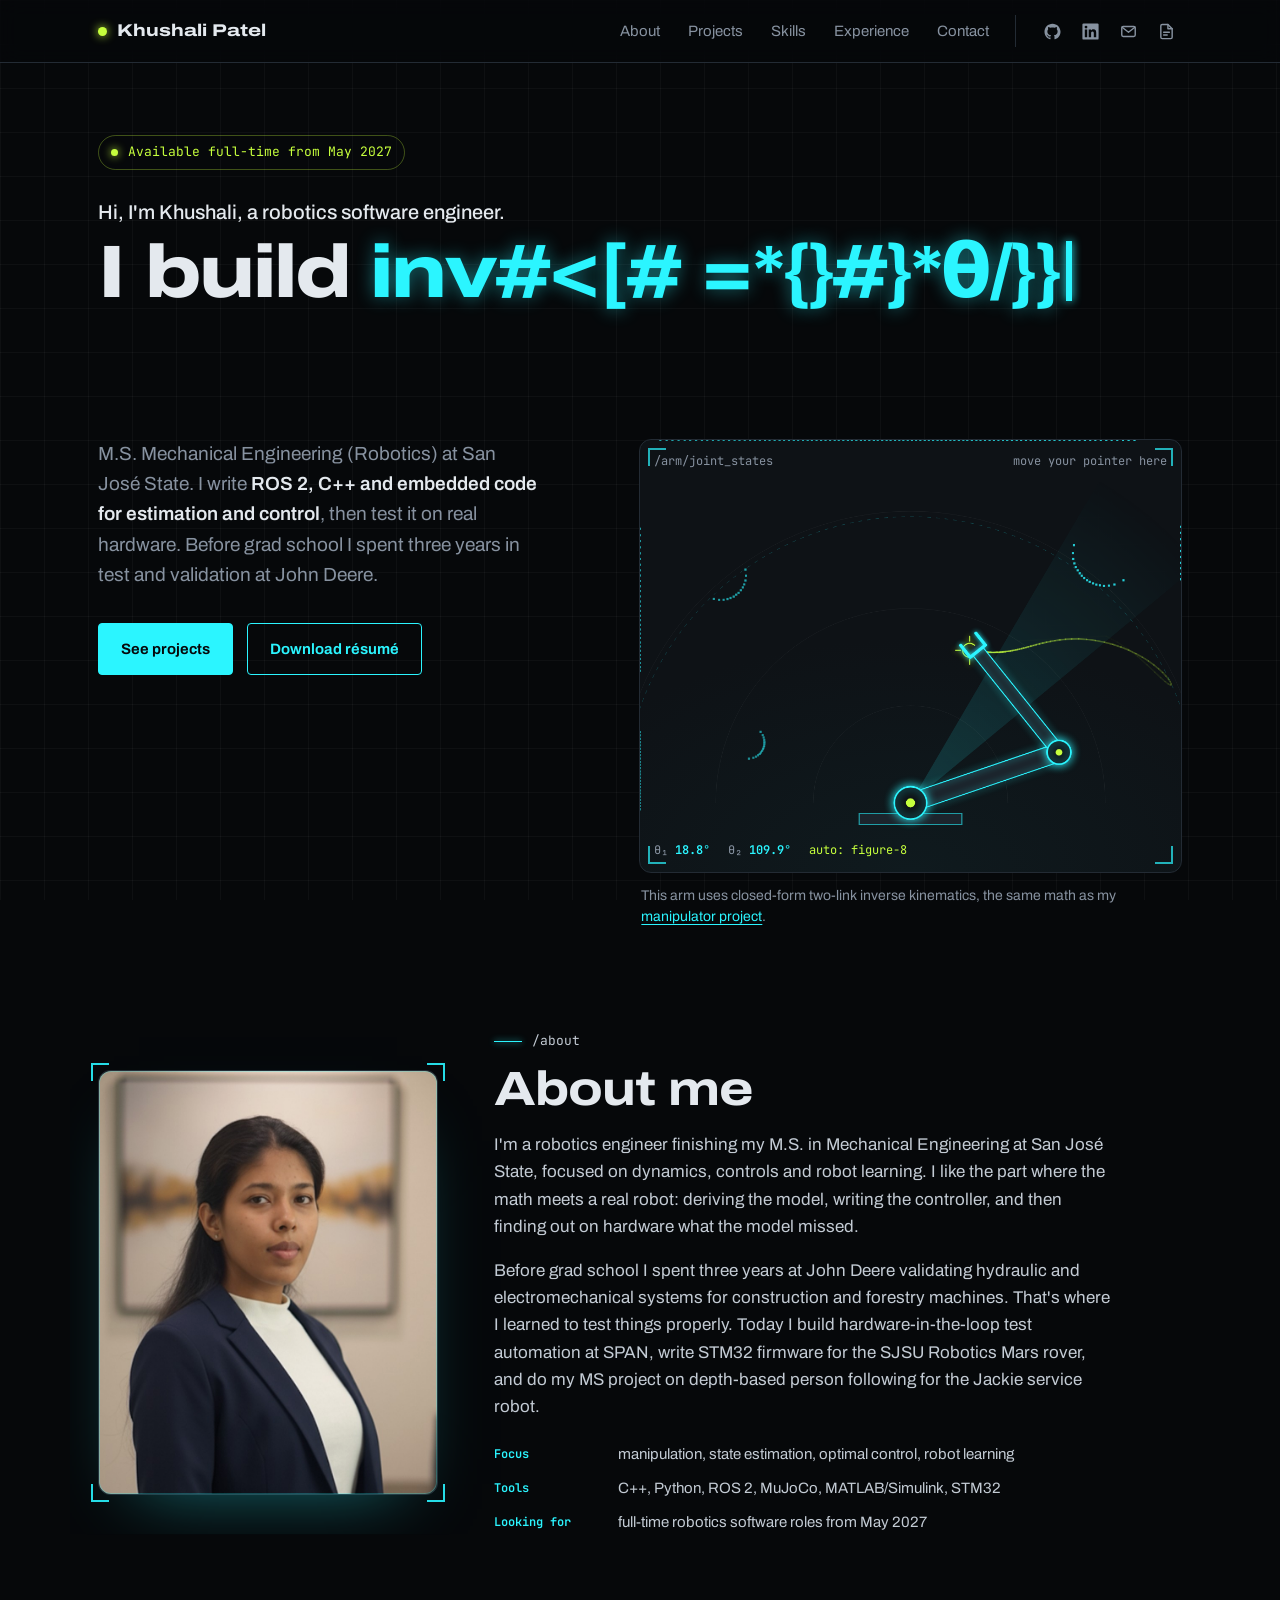
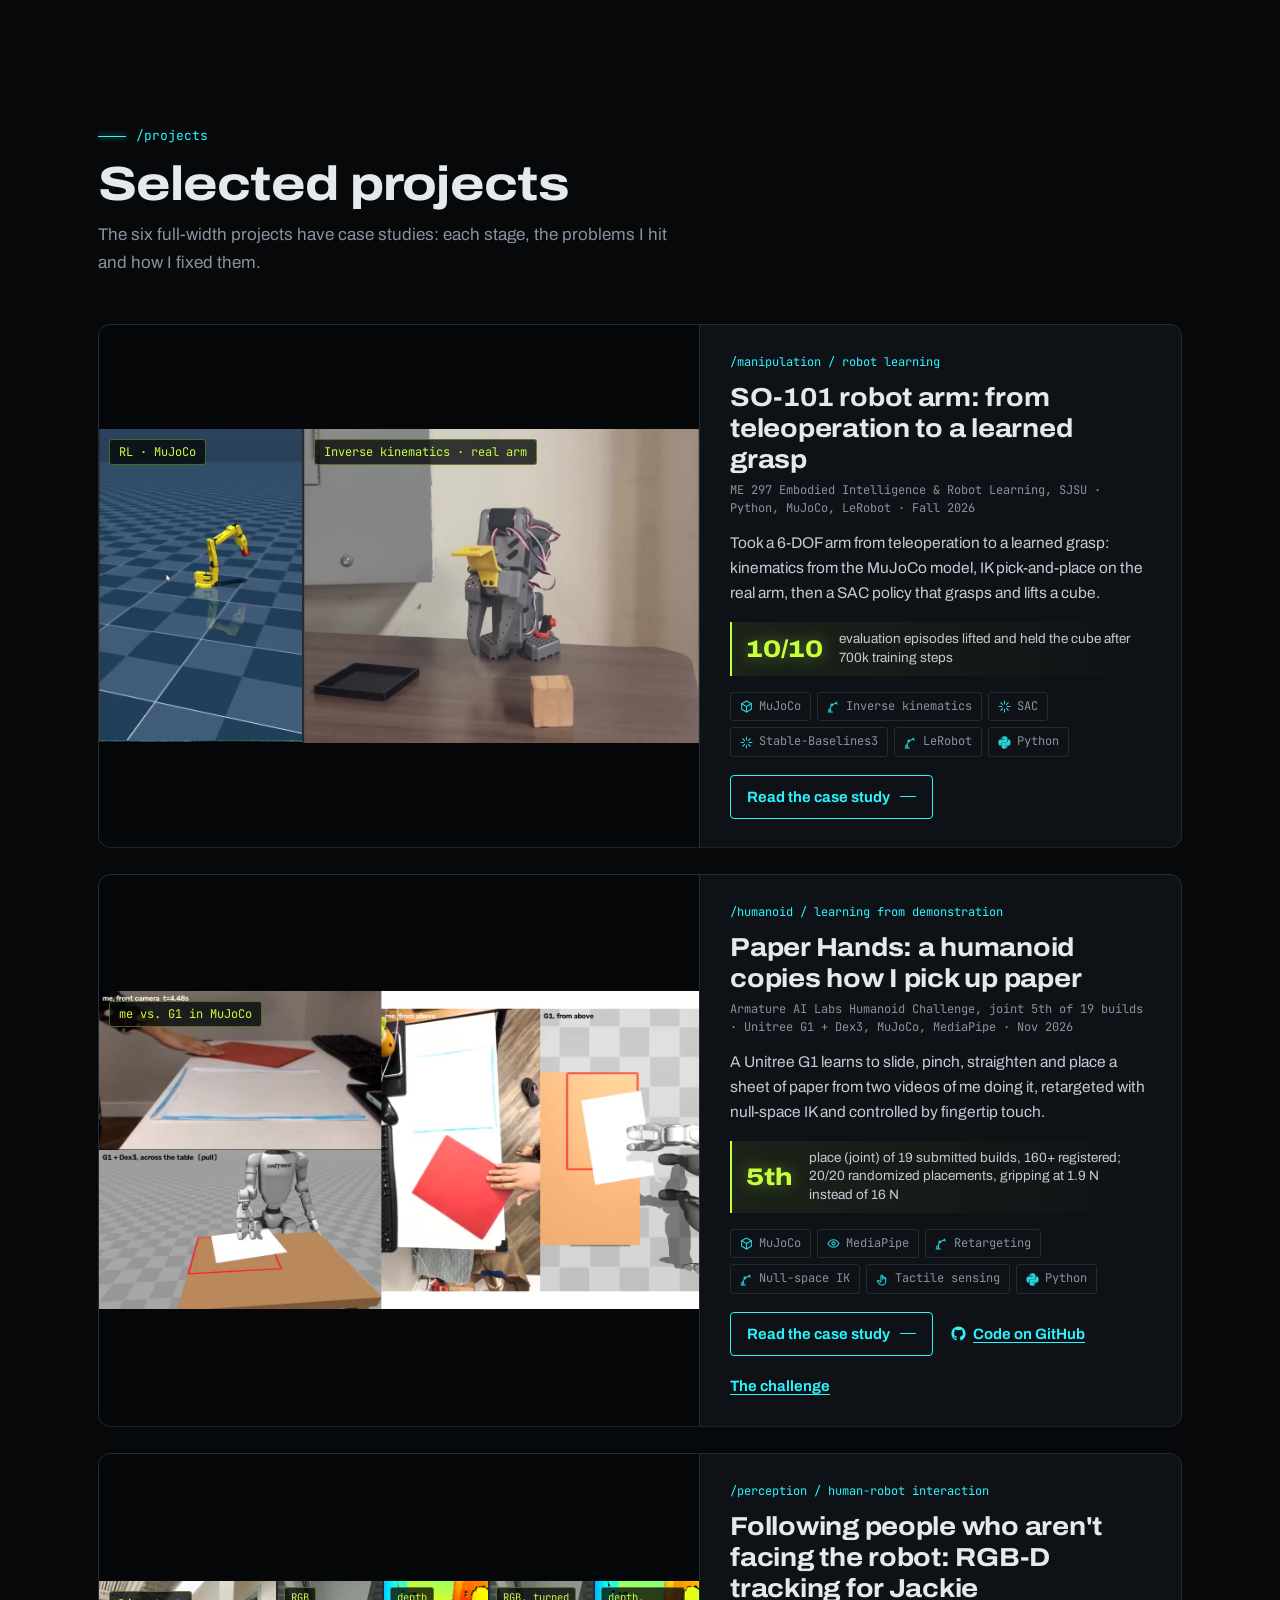
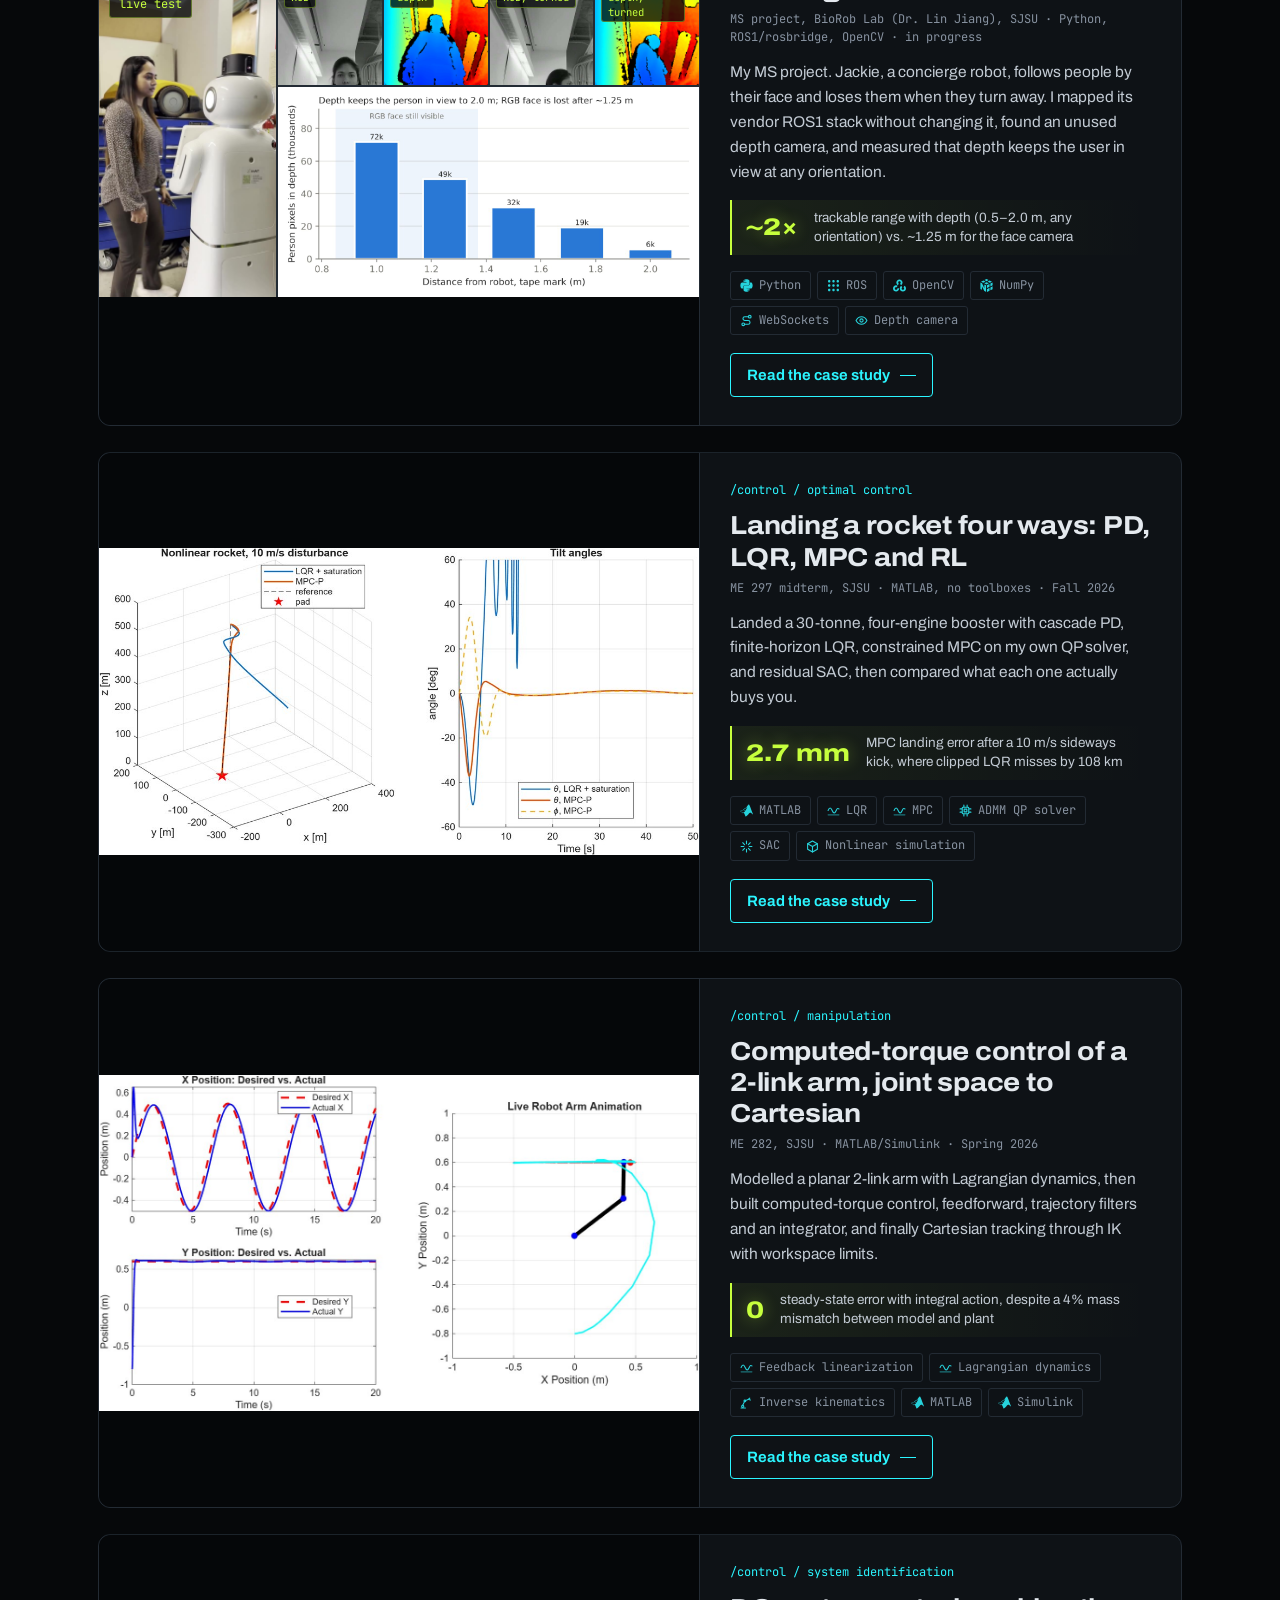
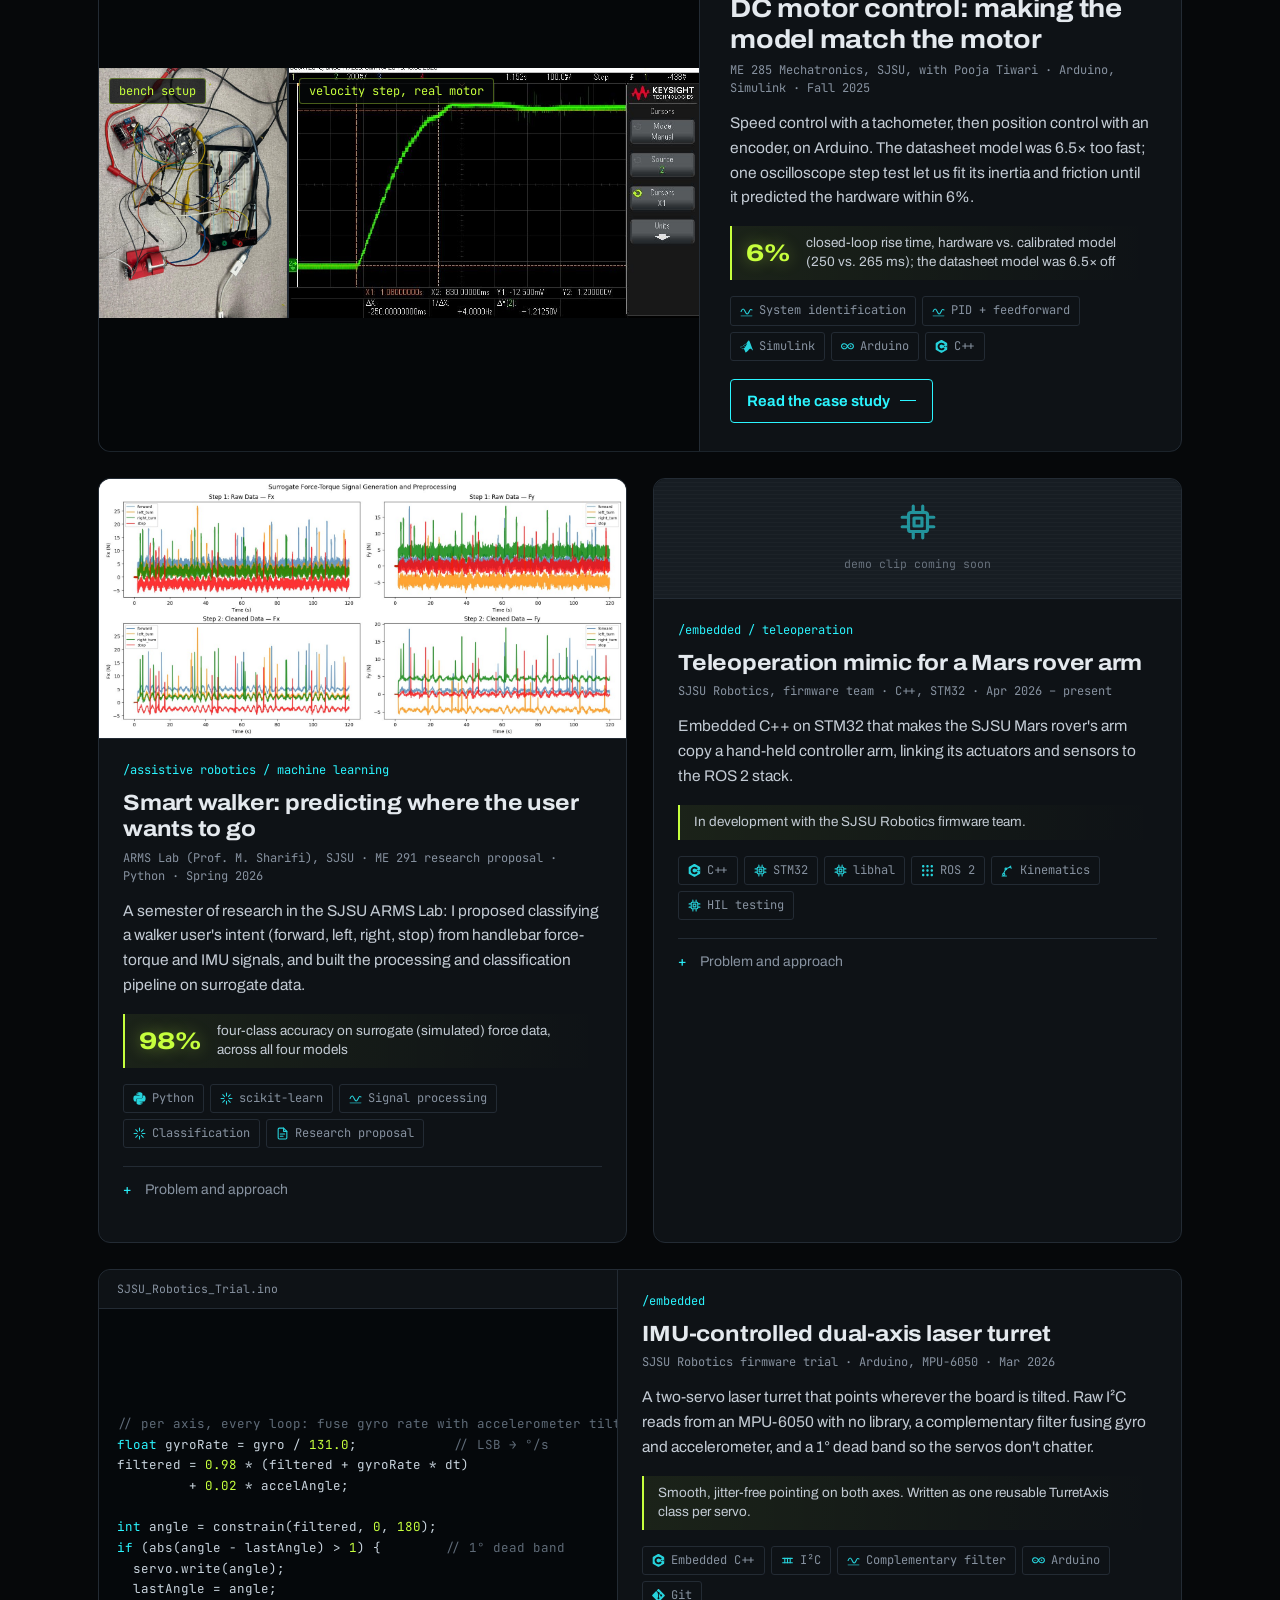
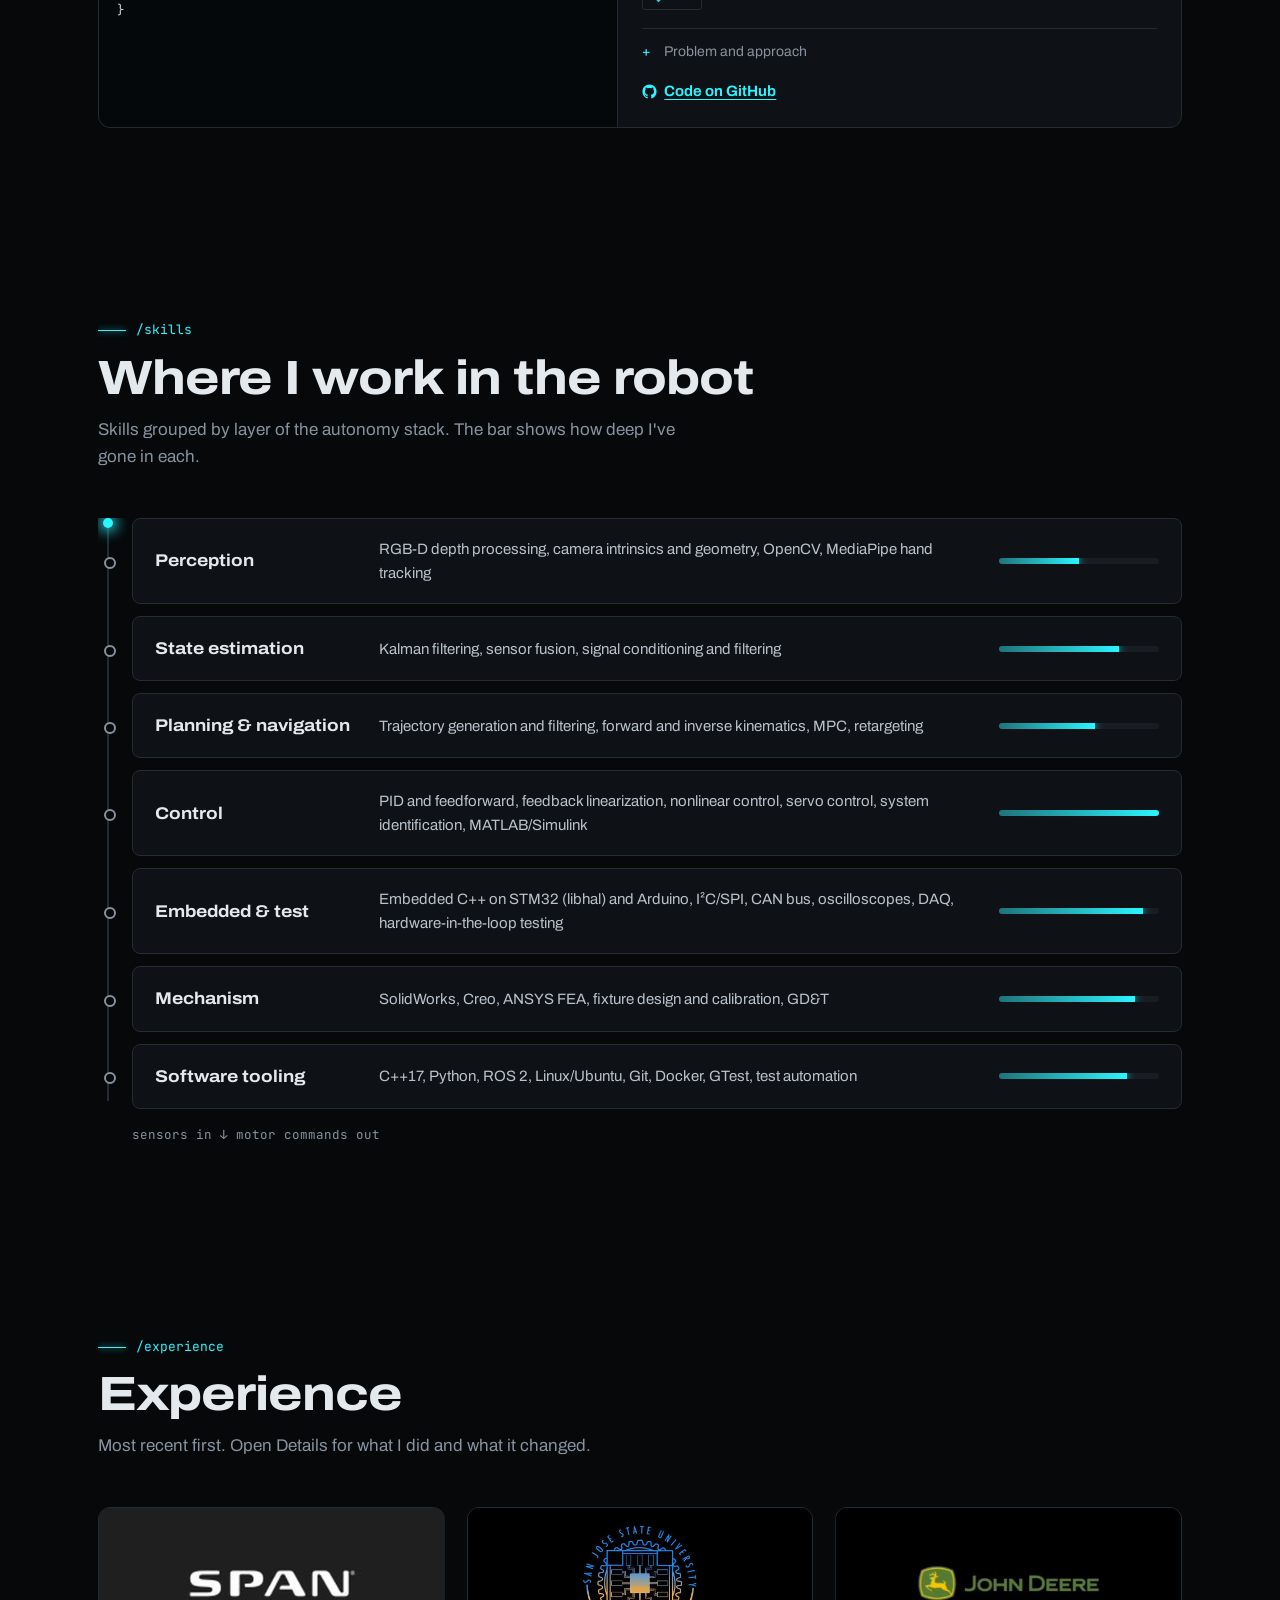
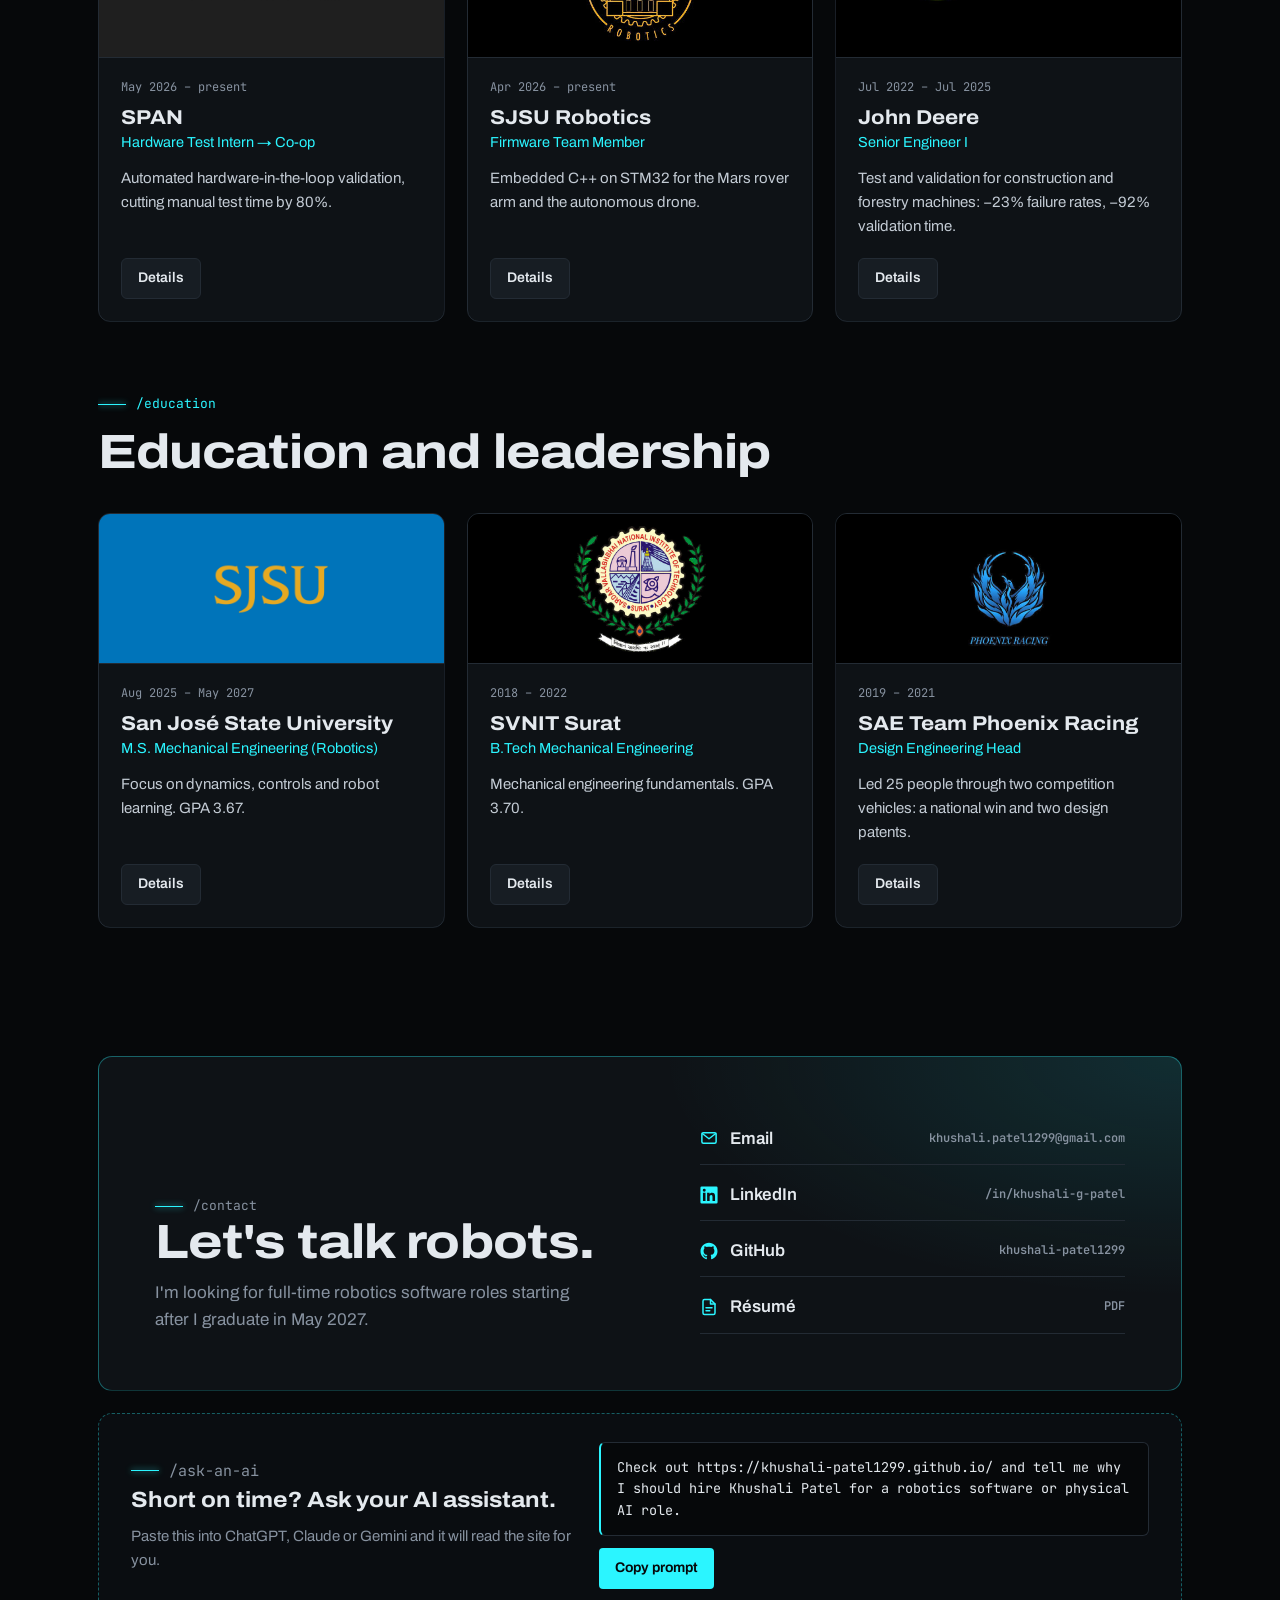
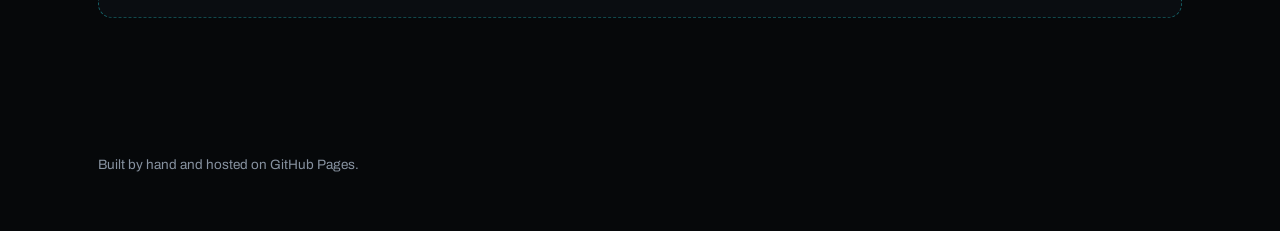
<file: index.html>
<!DOCTYPE html>
<html lang="en">
<head>
<meta charset="utf-8">
<meta name="viewport" content="width=device-width, initial-scale=1">
<title>Khushali Patel — Robotics Software Engineer</title>
<meta name="description" content="Robotics software engineer: ROS 2, C++, state estimation, control and embedded systems.">
<meta property="og:type" content="website">
<meta property="og:url" content="https://khushali-patel1299.github.io/">
<meta property="og:title" content="Khushali Patel — Robotics Software Engineer">
<meta property="og:description" content="Manipulation, control and robot learning, tested on real hardware.">
<meta property="og:image" content="https://khushali-patel1299.github.io/assets/og-image.png">
<meta property="og:image:width" content="1200">
<meta property="og:image:height" content="627">
<meta name="twitter:card" content="summary_large_image">
<meta name="twitter:image" content="https://khushali-patel1299.github.io/assets/og-image.png">
<link rel="preconnect" href="https://fonts.googleapis.com">
<link rel="preconnect" href="https://fonts.gstatic.com" crossorigin>
<link href="https://fonts.googleapis.com/css2?family=Archivo:wdth,wght@62..125,300..800&family=JetBrains+Mono:wght@400;600&display=swap" rel="stylesheet">
<link rel="stylesheet" href="css/site.css">
<link rel="stylesheet" href="css/icons.css">
</head>
<body>
<div class="grid-bg" aria-hidden="true"></div>
<div class="grid-glow" aria-hidden="true"></div>

<ul class="social-rail" aria-label="Contact links"><li><a href="https://github.com/khushali-patel1299" aria-label="GitHub" title="GitHub"><i class="ic ic-github" aria-hidden="true"></i></a></li><li><a href="https://www.linkedin.com/in/khushali-g-patel" aria-label="LinkedIn" title="LinkedIn"><i class="ic ic-linkedin" aria-hidden="true"></i></a></li><li><a href="mailto:khushali.patel1299@gmail.com" aria-label="Email" title="Email"><i class="ic ic-mail" aria-hidden="true"></i></a></li><li><a href="resume.pdf" aria-label="Résumé (PDF)" title="Résumé (PDF)"><i class="ic ic-doc" aria-hidden="true"></i></a></li></ul>
<div class="page">
<header class="nav">
  <div class="wrap">
    <a class="mark" href="#top"><i aria-hidden="true"></i>Khushali Patel</a>
    <div class="nav-right">
    <nav aria-label="Main">
      <ul>
        <li class="hide-sm"><a href="#about">About</a></li>
        <li><a href="#projects">Projects</a></li>
        <li class="hide-sm"><a href="#stack">Skills</a></li>
        <li class="hide-sm"><a href="#experience">Experience</a></li>
        <li><a href="#contact">Contact</a></li>
      </ul>
    </nav>
    <ul class="nav-social"><li class=""><a href="https://github.com/khushali-patel1299" aria-label="GitHub" title="GitHub"><i class="ic ic-github" aria-hidden="true"></i></a></li><li class=""><a href="https://www.linkedin.com/in/khushali-g-patel" aria-label="LinkedIn" title="LinkedIn"><i class="ic ic-linkedin" aria-hidden="true"></i></a></li><li class=""><a href="mailto:khushali.patel1299@gmail.com" aria-label="Email" title="Email"><i class="ic ic-mail" aria-hidden="true"></i></a></li><li class="opt"><a href="resume.pdf" aria-label="Résumé (PDF)" title="Résumé (PDF)"><i class="ic ic-doc" aria-hidden="true"></i></a></li></ul>
    </div>
  </div>
  <div class="progress" id="progress"></div>
</header>

<main id="top">
  <section class="hero">
    <div class="wrap">
      <div class="hero-head">
        <div class="status"><i></i>Available full-time from May 2027</div>
        <p class="hello">Hi, I'm Khushali, a robotics software engineer.</p>
        <h1>I build <span class="rot" id="roles" data-roles="depth perception.|inverse kinematics.|robot learning pipelines.|embedded firmware.|touch-driven grasps.|controllers for real hardware.">depth perception.</span></h1>
      </div>
      <div>
        <p class="lede">M.S. Mechanical Engineering (Robotics) at San José State. I write <strong>ROS 2, C++ and embedded code for estimation and control</strong>, then test it on real hardware. Before grad school I spent three years in test and validation at John Deere.</p>
        <div class="ctas">
          <a class="btn primary" href="#projects">See projects</a>
          <a class="btn ghost" href="resume.pdf">Download résumé</a>
        </div>
      </div>
      <div class="rig-wrap">
      <figure class="rig">
        <canvas id="arm" width="1000" height="800" aria-label="Interactive two-link robot arm. Its gripper follows your pointer using inverse kinematics."></canvas>
        <div class="hud" aria-hidden="true">
          <span class="brk a"></span><span class="brk b"></span><span class="brk c"></span><span class="brk d"></span>
          <div class="tl">/arm/joint_states</div>
          <div class="tr" id="hint">move your pointer here</div>
          <div class="bl"><span>θ₁ <b id="t1">0.0°</b></span><span>θ₂ <b id="t2">0.0°</b></span><span class="live" id="mode">auto: figure-8</span></div>
        </div>
      </figure>
      <p class="rig-note">This arm uses closed-form two-link inverse kinematics, the same math as my <a href="projects/twolink.html">manipulator project</a>.</p>
      </div>
    </div>
  </section>

  <section id="about" style="padding-top:40px">
    <div class="wrap about reveal">
      <figure class="portrait" id="portrait">
        <span class="brk a"></span><span class="brk b"></span><span class="brk c"></span><span class="brk d"></span>
        <!-- YOUR PHOTO: save it as assets/me.jpg (portrait, about 4:5, at least 800 px wide). -->
        <img src="assets/me.jpg" alt="Khushali Patel" width="800" height="1000" onerror="this.closest('.portrait').classList.add('empty');this.remove()">
        <div class="portrait-empty" aria-hidden="true"><i class="ic ic-arm"></i><span>your photo here<br>assets/me.jpg</span></div>
      </figure>
      <div>
        <p class="topic">/about</p>
        <h2>About me</h2>
        <p>I'm a robotics engineer finishing my M.S. in Mechanical Engineering at San José State, focused on dynamics, controls and robot learning. I like the part where the math meets a real robot: deriving the model, writing the controller, and then finding out on hardware what the model missed.</p>
        <p>Before grad school I spent three years at John Deere validating hydraulic and electromechanical systems for construction and forestry machines. That's where I learned to test things properly. Today I build hardware-in-the-loop test automation at SPAN, write STM32 firmware for the SJSU Robotics Mars rover, and do my MS project on depth-based person following for the Jackie service robot.</p>
        <ul class="about-facts">
          <li><b>Focus</b><span>manipulation, state estimation, optimal control, robot learning</span></li>
          <li><b>Tools</b><span>C++, Python, ROS 2, MuJoCo, MATLAB/Simulink, STM32</span></li>
          <li><b>Looking for</b><span>full-time robotics software roles from May 2027</span></li>
        </ul>
      </div>
    </div>
  </section>

  <section id="projects">
    <div class="wrap">
      <div class="reveal">
        <p class="topic">/projects</p>
        <h2>Selected projects</h2>
        <p class="sub">The six full-width projects have case studies: each stage, the problems I hit and how I fixed them.</p>
      </div>
      <div class="projects grid" id="project-list"><article class="card reveal feature"><span class="brk a"></span><span class="brk b"></span><span class="brk c"></span><span class="brk d"></span>
    <a class="media-link" href="projects/so101.html" aria-label="SO-101 robot arm: from teleoperation to a learned grasp: case study"><div class="media-row" ><figure class="" data-ar="468/724"><video src="assets/so101/rl_lift.mp4" poster="assets/so101/rl_lift.jpg" width="468" height="724" data-autoplay="" preload="none" muted="" loop="" playsinline=""></video><figcaption>RL · MuJoCo</figcaption></figure><figure class="" data-ar="1360/1080"><video src="assets/so101/ik_hw.mp4" poster="assets/so101/ik_hw.jpg" width="1360" height="1080" data-autoplay="" preload="none" muted="" loop="" playsinline=""></video><figcaption>Inverse kinematics · real arm</figcaption></figure></div></a>
    <div class="card-body">
      <p class="cat">/manipulation / robot learning</p>
      <h3>SO-101 robot arm: from teleoperation to a learned grasp</h3>
      <p class="ctx">ME 297 Embodied Intelligence &amp; Robot Learning, SJSU · Python, MuJoCo, LeRobot · Fall 2026</p>
      <p class="summary">Took a 6-DOF arm from teleoperation to a learned grasp: kinematics from the MuJoCo model, IK pick-and-place on the real arm, then a SAC policy that grasps and lifts a cube.</p>
      <div class="result"><span class="num" data-count="10/10">10/10</span><span class="what">evaluation episodes lifted and held the cube after 700k training steps</span></div>
      <ul class="tags"><li><i class="ic ic-cube" aria-hidden="true"></i>MuJoCo</li><li><i class="ic ic-arm" aria-hidden="true"></i>Inverse kinematics</li><li><i class="ic ic-spark" aria-hidden="true"></i>SAC</li><li><i class="ic ic-spark" aria-hidden="true"></i>Stable-Baselines3</li><li><i class="ic ic-arm" aria-hidden="true"></i>LeRobot</li><li><i class="ic ic-python" aria-hidden="true"></i>Python</li></ul>
      
      <div class="links"><a class="case-link" href="projects/so101.html">Read the case study</a></div>
    </div>
  </article><article class="card reveal feature"><span class="brk a"></span><span class="brk b"></span><span class="brk c"></span><span class="brk d"></span>
    <a class="media-link" href="projects/humanoid.html" aria-label="Paper Hands: a humanoid copies how I pick up paper: case study"><div class="media-row" ><figure class="" data-ar="1360/720"><video src="assets/humanoid/side_by_side.mp4" poster="assets/humanoid/side_by_side.jpg" width="1360" height="720" data-autoplay="" preload="none" muted="" loop="" playsinline=""></video><figcaption>me vs. G1 in MuJoCo</figcaption></figure></div></a>
    <div class="card-body">
      <p class="cat">/humanoid / learning from demonstration</p>
      <h3>Paper Hands: a humanoid copies how I pick up paper</h3>
      <p class="ctx">Armature AI Labs Humanoid Challenge, joint 5th of 19 builds · Unitree G1 + Dex3, MuJoCo, MediaPipe · Nov 2026</p>
      <p class="summary">A Unitree G1 learns to slide, pinch, straighten and place a sheet of paper from two videos of me doing it, retargeted with null-space IK and controlled by fingertip touch.</p>
      <div class="result"><span class="num" data-count="5th">5th</span><span class="what">place (joint) of 19 submitted builds, 160+ registered; 20/20 randomized placements, gripping at 1.9 N instead of 16 N</span></div>
      <ul class="tags"><li><i class="ic ic-cube" aria-hidden="true"></i>MuJoCo</li><li><i class="ic ic-eye" aria-hidden="true"></i>MediaPipe</li><li><i class="ic ic-arm" aria-hidden="true"></i>Retargeting</li><li><i class="ic ic-arm" aria-hidden="true"></i>Null-space IK</li><li><i class="ic ic-touch" aria-hidden="true"></i>Tactile sensing</li><li><i class="ic ic-python" aria-hidden="true"></i>Python</li></ul>
      
      <div class="links"><a class="case-link" href="projects/humanoid.html">Read the case study</a><a href="https://github.com/khushali-patel1299/Humanoid-Challenge"><i class="ic ic-github" aria-hidden="true"></i> Code on GitHub</a><a href="https://luma.com/784lh668">The challenge</a></div>
    </div>
  </article><article class="card reveal feature"><span class="brk a"></span><span class="brk b"></span><span class="brk c"></span><span class="brk d"></span>
    <a class="media-link" href="projects/jackie.html" aria-label="Following people who aren't facing the robot: RGB-D tracking for Jackie: case study"><div class="media-split" ><div class="media-row" ><figure class="" data-ar="720/1280"><video src="assets/jackie/jackie_live.mp4" poster="assets/jackie/jackie_live.jpg" width="720" height="1280" data-autoplay="" preload="none" muted="" loop="" playsinline=""></video><figcaption>live test</figcaption></figure></div><div class="media-stack"><div class="media-row" ><figure class="" data-ar="480/480"><img src="assets/jackie/rgb_facing.jpg" width="480" height="480" alt="Following people who aren't facing the robot: RGB-D tracking for Jackie" loading="lazy"><figcaption>RGB</figcaption></figure><figure class="" data-ar="480/480"><img src="assets/jackie/depth_facing.jpg" width="480" height="480" alt="Following people who aren't facing the robot: RGB-D tracking for Jackie" loading="lazy"><figcaption>depth</figcaption></figure><figure class="" data-ar="480/480"><img src="assets/jackie/rgb_away.jpg" width="480" height="480" alt="Following people who aren't facing the robot: RGB-D tracking for Jackie" loading="lazy"><figcaption>RGB, turned</figcaption></figure><figure class="" data-ar="480/480"><img src="assets/jackie/depth_away.jpg" width="480" height="480" alt="Following people who aren't facing the robot: RGB-D tracking for Jackie" loading="lazy"><figcaption>depth, turned</figcaption></figure></div><div class="media-row" ><figure class="white" data-ar="1280/640"><img src="assets/jackie/range_chart.jpg" width="1280" height="640" alt="Following people who aren't facing the robot: RGB-D tracking for Jackie" loading="lazy"></figure></div></div></div></a>
    <div class="card-body">
      <p class="cat">/perception / human-robot interaction</p>
      <h3>Following people who aren't facing the robot: RGB-D tracking for Jackie</h3>
      <p class="ctx">MS project, BioRob Lab (Dr. Lin Jiang), SJSU · Python, ROS1/rosbridge, OpenCV · in progress</p>
      <p class="summary">My MS project. Jackie, a concierge robot, follows people by their face and loses them when they turn away. I mapped its vendor ROS1 stack without changing it, found an unused depth camera, and measured that depth keeps the user in view at any orientation.</p>
      <div class="result"><span class="num" data-count="~2×">~2×</span><span class="what">trackable range with depth (0.5–2.0 m, any orientation) vs. ~1.25 m for the face camera</span></div>
      <ul class="tags"><li><i class="ic ic-python" aria-hidden="true"></i>Python</li><li><i class="ic ic-ros" aria-hidden="true"></i>ROS</li><li><i class="ic ic-opencv" aria-hidden="true"></i>OpenCV</li><li><i class="ic ic-numpy" aria-hidden="true"></i>NumPy</li><li><i class="ic ic-route" aria-hidden="true"></i>WebSockets</li><li><i class="ic ic-eye" aria-hidden="true"></i>Depth camera</li></ul>
      
      <div class="links"><a class="case-link" href="projects/jackie.html">Read the case study</a></div>
    </div>
  </article><article class="card reveal feature"><span class="brk a"></span><span class="brk b"></span><span class="brk c"></span><span class="brk d"></span>
    <a class="media-link" href="projects/rocket.html" aria-label="Landing a rocket four ways: PD, LQR, MPC and RL: case study"><div class="media-row" ><figure class="white" data-ar="1100/563"><img src="assets/rocket/mpc_hard_case.jpg" width="1100" height="563" alt="Landing a rocket four ways: PD, LQR, MPC and RL" loading="lazy"></figure></div></a>
    <div class="card-body">
      <p class="cat">/control / optimal control</p>
      <h3>Landing a rocket four ways: PD, LQR, MPC and RL</h3>
      <p class="ctx">ME 297 midterm, SJSU · MATLAB, no toolboxes · Fall 2026</p>
      <p class="summary">Landed a 30-tonne, four-engine booster with cascade PD, finite-horizon LQR, constrained MPC on my own QP solver, and residual SAC, then compared what each one actually buys you.</p>
      <div class="result"><span class="num" data-count="2.7 mm">2.7 mm</span><span class="what">MPC landing error after a 10 m/s sideways kick, where clipped LQR misses by 108 km</span></div>
      <ul class="tags"><li><i class="ic ic-matlab" aria-hidden="true"></i>MATLAB</li><li><i class="ic ic-wave" aria-hidden="true"></i>LQR</li><li><i class="ic ic-wave" aria-hidden="true"></i>MPC</li><li><i class="ic ic-chip" aria-hidden="true"></i>ADMM QP solver</li><li><i class="ic ic-spark" aria-hidden="true"></i>SAC</li><li><i class="ic ic-cube" aria-hidden="true"></i>Nonlinear simulation</li></ul>
      
      <div class="links"><a class="case-link" href="projects/rocket.html">Read the case study</a></div>
    </div>
  </article><article class="card reveal feature"><span class="brk a"></span><span class="brk b"></span><span class="brk c"></span><span class="brk d"></span>
    <a class="media-link" href="projects/twolink.html" aria-label="Computed-torque control of a 2-link arm, joint space to Cartesian: case study"><div class="media-row" ><figure class="white" data-ar="1288/720"><img src="assets/twolink/line_sigma10.jpg" width="1288" height="720" alt="Computed-torque control of a 2-link arm, joint space to Cartesian" loading="lazy"></figure></div></a>
    <div class="card-body">
      <p class="cat">/control / manipulation</p>
      <h3>Computed-torque control of a 2-link arm, joint space to Cartesian</h3>
      <p class="ctx">ME 282, SJSU · MATLAB/Simulink · Spring 2026</p>
      <p class="summary">Modelled a planar 2-link arm with Lagrangian dynamics, then built computed-torque control, feedforward, trajectory filters and an integrator, and finally Cartesian tracking through IK with workspace limits.</p>
      <div class="result"><span class="num" data-count="0">0</span><span class="what">steady-state error with integral action, despite a 4% mass mismatch between model and plant</span></div>
      <ul class="tags"><li><i class="ic ic-wave" aria-hidden="true"></i>Feedback linearization</li><li><i class="ic ic-wave" aria-hidden="true"></i>Lagrangian dynamics</li><li><i class="ic ic-arm" aria-hidden="true"></i>Inverse kinematics</li><li><i class="ic ic-matlab" aria-hidden="true"></i>MATLAB</li><li><i class="ic ic-matlab" aria-hidden="true"></i>Simulink</li></ul>
      
      <div class="links"><a class="case-link" href="projects/twolink.html">Read the case study</a></div>
    </div>
  </article><article class="card reveal feature"><span class="brk a"></span><span class="brk b"></span><span class="brk c"></span><span class="brk d"></span>
    <a class="media-link" href="projects/dcmotor.html" aria-label="DC motor control: making the model match the motor: case study"><div class="media-row" ><figure class="" data-ar="1200/1600"><img src="assets/dcmotor/setup_position.jpg" width="1200" height="1600" alt="DC motor control: making the model match the motor" loading="lazy"><figcaption>bench setup</figcaption></figure><figure class="" data-ar="800/489"><img src="assets/dcmotor/scope_closed_loop.jpg" width="800" height="489" alt="DC motor control: making the model match the motor" loading="lazy"><figcaption>velocity step, real motor</figcaption></figure></div></a>
    <div class="card-body">
      <p class="cat">/control / system identification</p>
      <h3>DC motor control: making the model match the motor</h3>
      <p class="ctx">ME 285 Mechatronics, SJSU, with Pooja Tiwari · Arduino, Simulink · Fall 2025</p>
      <p class="summary">Speed control with a tachometer, then position control with an encoder, on Arduino. The datasheet model was 6.5× too fast; one oscilloscope step test let us fit its inertia and friction until it predicted the hardware within 6%.</p>
      <div class="result"><span class="num" data-count="6%">6%</span><span class="what">closed-loop rise time, hardware vs. calibrated model (250 vs. 265 ms); the datasheet model was 6.5× off</span></div>
      <ul class="tags"><li><i class="ic ic-wave" aria-hidden="true"></i>System identification</li><li><i class="ic ic-wave" aria-hidden="true"></i>PID + feedforward</li><li><i class="ic ic-matlab" aria-hidden="true"></i>Simulink</li><li><i class="ic ic-arduino" aria-hidden="true"></i>Arduino</li><li><i class="ic ic-cplusplus" aria-hidden="true"></i>C++</li></ul>
      
      <div class="links"><a class="case-link" href="projects/dcmotor.html">Read the case study</a></div>
    </div>
  </article><article class="card reveal"><span class="brk a"></span><span class="brk b"></span><span class="brk c"></span><span class="brk d"></span>
    <div class="media-row" ><figure class="white" data-ar="1536/754"><img src="assets/walker/preprocessing.jpg" width="1536" height="754" alt="Smart walker: predicting where the user wants to go" loading="lazy"></figure></div>
    <div class="card-body">
      <p class="cat">/assistive robotics / machine learning</p>
      <h3>Smart walker: predicting where the user wants to go</h3>
      <p class="ctx">ARMS Lab (Prof. M. Sharifi), SJSU · ME 291 research proposal · Python · Spring 2026</p>
      <p class="summary">A semester of research in the SJSU ARMS Lab: I proposed classifying a walker user's intent (forward, left, right, stop) from handlebar force-torque and IMU signals, and built the processing and classification pipeline on surrogate data.</p>
      <div class="result"><span class="num" data-count="98%">98%</span><span class="what">four-class accuracy on surrogate (simulated) force data, across all four models</span></div>
      <ul class="tags"><li><i class="ic ic-python" aria-hidden="true"></i>Python</li><li><i class="ic ic-spark" aria-hidden="true"></i>scikit-learn</li><li><i class="ic ic-wave" aria-hidden="true"></i>Signal processing</li><li><i class="ic ic-spark" aria-hidden="true"></i>Classification</li><li><i class="ic ic-doc" aria-hidden="true"></i>Research proposal</li></ul>
      <details><summary>Problem and approach</summary><dl class="pa"><dt>Problem</dt><dd>The walker reads user intent with hand-tuned force rules that break across users and conditions.</dd><dt>Approach</dt><dd>Wrote the research proposal and built the full pipeline on surrogate 100 Hz force data: Butterworth filtering, offset correction, dead-zone thresholding, 0.5 s sliding-window features, and four classifiers compared per class. The proposal planned real-participant data and a ROS 2 shared-control node as follow-on work.</dd></dl></details>
      
    </div>
  </article><article class="card reveal"><span class="brk a"></span><span class="brk b"></span><span class="brk c"></span><span class="brk d"></span>
    <div class="media empty band"><i class="ic ic-chip" aria-hidden="true"></i><span>demo clip coming soon</span></div>
    <div class="card-body">
      <p class="cat">/embedded / teleoperation</p>
      <h3>Teleoperation mimic for a Mars rover arm</h3>
      <p class="ctx">SJSU Robotics, firmware team · C++, STM32 · Apr 2026 – present</p>
      <p class="summary">Embedded C++ on STM32 that makes the SJSU Mars rover's arm copy a hand-held controller arm, linking its actuators and sensors to the ROS 2 stack.</p>
      <div class="result"><span class="what">In development with the SJSU Robotics firmware team.</span></div>
      <ul class="tags"><li><i class="ic ic-cplusplus" aria-hidden="true"></i>C++</li><li><i class="ic ic-chip" aria-hidden="true"></i>STM32</li><li><i class="ic ic-chip" aria-hidden="true"></i>libhal</li><li><i class="ic ic-ros" aria-hidden="true"></i>ROS 2</li><li><i class="ic ic-arm" aria-hidden="true"></i>Kinematics</li><li><i class="ic ic-chip" aria-hidden="true"></i>HIL testing</li></ul>
      <details><summary>Problem and approach</summary><dl class="pa"><dt>Problem</dt><dd>Operators need the rover's arm to copy a hand-held controller arm smoothly and accurately.</dd><dt>Approach</dt><dd>Writing embedded C++ with libhal on STM32 that connects the arm's actuators and sensors to the ROS 2 stack. Tuning servo control and feedback linearization using forward and inverse kinematics, and checking board bring-up with hardware-in-the-loop tests.</dd></dl></details>
      
    </div>
  </article><article class="card reveal"><span class="brk a"></span><span class="brk b"></span><span class="brk c"></span><span class="brk d"></span>
    <div class="media code-media"><span class="code-file">SJSU_Robotics_Trial.ino</span><pre><span class="c">// per axis, every loop: fuse gyro rate with accelerometer tilt</span>
<span class="k">float</span> gyroRate = gyro / <span class="n">131.0</span>;            <span class="c">// LSB → °/s</span>
filtered = <span class="n">0.98</span> * (filtered + gyroRate * dt)
         + <span class="n">0.02</span> * accelAngle;

<span class="k">int</span> angle = constrain(filtered, <span class="n">0</span>, <span class="n">180</span>);
<span class="k">if</span> (abs(angle - lastAngle) &gt; <span class="n">1</span>) {        <span class="c">// 1° dead band</span>
  servo.write(angle);
  lastAngle = angle;
}</pre></div>
    <div class="card-body">
      <p class="cat">/embedded</p>
      <h3>IMU-controlled dual-axis laser turret</h3>
      <p class="ctx">SJSU Robotics firmware trial · Arduino, MPU-6050 · Mar 2026</p>
      <p class="summary">A two-servo laser turret that points wherever the board is tilted. Raw I²C reads from an MPU-6050 with no library, a complementary filter fusing gyro and accelerometer, and a 1° dead band so the servos don't chatter.</p>
      <div class="result"><span class="what">Smooth, jitter-free pointing on both axes. Written as one reusable TurretAxis class per servo.</span></div>
      <ul class="tags"><li><i class="ic ic-cplusplus" aria-hidden="true"></i>Embedded C++</li><li><i class="ic ic-bus" aria-hidden="true"></i>I²C</li><li><i class="ic ic-wave" aria-hidden="true"></i>Complementary filter</li><li><i class="ic ic-arduino" aria-hidden="true"></i>Arduino</li><li><i class="ic ic-git" aria-hidden="true"></i>Git</li></ul>
      <details><summary>Problem and approach</summary><dl class="pa"><dt>Problem</dt><dd>Point a two-servo laser turret wherever the breadboard is tilted, in real time and without jitter.</dd><dt>Approach</dt><dd>Read all 14 bytes of accelerometer and gyro data in one 400 kHz I²C burst. Each axis fuses gyro rate and accelerometer tilt with a 0.98/0.02 complementary filter, and only writes to the servo when the angle changes by more than 1°. A 100-sample circular buffer tracks a running mean and standard deviation for noise monitoring, and the loop rate and stats print to serial every 400 ms on a millis() timer.</dd></dl></details>
      <div class="links"><a href="https://github.com/khushali-patel1299/SJSU-Robotics-Turret-Trial"><i class="ic ic-github" aria-hidden="true"></i> Code on GitHub</a></div>
    </div>
  </article></div>
    </div>
  </section>

  <section id="stack">
    <div class="wrap">
      <div class="reveal">
        <p class="topic">/skills</p>
        <h2>Where I work in the robot</h2>
        <p class="sub">Skills grouped by layer of the autonomy stack. The bar shows how deep I've gone in each.</p>
      </div>
      <div class="pipe reveal" id="stack-list"><span class="pulse" aria-hidden="true"></span><div class="layer"><h4>Perception</h4><p>RGB-D depth processing, camera intrinsics and geometry, OpenCV, MediaPipe hand tracking</p>
   <div class="meter" role="img" aria-label="50% depth"><i style="--w:50%"></i></div></div><div class="layer"><h4>State estimation</h4><p>Kalman filtering, sensor fusion, signal conditioning and filtering</p>
   <div class="meter" role="img" aria-label="75% depth"><i style="--w:75%"></i></div></div><div class="layer"><h4>Planning &amp; navigation</h4><p>Trajectory generation and filtering, forward and inverse kinematics, MPC, retargeting</p>
   <div class="meter" role="img" aria-label="60% depth"><i style="--w:60%"></i></div></div><div class="layer"><h4>Control</h4><p>PID and feedforward, feedback linearization, nonlinear control, servo control, system identification, MATLAB/Simulink</p>
   <div class="meter" role="img" aria-label="100% depth"><i style="--w:100%"></i></div></div><div class="layer"><h4>Embedded &amp; test</h4><p>Embedded C++ on STM32 (libhal) and Arduino, I²C/SPI, CAN bus, oscilloscopes, DAQ, hardware-in-the-loop testing</p>
   <div class="meter" role="img" aria-label="90% depth"><i style="--w:90%"></i></div></div><div class="layer"><h4>Mechanism</h4><p>SolidWorks, Creo, ANSYS FEA, fixture design and calibration, GD&amp;T</p>
   <div class="meter" role="img" aria-label="85% depth"><i style="--w:85%"></i></div></div><div class="layer"><h4>Software tooling</h4><p>C++17, Python, ROS 2, Linux/Ubuntu, Git, Docker, GTest, test automation</p>
   <div class="meter" role="img" aria-label="80% depth"><i style="--w:80%"></i></div></div></div>
      <p class="flow-note">sensors in ↓ motor commands out</p>
    </div>
  </section>

  <section id="experience">
    <div class="wrap">
      <div class="reveal">
        <p class="topic">/experience</p>
        <h2>Experience</h2>
        <p class="sub">Most recent first. Open Details for what I did and what it changed.</p>
      </div>
      <div class="orgs" id="work-cards"><article class="org reveal">
  <div class="org-logo has-img" style="background:#1f1f1f"><img src="assets/logos/span.png" alt="SPAN logo" style="width:52%"></div>
  <div class="org-body">
    <p class="when">May 2026 – present</p>
    <h3>SPAN</h3>
    <p class="role">Hardware Test Intern → Co-op</p>
    <p class="blurb">Automated hardware-in-the-loop validation, cutting manual test time by 80%.</p>
    <button class="org-btn" data-kind="work" data-i="0">Details</button>
  </div></article><article class="org reveal">
  <div class="org-logo has-img" style="background:#000"><img src="assets/logos/sjsu_robotics.png" alt="SJSU Robotics logo"></div>
  <div class="org-body">
    <p class="when">Apr 2026 – present</p>
    <h3>SJSU Robotics</h3>
    <p class="role">Firmware Team Member</p>
    <p class="blurb">Embedded C++ on STM32 for the Mars rover arm and the autonomous drone.</p>
    <button class="org-btn" data-kind="work" data-i="1">Details</button>
  </div></article><article class="org reveal">
  <div class="org-logo has-img" style="background:#000"><img src="assets/logos/johndeere.png" alt="John Deere logo"></div>
  <div class="org-body">
    <p class="when">Jul 2022 – Jul 2025</p>
    <h3>John Deere</h3>
    <p class="role">Senior Engineer I</p>
    <p class="blurb">Test and validation for construction and forestry machines: −23% failure rates, −92% validation time.</p>
    <button class="org-btn" data-kind="work" data-i="2">Details</button>
  </div></article></div>
      <div class="reveal" style="margin-top:72px">
        <p class="topic">/education</p>
        <h2>Education and leadership</h2>
      </div>
      <div class="orgs" id="edu-cards" style="margin-top:36px"><article class="org reveal">
  <div class="org-logo has-img" style="background:#0074ba"><img src="assets/logos/sjsu.png" alt="San José State University logo"></div>
  <div class="org-body">
    <p class="when">Aug 2025 – May 2027</p>
    <h3>San José State University</h3>
    <p class="role">M.S. Mechanical Engineering (Robotics)</p>
    <p class="blurb">Focus on dynamics, controls and robot learning. GPA 3.67.</p>
    <button class="org-btn" data-kind="edu" data-i="0">Details</button>
  </div></article><article class="org reveal">
  <div class="org-logo has-img" style="background:#000"><img src="assets/logos/svnit.png" alt="SVNIT Surat logo"></div>
  <div class="org-body">
    <p class="when">2018 – 2022</p>
    <h3>SVNIT Surat</h3>
    <p class="role">B.Tech Mechanical Engineering</p>
    <p class="blurb">Mechanical engineering fundamentals. GPA 3.70.</p>
    <button class="org-btn" data-kind="edu" data-i="1">Details</button>
  </div></article><article class="org reveal">
  <div class="org-logo has-img" style="background:#000"><img src="assets/logos/phoenix.png" alt="SAE Team Phoenix Racing logo"></div>
  <div class="org-body">
    <p class="when">2019 – 2021</p>
    <h3>SAE Team Phoenix Racing</h3>
    <p class="role">Design Engineering Head</p>
    <p class="blurb">Led 25 people through two competition vehicles: a national win and two design patents.</p>
    <button class="org-btn" data-kind="edu" data-i="2">Details</button>
  </div></article></div>
    </div>
  </section>

  <dialog class="org-dialog" id="org-dialog" aria-labelledby="org-dialog-title">
    <div class="od-head"><div class="od-logo" id="org-dialog-logo"></div><div><h3 id="org-dialog-title"></h3><p class="od-meta" id="org-dialog-meta"></p></div></div>
    <ul id="org-dialog-points"></ul>
    <button class="btn ghost od-close" id="org-dialog-close">Close</button>
  </dialog>

  <section id="contact" style="padding-top:32px">
    <div class="wrap">
      <div class="contact reveal">
        <div>
          <p class="topic">/contact</p>
          <h2>Let's talk robots.</h2>
          <p>I'm looking for full-time robotics software roles starting after I graduate in May 2027.</p>
        </div>
        <ul>
          <li><a href="mailto:khushali.patel1299@gmail.com"><span class="lbl"><i class="ic ic-mail" aria-hidden="true"></i>Email</span> <span>khushali.patel1299@gmail.com</span></a></li>
          <li><a href="https://www.linkedin.com/in/khushali-g-patel"><span class="lbl"><i class="ic ic-linkedin" aria-hidden="true"></i>LinkedIn</span> <span>/in/khushali-g-patel</span></a></li>
          <li><a href="https://github.com/khushali-patel1299"><span class="lbl"><i class="ic ic-github" aria-hidden="true"></i>GitHub</span> <span>khushali-patel1299</span></a></li>
          <li><a href="resume.pdf"><span class="lbl"><i class="ic ic-doc" aria-hidden="true"></i>Résumé</span> <span>PDF</span></a></li>
        </ul>
      </div>
      <div class="ask-ai reveal">
        <div>
          <p class="topic">/ask-an-ai</p>
          <h3>Short on time? Ask your AI assistant.</h3>
          <p>Paste this into ChatGPT, Claude or Gemini and it will read the site for you.</p>
        </div>
        <div class="ask-box">
          <code id="ai-prompt">Check out https://khushali-patel1299.github.io/ and tell me why I should hire Khushali Patel for a robotics software or physical AI role.</code>
          <button class="ask-copy" id="ai-copy" type="button">Copy prompt</button>
        </div>
      </div>
    </div>
  </section>
</main>

<footer>
  <div class="wrap">Built by hand and hosted on GitHub Pages.</div>
</footer>
</div>

<script>
/* =====================================================================
   EDIT YOUR CONTENT HERE. Everything below the content block renders it.
   For media, put files in an /assets folder and set e.g. media:"assets/turret.gif"
   (or .mp4). Leave media empty to show a placeholder box.
   ===================================================================== */
const PROJECTS = [
  {
    title: "SO-101 robot arm: from teleoperation to a learned grasp",
    category: "manipulation / robot learning",
    summary: "Took a 6-DOF arm from teleoperation to a learned grasp: kinematics from the MuJoCo model, IK pick-and-place on the real arm, then a SAC policy that grasps and lifts a cube.",
    context: "ME 297 Embodied Intelligence & Robot Learning, SJSU · Python, MuJoCo, LeRobot · Fall 2026",
    problem: "Take a low-cost 6-DOF arm from first teleoperation to picking up a cube on its own, in simulation and on the real robot.",
    approach: "Built forward kinematics from the MuJoCo model, solved closed-form inverse kinematics and ran IK pick-and-place on hardware. Then trained a SAC policy to grasp and lift a cube in simulation.",
    resultNum: "10/10",
    resultText: "evaluation episodes lifted and held the cube after 700k training steps",
    tags: ["MuJoCo", "Inverse kinematics", "SAC", "Stable-Baselines3", "LeRobot", "Python"],
    feature: true,
    media: [{src:"assets/so101/rl_lift.mp4", w:468, h:724, label:"RL · MuJoCo"}, {src:"assets/so101/ik_hw.mp4", w:1360, h:1080, label:"Inverse kinematics · real arm"}],
    caseStudy: "projects/so101.html",
    links: []
  },
  {
    title: "Paper Hands: a humanoid copies how I pick up paper",
    category: "humanoid / learning from demonstration",
    summary: "A Unitree G1 learns to slide, pinch, straighten and place a sheet of paper from two videos of me doing it, retargeted with null-space IK and controlled by fingertip touch.",
    context: "Armature AI Labs Humanoid Challenge, joint 5th of 19 builds · Unitree G1 + Dex3, MuJoCo, MediaPipe · Nov 2026",
    problem: "Teach a humanoid to slide a sheet of paper to the table edge, pinch it, lift it, straighten it and lay it inside a target, using only videos of me doing it.",
    approach: "Measured my hand and the sheet from two cameras with MediaPipe and a colour tracker, retargeted the motion to the G1 arm with damped least-squares IK, and closed the loop with fingertip touch sensors.",
    resultNum: "5th",
    resultText: "place (joint) of 19 submitted builds, 160+ registered; 20/20 randomized placements, gripping at 1.9 N instead of 16 N",
    tags: ["MuJoCo", "MediaPipe", "Retargeting", "Null-space IK", "Tactile sensing", "Python"],
    feature: true,
    media: [{src:"assets/humanoid/side_by_side.mp4", w:1360, h:720, label:"me vs. G1 in MuJoCo"}],
    caseStudy: "projects/humanoid.html",
    links: [{label:"Code on GitHub", href:"https://github.com/khushali-patel1299/Humanoid-Challenge"}, {label:"The challenge", href:"https://luma.com/784lh668"}]
  },
  {
    title: "Following people who aren't facing the robot: RGB-D tracking for Jackie",
    category: "perception / human-robot interaction",
    summary: "My MS project. Jackie, a concierge robot, follows people by their face and loses them when they turn away. I mapped its vendor ROS1 stack without changing it, found an unused depth camera, and measured that depth keeps the user in view at any orientation.",
    context: "MS project, BioRob Lab (Dr. Lin Jiang), SJSU · Python, ROS1/rosbridge, OpenCV · in progress",
    problem: "Face-based following fails when the user turns away or steps back.",
    approach: "Non-invasive probes, depth camera characterization, range and orientation datasets; Kalman tracker next.",
    resultNum: "~2×",
    resultText: "trackable range with depth (0.5–2.0 m, any orientation) vs. ~1.25 m for the face camera",
    tags: ["Python", "ROS", "OpenCV", "NumPy", "WebSockets", "Depth camera"],
    feature: true,
    mediaSide: {src:"assets/jackie/jackie_live.mp4", w:720, h:1280, label:"live test"},
    mediaRows: [
      [{src:"assets/jackie/rgb_facing.jpg", w:480, h:480, label:"RGB"}, {src:"assets/jackie/depth_facing.jpg", w:480, h:480, label:"depth"},
       {src:"assets/jackie/rgb_away.jpg", w:480, h:480, label:"RGB, turned"}, {src:"assets/jackie/depth_away.jpg", w:480, h:480, label:"depth, turned"}],
      [{src:"assets/jackie/range_chart.jpg", w:1280, h:640, white:true}]
    ],
    caseStudy: "projects/jackie.html",
    links: []
  },
  {
    title: "Landing a rocket four ways: PD, LQR, MPC and RL",
    category: "control / optimal control",
    summary: "Landed a 30-tonne, four-engine booster with cascade PD, finite-horizon LQR, constrained MPC on my own QP solver, and residual SAC, then compared what each one actually buys you.",
    context: "ME 297 midterm, SJSU · MATLAB, no toolboxes · Fall 2026",
    problem: "Land a falling rocket upright on a pad in 50 s using four throttleable engines that can't go negative.",
    approach: "Derived and verified a linear model, then built PD, LQR, MPC and residual RL controllers on top of each other.",
    resultNum: "2.7 mm",
    resultText: "MPC landing error after a 10 m/s sideways kick, where clipped LQR misses by 108 km",
    tags: ["MATLAB", "LQR", "MPC", "ADMM QP solver", "SAC", "Nonlinear simulation"],
    feature: true,
    media: [{src:"assets/rocket/mpc_hard_case.jpg", w:1100, h:563, white:true}],
    caseStudy: "projects/rocket.html",
    links: []
  },
  {
    title: "Computed-torque control of a 2-link arm, joint space to Cartesian",
    category: "control / manipulation",
    summary: "Modelled a planar 2-link arm with Lagrangian dynamics, then built computed-torque control, feedforward, trajectory filters and an integrator, and finally Cartesian tracking through IK with workspace limits.",
    context: "ME 282, SJSU · MATLAB/Simulink · Spring 2026",
    problem: "Track joint and Cartesian trajectories on a coupled, nonlinear 2-link arm with weak motors and an imperfect model.",
    approach: "Lagrangian model, computed-torque control, inverse-dynamics feedforward, trajectory filters, integral action, analytical IK with workspace projection.",
    resultNum: "0",
    resultText: "steady-state error with integral action, despite a 4% mass mismatch between model and plant",
    tags: ["Feedback linearization", "Lagrangian dynamics", "Inverse kinematics", "MATLAB", "Simulink"],
    feature: true,
    media: [{src:"assets/twolink/line_sigma10.jpg", w:1288, h:720, white:true}],
    caseStudy: "projects/twolink.html",
    links: []
  },
  {
    title: "DC motor control: making the model match the motor",
    category: "control / system identification",
    summary: "Speed control with a tachometer, then position control with an encoder, on Arduino. The datasheet model was 6.5× too fast; one oscilloscope step test let us fit its inertia and friction until it predicted the hardware within 6%.",
    context: "ME 285 Mechatronics, SJSU, with Pooja Tiwari · Arduino, Simulink · Fall 2025",
    problem: "Design PID speed and position controllers for a real DC motor from a model.",
    approach: "Simulink model from the datasheet, open-loop step test, system identification of J and b, retune, then encoder position control.",
    resultNum: "6%",
    resultText: "closed-loop rise time, hardware vs. calibrated model (250 vs. 265 ms); the datasheet model was 6.5× off",
    tags: ["System identification", "PID + feedforward", "Simulink", "Arduino", "C++"],
    feature: true,
    media: [{src:"assets/dcmotor/setup_position.jpg", w:1200, h:1600, label:"bench setup"}, {src:"assets/dcmotor/scope_closed_loop.jpg", w:800, h:489, label:"velocity step, real motor"}],
    caseStudy: "projects/dcmotor.html",
    links: []
  },
  {
    title: "Smart walker: predicting where the user wants to go",
    category: "assistive robotics / machine learning",
    summary: "A semester of research in the SJSU ARMS Lab: I proposed classifying a walker user's intent (forward, left, right, stop) from handlebar force-torque and IMU signals, and built the processing and classification pipeline on surrogate data.",
    context: "ARMS Lab (Prof. M. Sharifi), SJSU · ME 291 research proposal · Python · Spring 2026",
    problem: "The walker reads user intent with hand-tuned force rules that break across users and conditions.",
    approach: "Wrote the research proposal and built the full pipeline on surrogate 100 Hz force data: Butterworth filtering, offset correction, dead-zone thresholding, 0.5 s sliding-window features, and four classifiers compared per class. The proposal planned real-participant data and a ROS 2 shared-control node as follow-on work.",
    resultNum: "98%",
    resultText: "four-class accuracy on surrogate (simulated) force data, across all four models",
    tags: ["Python", "scikit-learn", "Signal processing", "Classification", "Research proposal"],
    media: [{src:"assets/walker/preprocessing.jpg", w:1536, h:754, white:true}],
    links: []
  },
  {
    title: "Teleoperation mimic for a Mars rover arm",
    category: "embedded / teleoperation",
    summary: "Embedded C++ on STM32 that makes the SJSU Mars rover's arm copy a hand-held controller arm, linking its actuators and sensors to the ROS 2 stack.",
    cardResult: "In development with the SJSU Robotics firmware team.",
    context: "SJSU Robotics, firmware team · C++, STM32 · Apr 2026 – present",
    problem: "Operators need the rover's arm to copy a hand-held controller arm smoothly and accurately.",
    approach: "Writing embedded C++ with libhal on STM32 that connects the arm's actuators and sensors to the ROS 2 stack. Tuning servo control and feedback linearization using forward and inverse kinematics, and checking board bring-up with hardware-in-the-loop tests.",
    resultNum: "",
    resultText: "Built with the electrical and autonomy subteams. I also write telemetry streaming for the team's autonomous drone.",
    tags: ["C++", "STM32", "libhal", "ROS 2", "Kinematics", "HIL testing"],
    media: "",
    links: []
  },
  {
    title: "IMU-controlled dual-axis laser turret",
    category: "embedded",
    summary: "A two-servo laser turret that points wherever the board is tilted. Raw I²C reads from an MPU-6050 with no library, a complementary filter fusing gyro and accelerometer, and a 1° dead band so the servos don't chatter.",
    context: "SJSU Robotics firmware trial · Arduino, MPU-6050 · Mar 2026",
    problem: "Point a two-servo laser turret wherever the breadboard is tilted, in real time and without jitter.",
    approach: "Read all 14 bytes of accelerometer and gyro data in one 400 kHz I²C burst. Each axis fuses gyro rate and accelerometer tilt with a 0.98/0.02 complementary filter, and only writes to the servo when the angle changes by more than 1°. A 100-sample circular buffer tracks a running mean and standard deviation for noise monitoring, and the loop rate and stats print to serial every 400 ms on a millis() timer.",
    resultNum: "",
    resultText: "Smooth, jitter-free pointing on both axes. Written as one reusable TurretAxis class per servo.",
    tags: ["Embedded C++", "I²C", "Complementary filter", "Arduino", "Git"],
    code: `<span class="c">// per axis, every loop: fuse gyro rate with accelerometer tilt</span>
<span class="k">float</span> gyroRate = gyro / <span class="n">131.0</span>;            <span class="c">// LSB → °/s</span>
filtered = <span class="n">0.98</span> * (filtered + gyroRate * dt)
         + <span class="n">0.02</span> * accelAngle;

<span class="k">int</span> angle = constrain(filtered, <span class="n">0</span>, <span class="n">180</span>);
<span class="k">if</span> (abs(angle - lastAngle) &gt; <span class="n">1</span>) {        <span class="c">// 1° dead band</span>
  servo.write(angle);
  lastAngle = angle;
}`,
    links: [{label:"Code on GitHub", href:"https://github.com/khushali-patel1299/SJSU-Robotics-Turret-Trial"}]
  }
];

// strength: 0.3 (familiar) to 1 (strongest). Adjust these to match how you see yourself.
const STACK = [
  { layer:"Perception",          strength:.5,  skills:"RGB-D depth processing, camera intrinsics and geometry, OpenCV, MediaPipe hand tracking" },
  { layer:"State estimation",    strength:.75, skills:"Kalman filtering, sensor fusion, signal conditioning and filtering" },
  { layer:"Planning & navigation", strength:.6, skills:"Trajectory generation and filtering, forward and inverse kinematics, MPC, retargeting" },
  { layer:"Control",             strength:1,   skills:"PID and feedforward, feedback linearization, nonlinear control, servo control, system identification, MATLAB/Simulink" },
  { layer:"Embedded & test",     strength:.9,  skills:"Embedded C++ on STM32 (libhal) and Arduino, I²C/SPI, CAN bus, oscilloscopes, DAQ, hardware-in-the-loop testing" },
  { layer:"Mechanism",           strength:.85, skills:"SolidWorks, Creo, ANSYS FEA, fixture design and calibration, GD&T" },
  { layer:"Software tooling",    strength:.8,  skills:"C++17, Python, ROS 2, Linux/Ubuntu, Git, Docker, GTest, test automation" }
];

// Experience and education cards. logo: put a PNG/SVG in assets/logos/ and set e.g. logo:"assets/logos/sjsu.png".
// Without a logo the card shows the monogram.
const WORK = [
  { org:"SPAN", mono:"SPAN", logo:"assets/logos/span.png", logoBg:"#1f1f1f", logoW:"52%", role:"Hardware Test Intern → Co-op", when:"May 2026 – present",
    blurb:"Automated hardware-in-the-loop validation, cutting manual test time by 80%.",
    points:["Built modular Python/C++ frameworks for continuous hardware-in-the-loop (HIL) validation, cutting manual test execution time by 80%.",
            "Debug hardware/software integration by matching CAN bus telemetry against oscilloscope captures for root-cause analysis.",
            "Turn compliance requirements into automated test procedures, cutting validation cycle time by 40%."] },
  { org:"SJSU Robotics", mono:"SJSU ROBOTICS", logo:"assets/logos/sjsu_robotics.png", logoBg:"#000", role:"Firmware Team Member", when:"Apr 2026 – present",
    blurb:"Embedded C++ on STM32 for the Mars rover arm and the autonomous drone.",
    points:["Write embedded C++ with libhal on STM32 that links the rover's actuators and sensors to the ROS 2 stack.",
            "Tune servo control and feedback linearization with forward and inverse kinematics for the arm's teleoperation mimic.",
            "Write telemetry streaming for the team's autonomous drone, working with the electrical and autonomy subteams."] },
  { org:"John Deere", mono:"JD", logo:"assets/logos/johndeere.png", logoBg:"#000", role:"Senior Engineer I", when:"Jul 2022 – Jul 2025",
    blurb:"Test and validation for construction and forestry machines: −23% failure rates, −92% validation time.",
    points:["Hydraulic and electromechanical systems for construction and forestry machines, in India.",
            "Component-to-system test plans that cut failure rates by 23%.",
            "Python test automation that cut validation time by 92%.",
            "Received an Outstanding Team Award and 4 monthly recognition awards."] }
];
const EDU = [
  { org:"San José State University", mono:"SJSU", logo:"assets/logos/sjsu.png", logoBg:"#0074ba", role:"M.S. Mechanical Engineering (Robotics)", when:"Aug 2025 – May 2027",
    blurb:"Focus on dynamics, controls and robot learning. GPA 3.67.",
    points:["Concentration in controls, mechatronics and robotics. GPA 3.67.",
            "Coursework and projects: ME 297 Embodied Intelligence & Robot Learning (SO-101 arm), ME 285 Mechatronics (DC motor control), ME 282 (2-link arm control).",
            "MS project in the BioRob Lab (Dr. Lin Jiang): orientation-independent RGB-D person tracking for the Jackie service robot."] },
  { org:"SVNIT Surat", mono:"SVNIT", logo:"assets/logos/svnit.png", logoBg:"#000", role:"B.Tech Mechanical Engineering", when:"2018 – 2022",
    blurb:"Mechanical engineering fundamentals. GPA 3.70.",
    points:["Bachelor of Technology in Mechanical Engineering, GPA 3.70.",
            "Led vehicle design for SAE Team Phoenix Racing alongside coursework."] },
  { org:"SAE Team Phoenix Racing", mono:"SAE", logo:"assets/logos/phoenix.png", logoBg:"#000", role:"Design Engineering Head", when:"2019 – 2021",
    blurb:"Led 25 people through two competition vehicles: a national win and two design patents.",
    points:["Led a 25-person team through the design of two competition vehicles.",
            "Electric go-kart: 1st of 50+ teams at e-GKDC 2020.",
            "Formula Student car: national top 10 at Formula Bharat 2021.",
            "Both vehicle designs were granted design patents."] }
];


/* ======================== rendering ======================== */
const esc = s => String(s).replace(/[&<>"]/g, c => ({"&":"&amp;","<":"&lt;",">":"&gt;",'"':"&quot;"}[c]));
const reduce = matchMedia("(prefers-reduced-motion: reduce)").matches;
const brk = '<span class="brk a"></span><span class="brk b"></span><span class="brk c"></span><span class="brk d"></span>';

// tag name -> icon (css/icons.css). Unlisted tags show a small dot.
const ICONS = {"python":"python","c++":"cplusplus","c++17":"cplusplus","embedded c++":"cplusplus","ros 2":"ros","matlab":"matlab","simulink":"matlab",
  "linux":"linux","git":"git","docker":"docker","opencv":"opencv","pytorch":"pytorch","arduino":"arduino","numpy":"numpy",
  "mujoco":"cube","gazebo":"cube","stm32":"chip","libhal":"chip","i²c":"bus","can":"bus","hil testing":"chip","mediapipe":"eye",
  "sac":"spark","stable-baselines3":"spark","lerobot":"arm","inverse kinematics":"arm","kinematics":"arm","retargeting":"arm",
  "null-space ik":"arm","feedback linearization":"wave","lagrangian dynamics":"wave","pid + feedforward":"wave","system identification":"wave",
  "ekf":"wave","lqr":"wave","mpc":"wave","cascade pd":"wave","admm qp solver":"chip","nonlinear simulation":"cube","filtering":"wave","nav2":"route","tf2":"axes","tactile sensing":"touch","complementary filter":"wave","ros":"ros","websockets":"route","depth camera":"eye","scikit-learn":"spark","signal processing":"wave","shared control":"route","classification":"spark","research proposal":"doc"};
const tagHTML = t => `<li><i class="ic ic-${ICONS[t.toLowerCase()]||"dot"}" aria-hidden="true"></i>${esc(t)}</li>`;

const mediaHTML = p => {
  // mediaRows: several rows stacked (e.g. small squares on top, a wide chart below)
  // mediaSide: one tall clip beside the stacked rows, sized so both columns end at the same height
  if (p.mediaSide){
    const sd = p.mediaSide, ar = r => r.reduce((a,m) => a + m.w/m.h, 0);
    const stackH = p.mediaRows.reduce((a,r) => a + 1/ar(r), 0);   // stack height per unit width
    const ratio = (stackH * sd.w / sd.h).toFixed(3);                // side width / stack width
    return `<div class="media-split" style="grid-template-columns:minmax(0,${ratio}fr) minmax(0,1fr)">${mediaHTML({...p, mediaSide:null, mediaRows:null, media:[sd]})}${mediaHTML({...p, mediaSide:null})}</div>`;
  }
  if (p.mediaRows) return `<div class="media-stack">${p.mediaRows.map(r => mediaHTML({...p, mediaRows:null, media:r})).join("")}</div>`;
  const items = Array.isArray(p.media) ? p.media : (p.media ? [{src:p.media, w:16, h:9}] : []);
  if (!items.length && p.code) return `<div class="media code-media"><span class="code-file">SJSU_Robotics_Trial.ino</span><pre>${p.code}</pre></div>`;
  if (!items.length) return `<div class="media empty band"><i class="ic ic-${({control:"wave",embedded:"chip",perception:"eye"})[(p.category||"").split(" ")[0]]||"cube"}" aria-hidden="true"></i><span>demo clip coming soon</span></div>`;
  return `<div class="media-row" >${items.map(m => {
    const isVid = /\.(mp4|webm)$/i.test(m.src);
    const el = isVid
      ? `<video src="${esc(m.src)}" poster="${esc(m.src.replace(/\.\w+$/, ".jpg"))}" width="${m.w}" height="${m.h}" data-autoplay preload="none" muted loop playsinline></video>`
      : `<img src="${esc(m.src)}" width="${m.w}" height="${m.h}" alt="${esc(p.title)}" loading="lazy">`;
    return `<figure class="${m.white?"white":""}" data-ar="${m.w}/${m.h}">${el}${m.label?`<figcaption>${esc(m.label)}</figcaption>`:""}</figure>`;
  }).join("")}</div>`;
};
document.getElementById("project-list").innerHTML = PROJECTS.map(p => {
  const media = mediaHTML(p);
  const resultText = p.cardResult || p.resultText;
  const details = p.caseStudy ? "" :
    `<details><summary>Problem and approach</summary><dl class="pa"><dt>Problem</dt><dd>${esc(p.problem)}</dd><dt>Approach</dt><dd>${esc(p.approach)}</dd></dl></details>`;
  const links = [
    p.caseStudy ? `<a class="case-link" href="${esc(p.caseStudy)}">Read the case study</a>` : "",
    ...p.links.map(l => `<a href="${esc(l.href)}">${/github\.com/.test(l.href)?'<i class="ic ic-github" aria-hidden="true"></i> ':""}${esc(l.label)}</a>`)
  ].join("");
  return `<article class="card reveal${p.feature?" feature":""}">${brk}
    ${p.caseStudy?`<a class="media-link" href="${esc(p.caseStudy)}" aria-label="${esc(p.title)}: case study">${media}</a>`:media}
    <div class="card-body">
      <p class="cat">/${esc(p.category||"")}</p>
      <h3>${esc(p.title)}</h3>
      <p class="ctx">${esc(p.context)}</p>
      <p class="summary">${esc(p.summary||p.problem)}</p>
      <div class="result">${p.resultNum?`<span class="num" data-count="${esc(p.resultNum)}">${esc(p.resultNum)}</span>`:""}<span class="what">${esc(resultText)}</span></div>
      <ul class="tags">${p.tags.slice(0,6).map(tagHTML).join("")}</ul>
      ${details}
      ${links?`<div class="links">${links}</div>`:""}
    </div>
  </article>`;
}).join("");

document.getElementById("stack-list").innerHTML = '<span class="pulse" aria-hidden="true"></span>' + (STACK.map(s =>
  `<div class="layer"><h4>${esc(s.layer)}</h4><p>${esc(s.skills)}</p>
   <div class="meter" role="img" aria-label="${Math.round(s.strength*100)}% depth"><i style="--w:${Math.round(s.strength*100)}%"></i></div></div>`
).join(""));

const orgCard = (o, i, kind) => `<article class="org reveal">
  <div class="org-logo${o.logo?" has-img":""}"${o.logoBg?` style="background:${o.logoBg}"`:""}>${o.logo?`<img src="${esc(o.logo)}" alt="${esc(o.org)} logo"${o.logoW?` style="width:${o.logoW}"`:""}>`:`<span>${esc(o.mono)}</span>`}</div>
  <div class="org-body">
    <p class="when">${esc(o.when)}</p>
    <h3>${esc(o.org)}</h3>
    <p class="role">${esc(o.role)}</p>
    <p class="blurb">${esc(o.blurb)}</p>
    <button class="org-btn" data-kind="${kind}" data-i="${i}">Details</button>
  </div></article>`;
document.getElementById("work-cards").innerHTML = WORK.map((o,i) => orgCard(o,i,"work")).join("");
document.getElementById("edu-cards").innerHTML = EDU.map((o,i) => orgCard(o,i,"edu")).join("");
(() => {
  const dlg = document.getElementById("org-dialog");
  document.addEventListener("click", e => {
    const b = e.target.closest(".org-btn"); if (!b) return;
    const o = (b.dataset.kind==="work"?WORK:EDU)[+b.dataset.i];
    document.getElementById("org-dialog-title").textContent = o.org;
    document.getElementById("org-dialog-meta").textContent = o.role + " · " + o.when;
    document.getElementById("org-dialog-logo").innerHTML = b.closest(".org").querySelector(".org-logo").innerHTML;
    document.getElementById("org-dialog-logo").className = "od-logo" + (o.logo?" has-img":"");
    document.getElementById("org-dialog-logo").style.background = o.logoBg || "";
    document.getElementById("org-dialog-points").innerHTML = o.points.map(p => `<li>${esc(p)}</li>`).join("");
    if (dlg.showModal) dlg.showModal(); else dlg.setAttribute("open","");
  });
  document.getElementById("org-dialog-close").addEventListener("click", () => dlg.close ? dlg.close() : dlg.removeAttribute("open"));
  dlg.addEventListener("click", e => { if (e.target === dlg) dlg.close(); });
})();


/* ---------- copy the "ask an AI" prompt ---------- */
document.getElementById("ai-copy").addEventListener("click", async e => {
  const b = e.currentTarget, t = document.getElementById("ai-prompt").textContent;
  try { await navigator.clipboard.writeText(t); b.textContent = "Copied"; }
  catch { const r = document.createRange(); r.selectNodeContents(document.getElementById("ai-prompt"));
          const sel = getSelection(); sel.removeAllRanges(); sel.addRange(r); b.textContent = "Selected: press Ctrl+C"; }
  setTimeout(() => b.textContent = "Copy prompt", 2200);
});
/* ================= hero: 2-link inverse kinematics + LiDAR sweep ================= */
(() => {
  const cv = document.getElementById("arm"), ctx = cv.getContext("2d");
  const W = cv.width, H = cv.height, base = {x:W*0.5, y:H*0.84}, L1 = 290, L2 = 240;
  const NEON = "#2BF5FF", LIME = "#C6FF3D";
  let target = {x:base.x+200, y:base.y-300}, tip = {...target}, th = [-1.2, 1.0];
  let pointer = null, lastMove = 0, t = 0, sweep = 0;
  const trail = [], pts = [];
  // fake environment for the LiDAR to "see": a few obstacles
  const obstacles = [{x:150,y:250,r:46},{x:860,y:210,r:60},{x:790,y:560,r:38},{x:200,y:560,r:30}];

  function ik(px, py){
    let dx = px-base.x, dy = py-base.y, d = Math.hypot(dx,dy);
    const maxR = L1+L2-1, minR = Math.abs(L1-L2)+1;
    if (d > maxR){dx*=maxR/d;dy*=maxR/d;d=maxR;} if (d < minR){dx*=minR/d;dy*=minR/d;d=minR;}
    const c2 = (d*d-L1*L1-L2*L2)/(2*L1*L2), q2 = -Math.acos(Math.max(-1,Math.min(1,c2)));
    return [Math.atan2(dy,dx) - Math.atan2(L2*Math.sin(q2), L1+L2*Math.cos(q2)), q2];
  }
  const wrapA = a => Math.atan2(Math.sin(a), Math.cos(a));
  const toCanvas = e => { const r = cv.getBoundingClientRect(); return {x:(e.clientX-r.left)*W/r.width, y:(e.clientY-r.top)*H/r.height}; };
  cv.addEventListener("pointermove", e => { pointer = toCanvas(e); lastMove = performance.now(); document.getElementById("hint").style.opacity = 0; });
  cv.addEventListener("pointerleave", () => pointer = null);

  function castRay(a){ // returns hit distance against obstacles or walls
    const dx = Math.cos(a), dy = Math.sin(a); let best = 2000;
    for (const o of obstacles){ const fx = base.x-o.x, fy = base.y-o.y, b = fx*dx+fy*dy, c = fx*fx+fy*fy-o.r*o.r, disc = b*b-c;
      if (disc > 0){ const s = -b-Math.sqrt(disc); if (s > 0 && s < best) best = s; } }
    const tx = dx>0 ? (W-base.x)/dx : dx<0 ? -base.x/dx : 1e9, ty = dy<0 ? -base.y/dy : 1e9;
    return Math.min(best, tx, ty);
  }

  function draw(){
    ctx.clearRect(0,0,W,H);
    // LiDAR sweep wedge
    const g = ctx.createRadialGradient(base.x,base.y,0,base.x,base.y,700);
    g.addColorStop(0,"rgba(43,245,255,.16)"); g.addColorStop(1,"rgba(43,245,255,0)");
    ctx.fillStyle = g; ctx.beginPath(); ctx.moveTo(base.x,base.y); ctx.arc(base.x,base.y,700,sweep-.35,sweep); ctx.closePath(); ctx.fill();
    // point cloud
    for (let i = pts.length-1; i >= 0; i--){ const p = pts[i]; p.life -= .006;
      if (p.life <= 0){ pts.splice(i,1); continue; }
      ctx.fillStyle = `rgba(43,245,255,${p.life*.85})`; ctx.fillRect(p.x-2,p.y-2,4,4); }
    // range rings
    ctx.strokeStyle = "rgba(255,255,255,.06)"; ctx.lineWidth = 1;
    for (const r of [180,360,540]){ ctx.beginPath(); ctx.arc(base.x,base.y,r,Math.PI,2*Math.PI); ctx.stroke(); }
    // reach envelope
    ctx.setLineDash([6,10]); ctx.strokeStyle = "rgba(43,245,255,.25)";
    ctx.beginPath(); ctx.arc(base.x,base.y,L1+L2,Math.PI,2*Math.PI); ctx.stroke(); ctx.setLineDash([]);
    // trail
    ctx.lineCap = "round";
    for (let i = 1; i < trail.length; i++){ ctx.strokeStyle = `rgba(198,255,61,${i/trail.length*.8})`; ctx.lineWidth = 3;
      ctx.beginPath(); ctx.moveTo(trail[i-1].x,trail[i-1].y); ctx.lineTo(trail[i].x,trail[i].y); ctx.stroke(); }
    // target reticle
    ctx.strokeStyle = LIME; ctx.lineWidth = 2; ctx.shadowColor = LIME; ctx.shadowBlur = 12;
    ctx.beginPath(); ctx.arc(target.x,target.y,13,0,7);
    ctx.moveTo(target.x-26,target.y); ctx.lineTo(target.x-17,target.y); ctx.moveTo(target.x+17,target.y); ctx.lineTo(target.x+26,target.y);
    ctx.moveTo(target.x,target.y-26); ctx.lineTo(target.x,target.y-17); ctx.moveTo(target.x,target.y+17); ctx.lineTo(target.x,target.y+26); ctx.stroke();
    // arm
    const j1 = {x:base.x+L1*Math.cos(th[0]), y:base.y+L1*Math.sin(th[0])};
    tip = {x:j1.x+L2*Math.cos(th[0]+th[1]), y:j1.y+L2*Math.sin(th[0]+th[1])};
    const link = (a,b,w) => { ctx.shadowBlur = 0; ctx.strokeStyle = "#1C242C"; ctx.lineWidth = w;
      ctx.beginPath(); ctx.moveTo(a.x,a.y); ctx.lineTo(b.x,b.y); ctx.stroke();
      ctx.shadowColor = NEON; ctx.shadowBlur = 14; ctx.strokeStyle = NEON; ctx.lineWidth = 2;
      const ang = Math.atan2(b.y-a.y,b.x-a.x), nx = -Math.sin(ang)*w/2, ny = Math.cos(ang)*w/2;
      ctx.beginPath(); ctx.moveTo(a.x+nx,a.y+ny); ctx.lineTo(b.x+nx,b.y+ny); ctx.moveTo(a.x-nx,a.y-ny); ctx.lineTo(b.x-nx,b.y-ny); ctx.stroke(); };
    link(base,j1,34); link(j1,tip,24);
    ctx.shadowBlur = 0; ctx.fillStyle = "#1C242C"; ctx.fillRect(base.x-95,base.y+20,190,20);
    ctx.strokeStyle = "rgba(43,245,255,.6)"; ctx.lineWidth = 2; ctx.strokeRect(base.x-95,base.y+20,190,20);
    const joint = (p,r) => { ctx.fillStyle = "#0E1216"; ctx.shadowColor = NEON; ctx.shadowBlur = 18;
      ctx.beginPath(); ctx.arc(p.x,p.y,r,0,7); ctx.fill(); ctx.strokeStyle = NEON; ctx.lineWidth = 3; ctx.stroke();
      ctx.shadowBlur = 0; ctx.fillStyle = LIME; ctx.beginPath(); ctx.arc(p.x,p.y,r*.28,0,7); ctx.fill(); };
    joint(base,30); joint(j1,22);
    const a = th[0]+th[1], ux = Math.cos(a), uy = Math.sin(a), nx = -uy, ny = ux;
    ctx.strokeStyle = NEON; ctx.lineWidth = 6; ctx.shadowColor = NEON; ctx.shadowBlur = 10;
    ctx.beginPath();
    ctx.moveTo(tip.x+nx*18,tip.y+ny*18); ctx.lineTo(tip.x+nx*18+ux*28,tip.y+ny*18+uy*28);
    ctx.moveTo(tip.x-nx*18,tip.y-ny*18); ctx.lineTo(tip.x-nx*18+ux*28,tip.y-ny*18+uy*28);
    ctx.moveTo(tip.x+nx*18,tip.y+ny*18); ctx.lineTo(tip.x-nx*18,tip.y-ny*18); ctx.stroke();
    ctx.shadowBlur = 0;
  }

  const t1 = document.getElementById("t1"), t2 = document.getElementById("t2"), mode = document.getElementById("mode");
  const show = () => { t1.textContent = (-th[0]*180/Math.PI).toFixed(1)+"°"; t2.textContent = (-th[1]*180/Math.PI).toFixed(1)+"°"; };
  function step(){
    const following = pointer && performance.now()-lastMove < 2500;
    if (following) target = pointer;
    else { t += .012; const s = Math.sin(t), c = Math.cos(t), k = 1+s*s; target = {x:base.x+260*c/k, y:base.y-330+150*s*c/k}; }
    const goal = ik(target.x,target.y);
    for (let i = 0; i < 2; i++) th[i] += Math.max(-.08, Math.min(.08, wrapA(goal[i]-th[i])*.14));
    trail.push({...tip}); if (trail.length > 80) trail.shift();
    // LiDAR: sweep across the upper half, drop points where rays hit
    sweep += .035; if (sweep > 2*Math.PI) sweep = Math.PI;
    if (sweep < Math.PI) sweep = Math.PI;
    for (let k = 0; k < 3; k++){ const ang = sweep - k*.012, d = castRay(ang);
      if (d < 1500) pts.push({x:base.x+Math.cos(ang)*d, y:base.y+Math.sin(ang)*d, life:1}); }
    draw(); show();
    mode.textContent = following ? "tracking: pointer" : "auto: figure-8";
    requestAnimationFrame(step);
  }
  if (reduce){ th = ik(target.x,target.y); draw(); show(); mode.textContent = "static";
    cv.addEventListener("pointermove", e => { target = toCanvas(e); th = ik(target.x,target.y); draw(); show(); }); }
  else requestAnimationFrame(step);
})();
</script>
<script src="js/site.js"></script>
</body>
</html>
</file>
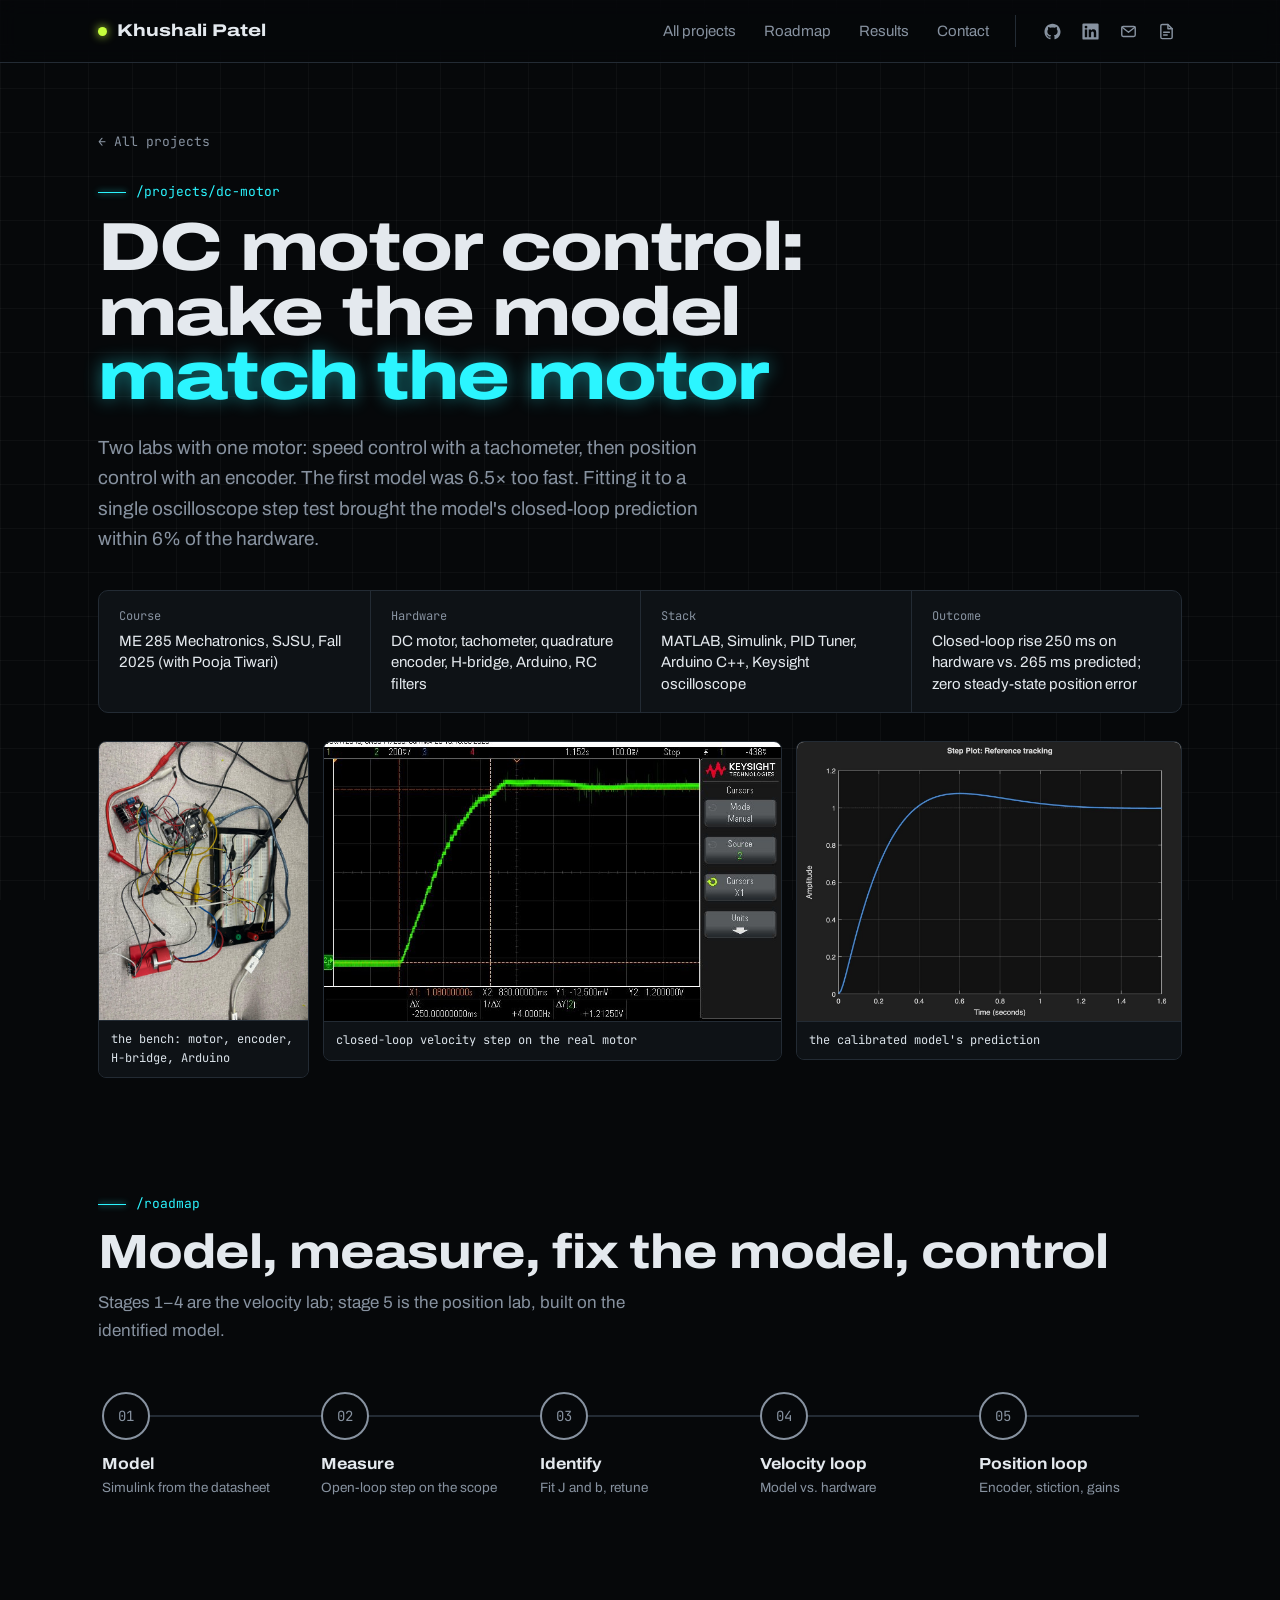
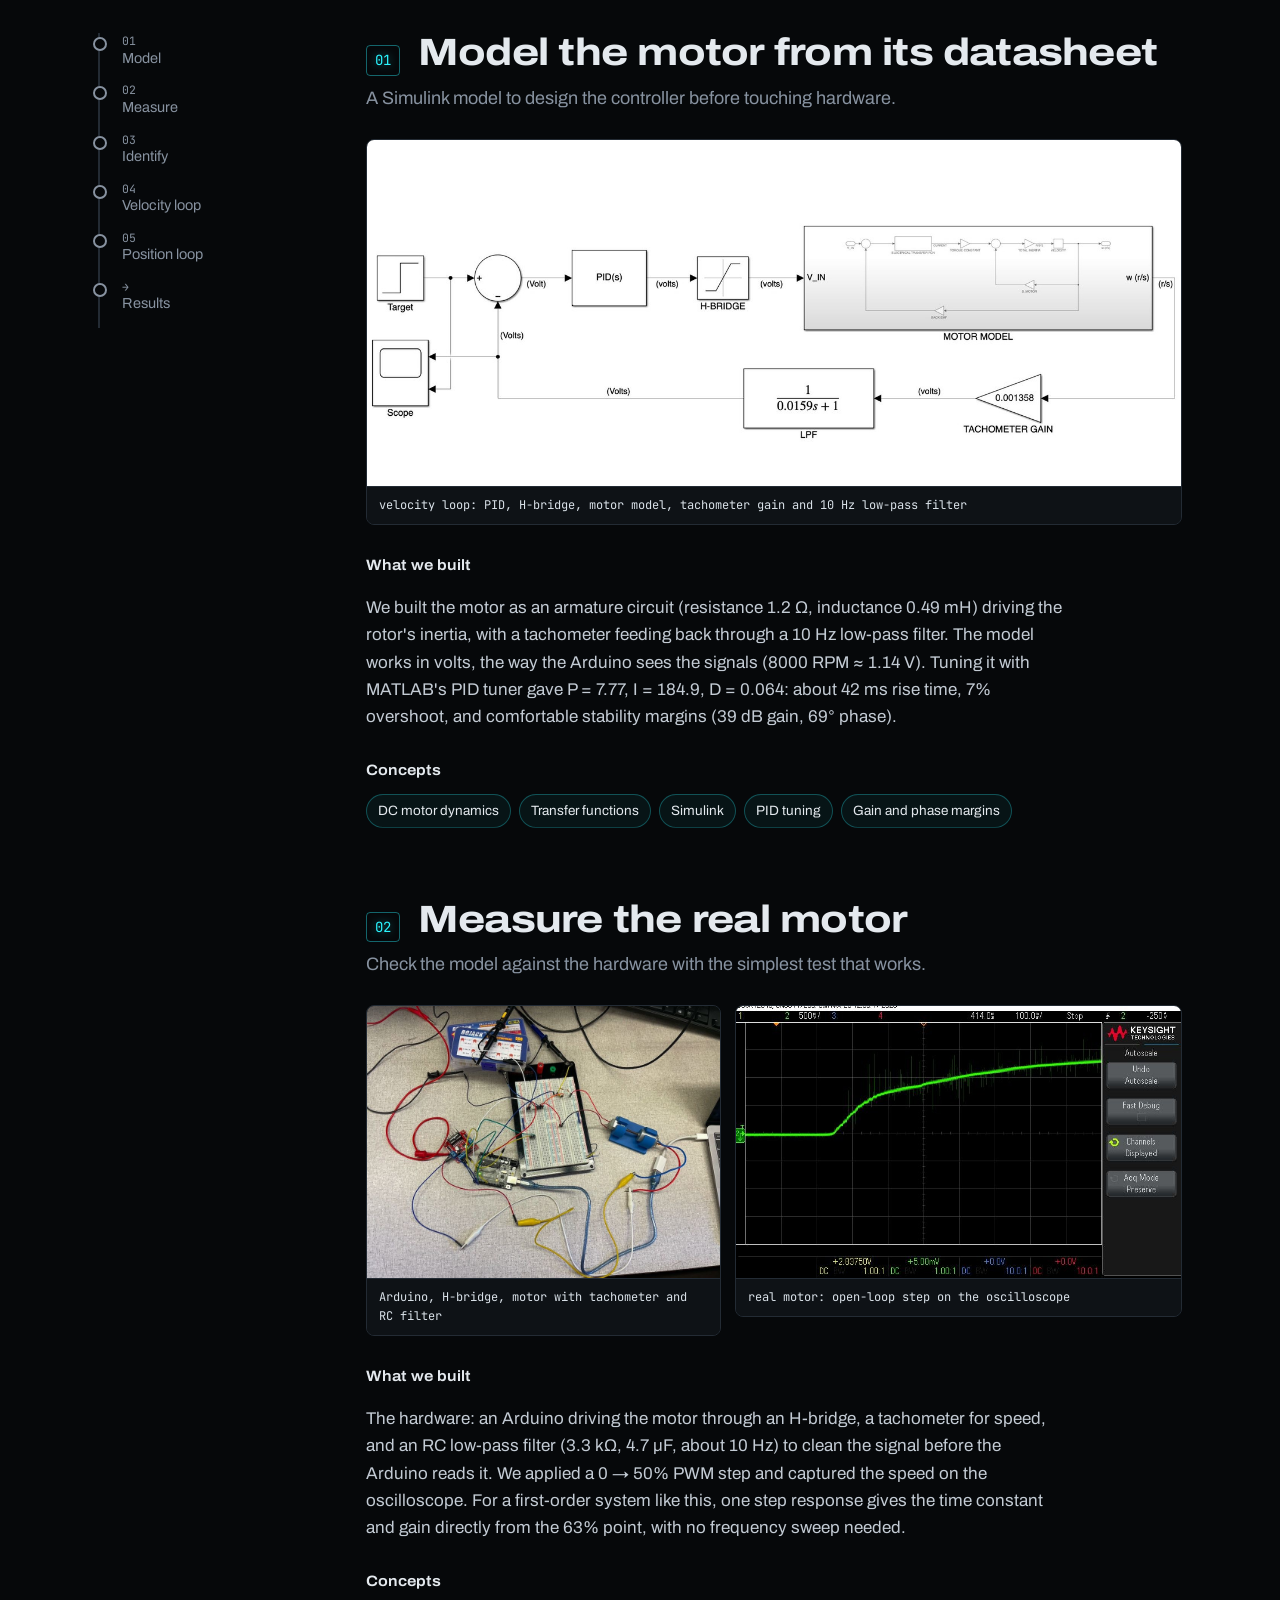
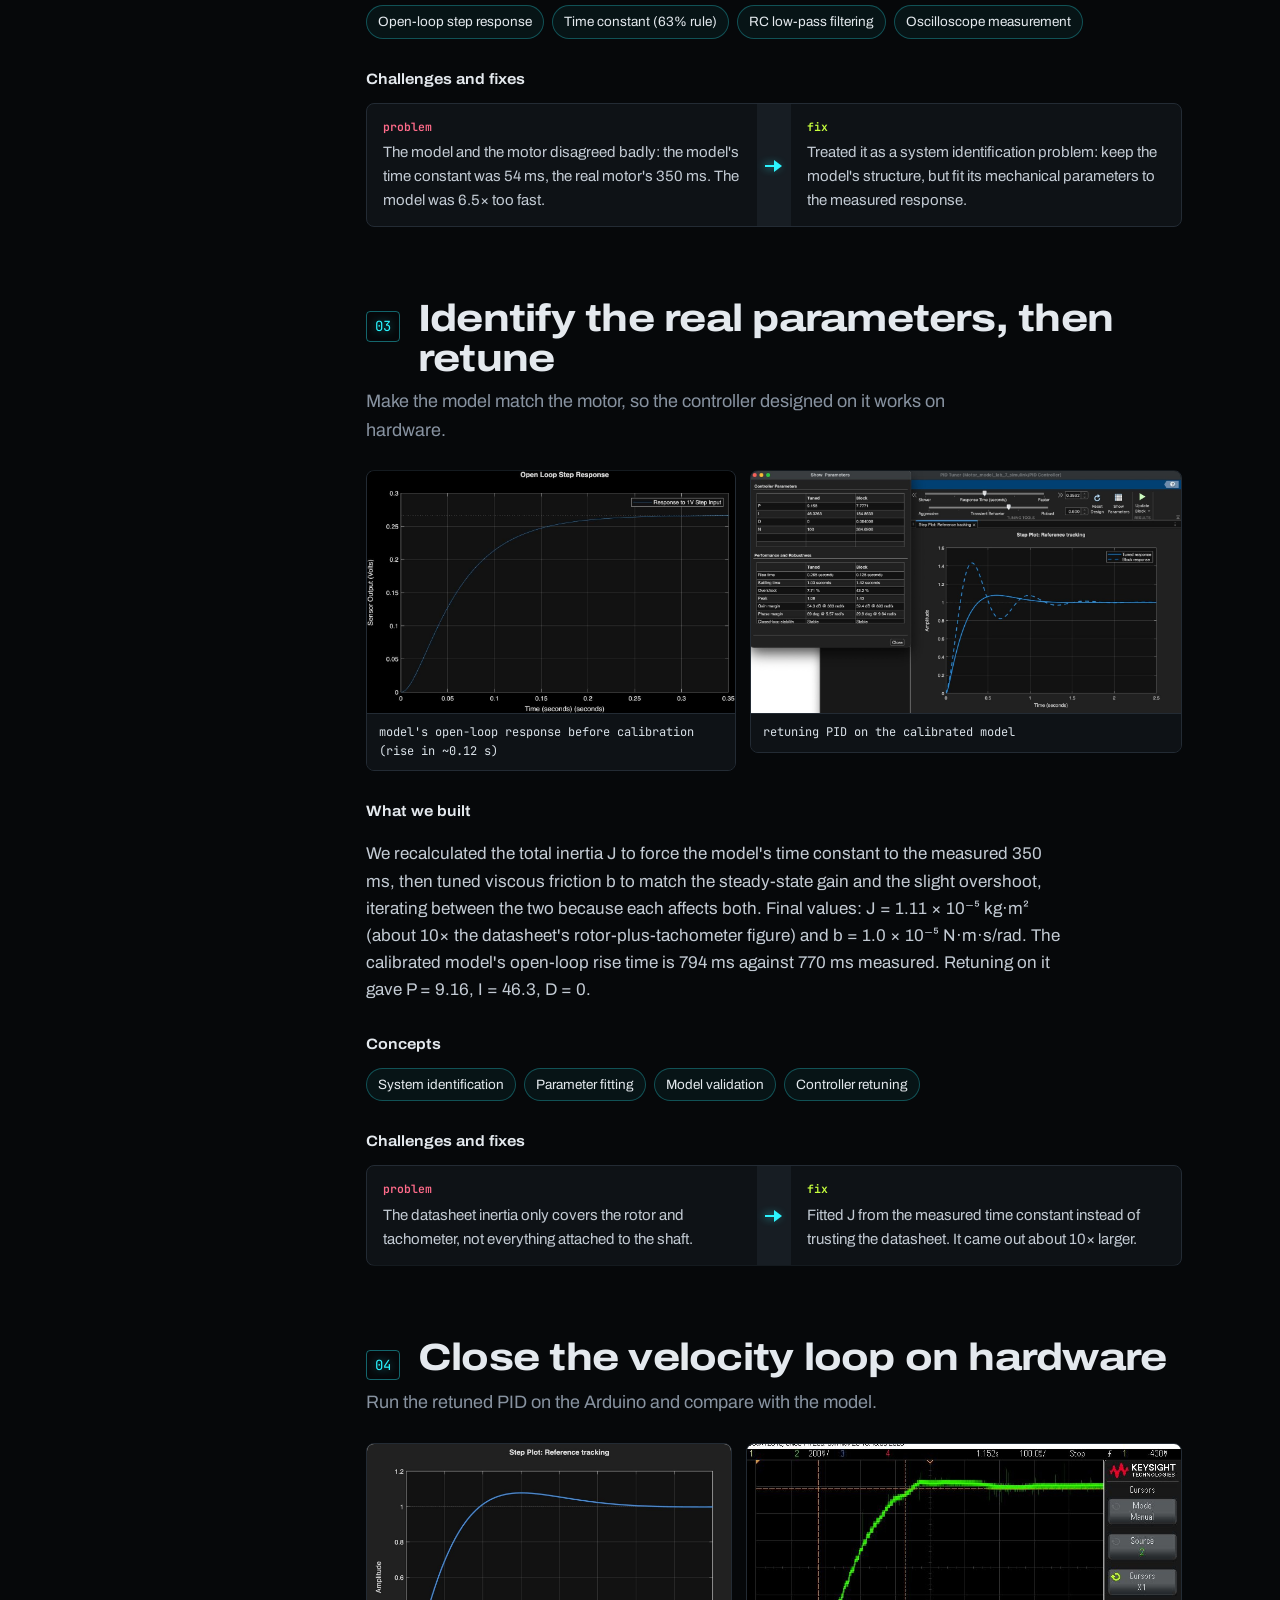
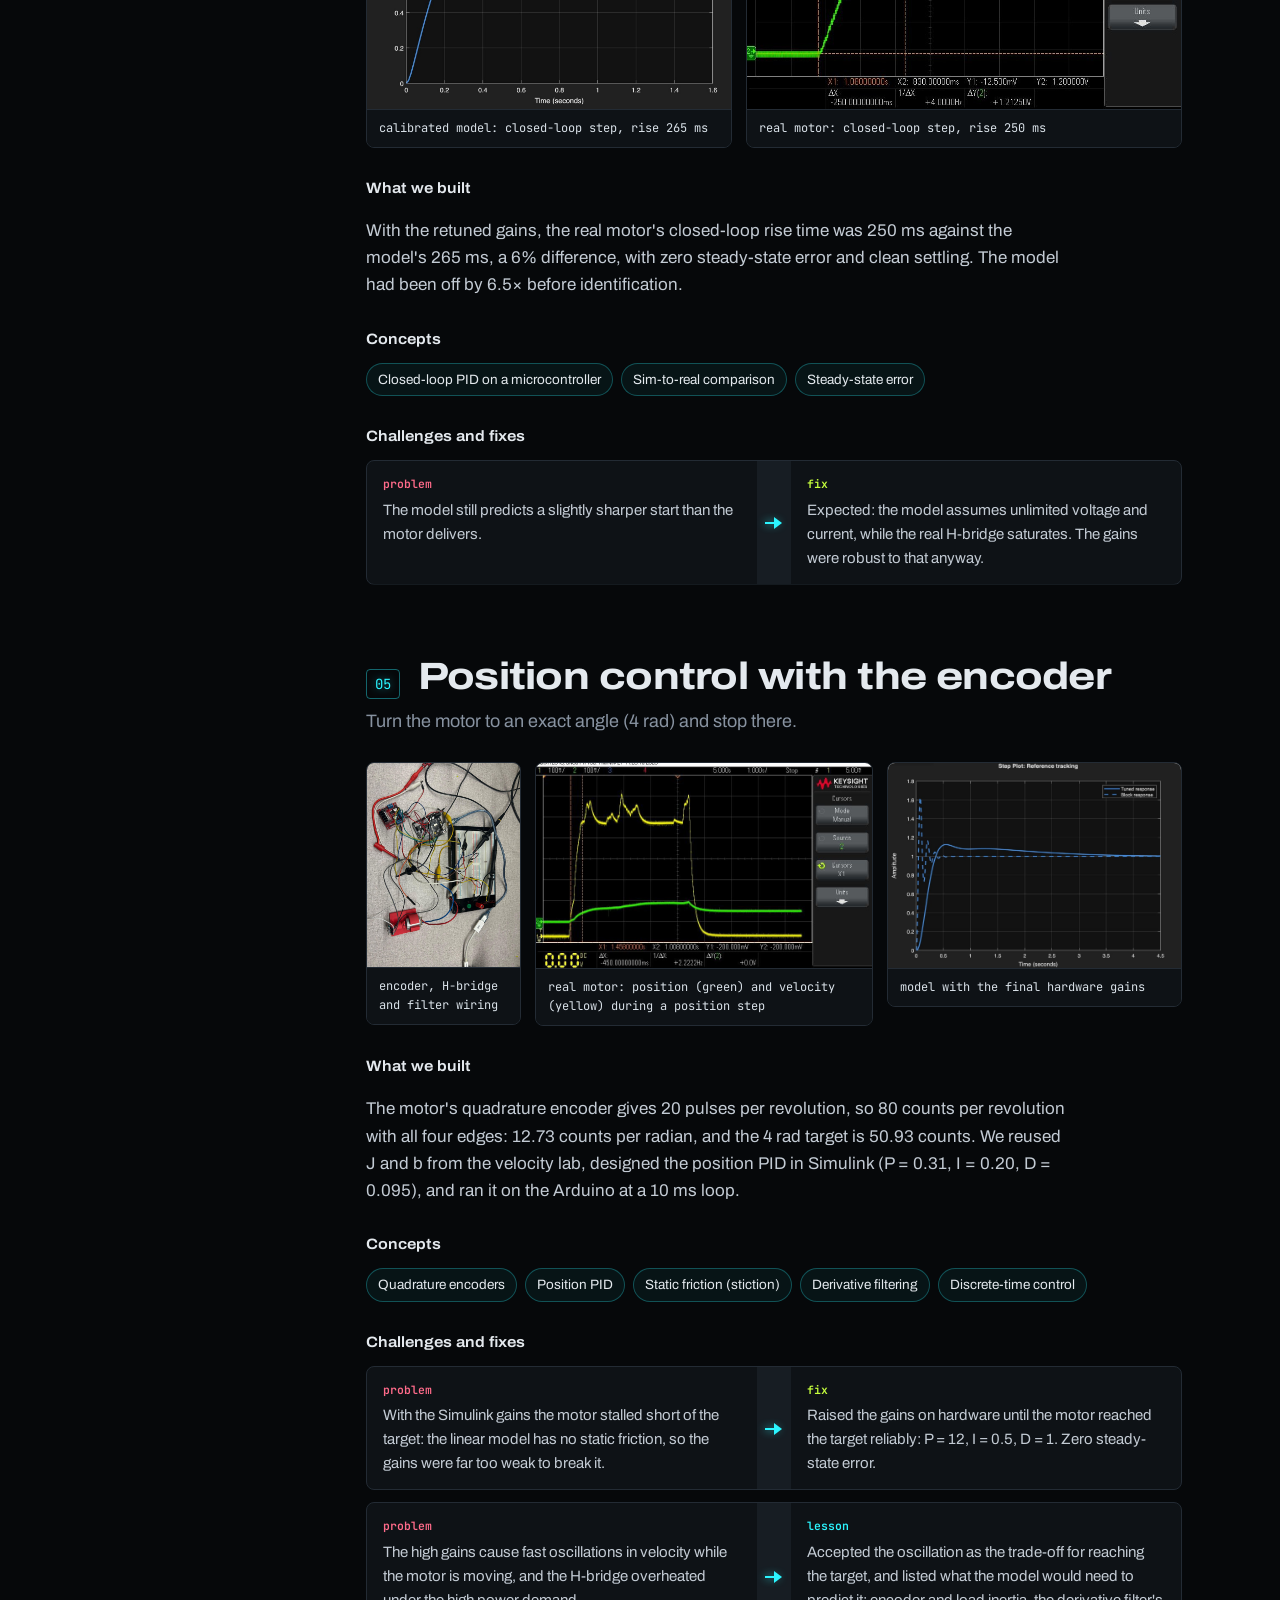
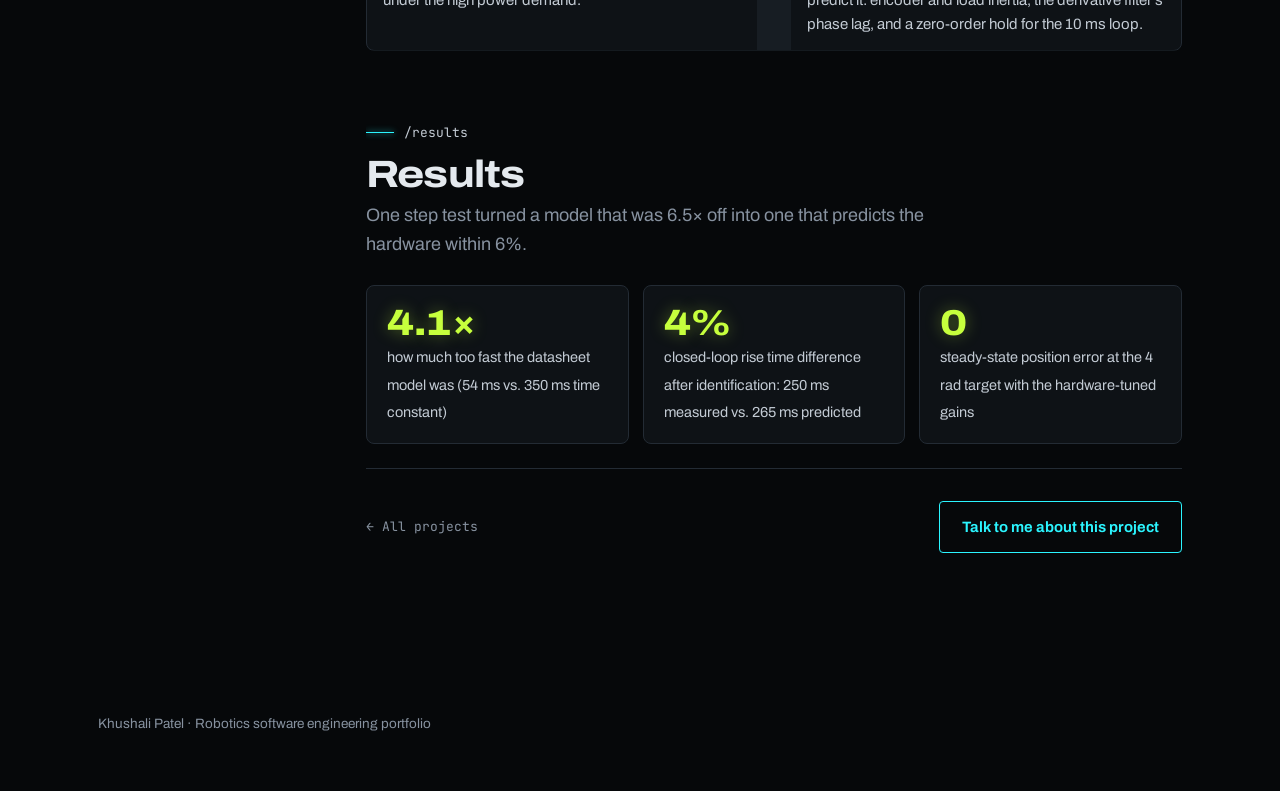
<file: projects/dcmotor.html>
<!DOCTYPE html>
<html lang="en">
<head>
<meta charset="utf-8">
<meta name="viewport" content="width=device-width, initial-scale=1">
<title>DC motor velocity and position control — Khushali Patel</title>
<meta name="description" content="System identification of a real DC motor from open-loop step tests, then PID velocity and encoder position control on Arduino, compared against a calibrated Simulink model.">
<link rel="preconnect" href="https://fonts.googleapis.com">
<link rel="preconnect" href="https://fonts.gstatic.com" crossorigin>
<link href="https://fonts.googleapis.com/css2?family=Archivo:wdth,wght@62..125,300..800&family=JetBrains+Mono:wght@400;600&display=swap" rel="stylesheet">
<link rel="stylesheet" href="../css/site.css">
<link rel="stylesheet" href="../css/icons.css">
</head>
<body>
<div class="grid-bg" aria-hidden="true"></div>
<div class="grid-glow" aria-hidden="true"></div>
<ul class="social-rail" aria-label="Contact links"><li><a href="https://github.com/khushali-patel1299" aria-label="GitHub" title="GitHub"><i class="ic ic-github" aria-hidden="true"></i></a></li><li><a href="https://www.linkedin.com/in/khushali-g-patel" aria-label="LinkedIn" title="LinkedIn"><i class="ic ic-linkedin" aria-hidden="true"></i></a></li><li><a href="mailto:khushali.patel1299@gmail.com" aria-label="Email" title="Email"><i class="ic ic-mail" aria-hidden="true"></i></a></li><li><a href="../resume.pdf" aria-label="Résumé (PDF)" title="Résumé (PDF)"><i class="ic ic-doc" aria-hidden="true"></i></a></li></ul>
<div class="page">
<header class="nav">
  <div class="wrap">
    <a class="mark" href="../index.html"><i aria-hidden="true"></i>Khushali Patel</a>
    <div class="nav-right">
    <nav aria-label="Main">
      <ul>
        <li><a href="../index.html#projects">All projects</a></li>
        <li class="hide-sm"><a href="#roadmap">Roadmap</a></li>
        <li class="hide-sm"><a href="#results">Results</a></li>
        <li><a href="../index.html#contact">Contact</a></li>
      </ul>
    </nav>
    <ul class="nav-social"><li class=""><a href="https://github.com/khushali-patel1299" aria-label="GitHub" title="GitHub"><i class="ic ic-github" aria-hidden="true"></i></a></li><li class=""><a href="https://www.linkedin.com/in/khushali-g-patel" aria-label="LinkedIn" title="LinkedIn"><i class="ic ic-linkedin" aria-hidden="true"></i></a></li><li class=""><a href="mailto:khushali.patel1299@gmail.com" aria-label="Email" title="Email"><i class="ic ic-mail" aria-hidden="true"></i></a></li><li class="opt"><a href="../resume.pdf" aria-label="Résumé (PDF)" title="Résumé (PDF)"><i class="ic ic-doc" aria-hidden="true"></i></a></li></ul>
    </div>
  </div>
  <div class="progress" id="progress"></div>
</header>

<main>
  <section class="case-hero">
    <div class="wrap">
      <a class="back" href="../index.html#projects">← All projects</a>
      <p class="topic" style="margin-top:28px">/projects/dc-motor</p>
      <h1>DC motor control: make the model <span class="scr" id="scramble">match the motor</span></h1>
      <p class="lede">Two labs with one motor: speed control with a tachometer, then position control with an encoder. The first model was 6.5× too fast. Fitting it to a single oscilloscope step test brought the model's closed-loop prediction within 6% of the hardware.</p>
      <dl class="facts">
        <div><dt>Course</dt><dd>ME 285 Mechatronics, SJSU, Fall 2025 (with Pooja Tiwari)</dd></div>
        <div><dt>Hardware</dt><dd>DC motor, tachometer, quadrature encoder, H-bridge, Arduino, RC filters</dd></div>
        <div><dt>Stack</dt><dd>MATLAB, Simulink, PID Tuner, Arduino C++, Keysight oscilloscope</dd></div>
        <div><dt>Outcome</dt><dd>Closed-loop rise 250 ms on hardware vs. 265 ms predicted; zero steady-state position error</dd></div>
      </dl>
      <div class="fit-row reveal">
            <figure class="clip" data-ar="1200/1600"><img src="../assets/dcmotor/setup_position.jpg" width="1200" height="1600" alt="the bench: motor, encoder, H-bridge, Arduino" loading="lazy"><figcaption>the bench: motor, encoder, H-bridge, Arduino</figcaption></figure>
            <figure class="clip" data-ar="800/489"><img src="../assets/dcmotor/scope_closed_loop.jpg" width="800" height="489" alt="closed-loop velocity step on the real motor" loading="lazy"><figcaption>closed-loop velocity step on the real motor</figcaption></figure>
            <figure class="clip white" data-ar="1400/1018"><img src="../assets/dcmotor/sim_closed_loop.jpg" width="1400" height="1018" alt="the calibrated model's prediction" loading="lazy"><figcaption>the calibrated model's prediction</figcaption></figure>
          </div>
    </div>
  </section>

  <section id="roadmap" style="padding-top:48px">
    <div class="wrap">
      <div class="reveal">
        <p class="topic">/roadmap</p>
        <h2>Model, measure, fix the model, control</h2>
        <p class="sub">Stages 1–4 are the velocity lab; stage 5 is the position lab, built on the identified model.</p>
      </div>
      <ol class="roadmap reveal"><li><a href="#stage-1" data-stage-link="stage-1"><span class="node">01</span><h3>Model</h3><p>Simulink from the datasheet</p></a></li><li><a href="#stage-2" data-stage-link="stage-2"><span class="node">02</span><h3>Measure</h3><p>Open-loop step on the scope</p></a></li><li><a href="#stage-3" data-stage-link="stage-3"><span class="node">03</span><h3>Identify</h3><p>Fit J and b, retune</p></a></li><li><a href="#stage-4" data-stage-link="stage-4"><span class="node">04</span><h3>Velocity loop</h3><p>Model vs. hardware</p></a></li><li><a href="#stage-5" data-stage-link="stage-5"><span class="node">05</span><h3>Position loop</h3><p>Encoder, stiction, gains</p></a></li></ol>
    </div>
  </section>

  <section style="padding-top:40px">
    <div class="wrap stages">
      <ol class="rail" aria-label="Stages"><li><a href="#stage-1" data-stage-link="stage-1"><span>01</span>Model</a></li><li><a href="#stage-2" data-stage-link="stage-2"><span>02</span>Measure</a></li><li><a href="#stage-3" data-stage-link="stage-3"><span>03</span>Identify</a></li><li><a href="#stage-4" data-stage-link="stage-4"><span>04</span>Velocity loop</a></li><li><a href="#stage-5" data-stage-link="stage-5"><span>05</span>Position loop</a></li><li><a href="#results" data-stage-link="results"><span>→</span>Results</a></li></ol>
      <div>
        <article class="stage" id="stage-1">
          <div class="reveal">
            <div class="stage-head"><span class="stage-num">01</span><h2>Model the motor from its datasheet</h2></div>
            <p class="goal">A Simulink model to design the controller before touching hardware.</p>
          </div>
          <div class="fit-row reveal" data-maxh="380">
            <figure class="clip white" data-ar="1400/596"><img src="../assets/dcmotor/sim_velocity_model.jpg" width="1400" height="596" alt="velocity loop: PID, H-bridge, motor model, tachometer gain and 10 Hz low-pass filter" loading="lazy"><figcaption>velocity loop: PID, H-bridge, motor model, tachometer gain and 10 Hz low-pass filter</figcaption></figure>
          </div>
          <div class="reveal">
            <h3>What we built</h3>
            <p>We built the motor as an armature circuit (resistance 1.2 Ω, inductance 0.49 mH) driving the rotor's inertia, with a tachometer feeding back through a 10 Hz low-pass filter. The model works in volts, the way the Arduino sees the signals (8000 RPM ≈ 1.14 V). Tuning it with MATLAB's PID tuner gave P = 7.77, I = 184.9, D = 0.064: about 42 ms rise time, 7% overshoot, and comfortable stability margins (39 dB gain, 69° phase).</p>
            <h3>Concepts</h3>
            <ul class="chips"><li>DC motor dynamics</li><li>Transfer functions</li><li>Simulink</li><li>PID tuning</li><li>Gain and phase margins</li></ul>
            
          </div>
        </article>
        <article class="stage" id="stage-2">
          <div class="reveal">
            <div class="stage-head"><span class="stage-num">02</span><h2>Measure the real motor</h2></div>
            <p class="goal">Check the model against the hardware with the simplest test that works.</p>
          </div>
          <div class="fit-row reveal">
            <figure class="clip" data-ar="934/720"><img src="../assets/dcmotor/setup_velocity.jpg" width="934" height="720" alt="Arduino, H-bridge, motor with tachometer and RC filter" loading="lazy"><figcaption>Arduino, H-bridge, motor with tachometer and RC filter</figcaption></figure>
            <figure class="clip" data-ar="800/489"><img src="../assets/dcmotor/scope_open_loop.jpg" width="800" height="489" alt="real motor: open-loop step on the oscilloscope" loading="lazy"><figcaption>real motor: open-loop step on the oscilloscope</figcaption></figure>
          </div>
          <div class="reveal">
            <h3>What we built</h3>
            <p>The hardware: an Arduino driving the motor through an H-bridge, a tachometer for speed, and an RC low-pass filter (3.3 kΩ, 4.7 µF, about 10 Hz) to clean the signal before the Arduino reads it. We applied a 0 → 50% PWM step and captured the speed on the oscilloscope. For a first-order system like this, one step response gives the time constant and gain directly from the 63% point, with no frequency sweep needed.</p>
            <h3>Concepts</h3>
            <ul class="chips"><li>Open-loop step response</li><li>Time constant (63% rule)</li><li>RC low-pass filtering</li><li>Oscilloscope measurement</li></ul>
            <h3>Challenges and fixes</h3>
            <ul class="issues">
              <li class="issue"><div class="p"><b>problem</b><p>The model and the motor disagreed badly: the model's time constant was 54 ms, the real motor's 350 ms. The model was 6.5× too fast.</p></div><div class="arrow" aria-hidden="true"></div>
                <div class="f"><b>fix</b><p>Treated it as a system identification problem: keep the model's structure, but fit its mechanical parameters to the measured response.</p></div></li>
            </ul>
          </div>
        </article>
        <article class="stage" id="stage-3">
          <div class="reveal">
            <div class="stage-head"><span class="stage-num">03</span><h2>Identify the real parameters, then retune</h2></div>
            <p class="goal">Make the model match the motor, so the controller designed on it works on hardware.</p>
          </div>
          <div class="fit-row reveal">
            <figure class="clip white" data-ar="1218/800"><img src="../assets/dcmotor/sim_open_loop_initial.jpg" width="1218" height="800" alt="model's open-loop response before calibration (rise in ~0.12 s)" loading="lazy"><figcaption>model's open-loop response before calibration (rise in ~0.12 s)</figcaption></figure>
            <figure class="clip white" data-ar="1400/787"><img src="../assets/dcmotor/pid_tuner.jpg" width="1400" height="787" alt="retuning PID on the calibrated model" loading="lazy"><figcaption>retuning PID on the calibrated model</figcaption></figure>
          </div>
          <div class="reveal">
            <h3>What we built</h3>
            <p>We recalculated the total inertia J to force the model's time constant to the measured 350 ms, then tuned viscous friction b to match the steady-state gain and the slight overshoot, iterating between the two because each affects both. Final values: J = 1.11 × 10⁻⁵ kg·m² (about 10× the datasheet's rotor-plus-tachometer figure) and b = 1.0 × 10⁻⁵ N·m·s/rad. The calibrated model's open-loop rise time is 794 ms against 770 ms measured. Retuning on it gave P = 9.16, I = 46.3, D = 0.</p>
            <h3>Concepts</h3>
            <ul class="chips"><li>System identification</li><li>Parameter fitting</li><li>Model validation</li><li>Controller retuning</li></ul>
            <h3>Challenges and fixes</h3>
            <ul class="issues">
              <li class="issue"><div class="p"><b>problem</b><p>The datasheet inertia only covers the rotor and tachometer, not everything attached to the shaft.</p></div><div class="arrow" aria-hidden="true"></div>
                <div class="f"><b>fix</b><p>Fitted J from the measured time constant instead of trusting the datasheet. It came out about 10× larger.</p></div></li>
            </ul>
          </div>
        </article>
        <article class="stage" id="stage-4">
          <div class="reveal">
            <div class="stage-head"><span class="stage-num">04</span><h2>Close the velocity loop on hardware</h2></div>
            <p class="goal">Run the retuned PID on the Arduino and compare with the model.</p>
          </div>
          <div class="fit-row reveal">
            <figure class="clip white" data-ar="1400/1018"><img src="../assets/dcmotor/sim_closed_loop.jpg" width="1400" height="1018" alt="calibrated model: closed-loop step, rise 265 ms" loading="lazy"><figcaption>calibrated model: closed-loop step, rise 265 ms</figcaption></figure>
            <figure class="clip" data-ar="800/489"><img src="../assets/dcmotor/scope_closed_loop.jpg" width="800" height="489" alt="real motor: closed-loop step, rise 250 ms" loading="lazy"><figcaption>real motor: closed-loop step, rise 250 ms</figcaption></figure>
          </div>
          <div class="reveal">
            <h3>What we built</h3>
            <p>With the retuned gains, the real motor's closed-loop rise time was 250 ms against the model's 265 ms, a 6% difference, with zero steady-state error and clean settling. The model had been off by 6.5× before identification.</p>
            <h3>Concepts</h3>
            <ul class="chips"><li>Closed-loop PID on a microcontroller</li><li>Sim-to-real comparison</li><li>Steady-state error</li></ul>
            <h3>Challenges and fixes</h3>
            <ul class="issues">
              <li class="issue"><div class="p"><b>problem</b><p>The model still predicts a slightly sharper start than the motor delivers.</p></div><div class="arrow" aria-hidden="true"></div>
                <div class="f"><b>fix</b><p>Expected: the model assumes unlimited voltage and current, while the real H-bridge saturates. The gains were robust to that anyway.</p></div></li>
            </ul>
          </div>
        </article>
        <article class="stage" id="stage-5">
          <div class="reveal">
            <div class="stage-head"><span class="stage-num">05</span><h2>Position control with the encoder</h2></div>
            <p class="goal">Turn the motor to an exact angle (4 rad) and stop there.</p>
          </div>
          <div class="fit-row reveal">
            <figure class="clip" data-ar="1200/1600"><img src="../assets/dcmotor/setup_position.jpg" width="1200" height="1600" alt="encoder, H-bridge and filter wiring" loading="lazy"><figcaption>encoder, H-bridge and filter wiring</figcaption></figure>
            <figure class="clip" data-ar="800/489"><img src="../assets/dcmotor/scope_position.jpg" width="800" height="489" alt="real motor: position (green) and velocity (yellow) during a position step" loading="lazy"><figcaption>real motor: position (green) and velocity (yellow) during a position step</figcaption></figure>
            <figure class="clip white" data-ar="1400/979"><img src="../assets/dcmotor/sim_position_final_gains.jpg" width="1400" height="979" alt="model with the final hardware gains" loading="lazy"><figcaption>model with the final hardware gains</figcaption></figure>
          </div>
          <div class="reveal">
            <h3>What we built</h3>
            <p>The motor's quadrature encoder gives 20 pulses per revolution, so 80 counts per revolution with all four edges: 12.73 counts per radian, and the 4 rad target is 50.93 counts. We reused J and b from the velocity lab, designed the position PID in Simulink (P = 0.31, I = 0.20, D = 0.095), and ran it on the Arduino at a 10 ms loop.</p>
            <h3>Concepts</h3>
            <ul class="chips"><li>Quadrature encoders</li><li>Position PID</li><li>Static friction (stiction)</li><li>Derivative filtering</li><li>Discrete-time control</li></ul>
            <h3>Challenges and fixes</h3>
            <ul class="issues">
              <li class="issue"><div class="p"><b>problem</b><p>With the Simulink gains the motor stalled short of the target: the linear model has no static friction, so the gains were far too weak to break it.</p></div><div class="arrow" aria-hidden="true"></div>
                <div class="f"><b>fix</b><p>Raised the gains on hardware until the motor reached the target reliably: P = 12, I = 0.5, D = 1. Zero steady-state error.</p></div></li><li class="issue"><div class="p"><b>problem</b><p>The high gains cause fast oscillations in velocity while the motor is moving, and the H-bridge overheated under the high power demand.</p></div><div class="arrow" aria-hidden="true"></div>
                <div class="f"><b class="found">lesson</b><p>Accepted the oscillation as the trade-off for reaching the target, and listed what the model would need to predict it: encoder and load inertia, the derivative filter's phase lag, and a zero-order hold for the 10 ms loop.</p></div></li>
            </ul>
          </div>
        </article>
        <article class="stage" id="results" style="padding-bottom:24px">
          <div class="reveal">
            <p class="topic">/results</p>
            <h2>Results</h2>
            <p class="goal">One step test turned a model that was 6.5× off into one that predicts the hardware within 6%.</p>
          </div>
          <div class="stats reveal">
            <div class="stat"><span class="num" data-count="6.5×">6.5×</span><span>how much too fast the datasheet model was (54 ms vs. 350 ms time constant)</span></div>
            <div class="stat"><span class="num" data-count="6%">6%</span><span>closed-loop rise time difference after identification: 250 ms measured vs. 265 ms predicted</span></div>
            <div class="stat"><span class="num" data-count="0">0</span><span>steady-state position error at the 4 rad target with the hardware-tuned gains</span></div>
          </div>
          <div class="next reveal">
            <a class="back" href="../index.html#projects">← All projects</a>
            <a class="btn ghost" href="../index.html#contact">Talk to me about this project</a>
          </div>
        </article>
      </div>
    </div>
  </section>
</main>

<footer>
  <div class="wrap">Khushali Patel · Robotics software engineering portfolio</div>
</footer>
</div>
<script src="../js/site.js"></script>
</body>
</html>
</file>
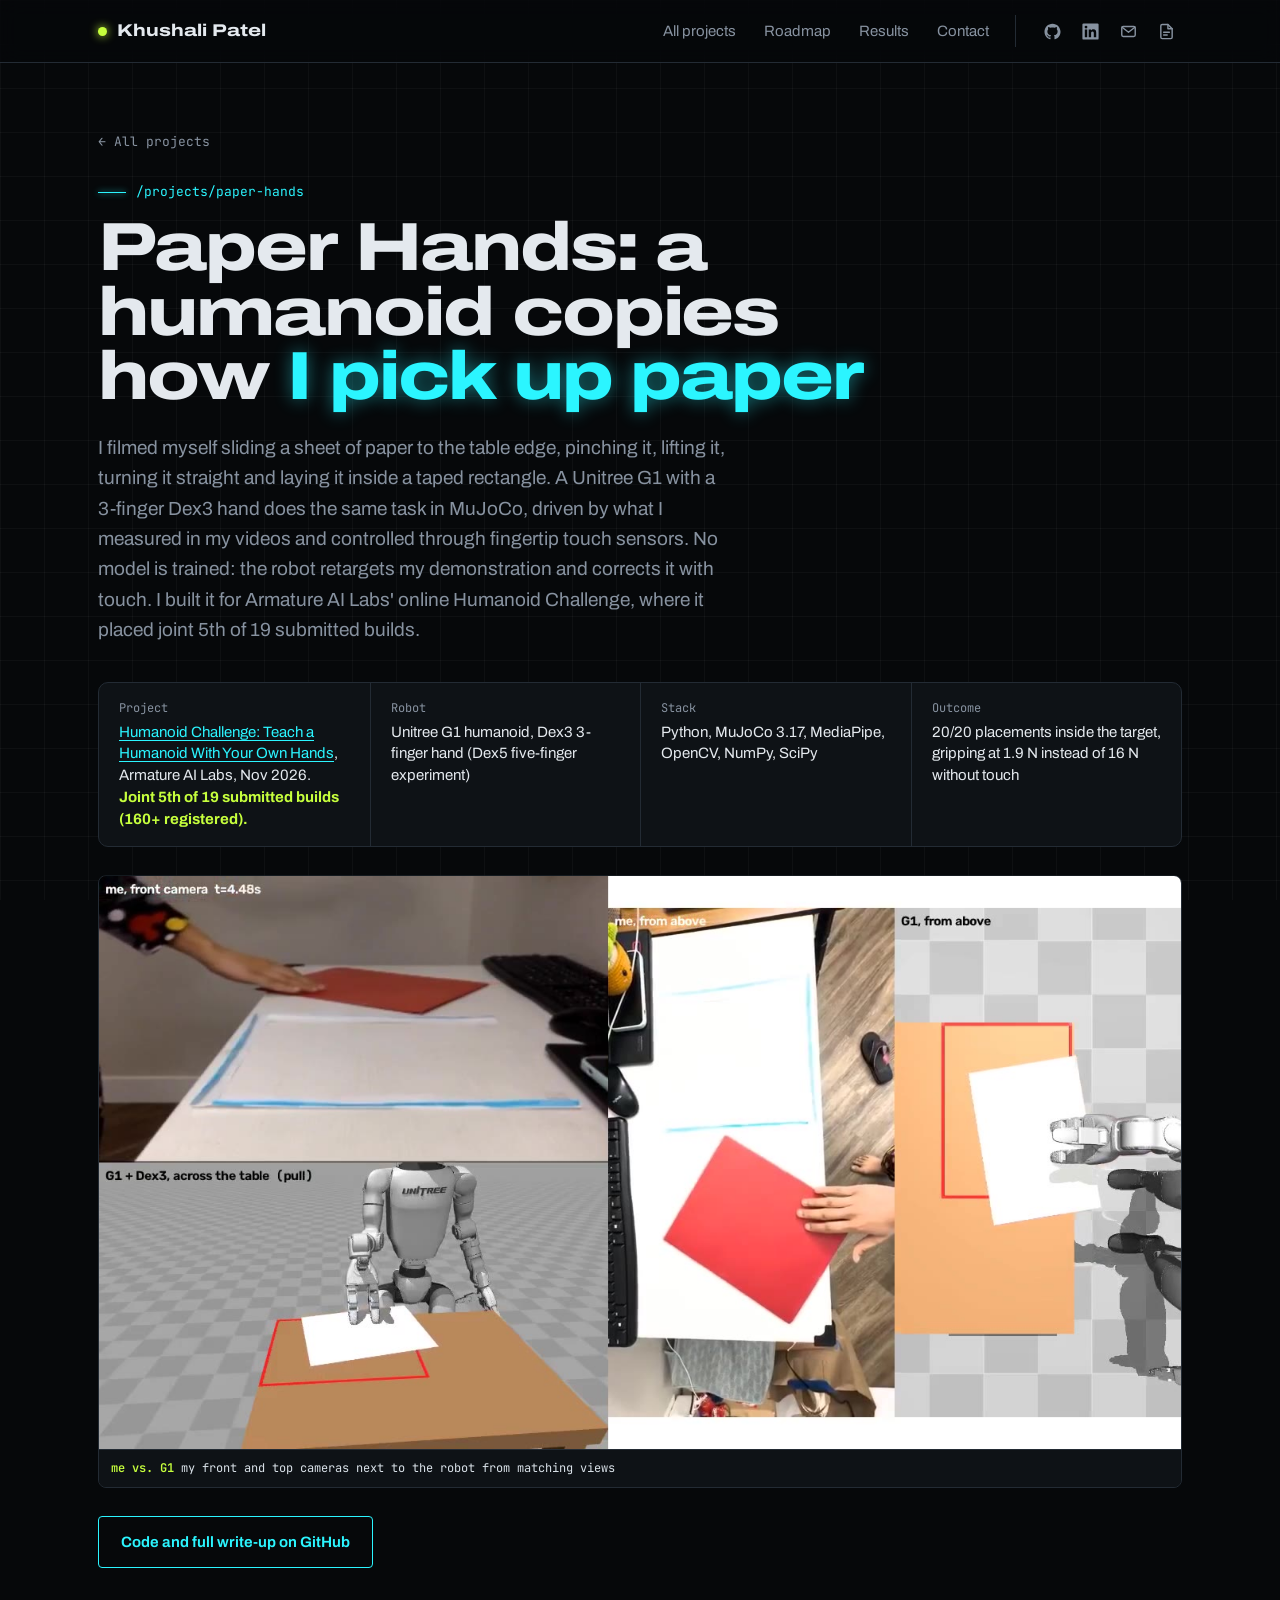
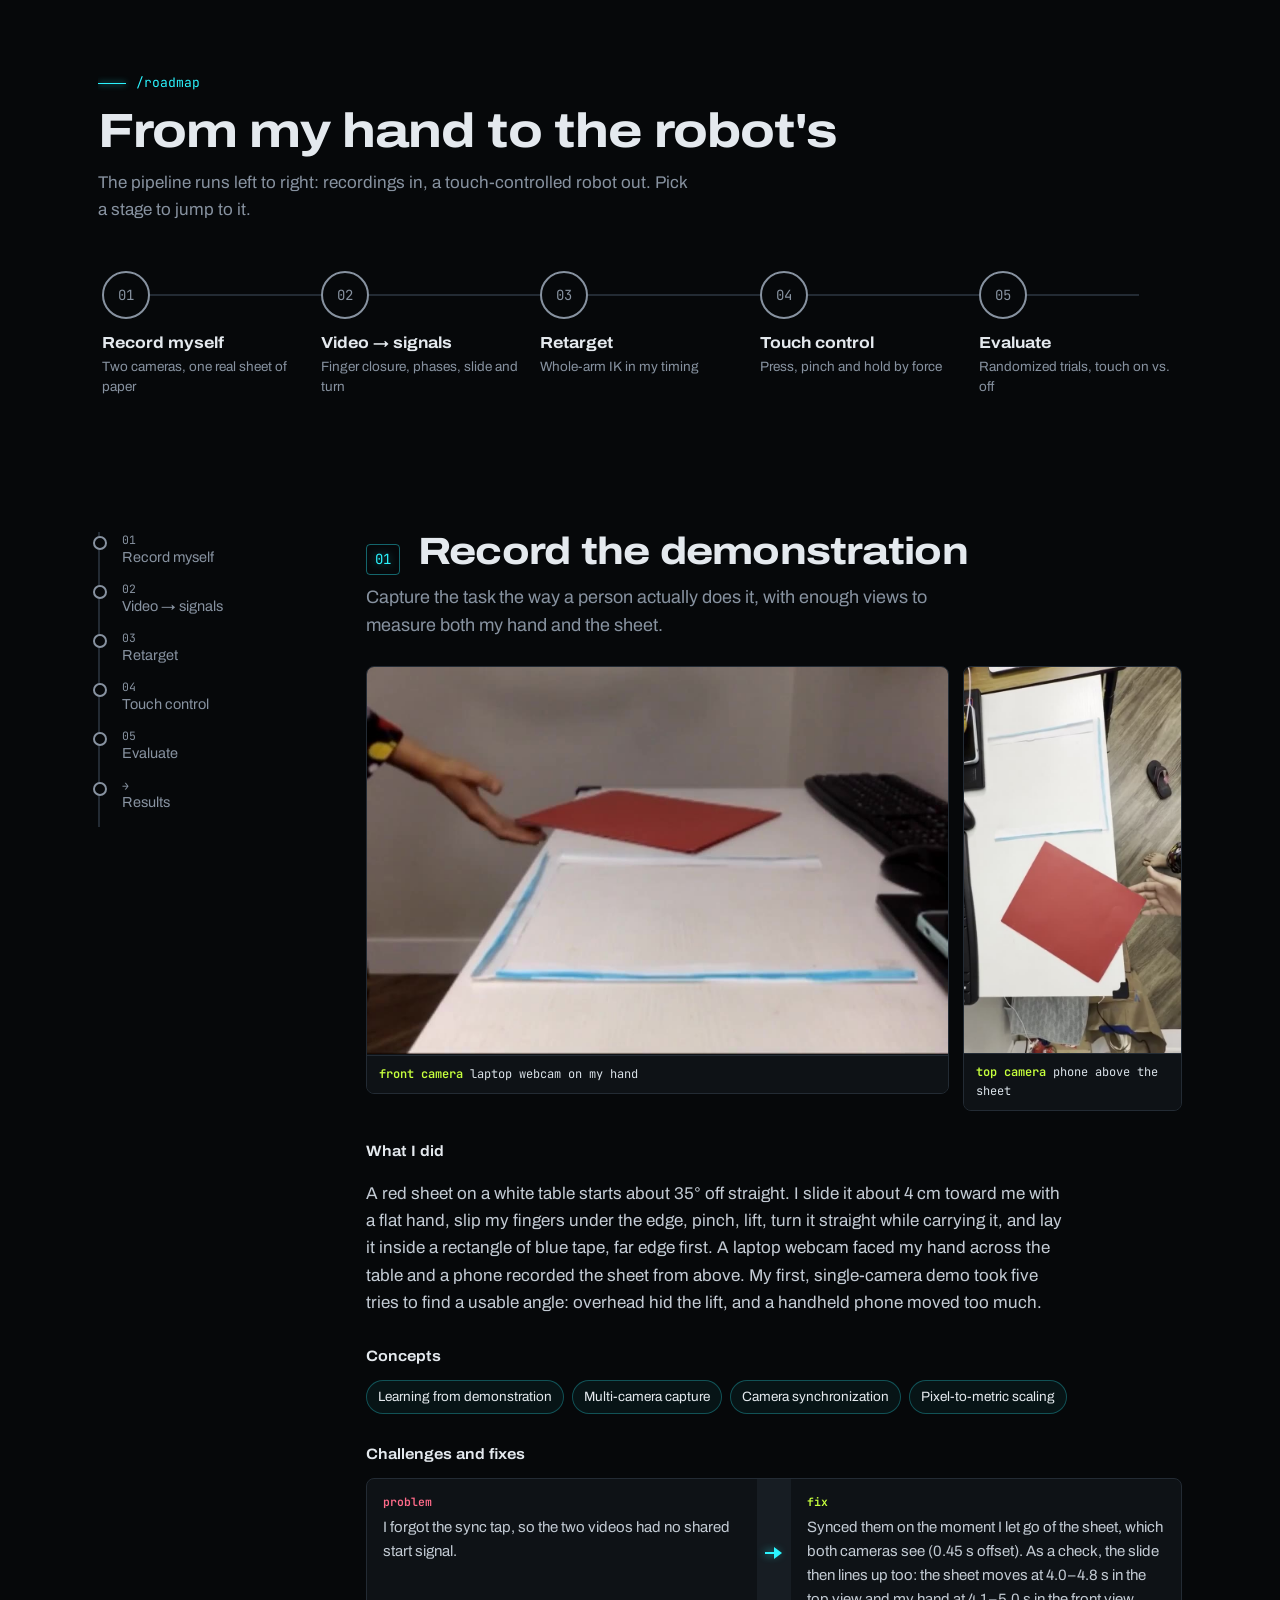
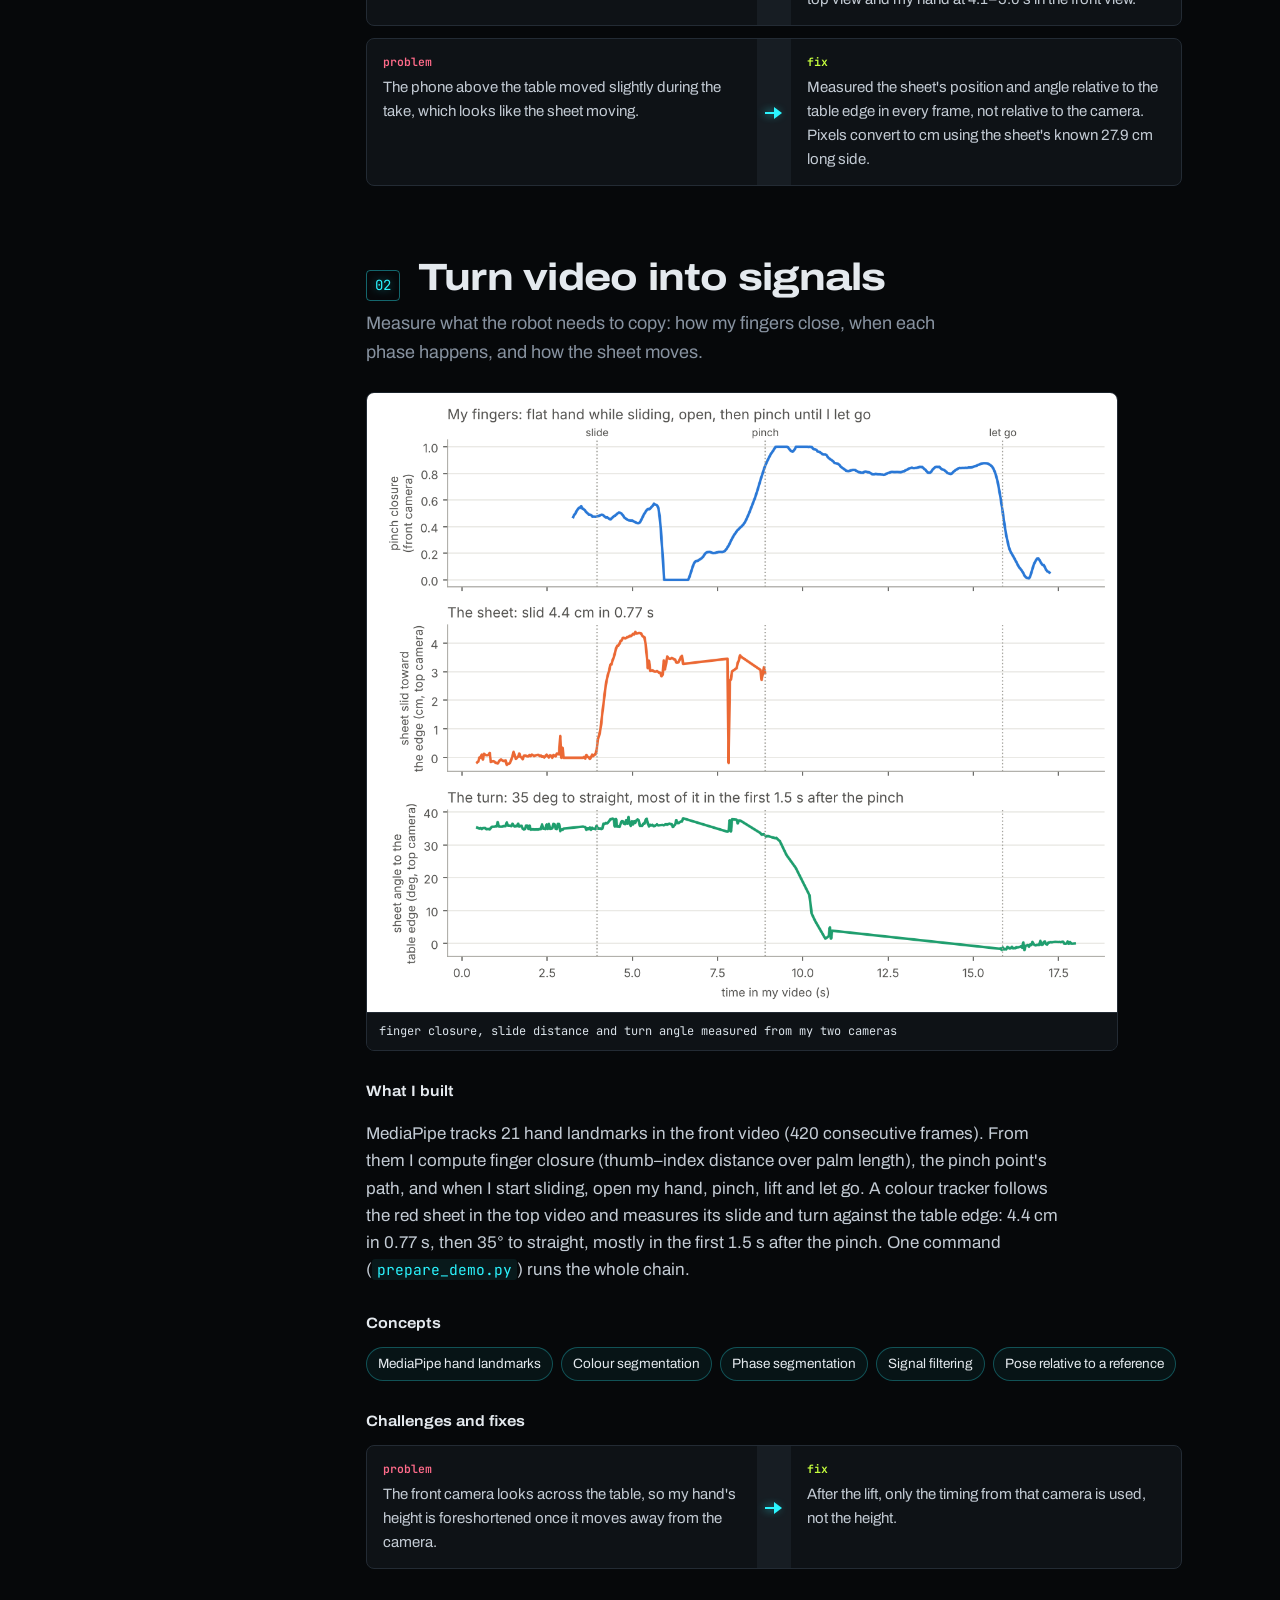
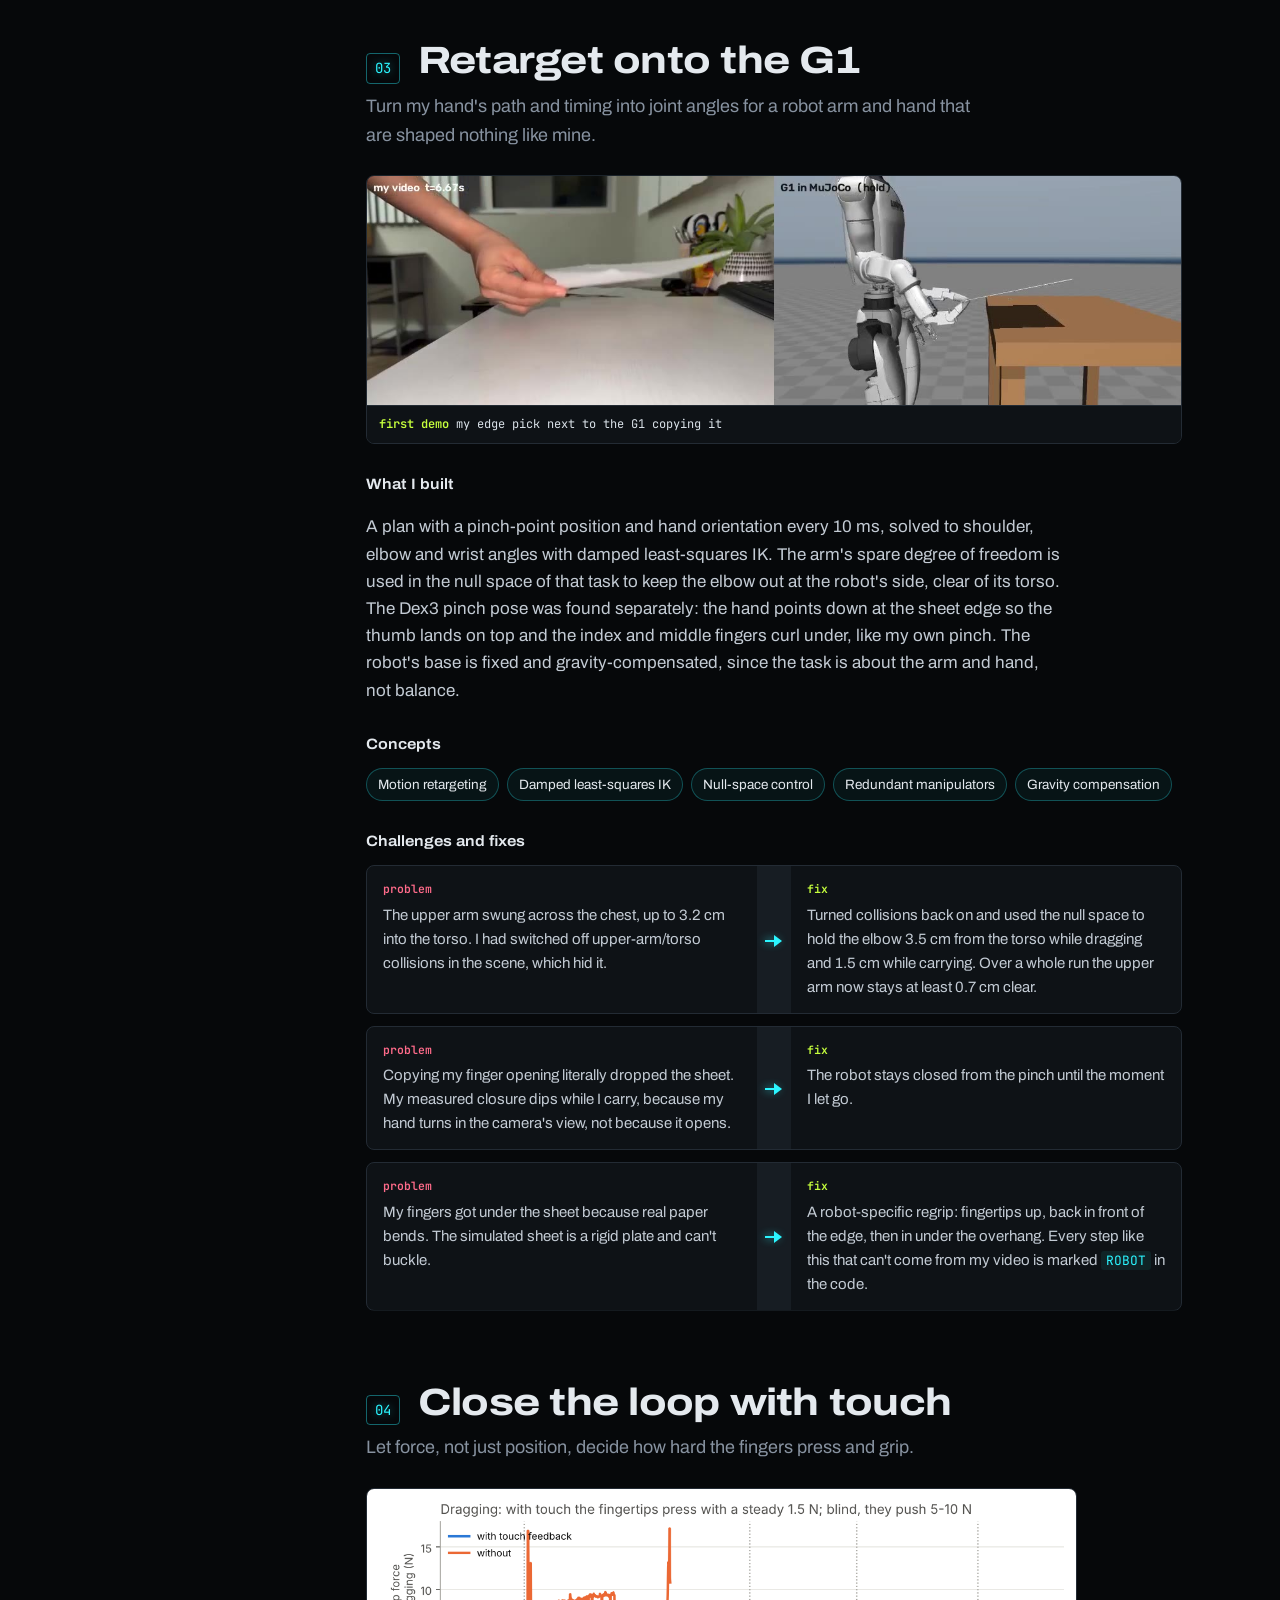
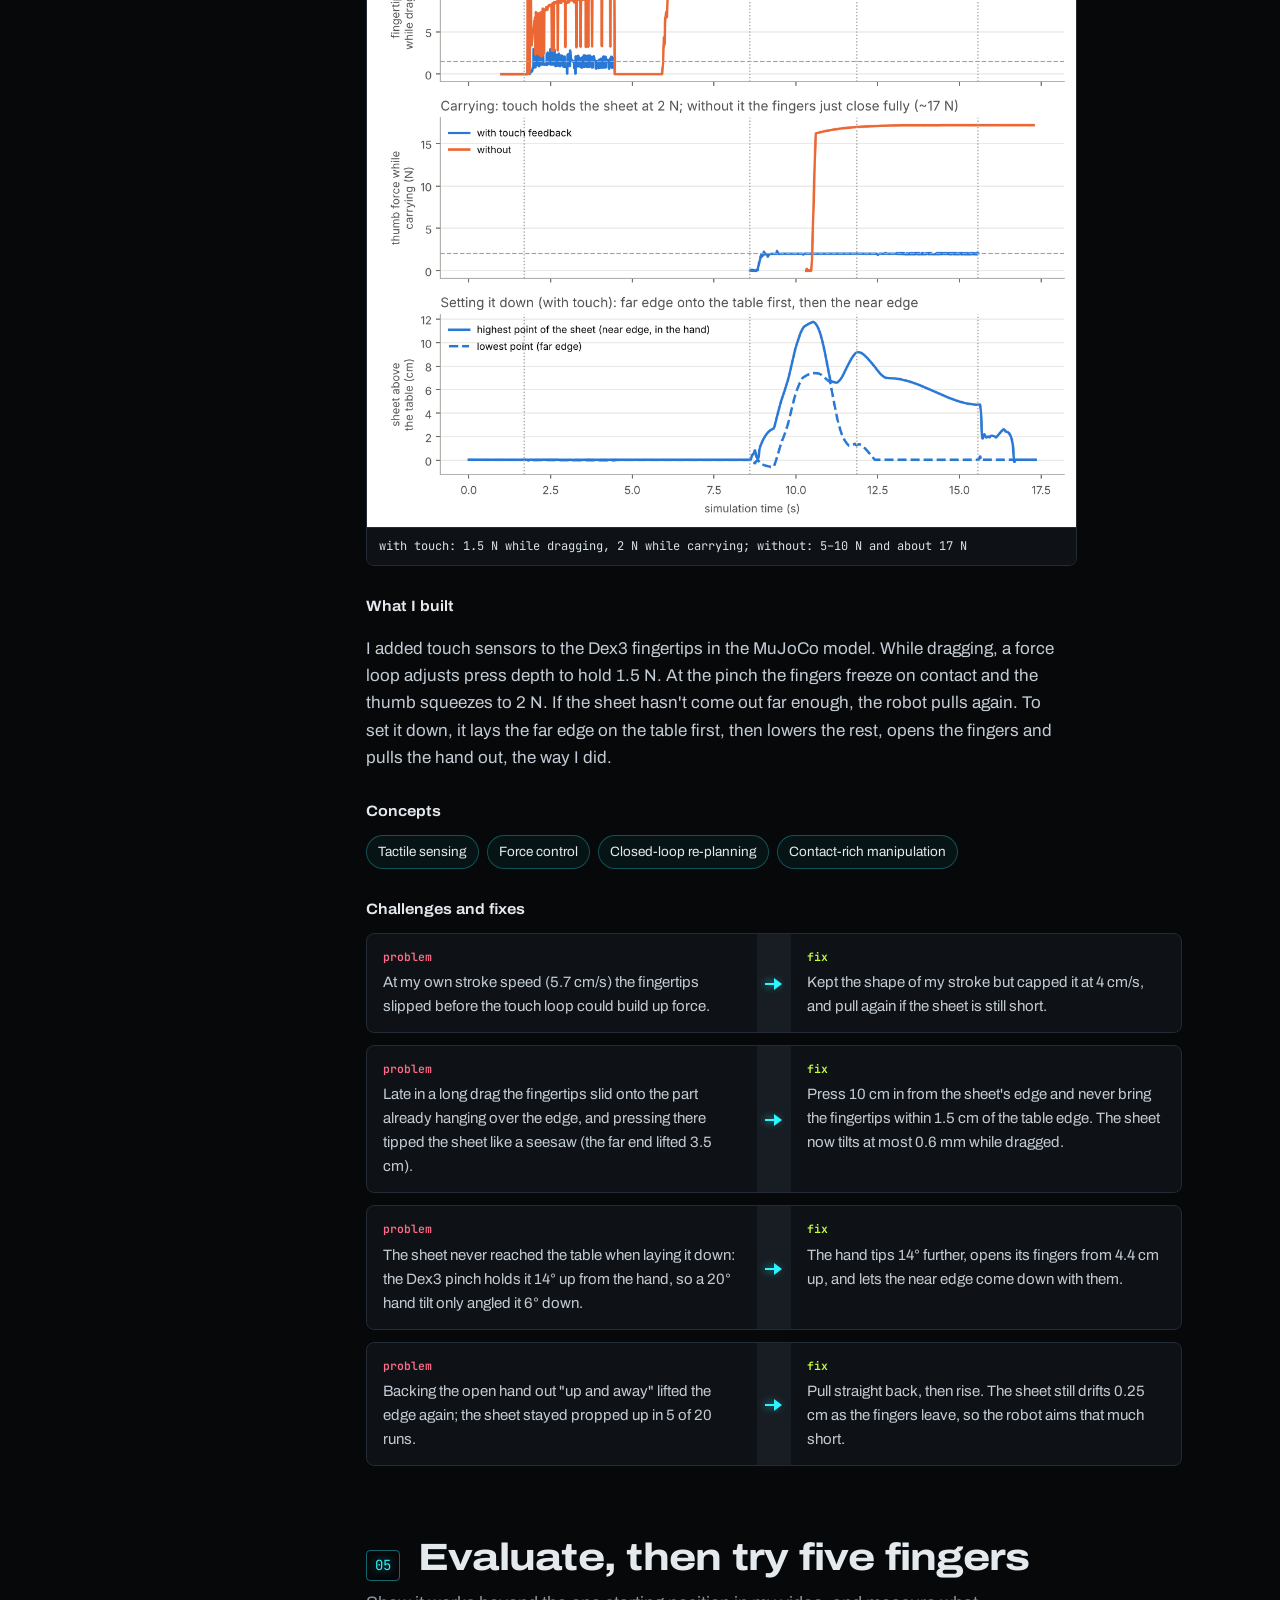
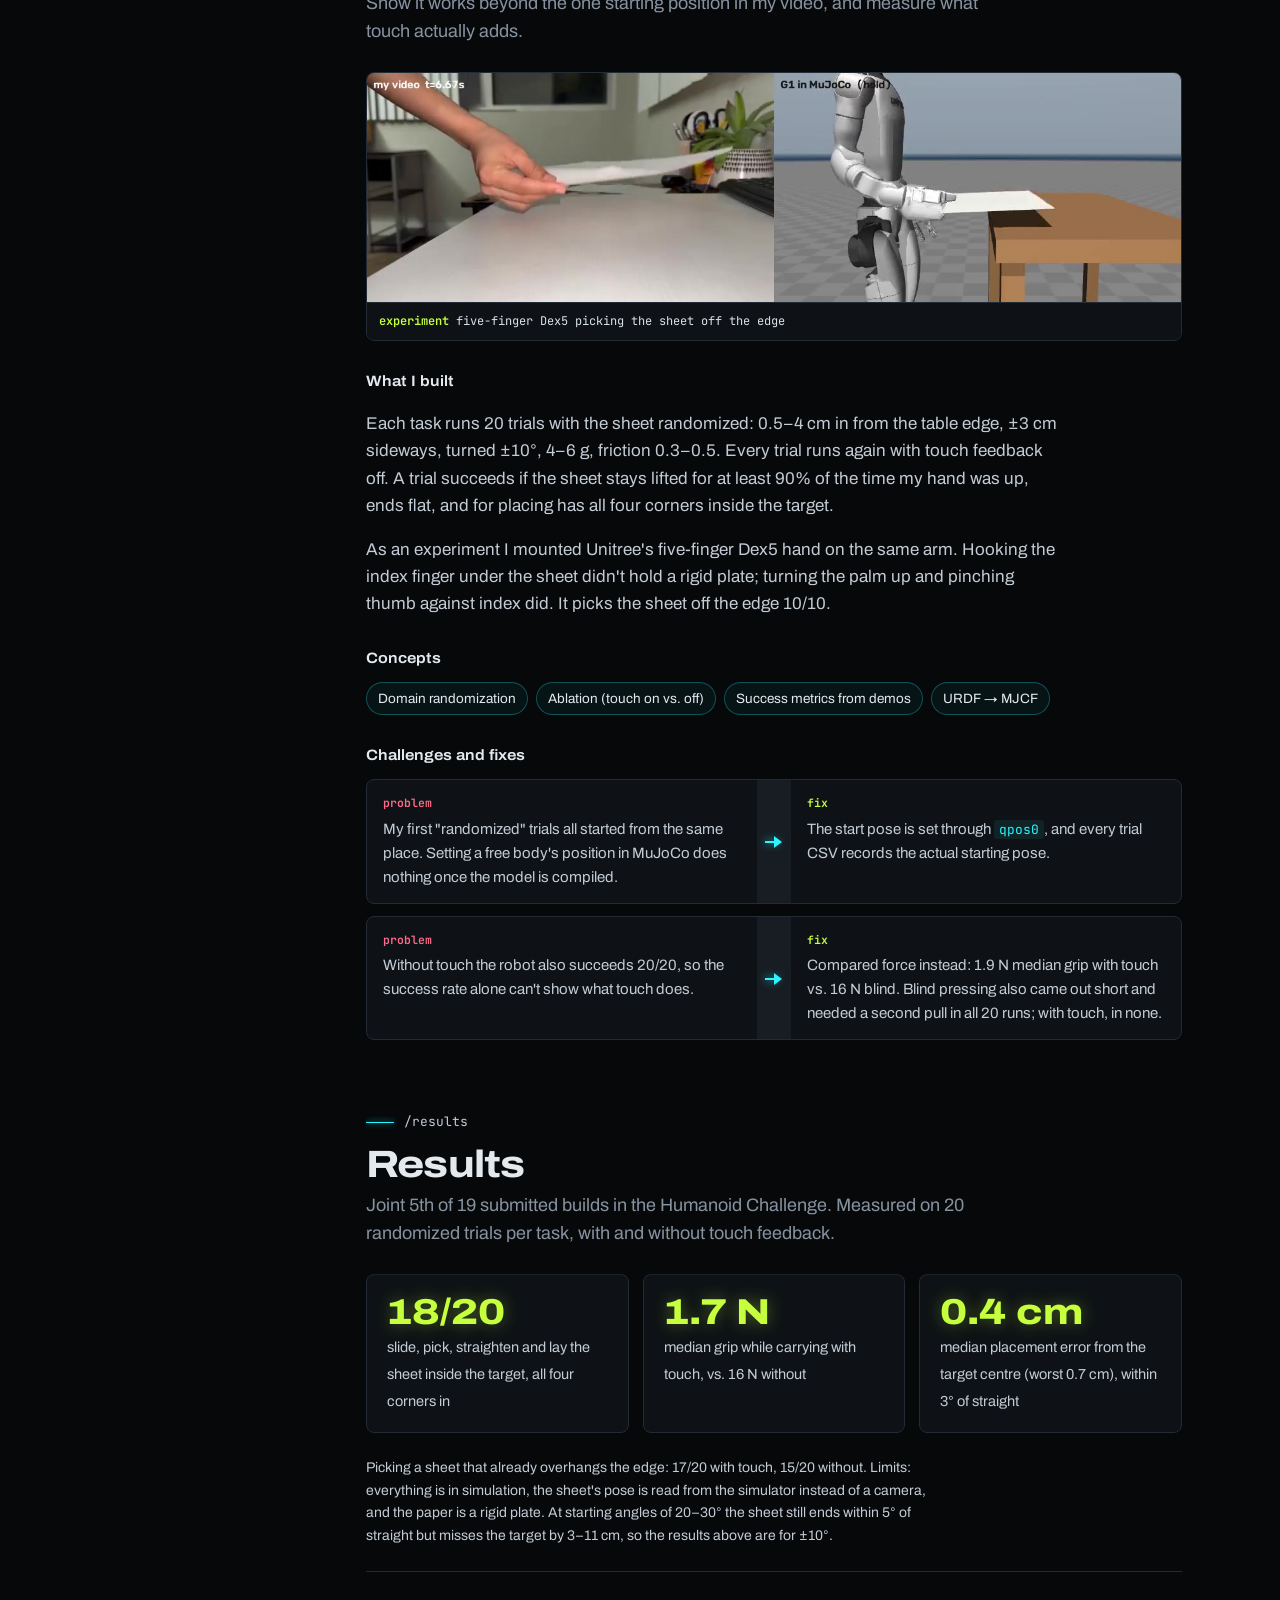
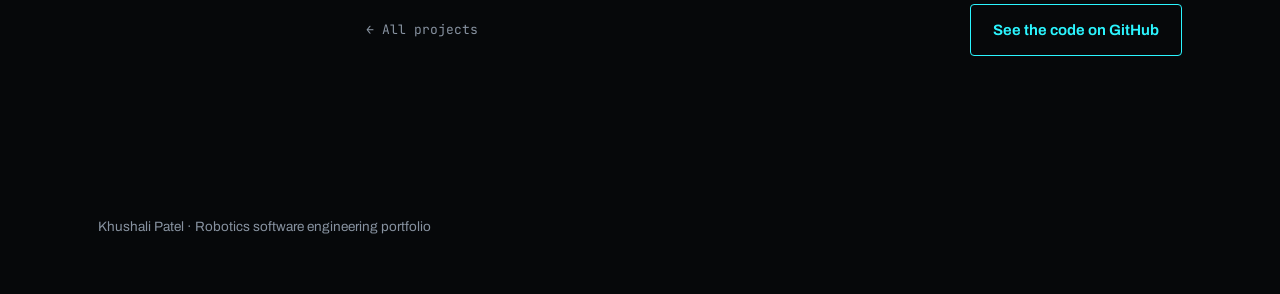
<file: projects/humanoid.html>
<!DOCTYPE html>
<html lang="en">
<head>
<meta charset="utf-8">
<meta name="viewport" content="width=device-width, initial-scale=1">
<title>Paper Hands: a Unitree G1 picks and places paper from my videos — Khushali Patel</title>
<meta name="description" content="Retargeting my own two-camera hand demonstrations onto a Unitree G1 humanoid with a Dex3 hand in MuJoCo, closed-loop with fingertip touch sensing.">
<link rel="preconnect" href="https://fonts.googleapis.com">
<link rel="preconnect" href="https://fonts.gstatic.com" crossorigin>
<link href="https://fonts.googleapis.com/css2?family=Archivo:wdth,wght@62..125,300..800&family=JetBrains+Mono:wght@400;600&display=swap" rel="stylesheet">
<link rel="stylesheet" href="../css/site.css">
<link rel="stylesheet" href="../css/icons.css">
</head>
<body>
<div class="grid-bg" aria-hidden="true"></div>
<div class="grid-glow" aria-hidden="true"></div>

<ul class="social-rail" aria-label="Contact links"><li><a href="https://github.com/khushali-patel1299" aria-label="GitHub" title="GitHub"><i class="ic ic-github" aria-hidden="true"></i></a></li><li><a href="https://www.linkedin.com/in/khushali-g-patel" aria-label="LinkedIn" title="LinkedIn"><i class="ic ic-linkedin" aria-hidden="true"></i></a></li><li><a href="mailto:khushali.patel1299@gmail.com" aria-label="Email" title="Email"><i class="ic ic-mail" aria-hidden="true"></i></a></li><li><a href="../resume.pdf" aria-label="Résumé (PDF)" title="Résumé (PDF)"><i class="ic ic-doc" aria-hidden="true"></i></a></li></ul>
<div class="page">
<header class="nav">
  <div class="wrap">
    <a class="mark" href="../index.html"><i aria-hidden="true"></i>Khushali Patel</a>
    <div class="nav-right">
    <nav aria-label="Main">
      <ul>
        <li><a href="../index.html#projects">All projects</a></li>
        <li class="hide-sm"><a href="#roadmap">Roadmap</a></li>
        <li class="hide-sm"><a href="#results">Results</a></li>
        <li><a href="../index.html#contact">Contact</a></li>
      </ul>
    </nav>
    <ul class="nav-social"><li class=""><a href="https://github.com/khushali-patel1299" aria-label="GitHub" title="GitHub"><i class="ic ic-github" aria-hidden="true"></i></a></li><li class=""><a href="https://www.linkedin.com/in/khushali-g-patel" aria-label="LinkedIn" title="LinkedIn"><i class="ic ic-linkedin" aria-hidden="true"></i></a></li><li class=""><a href="mailto:khushali.patel1299@gmail.com" aria-label="Email" title="Email"><i class="ic ic-mail" aria-hidden="true"></i></a></li><li class="opt"><a href="../resume.pdf" aria-label="Résumé (PDF)" title="Résumé (PDF)"><i class="ic ic-doc" aria-hidden="true"></i></a></li></ul>
    </div>
  </div>
  <div class="progress" id="progress"></div>
</header>

<main>
  <!-- ============================== HERO ============================== -->
  <section class="case-hero">
    <div class="wrap">
      <a class="back" href="../index.html#projects">← All projects</a>
      <p class="topic" style="margin-top:28px">/projects/paper-hands</p>
      <h1>Paper Hands: a humanoid copies how <span class="scr" id="scramble">I pick up paper</span></h1>
      <p class="lede">I filmed myself sliding a sheet of paper to the table edge, pinching it, lifting it, turning it straight and laying it inside a taped rectangle. A Unitree G1 with a 3-finger Dex3 hand does the same task in MuJoCo, driven by what I measured in my videos and controlled through fingertip touch sensors. No model is trained: the robot retargets my demonstration and corrects it with touch. I built it for Armature AI Labs' online Humanoid Challenge, where it placed joint 5th of 19 submitted builds.</p>
      <dl class="facts">
        <div><dt>Project</dt><dd><a href="https://luma.com/784lh668">Humanoid Challenge: Teach a Humanoid With Your Own Hands</a>, Armature AI Labs, Nov 2026. <b style="color:var(--lime)">Joint 5th of 19 submitted builds (160+ registered).</b></dd></div>
        <div><dt>Robot</dt><dd>Unitree G1 humanoid, Dex3 3-finger hand (Dex5 five-finger experiment)</dd></div>
        <div><dt>Stack</dt><dd>Python, MuJoCo 3.17, MediaPipe, OpenCV, NumPy, SciPy</dd></div>
        <div><dt>Outcome</dt><dd>20/20 placements inside the target, gripping at 1.9 N instead of 16 N without touch</dd></div>
      </dl>
      <div class="fit-row reveal" data-maxh="640">
            <figure class="clip" data-ar="1360/720"><video src="../assets/humanoid/side_by_side.mp4" poster="../assets/humanoid/side_by_side.jpg" width="1360" height="720" data-autoplay preload="none" muted loop playsinline></video><figcaption><b>me vs. G1</b> my front and top cameras next to the robot from matching views</figcaption></figure>
          </div>
      <p style="margin-top:18px"><a class="btn ghost" href="https://github.com/khushali-patel1299/Humanoid-Challenge">Code and full write-up on GitHub</a></p>
    </div>
  </section>

  <!-- ============================== ROADMAP ============================== -->
  <section id="roadmap" style="padding-top:48px">
    <div class="wrap">
      <div class="reveal">
        <p class="topic">/roadmap</p>
        <h2>From my hand to the robot's</h2>
        <p class="sub">The pipeline runs left to right: recordings in, a touch-controlled robot out. Pick a stage to jump to it.</p>
      </div>
      <ol class="roadmap reveal">
        <li><a href="#stage-1" data-stage-link="stage-1"><span class="node">01</span><h3>Record myself</h3><p>Two cameras, one real sheet of paper</p></a></li>
        <li><a href="#stage-2" data-stage-link="stage-2"><span class="node">02</span><h3>Video → signals</h3><p>Finger closure, phases, slide and turn</p></a></li>
        <li><a href="#stage-3" data-stage-link="stage-3"><span class="node">03</span><h3>Retarget</h3><p>Whole-arm IK in my timing</p></a></li>
        <li><a href="#stage-4" data-stage-link="stage-4"><span class="node">04</span><h3>Touch control</h3><p>Press, pinch and hold by force</p></a></li>
        <li><a href="#stage-5" data-stage-link="stage-5"><span class="node">05</span><h3>Evaluate</h3><p>Randomized trials, touch on vs. off</p></a></li>
      </ol>
    </div>
  </section>

  <!-- ============================== STAGES ============================== -->
  <section style="padding-top:40px">
    <div class="wrap stages">
      <ol class="rail" aria-label="Stages">
        <li><a href="#stage-1" data-stage-link="stage-1"><span>01</span>Record myself</a></li>
        <li><a href="#stage-2" data-stage-link="stage-2"><span>02</span>Video → signals</a></li>
        <li><a href="#stage-3" data-stage-link="stage-3"><span>03</span>Retarget</a></li>
        <li><a href="#stage-4" data-stage-link="stage-4"><span>04</span>Touch control</a></li>
        <li><a href="#stage-5" data-stage-link="stage-5"><span>05</span>Evaluate</a></li>
        <li><a href="#results" data-stage-link="results"><span>→</span>Results</a></li>
      </ol>

      <div>
        <!-- ---------- STAGE 1 ---------- -->
        <article class="stage" id="stage-1">
          <div class="reveal">
            <div class="stage-head"><span class="stage-num">01</span><h2>Record the demonstration</h2></div>
            <p class="goal">Capture the task the way a person actually does it, with enough views to measure both my hand and the sheet.</p>
          </div>
          <div class="fit-row reveal">
            <figure class="clip" data-ar="1080/720"><video src="../assets/humanoid/me_front.mp4" poster="../assets/humanoid/me_front.jpg" width="1080" height="720" data-autoplay preload="none" muted loop playsinline></video><figcaption><b>front camera</b> laptop webcam on my hand</figcaption></figure>
            <figure class="clip" data-ar="540/960"><video src="../assets/humanoid/me_top.mp4" poster="../assets/humanoid/me_top.jpg" width="540" height="960" data-autoplay preload="none" muted loop playsinline></video><figcaption><b>top camera</b> phone above the sheet</figcaption></figure>
          </div>
          <div class="reveal">
            <h3>What I did</h3>
            <p>A red sheet on a white table starts about 35° off straight. I slide it about 4 cm toward me with a flat hand, slip my fingers under the edge, pinch, lift, turn it straight while carrying it, and lay it inside a rectangle of blue tape, far edge first. A laptop webcam faced my hand across the table and a phone recorded the sheet from above. My first, single-camera demo took five tries to find a usable angle: overhead hid the lift, and a handheld phone moved too much.</p>
            <h3>Concepts</h3>
            <ul class="chips"><li>Learning from demonstration</li><li>Multi-camera capture</li><li>Camera synchronization</li><li>Pixel-to-metric scaling</li></ul>
            <h3>Challenges and fixes</h3>
            <ul class="issues">
              <li class="issue"><div class="p"><b>problem</b><p>I forgot the sync tap, so the two videos had no shared start signal.</p></div><div class="arrow" aria-hidden="true"></div>
                <div class="f"><b>fix</b><p>Synced them on the moment I let go of the sheet, which both cameras see (0.45 s offset). As a check, the slide then lines up too: the sheet moves at 4.0–4.8 s in the top view and my hand at 4.1–5.0 s in the front view.</p></div></li>
              <li class="issue"><div class="p"><b>problem</b><p>The phone above the table moved slightly during the take, which looks like the sheet moving.</p></div><div class="arrow" aria-hidden="true"></div>
                <div class="f"><b>fix</b><p>Measured the sheet's position and angle relative to the table edge in every frame, not relative to the camera. Pixels convert to cm using the sheet's known 27.9 cm long side.</p></div></li>
            </ul>
          </div>
        </article>

        <!-- ---------- STAGE 2 ---------- -->
        <article class="stage" id="stage-2">
          <div class="reveal">
            <div class="stage-head"><span class="stage-num">02</span><h2>Turn video into signals</h2></div>
            <p class="goal">Measure what the robot needs to copy: how my fingers close, when each phase happens, and how the sheet moves.</p>
          </div>
          <div class="fit-row reveal" data-maxh="620">
            <figure class="clip white" data-ar="1200/990"><img src="../assets/humanoid/measured.png" width="1200" height="990" alt="finger closure, slide distance and turn angle measured from my two cameras" loading="lazy"><figcaption>finger closure, slide distance and turn angle measured from my two cameras</figcaption></figure>
          </div>
          <div class="reveal">
            <h3>What I built</h3>
            <p>MediaPipe tracks 21 hand landmarks in the front video (420 consecutive frames). From them I compute finger closure (thumb–index distance over palm length), the pinch point's path, and when I start sliding, open my hand, pinch, lift and let go. A colour tracker follows the red sheet in the top video and measures its slide and turn against the table edge: 4.4 cm in 0.77 s, then 35° to straight, mostly in the first 1.5 s after the pinch. One command (<code>prepare_demo.py</code>) runs the whole chain.</p>
            <h3>Concepts</h3>
            <ul class="chips"><li>MediaPipe hand landmarks</li><li>Colour segmentation</li><li>Phase segmentation</li><li>Signal filtering</li><li>Pose relative to a reference</li></ul>
            <h3>Challenges and fixes</h3>
            <ul class="issues">
              <li class="issue"><div class="p"><b>problem</b><p>The front camera looks across the table, so my hand's height is foreshortened once it moves away from the camera.</p></div><div class="arrow" aria-hidden="true"></div>
                <div class="f"><b>fix</b><p>After the lift, only the timing from that camera is used, not the height.</p></div></li>
            </ul>
          </div>
        </article>

        <!-- ---------- STAGE 3 ---------- -->
        <article class="stage" id="stage-3">
          <div class="reveal">
            <div class="stage-head"><span class="stage-num">03</span><h2>Retarget onto the G1</h2></div>
            <p class="goal">Turn my hand's path and timing into joint angles for a robot arm and hand that are shaped nothing like mine.</p>
          </div>
          <div class="fit-row reveal">
            <figure class="clip" data-ar="1280/360"><video src="../assets/humanoid/edge_pick.mp4" poster="../assets/humanoid/edge_pick.jpg" width="1280" height="360" data-autoplay preload="none" muted loop playsinline></video><figcaption><b>first demo</b> my edge pick next to the G1 copying it</figcaption></figure>
          </div>
          <div class="reveal">
            <h3>What I built</h3>
            <p>A plan with a pinch-point position and hand orientation every 10 ms, solved to shoulder, elbow and wrist angles with damped least-squares IK. The arm's spare degree of freedom is used in the null space of that task to keep the elbow out at the robot's side, clear of its torso. The Dex3 pinch pose was found separately: the hand points down at the sheet edge so the thumb lands on top and the index and middle fingers curl under, like my own pinch. The robot's base is fixed and gravity-compensated, since the task is about the arm and hand, not balance.</p>
            <h3>Concepts</h3>
            <ul class="chips"><li>Motion retargeting</li><li>Damped least-squares IK</li><li>Null-space control</li><li>Redundant manipulators</li><li>Gravity compensation</li></ul>
            <h3>Challenges and fixes</h3>
            <ul class="issues">
              <li class="issue"><div class="p"><b>problem</b><p>The upper arm swung across the chest, up to 3.2 cm into the torso. I had switched off upper-arm/torso collisions in the scene, which hid it.</p></div><div class="arrow" aria-hidden="true"></div>
                <div class="f"><b>fix</b><p>Turned collisions back on and used the null space to hold the elbow 3.5 cm from the torso while dragging and 1.5 cm while carrying. Over a whole run the upper arm now stays at least 0.7 cm clear.</p></div></li>
              <li class="issue"><div class="p"><b>problem</b><p>Copying my finger opening literally dropped the sheet. My measured closure dips while I carry, because my hand turns in the camera's view, not because it opens.</p></div><div class="arrow" aria-hidden="true"></div>
                <div class="f"><b>fix</b><p>The robot stays closed from the pinch until the moment I let go.</p></div></li>
              <li class="issue"><div class="p"><b>problem</b><p>My fingers got under the sheet because real paper bends. The simulated sheet is a rigid plate and can't buckle.</p></div><div class="arrow" aria-hidden="true"></div>
                <div class="f"><b>fix</b><p>A robot-specific regrip: fingertips up, back in front of the edge, then in under the overhang. Every step like this that can't come from my video is marked <code>ROBOT</code> in the code.</p></div></li>
            </ul>
          </div>
        </article>

        <!-- ---------- STAGE 4 ---------- -->
        <article class="stage" id="stage-4">
          <div class="reveal">
            <div class="stage-head"><span class="stage-num">04</span><h2>Close the loop with touch</h2></div>
            <p class="goal">Let force, not just position, decide how hard the fingers press and grip.</p>
          </div>
          <div class="fit-row reveal" data-maxh="640">
            <figure class="clip white" data-ar="1200/1080"><img src="../assets/humanoid/touch_plot.png" width="1200" height="1080" alt="with touch: 1.5 N while dragging, 2 N while carrying; without: 5–10 N and about 17 N" loading="lazy"><figcaption>with touch: 1.5 N while dragging, 2 N while carrying; without: 5–10 N and about 17 N</figcaption></figure>
          </div>
          <div class="reveal">
            <h3>What I built</h3>
            <p>I added touch sensors to the Dex3 fingertips in the MuJoCo model. While dragging, a force loop adjusts press depth to hold 1.5 N. At the pinch the fingers freeze on contact and the thumb squeezes to 2 N. If the sheet hasn't come out far enough, the robot pulls again. To set it down, it lays the far edge on the table first, then lowers the rest, opens the fingers and pulls the hand out, the way I did.</p>
            <h3>Concepts</h3>
            <ul class="chips"><li>Tactile sensing</li><li>Force control</li><li>Closed-loop re-planning</li><li>Contact-rich manipulation</li></ul>
            <h3>Challenges and fixes</h3>
            <ul class="issues">
              <li class="issue"><div class="p"><b>problem</b><p>At my own stroke speed (5.7 cm/s) the fingertips slipped before the touch loop could build up force.</p></div><div class="arrow" aria-hidden="true"></div>
                <div class="f"><b>fix</b><p>Kept the shape of my stroke but capped it at 4 cm/s, and pull again if the sheet is still short.</p></div></li>
              <li class="issue"><div class="p"><b>problem</b><p>Late in a long drag the fingertips slid onto the part already hanging over the edge, and pressing there tipped the sheet like a seesaw (the far end lifted 3.5 cm).</p></div><div class="arrow" aria-hidden="true"></div>
                <div class="f"><b>fix</b><p>Press 10 cm in from the sheet's edge and never bring the fingertips within 1.5 cm of the table edge. The sheet now tilts at most 0.6 mm while dragged.</p></div></li>
              <li class="issue"><div class="p"><b>problem</b><p>The sheet never reached the table when laying it down: the Dex3 pinch holds it 14° up from the hand, so a 20° hand tilt only angled it 6° down.</p></div><div class="arrow" aria-hidden="true"></div>
                <div class="f"><b>fix</b><p>The hand tips 14° further, opens its fingers from 4.4 cm up, and lets the near edge come down with them.</p></div></li>
              <li class="issue"><div class="p"><b>problem</b><p>Backing the open hand out "up and away" lifted the edge again; the sheet stayed propped up in 5 of 20 runs.</p></div><div class="arrow" aria-hidden="true"></div>
                <div class="f"><b>fix</b><p>Pull straight back, then rise. The sheet still drifts 0.25 cm as the fingers leave, so the robot aims that much short.</p></div></li>
            </ul>
          </div>
        </article>

        <!-- ---------- STAGE 5 ---------- -->
        <article class="stage" id="stage-5">
          <div class="reveal">
            <div class="stage-head"><span class="stage-num">05</span><h2>Evaluate, then try five fingers</h2></div>
            <p class="goal">Show it works beyond the one starting position in my video, and measure what touch actually adds.</p>
          </div>
          <div class="fit-row reveal">
            <figure class="clip" data-ar="1280/360"><video src="../assets/humanoid/dex5.mp4" poster="../assets/humanoid/dex5.jpg" width="1280" height="360" data-autoplay preload="none" muted loop playsinline></video><figcaption><b>experiment</b> five-finger Dex5 picking the sheet off the edge</figcaption></figure>
          </div>
          <div class="reveal">
            <h3>What I built</h3>
            <p>Each task runs 20 trials with the sheet randomized: 0.5–4 cm in from the table edge, ±3 cm sideways, turned ±10°, 4–6 g, friction 0.3–0.5. Every trial runs again with touch feedback off. A trial succeeds if the sheet stays lifted for at least 90% of the time my hand was up, ends flat, and for placing has all four corners inside the target.</p>
            <p>As an experiment I mounted Unitree's five-finger Dex5 hand on the same arm. Hooking the index finger under the sheet didn't hold a rigid plate; turning the palm up and pinching thumb against index did. It picks the sheet off the edge 10/10.</p>
            <h3>Concepts</h3>
            <ul class="chips"><li>Domain randomization</li><li>Ablation (touch on vs. off)</li><li>Success metrics from demos</li><li>URDF → MJCF</li></ul>
            <h3>Challenges and fixes</h3>
            <ul class="issues">
              <li class="issue"><div class="p"><b>problem</b><p>My first "randomized" trials all started from the same place. Setting a free body's position in MuJoCo does nothing once the model is compiled.</p></div><div class="arrow" aria-hidden="true"></div>
                <div class="f"><b>fix</b><p>The start pose is set through <code>qpos0</code>, and every trial CSV records the actual starting pose.</p></div></li>
              <li class="issue"><div class="p"><b>problem</b><p>Without touch the robot also succeeds 20/20, so the success rate alone can't show what touch does.</p></div><div class="arrow" aria-hidden="true"></div>
                <div class="f"><b>fix</b><p>Compared force instead: 1.9 N median grip with touch vs. 16 N blind. Blind pressing also came out short and needed a second pull in all 20 runs; with touch, in none.</p></div></li>
            </ul>
          </div>
        </article>

        <!-- ---------- RESULTS ---------- -->
        <article class="stage" id="results" style="padding-bottom:24px">
          <div class="reveal">
            <p class="topic">/results</p>
            <h2>Results</h2>
            <p class="goal">Joint 5th of 19 submitted builds in the Humanoid Challenge. Measured on 20 randomized trials per task, with and without touch feedback.</p>
          </div>
          <div class="stats reveal">
            <div class="stat"><span class="num" data-count="20/20">20/20</span><span>slide, pick, straighten and lay the sheet inside the target, all four corners in</span></div>
            <div class="stat"><span class="num" data-count="1.9 N">1.9 N</span><span>median grip while carrying with touch, vs. 16 N without</span></div>
            <div class="stat"><span class="num" data-count="0.4 cm">0.4 cm</span><span>median placement error from the target centre (worst 0.7 cm), within 3° of straight</span></div>
          </div>
          <p class="note reveal">Picking a sheet that already overhangs the edge: 17/20 with touch, 15/20 without. Limits: everything is in simulation, the sheet's pose is read from the simulator instead of a camera, and the paper is a rigid plate. At starting angles of 20–30° the sheet still ends within 5° of straight but misses the target by 3–11 cm, so the results above are for ±10°.</p>
          <div class="next reveal">
            <a class="back" href="../index.html#projects">← All projects</a>
            <a class="btn ghost" href="https://github.com/khushali-patel1299/Humanoid-Challenge">See the code on GitHub</a>
          </div>
        </article>
      </div>
    </div>
  </section>
</main>

<footer>
  <div class="wrap">Khushali Patel · Robotics software engineering portfolio</div>
</footer>
</div>
<script src="../js/site.js"></script>
</body>
</html>
</file>
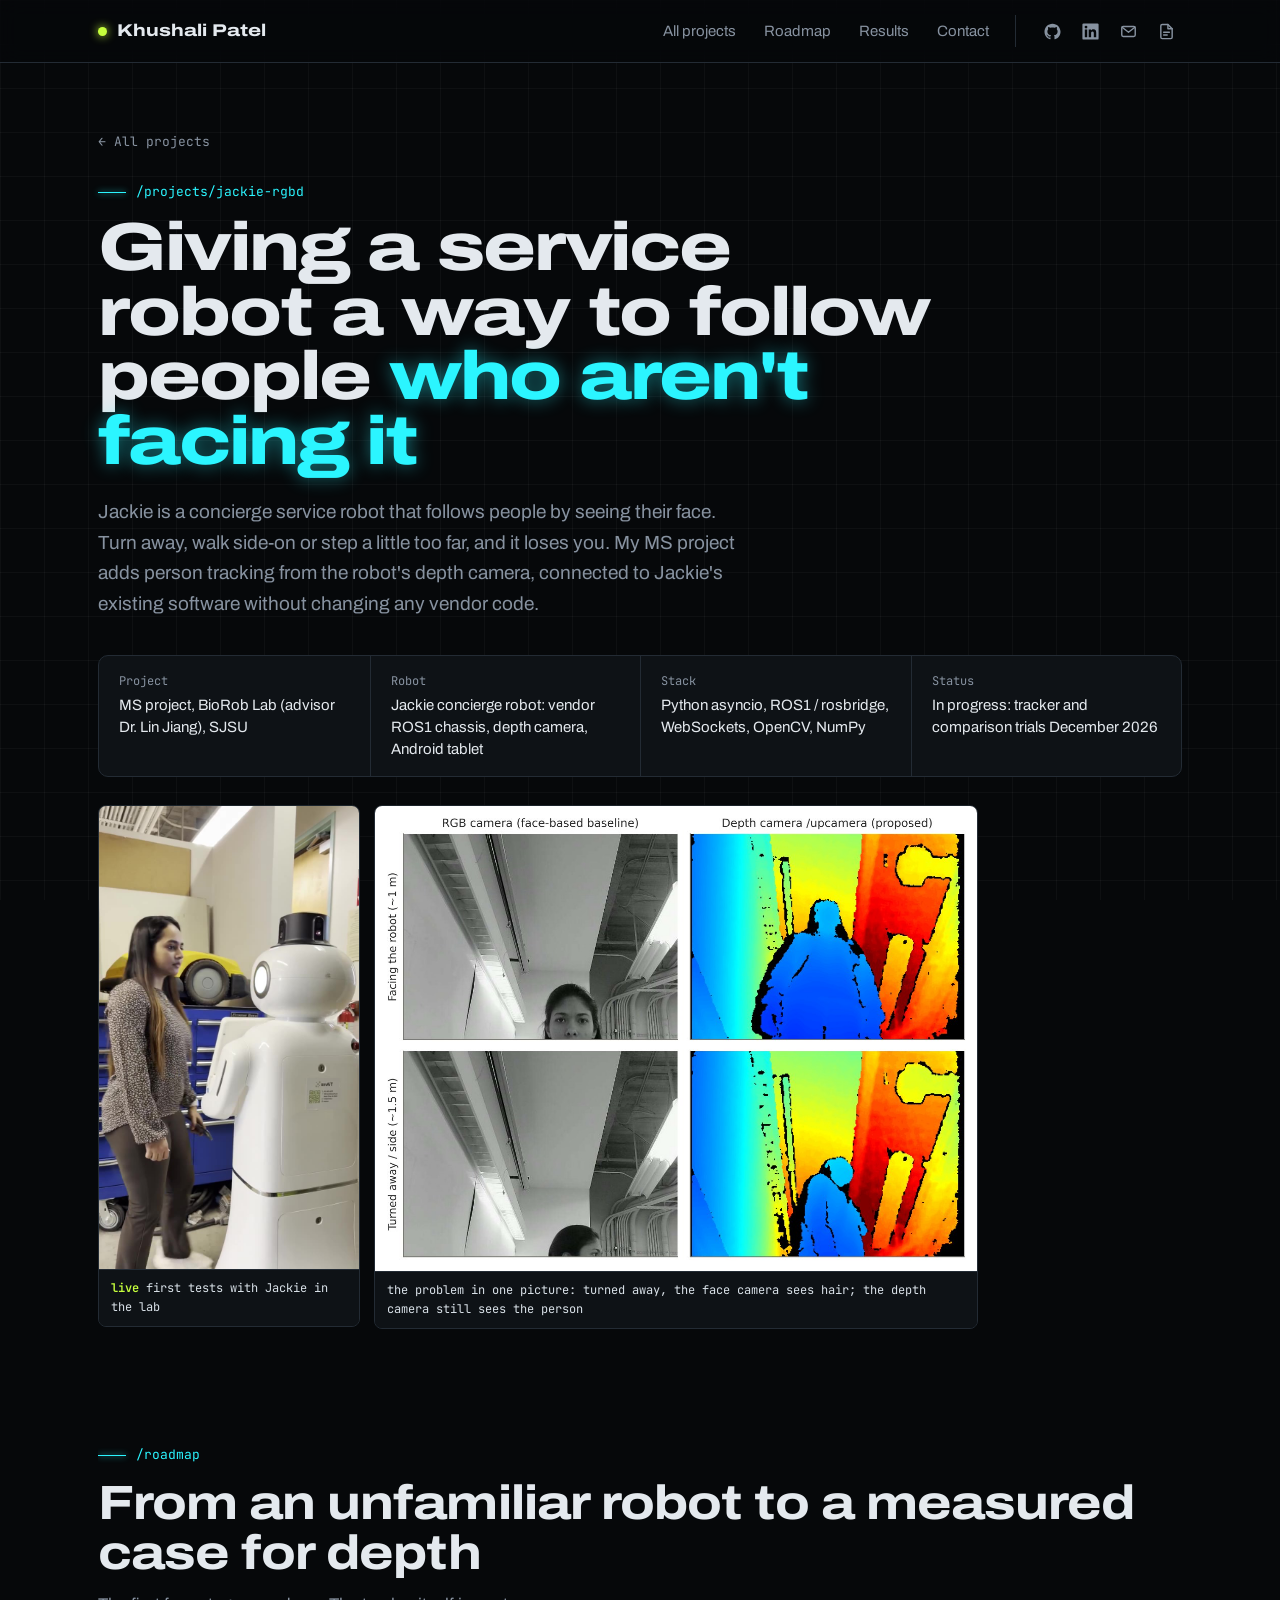
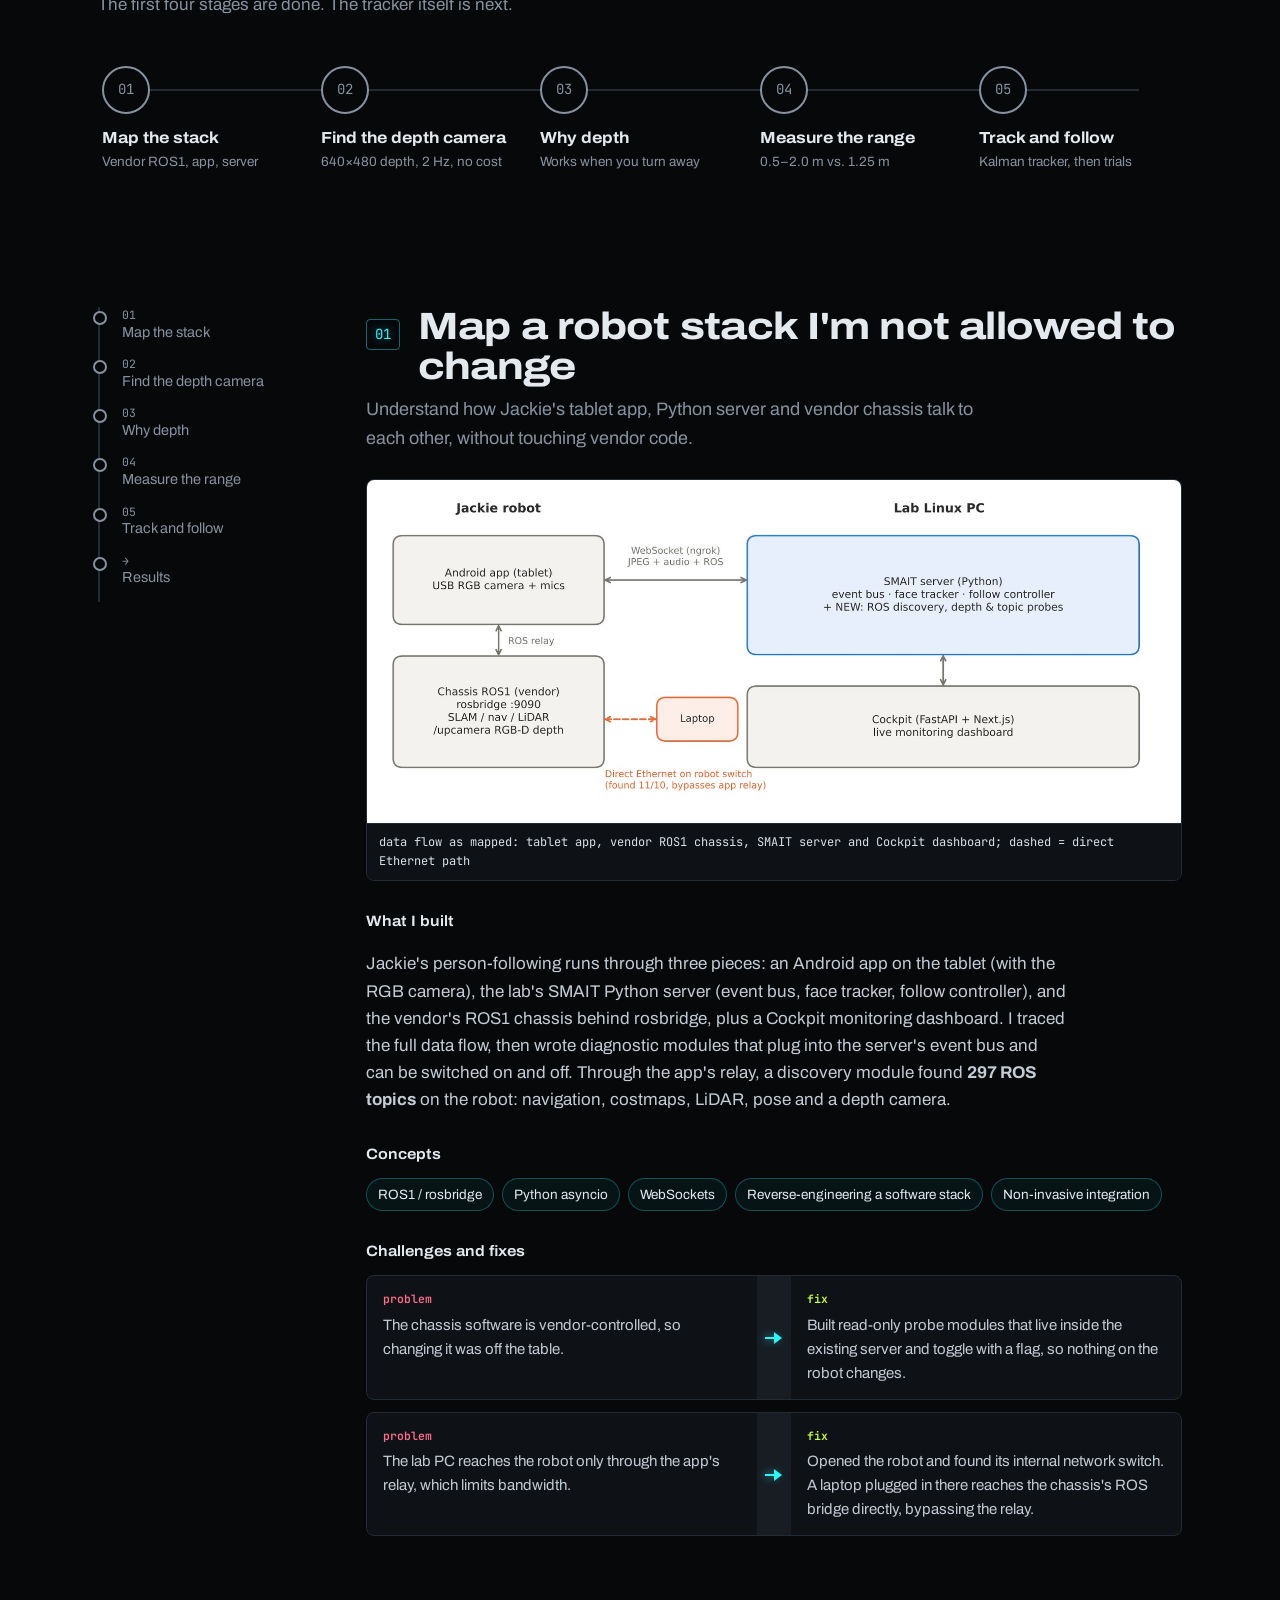
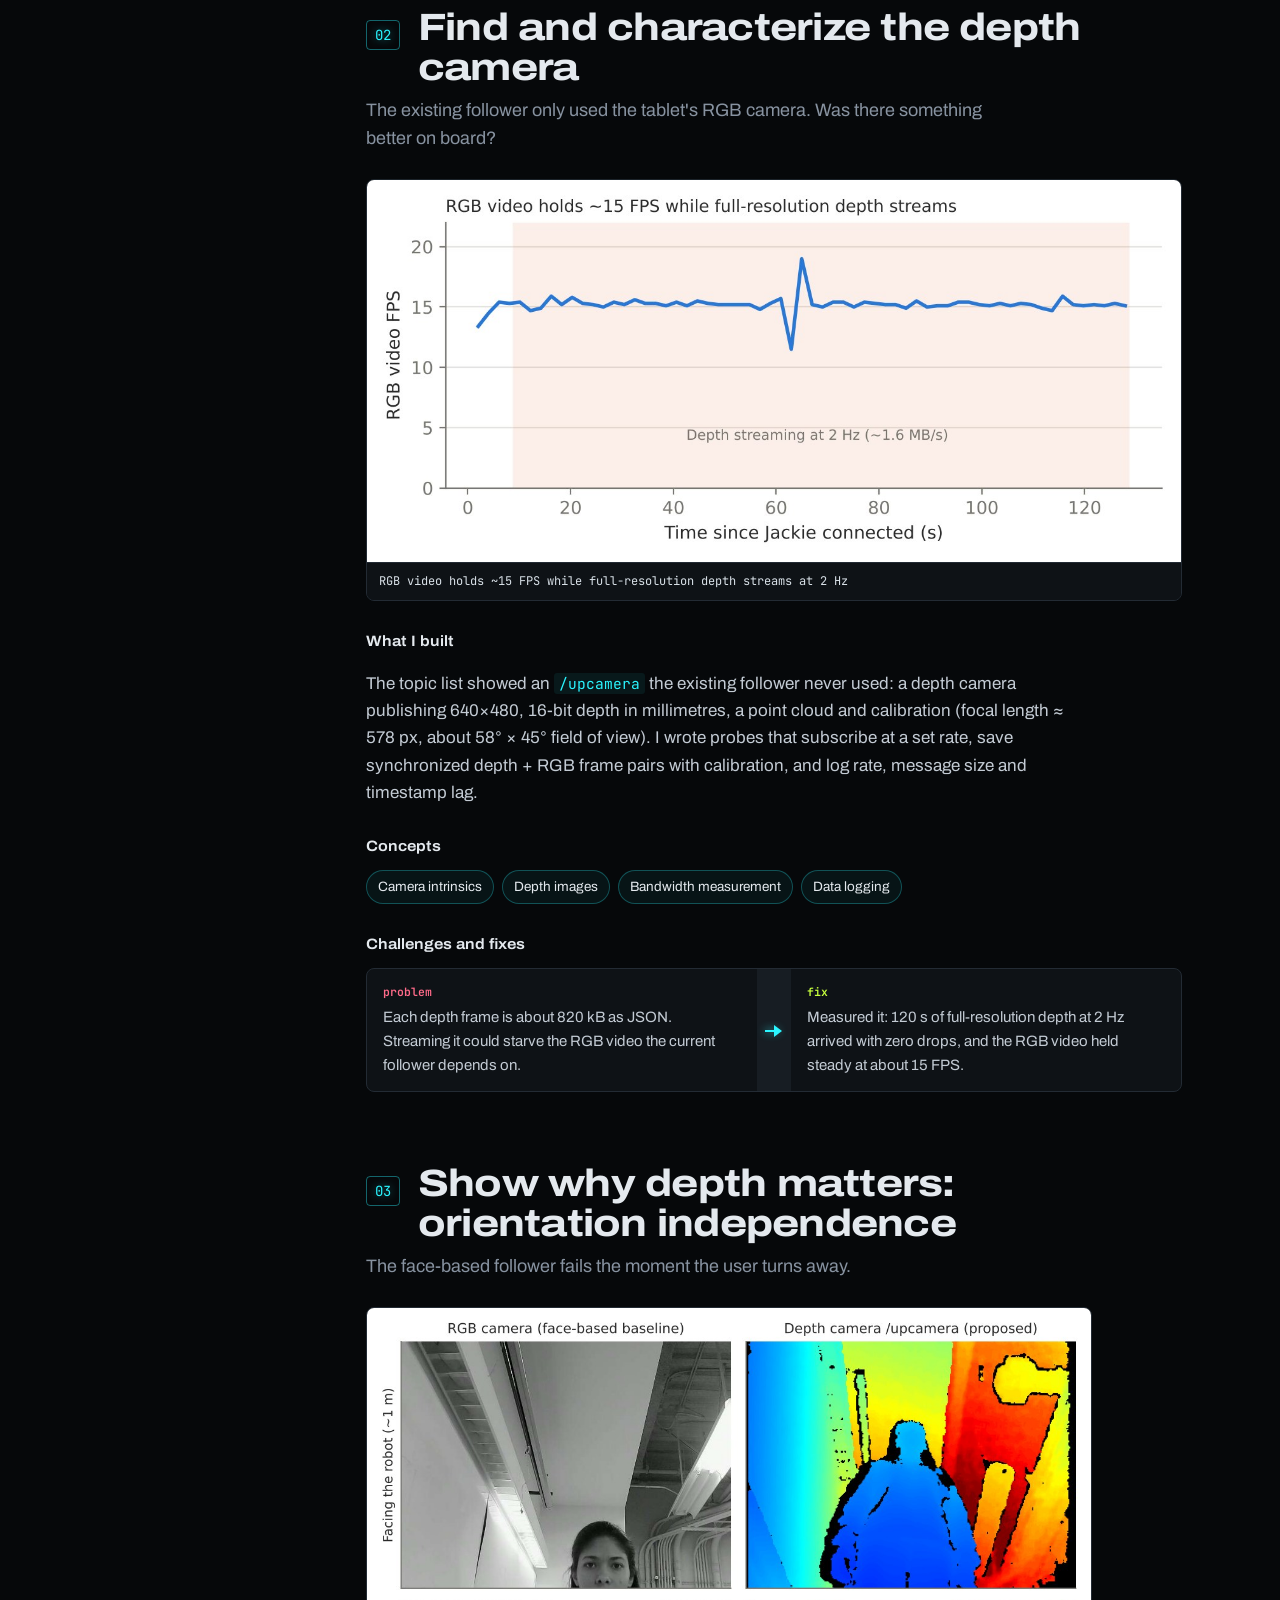
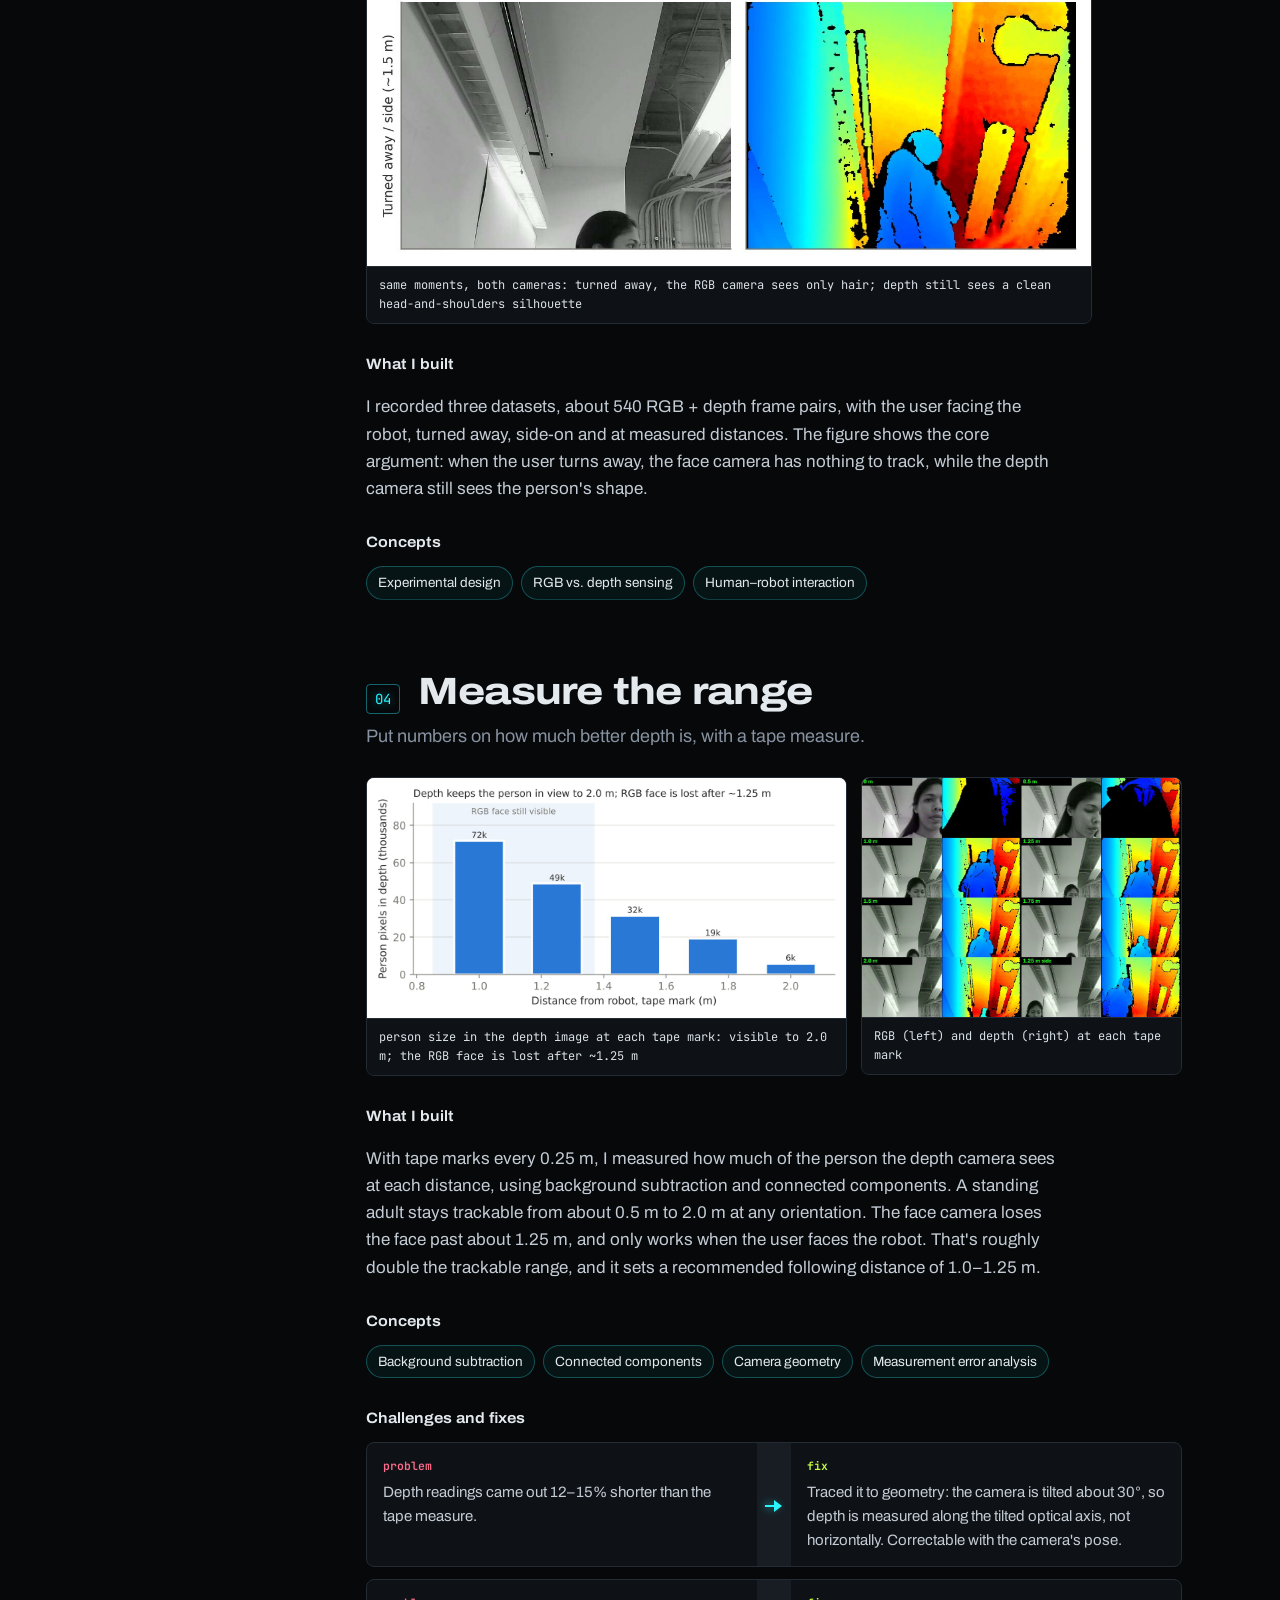
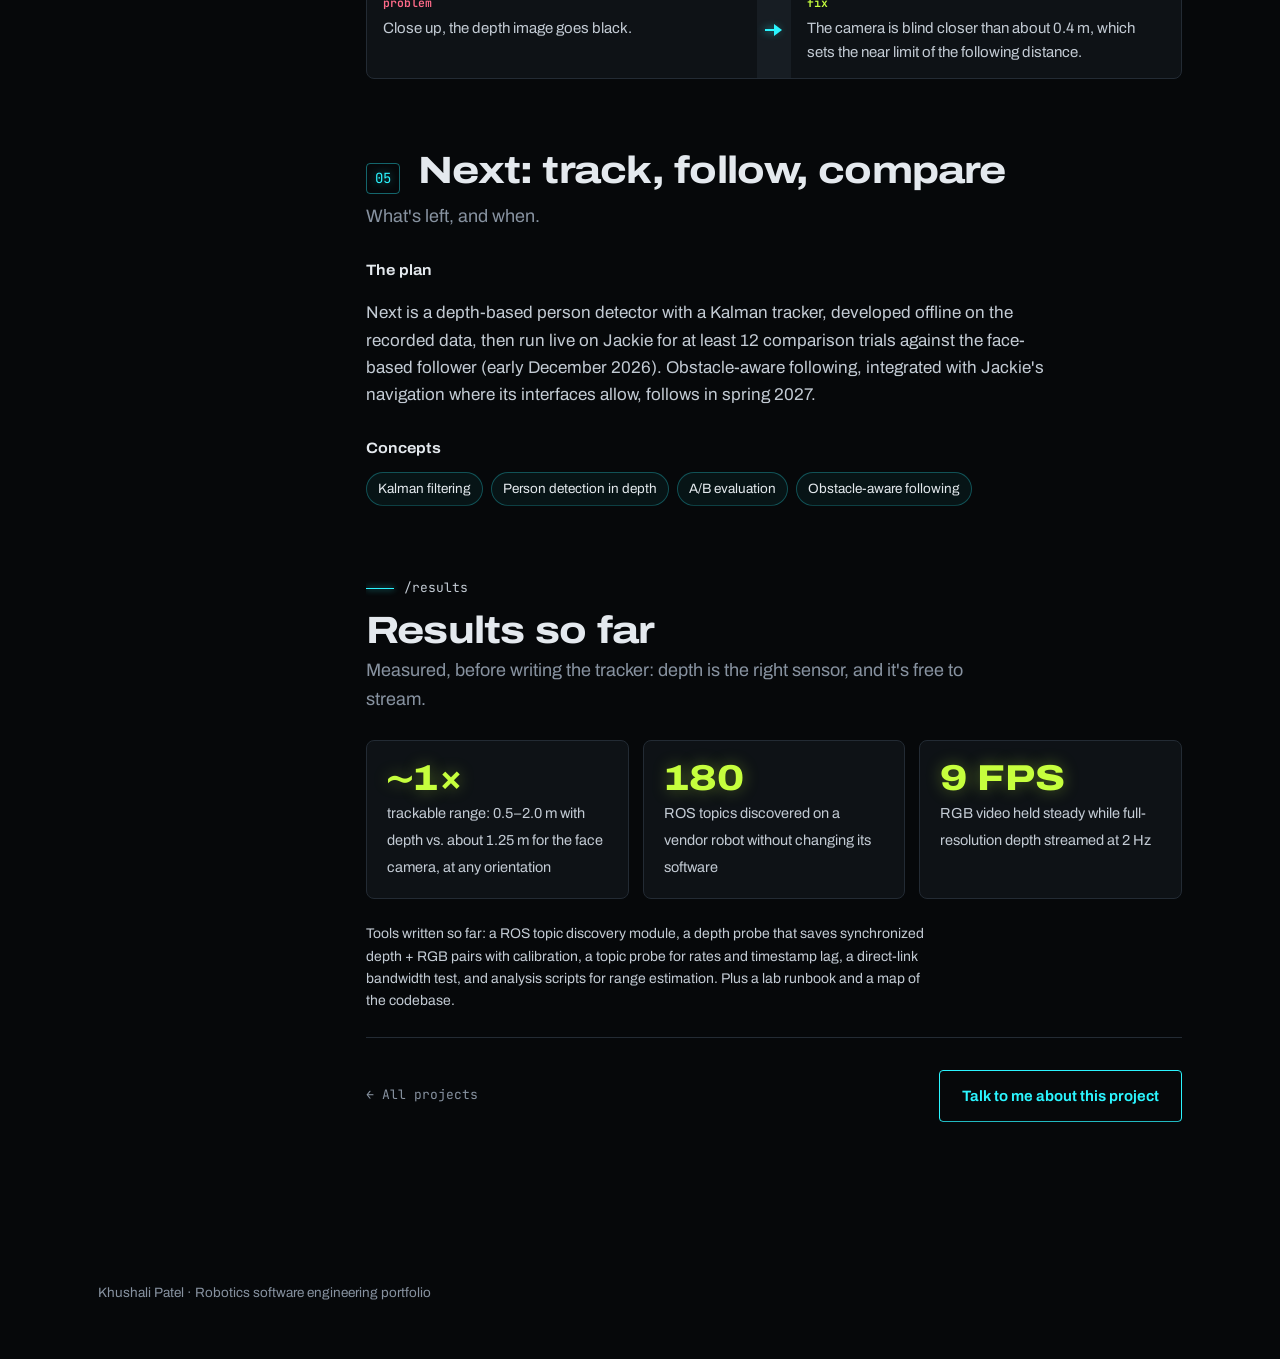
<file: projects/jackie.html>
<!DOCTYPE html>
<html lang="en">
<head>
<meta charset="utf-8">
<meta name="viewport" content="width=device-width, initial-scale=1">
<title>Following people who aren't facing the robot: RGB-D tracking for Jackie — Khushali Patel</title>
<meta name="description" content="MS project: orientation-independent RGB-D person tracking for the Jackie service robot. Mapping a vendor ROS1 stack non-invasively, characterizing an unused depth camera, and measuring its advantage over face-based following.">
<link rel="preconnect" href="https://fonts.googleapis.com">
<link rel="preconnect" href="https://fonts.gstatic.com" crossorigin>
<link href="https://fonts.googleapis.com/css2?family=Archivo:wdth,wght@62..125,300..800&family=JetBrains+Mono:wght@400;600&display=swap" rel="stylesheet">
<link rel="stylesheet" href="../css/site.css">
<link rel="stylesheet" href="../css/icons.css">
</head>
<body>
<div class="grid-bg" aria-hidden="true"></div>
<div class="grid-glow" aria-hidden="true"></div>
<ul class="social-rail" aria-label="Contact links"><li><a href="https://github.com/khushali-patel1299" aria-label="GitHub" title="GitHub"><i class="ic ic-github" aria-hidden="true"></i></a></li><li><a href="https://www.linkedin.com/in/khushali-g-patel" aria-label="LinkedIn" title="LinkedIn"><i class="ic ic-linkedin" aria-hidden="true"></i></a></li><li><a href="mailto:khushali.patel1299@gmail.com" aria-label="Email" title="Email"><i class="ic ic-mail" aria-hidden="true"></i></a></li><li><a href="../resume.pdf" aria-label="Résumé (PDF)" title="Résumé (PDF)"><i class="ic ic-doc" aria-hidden="true"></i></a></li></ul>
<div class="page">
<header class="nav">
  <div class="wrap">
    <a class="mark" href="../index.html"><i aria-hidden="true"></i>Khushali Patel</a>
    <div class="nav-right">
    <nav aria-label="Main">
      <ul>
        <li><a href="../index.html#projects">All projects</a></li>
        <li class="hide-sm"><a href="#roadmap">Roadmap</a></li>
        <li class="hide-sm"><a href="#results">Results</a></li>
        <li><a href="../index.html#contact">Contact</a></li>
      </ul>
    </nav>
    <ul class="nav-social"><li class=""><a href="https://github.com/khushali-patel1299" aria-label="GitHub" title="GitHub"><i class="ic ic-github" aria-hidden="true"></i></a></li><li class=""><a href="https://www.linkedin.com/in/khushali-g-patel" aria-label="LinkedIn" title="LinkedIn"><i class="ic ic-linkedin" aria-hidden="true"></i></a></li><li class=""><a href="mailto:khushali.patel1299@gmail.com" aria-label="Email" title="Email"><i class="ic ic-mail" aria-hidden="true"></i></a></li><li class="opt"><a href="../resume.pdf" aria-label="Résumé (PDF)" title="Résumé (PDF)"><i class="ic ic-doc" aria-hidden="true"></i></a></li></ul>
    </div>
  </div>
  <div class="progress" id="progress"></div>
</header>

<main>
  <section class="case-hero">
    <div class="wrap">
      <a class="back" href="../index.html#projects">← All projects</a>
      <p class="topic" style="margin-top:28px">/projects/jackie-rgbd</p>
      <h1>Giving a service robot a way to follow people <span class="scr" id="scramble">who aren't facing it</span></h1>
      <p class="lede">Jackie is a concierge service robot that follows people by seeing their face. Turn away, walk side-on or step a little too far, and it loses you. My MS project adds person tracking from the robot's depth camera, connected to Jackie's existing software without changing any vendor code.</p>
      <dl class="facts">
        <div><dt>Project</dt><dd>MS project, BioRob Lab (advisor Dr. Lin Jiang), SJSU</dd></div>
        <div><dt>Robot</dt><dd>Jackie concierge robot: vendor ROS1 chassis, depth camera, Android tablet</dd></div>
        <div><dt>Stack</dt><dd>Python asyncio, ROS1 / rosbridge, WebSockets, OpenCV, NumPy</dd></div>
        <div><dt>Status</dt><dd>In progress: tracker and comparison trials December 2026</dd></div>
      </dl>
      <div class="fit-row reveal" style="max-width:880px">
            <figure class="clip" data-ar="720/1280"><video src="../assets/jackie/jackie_live.mp4" poster="../assets/jackie/jackie_live.jpg" width="720" height="1280" data-autoplay preload="none" muted loop playsinline></video><figcaption><b>live</b> first tests with Jackie in the lab</figcaption></figure>
            <figure class="clip white" data-ar="1190/918"><img src="../assets/jackie/face_vs_depth.jpg" width="1190" height="918" alt="Turned away, the face camera sees hair; the depth camera still sees the person" loading="lazy"><figcaption>the problem in one picture: turned away, the face camera sees hair; the depth camera still sees the person</figcaption></figure>
          </div>
    </div>
  </section>

  <section id="roadmap" style="padding-top:48px">
    <div class="wrap">
      <div class="reveal">
        <p class="topic">/roadmap</p>
        <h2>From an unfamiliar robot to a measured case for depth</h2>
        <p class="sub">The first four stages are done. The tracker itself is next.</p>
      </div>
      <ol class="roadmap reveal"><li><a href="#stage-1" data-stage-link="stage-1"><span class="node">01</span><h3>Map the stack</h3><p>Vendor ROS1, app, server</p></a></li><li><a href="#stage-2" data-stage-link="stage-2"><span class="node">02</span><h3>Find the depth camera</h3><p>640×480 depth, 2 Hz, no cost</p></a></li><li><a href="#stage-3" data-stage-link="stage-3"><span class="node">03</span><h3>Why depth</h3><p>Works when you turn away</p></a></li><li><a href="#stage-4" data-stage-link="stage-4"><span class="node">04</span><h3>Measure the range</h3><p>0.5–2.0 m vs. 1.25 m</p></a></li><li><a href="#stage-5" data-stage-link="stage-5"><span class="node">05</span><h3>Track and follow</h3><p>Kalman tracker, then trials</p></a></li></ol>
    </div>
  </section>

  <section style="padding-top:40px">
    <div class="wrap stages">
      <ol class="rail" aria-label="Stages"><li><a href="#stage-1" data-stage-link="stage-1"><span>01</span>Map the stack</a></li><li><a href="#stage-2" data-stage-link="stage-2"><span>02</span>Find the depth camera</a></li><li><a href="#stage-3" data-stage-link="stage-3"><span>03</span>Why depth</a></li><li><a href="#stage-4" data-stage-link="stage-4"><span>04</span>Measure the range</a></li><li><a href="#stage-5" data-stage-link="stage-5"><span>05</span>Track and follow</a></li><li><a href="#results" data-stage-link="results"><span>→</span>Results</a></li></ol>
      <div>
        <article class="stage" id="stage-1">
          <div class="reveal">
            <div class="stage-head"><span class="stage-num">01</span><h2>Map a robot stack I'm not allowed to change</h2></div>
            <p class="goal">Understand how Jackie's tablet app, Python server and vendor chassis talk to each other, without touching vendor code.</p>
          </div>
          <div class="fit-row reveal" data-maxh="520">
            <figure class="clip white" data-ar="1600/675"><img src="../assets/jackie/architecture.jpg" width="1600" height="675" alt="data flow as mapped: tablet app, vendor ROS1 chassis, SMAIT server and Cockpit dashboard; dashed = direct Ethernet path" loading="lazy"><figcaption>data flow as mapped: tablet app, vendor ROS1 chassis, SMAIT server and Cockpit dashboard; dashed = direct Ethernet path</figcaption></figure>
          </div>
          <div class="reveal">
            <h3>What I built</h3>
            <p>Jackie's person-following runs through three pieces: an Android app on the tablet (with the RGB camera), the lab's SMAIT Python server (event bus, face tracker, follow controller), and the vendor's ROS1 chassis behind rosbridge, plus a Cockpit monitoring dashboard. I traced the full data flow, then wrote diagnostic modules that plug into the server's event bus and can be switched on and off. Through the app's relay, a discovery module found <b>297 ROS topics</b> on the robot: navigation, costmaps, LiDAR, pose and a depth camera.</p>
            <h3>Concepts</h3>
            <ul class="chips"><li>ROS1 / rosbridge</li><li>Python asyncio</li><li>WebSockets</li><li>Reverse-engineering a software stack</li><li>Non-invasive integration</li></ul>
            <h3>Challenges and fixes</h3>
            <ul class="issues">
              <li class="issue"><div class="p"><b>problem</b><p>The chassis software is vendor-controlled, so changing it was off the table.</p></div><div class="arrow" aria-hidden="true"></div>
                <div class="f"><b>fix</b><p>Built read-only probe modules that live inside the existing server and toggle with a flag, so nothing on the robot changes.</p></div></li><li class="issue"><div class="p"><b>problem</b><p>The lab PC reaches the robot only through the app's relay, which limits bandwidth.</p></div><div class="arrow" aria-hidden="true"></div>
                <div class="f"><b>fix</b><p>Opened the robot and found its internal network switch. A laptop plugged in there reaches the chassis's ROS bridge directly, bypassing the relay.</p></div></li>
            </ul>
          </div>
        </article>
        <article class="stage" id="stage-2">
          <div class="reveal">
            <div class="stage-head"><span class="stage-num">02</span><h2>Find and characterize the depth camera</h2></div>
            <p class="goal">The existing follower only used the tablet's RGB camera. Was there something better on board?</p>
          </div>
          <div class="fit-row reveal" data-maxh="420">
            <figure class="clip white" data-ar="1280/600"><img src="../assets/jackie/fps.jpg" width="1280" height="600" alt="RGB video holds ~15 FPS while full-resolution depth streams at 2 Hz" loading="lazy"><figcaption>RGB video holds ~15 FPS while full-resolution depth streams at 2 Hz</figcaption></figure>
          </div>
          <div class="reveal">
            <h3>What I built</h3>
            <p>The topic list showed an <code>/upcamera</code> the existing follower never used: a depth camera publishing 640×480, 16-bit depth in millimetres, a point cloud and calibration (focal length ≈ 578 px, about 58° × 45° field of view). I wrote probes that subscribe at a set rate, save synchronized depth + RGB frame pairs with calibration, and log rate, message size and timestamp lag.</p>
            <h3>Concepts</h3>
            <ul class="chips"><li>Camera intrinsics</li><li>Depth images</li><li>Bandwidth measurement</li><li>Data logging</li></ul>
            <h3>Challenges and fixes</h3>
            <ul class="issues">
              <li class="issue"><div class="p"><b>problem</b><p>Each depth frame is about 820 kB as JSON. Streaming it could starve the RGB video the current follower depends on.</p></div><div class="arrow" aria-hidden="true"></div>
                <div class="f"><b>fix</b><p>Measured it: 120 s of full-resolution depth at 2 Hz arrived with zero drops, and the RGB video held steady at about 15 FPS.</p></div></li>
            </ul>
          </div>
        </article>
        <article class="stage" id="stage-3">
          <div class="reveal">
            <div class="stage-head"><span class="stage-num">03</span><h2>Show why depth matters: orientation independence</h2></div>
            <p class="goal">The face-based follower fails the moment the user turns away.</p>
          </div>
          <div class="fit-row reveal" data-maxh="560">
            <figure class="clip white" data-ar="1190/918"><img src="../assets/jackie/face_vs_depth.jpg" width="1190" height="918" alt="same moments, both cameras: turned away, the RGB camera sees only hair; depth still sees a clean head-and-shoulders silhouette" loading="lazy"><figcaption>same moments, both cameras: turned away, the RGB camera sees only hair; depth still sees a clean head-and-shoulders silhouette</figcaption></figure>
          </div>
          <div class="reveal">
            <h3>What I built</h3>
            <p>I recorded three datasets, about 540 RGB + depth frame pairs, with the user facing the robot, turned away, side-on and at measured distances. The figure shows the core argument: when the user turns away, the face camera has nothing to track, while the depth camera still sees the person's shape.</p>
            <h3>Concepts</h3>
            <ul class="chips"><li>Experimental design</li><li>RGB vs. depth sensing</li><li>Human–robot interaction</li></ul>
            
          </div>
        </article>
        <article class="stage" id="stage-4">
          <div class="reveal">
            <div class="stage-head"><span class="stage-num">04</span><h2>Measure the range</h2></div>
            <p class="goal">Put numbers on how much better depth is, with a tape measure.</p>
          </div>
          <div class="fit-row reveal">
            <figure class="clip white" data-ar="1280/640"><img src="../assets/jackie/range_chart.jpg" width="1280" height="640" alt="person size in the depth image at each tape mark: visible to 2.0 m; the RGB face is lost after ~1.25 m" loading="lazy"><figcaption>person size in the depth image at each tape mark: visible to 2.0 m; the RGB face is lost after ~1.25 m</figcaption></figure>
            <figure class="clip white" data-ar="960/720"><img src="../assets/jackie/range_grid.jpg" width="960" height="720" alt="RGB (left) and depth (right) at each tape mark" loading="lazy"><figcaption>RGB (left) and depth (right) at each tape mark</figcaption></figure>
          </div>
          <div class="reveal">
            <h3>What I built</h3>
            <p>With tape marks every 0.25 m, I measured how much of the person the depth camera sees at each distance, using background subtraction and connected components. A standing adult stays trackable from about 0.5 m to 2.0 m at any orientation. The face camera loses the face past about 1.25 m, and only works when the user faces the robot. That's roughly double the trackable range, and it sets a recommended following distance of 1.0–1.25 m.</p>
            <h3>Concepts</h3>
            <ul class="chips"><li>Background subtraction</li><li>Connected components</li><li>Camera geometry</li><li>Measurement error analysis</li></ul>
            <h3>Challenges and fixes</h3>
            <ul class="issues">
              <li class="issue"><div class="p"><b>problem</b><p>Depth readings came out 12–15% shorter than the tape measure.</p></div><div class="arrow" aria-hidden="true"></div>
                <div class="f"><b>fix</b><p>Traced it to geometry: the camera is tilted about 30°, so depth is measured along the tilted optical axis, not horizontally. Correctable with the camera's pose.</p></div></li><li class="issue"><div class="p"><b>problem</b><p>Close up, the depth image goes black.</p></div><div class="arrow" aria-hidden="true"></div>
                <div class="f"><b>fix</b><p>The camera is blind closer than about 0.4 m, which sets the near limit of the following distance.</p></div></li>
            </ul>
          </div>
        </article>
        <article class="stage" id="stage-5">
          <div class="reveal">
            <div class="stage-head"><span class="stage-num">05</span><h2>Next: track, follow, compare</h2></div>
            <p class="goal">What's left, and when.</p>
          </div>
          
          <div class="reveal">
            <h3>The plan</h3>
            <p>Next is a depth-based person detector with a Kalman tracker, developed offline on the recorded data, then run live on Jackie for at least 12 comparison trials against the face-based follower (early December 2026). Obstacle-aware following, integrated with Jackie's navigation where its interfaces allow, follows in spring 2027.</p>
            <h3>Concepts</h3>
            <ul class="chips"><li>Kalman filtering</li><li>Person detection in depth</li><li>A/B evaluation</li><li>Obstacle-aware following</li></ul>
            
          </div>
        </article>
        <article class="stage" id="results" style="padding-bottom:24px">
          <div class="reveal">
            <p class="topic">/results</p>
            <h2>Results so far</h2>
            <p class="goal">Measured, before writing the tracker: depth is the right sensor, and it's free to stream.</p>
          </div>
          <div class="stats reveal">
            <div class="stat"><span class="num" data-count="~2×">~2×</span><span>trackable range: 0.5–2.0 m with depth vs. about 1.25 m for the face camera, at any orientation</span></div>
            <div class="stat"><span class="num" data-count="297">297</span><span>ROS topics discovered on a vendor robot without changing its software</span></div>
            <div class="stat"><span class="num" data-count="15 FPS">15 FPS</span><span>RGB video held steady while full-resolution depth streamed at 2 Hz</span></div>
          </div>
          <p class="note reveal">Tools written so far: a ROS topic discovery module, a depth probe that saves synchronized depth + RGB pairs with calibration, a topic probe for rates and timestamp lag, a direct-link bandwidth test, and analysis scripts for range estimation. Plus a lab runbook and a map of the codebase.</p>
          <div class="next reveal">
            <a class="back" href="../index.html#projects">← All projects</a>
            <a class="btn ghost" href="../index.html#contact">Talk to me about this project</a>
          </div>
        </article>
      </div>
    </div>
  </section>
</main>

<footer>
  <div class="wrap">Khushali Patel · Robotics software engineering portfolio</div>
</footer>
</div>
<script src="../js/site.js"></script>
</body>
</html>
</file>
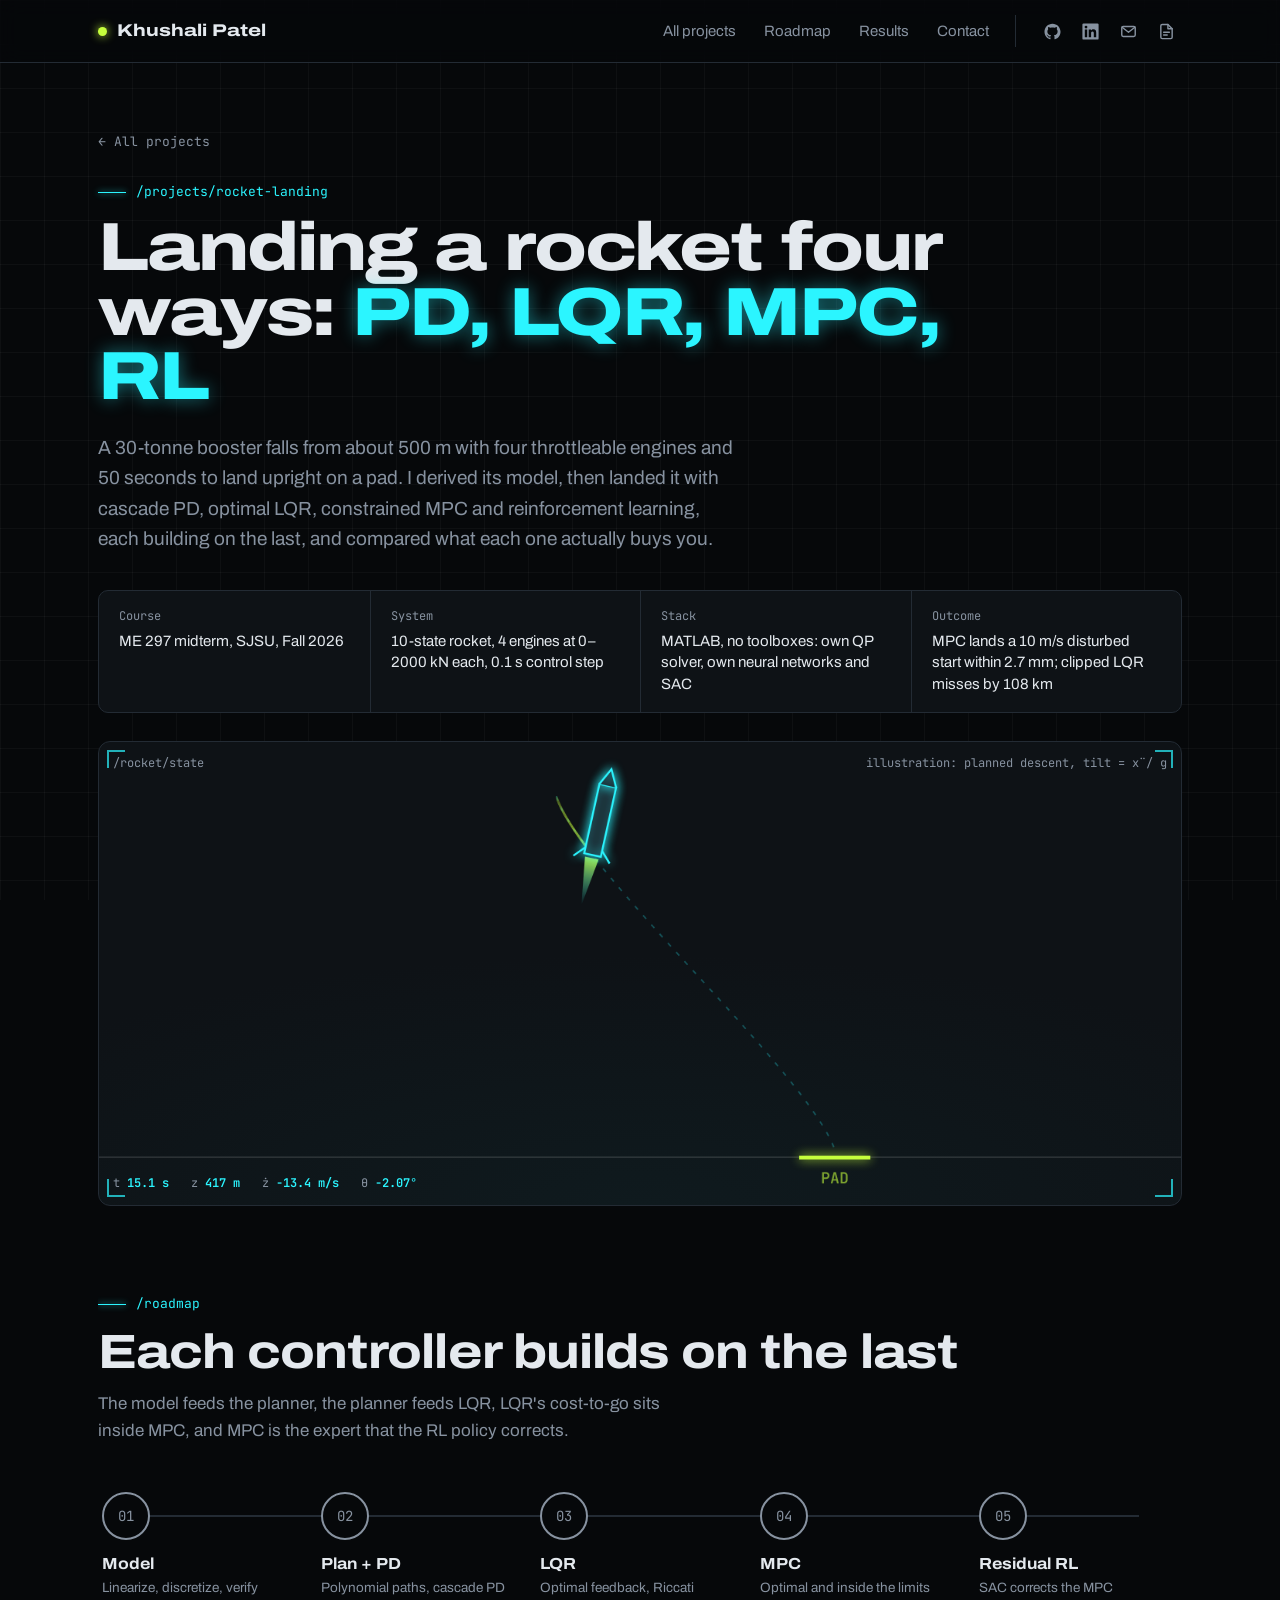
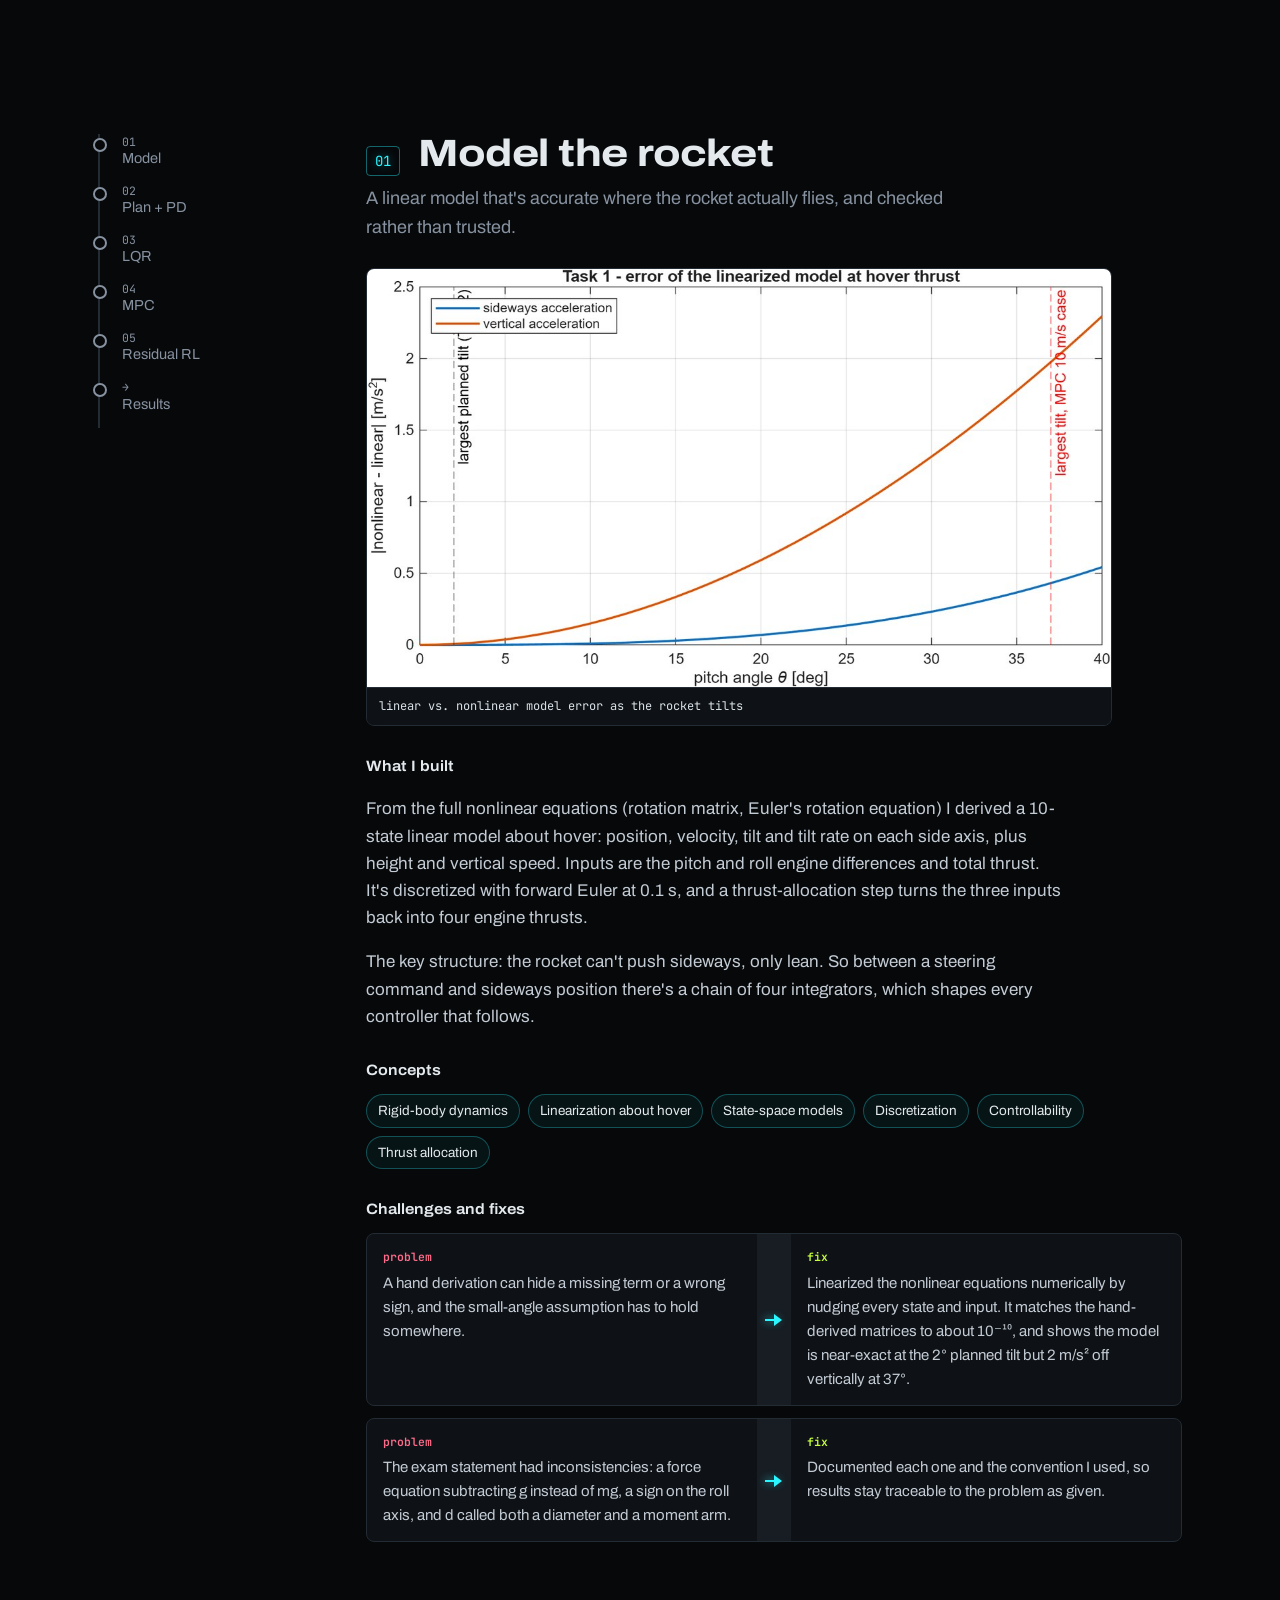
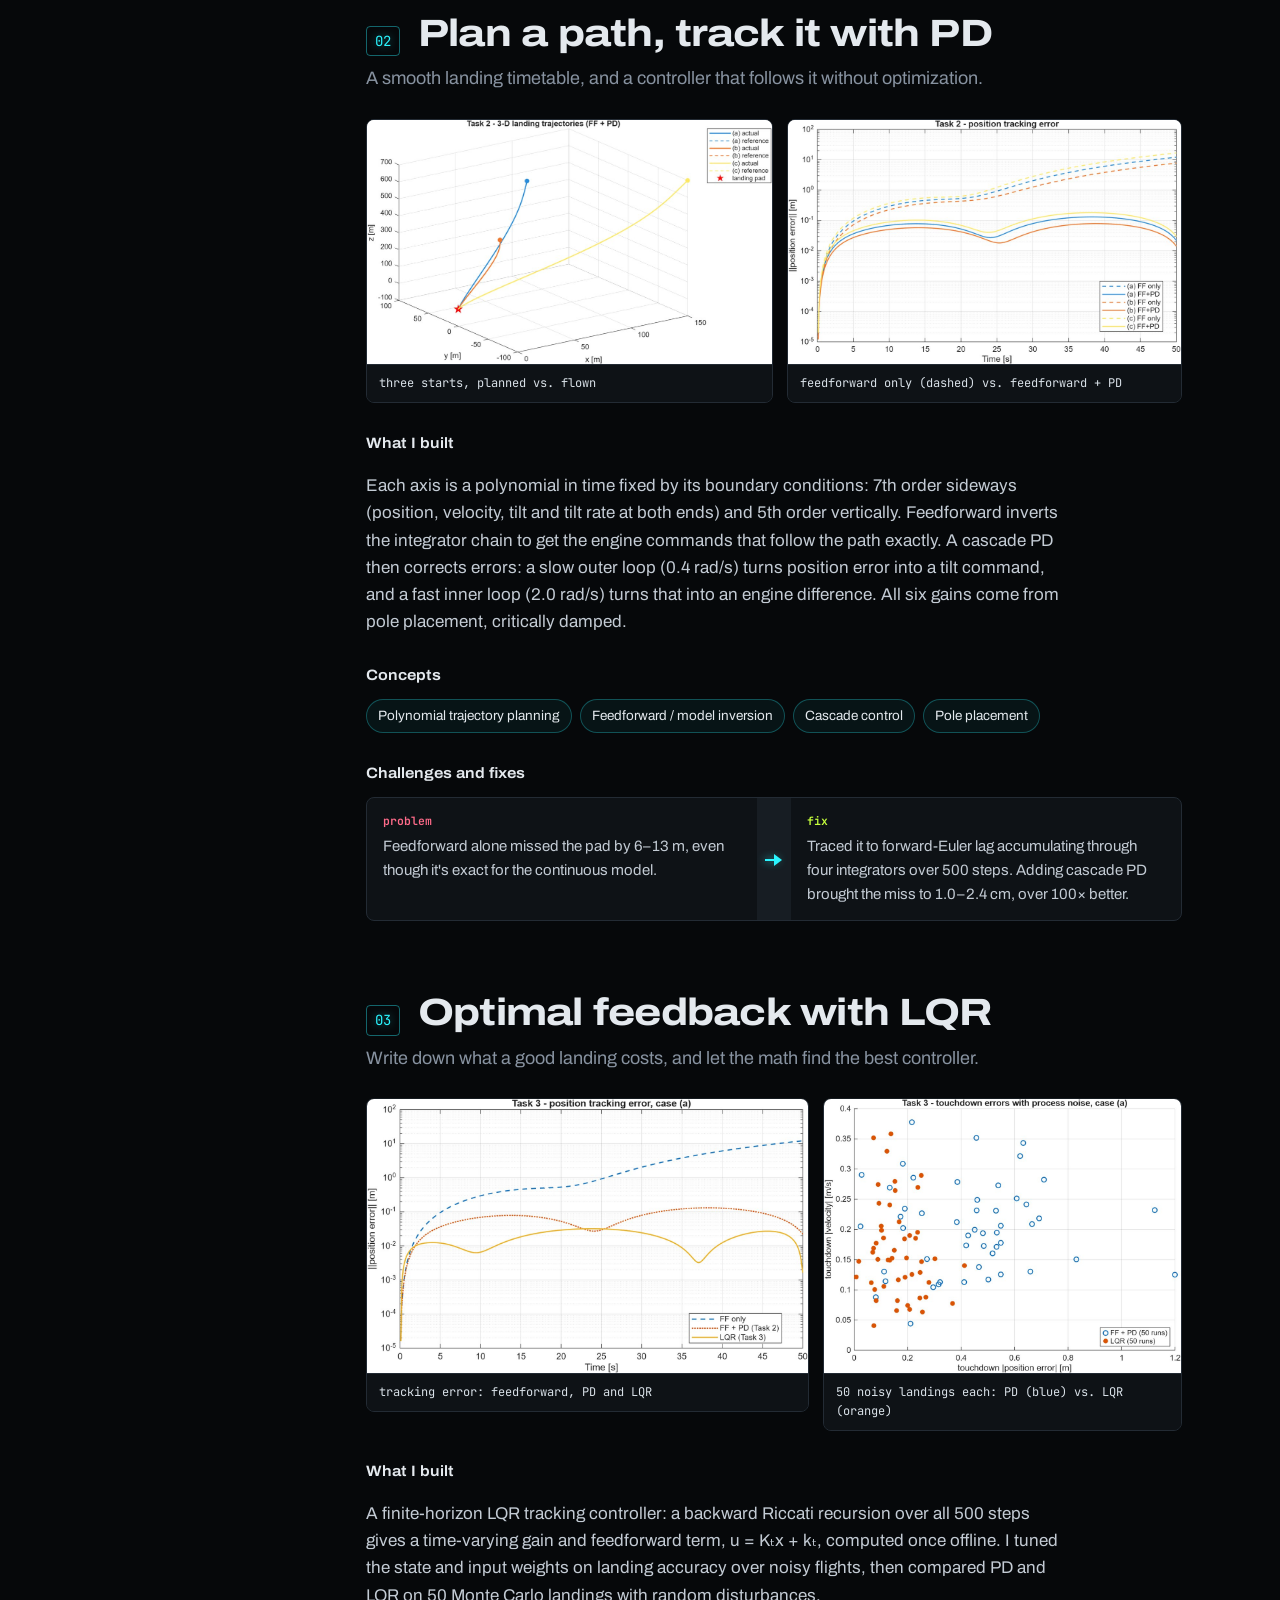
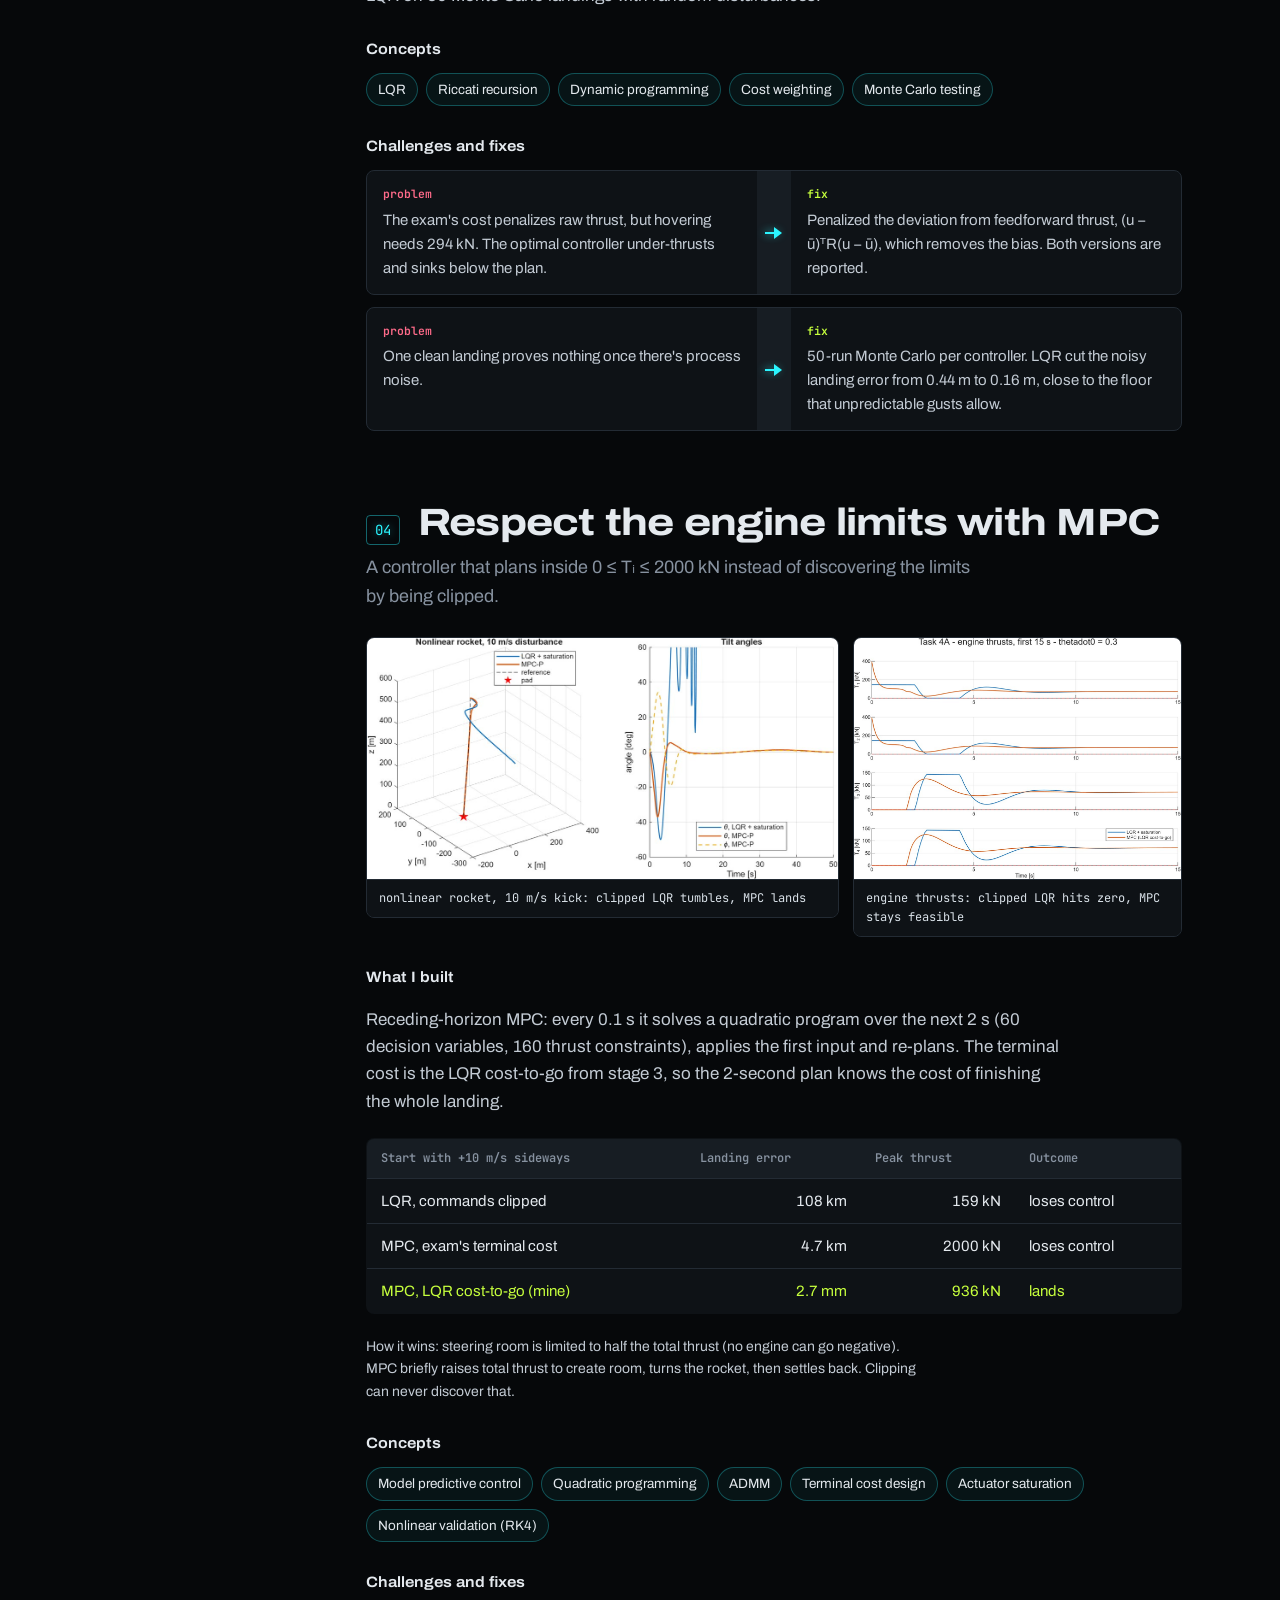
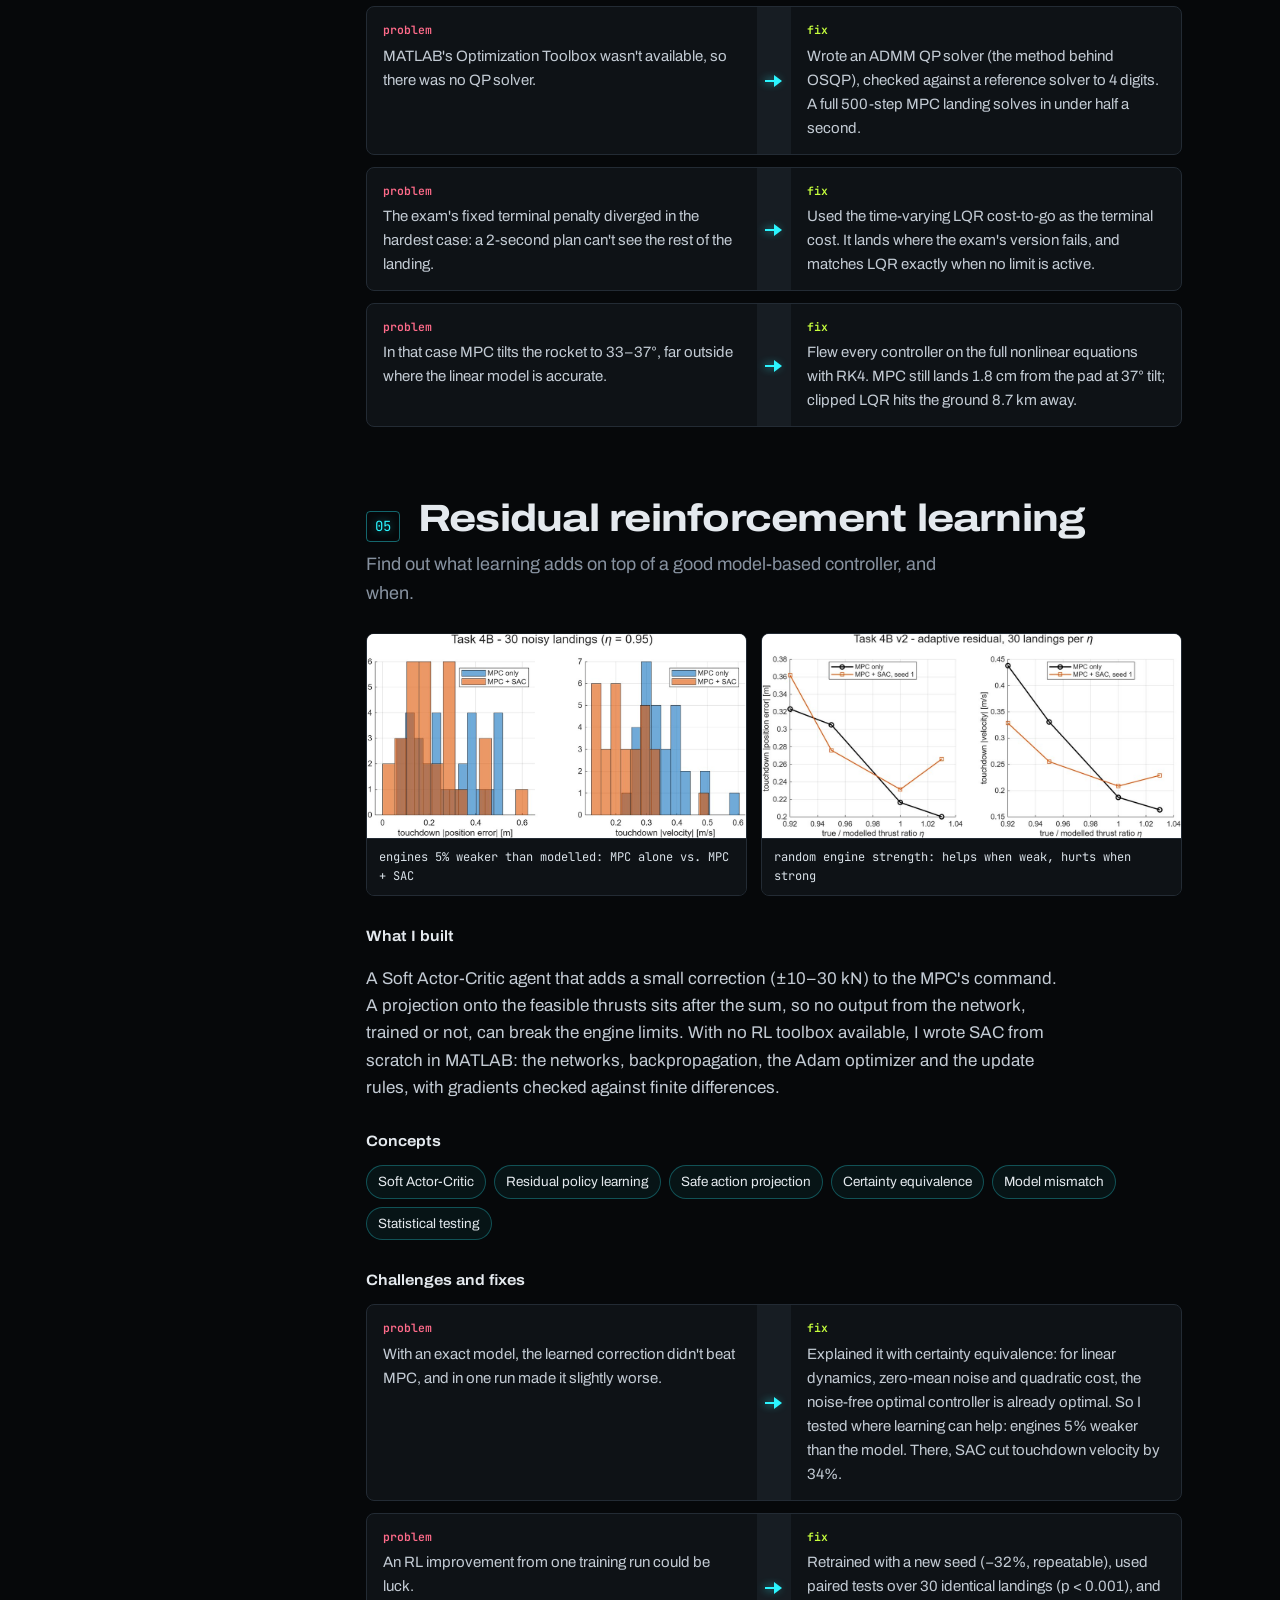
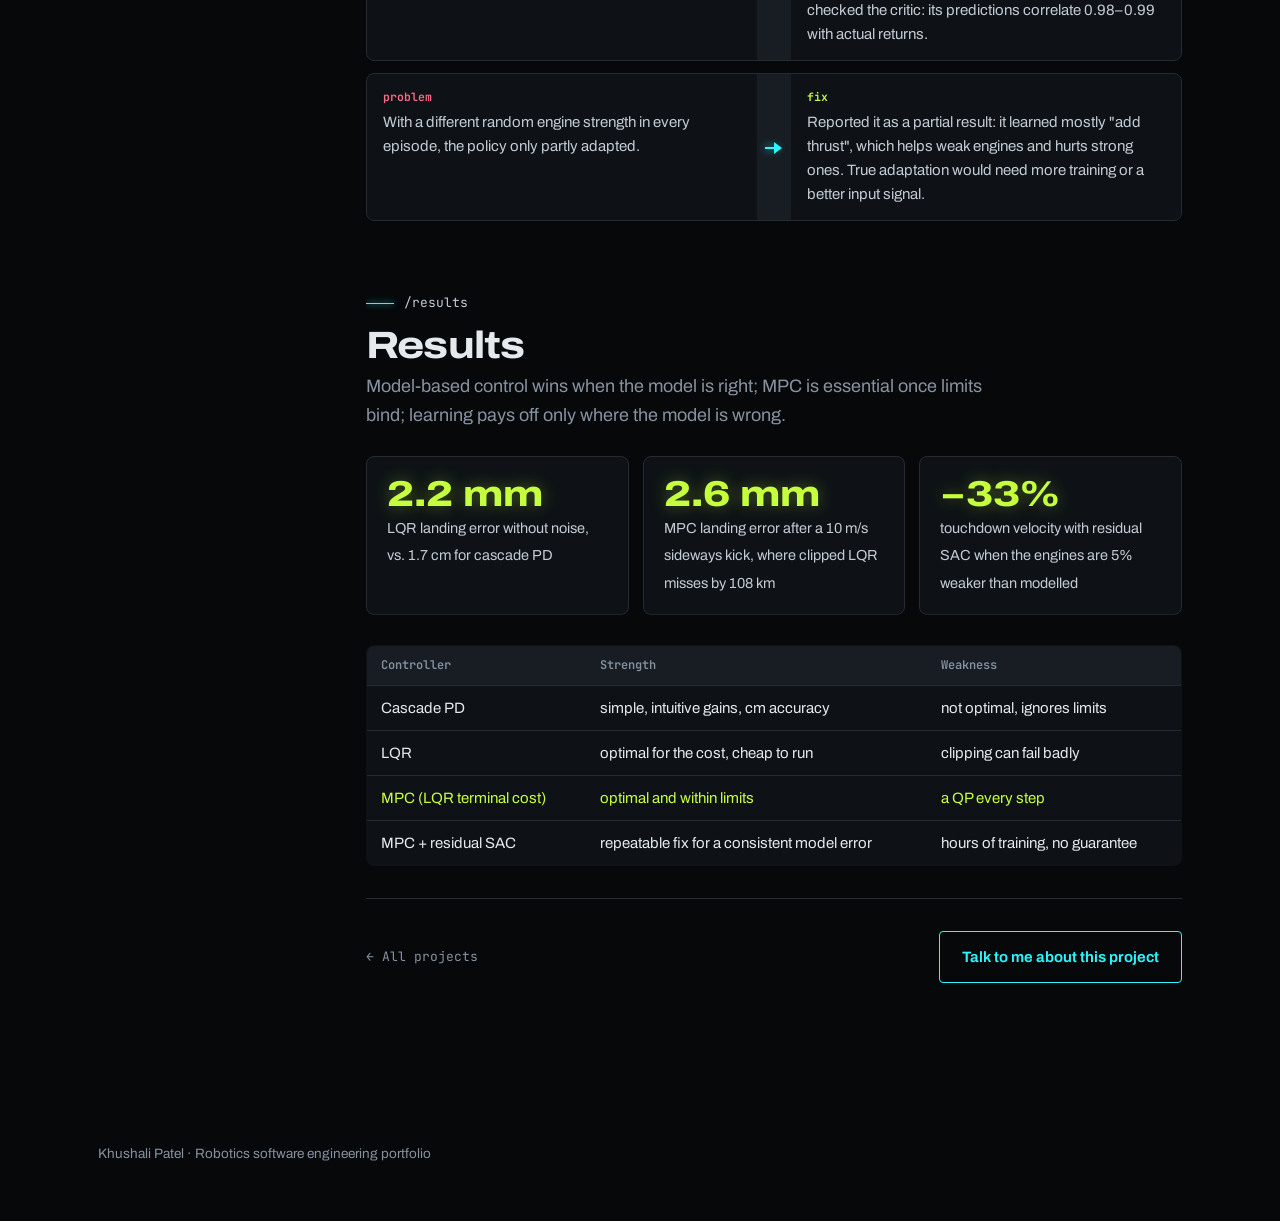
<file: projects/rocket.html>
<!DOCTYPE html>
<html lang="en">
<head>
<meta charset="utf-8">
<meta name="viewport" content="width=device-width, initial-scale=1">
<title>Landing a rocket four ways: PD, LQR, MPC and reinforcement learning — Khushali Patel</title>
<meta name="description" content="Autonomous vertical rocket landing: linearized model, polynomial trajectories with cascade PD, finite-horizon LQR, constrained MPC with a hand-written ADMM solver, and residual SAC reinforcement learning, all in MATLAB.">
<link rel="preconnect" href="https://fonts.googleapis.com">
<link rel="preconnect" href="https://fonts.gstatic.com" crossorigin>
<link href="https://fonts.googleapis.com/css2?family=Archivo:wdth,wght@62..125,300..800&family=JetBrains+Mono:wght@400;600&display=swap" rel="stylesheet">
<link rel="stylesheet" href="../css/site.css">
<link rel="stylesheet" href="../css/icons.css">
<style>
  .sim{position:relative;margin:28px 0 0;background:radial-gradient(120% 90% at 50% 100%,#0F1A1E 0%,var(--carbon) 60%);border:1px solid var(--rule);border-radius:12px;overflow:hidden}
  .sim canvas{display:block;width:100%;height:auto;aspect-ratio:21/9}
  @media (max-width:700px){.sim canvas{aspect-ratio:4/3}}
  .sim .hud .bl{gap:22px}
  table.cmp{width:100%;border-collapse:collapse;font-size:15px;font-variant-numeric:tabular-nums;margin:6px 0 8px;background:var(--carbon);border:1px solid var(--rule);border-radius:8px;overflow:hidden}
  table.cmp th,table.cmp td{text-align:left;padding:10px 14px;border-bottom:1px solid var(--rule)}
  table.cmp th{font-family:var(--mono);font-size:12px;font-weight:600;color:var(--dim);background:var(--graphite)}
  table.cmp td.n{text-align:right;white-space:nowrap}
  table.cmp tr.win td{color:var(--lime)}
  table.cmp tr:last-child td{border-bottom:0}
  .tblwrap{overflow-x:auto}
</style>
</head>
<body>
<div class="grid-bg" aria-hidden="true"></div>
<div class="grid-glow" aria-hidden="true"></div>
<ul class="social-rail" aria-label="Contact links"><li><a href="https://github.com/khushali-patel1299" aria-label="GitHub" title="GitHub"><i class="ic ic-github" aria-hidden="true"></i></a></li><li><a href="https://www.linkedin.com/in/khushali-g-patel" aria-label="LinkedIn" title="LinkedIn"><i class="ic ic-linkedin" aria-hidden="true"></i></a></li><li><a href="mailto:khushali.patel1299@gmail.com" aria-label="Email" title="Email"><i class="ic ic-mail" aria-hidden="true"></i></a></li><li><a href="../resume.pdf" aria-label="Résumé (PDF)" title="Résumé (PDF)"><i class="ic ic-doc" aria-hidden="true"></i></a></li></ul>
<div class="page">
<header class="nav">
  <div class="wrap">
    <a class="mark" href="../index.html"><i aria-hidden="true"></i>Khushali Patel</a>
    <div class="nav-right">
    <nav aria-label="Main">
      <ul>
        <li><a href="../index.html#projects">All projects</a></li>
        <li class="hide-sm"><a href="#roadmap">Roadmap</a></li>
        <li class="hide-sm"><a href="#results">Results</a></li>
        <li><a href="../index.html#contact">Contact</a></li>
      </ul>
    </nav>
    <ul class="nav-social"><li class=""><a href="https://github.com/khushali-patel1299" aria-label="GitHub" title="GitHub"><i class="ic ic-github" aria-hidden="true"></i></a></li><li class=""><a href="https://www.linkedin.com/in/khushali-g-patel" aria-label="LinkedIn" title="LinkedIn"><i class="ic ic-linkedin" aria-hidden="true"></i></a></li><li class=""><a href="mailto:khushali.patel1299@gmail.com" aria-label="Email" title="Email"><i class="ic ic-mail" aria-hidden="true"></i></a></li><li class="opt"><a href="../resume.pdf" aria-label="Résumé (PDF)" title="Résumé (PDF)"><i class="ic ic-doc" aria-hidden="true"></i></a></li></ul>
    </div>
  </div>
  <div class="progress" id="progress"></div>
</header>

<main>
  <!-- ============================== HERO ============================== -->
  <section class="case-hero">
    <div class="wrap">
      <a class="back" href="../index.html#projects">← All projects</a>
      <p class="topic" style="margin-top:28px">/projects/rocket-landing</p>
      <h1>Landing a rocket four ways: <span class="scr" id="scramble">PD, LQR, MPC, RL</span></h1>
      <p class="lede">A 30-tonne booster falls from about 500 m with four throttleable engines and 50 seconds to land upright on a pad. I derived its model, then landed it with cascade PD, optimal LQR, constrained MPC and reinforcement learning, each building on the last, and compared what each one actually buys you.</p>
      <dl class="facts">
        <div><dt>Course</dt><dd>ME 297 midterm, SJSU, Fall 2026</dd></div>
        <div><dt>System</dt><dd>10-state rocket, 4 engines at 0–2000 kN each, 0.1 s control step</dd></div>
        <div><dt>Stack</dt><dd>MATLAB, no toolboxes: own QP solver, own neural networks and SAC</dd></div>
        <div><dt>Outcome</dt><dd>MPC lands a 10 m/s disturbed start within 2.7 mm; clipped LQR misses by 108 km</dd></div>
      </dl>
      <figure class="sim">
        <canvas id="rocket" width="1400" height="600" aria-label="Animated rocket descending along a planned path, tilting to move sideways, landing on the pad."></canvas>
        <div class="hud" aria-hidden="true">
          <span class="brk a"></span><span class="brk b"></span><span class="brk c"></span><span class="brk d"></span>
          <div class="tl">/rocket/state</div>
          <div class="tr">illustration: planned descent, tilt = ẍ / g</div>
          <div class="bl"><span>t <b id="r-t">0.0 s</b></span><span>z <b id="r-z">0 m</b></span><span>ż <b id="r-vz">0 m/s</b></span><span>θ <b id="r-th">0.0°</b></span></div>
        </div>
      </figure>
    </div>
  </section>

  <!-- ============================== ROADMAP ============================== -->
  <section id="roadmap" style="padding-top:48px">
    <div class="wrap">
      <div class="reveal">
        <p class="topic">/roadmap</p>
        <h2>Each controller builds on the last</h2>
        <p class="sub">The model feeds the planner, the planner feeds LQR, LQR's cost-to-go sits inside MPC, and MPC is the expert that the RL policy corrects.</p>
      </div>
      <ol class="roadmap reveal">
        <li><a href="#stage-1" data-stage-link="stage-1"><span class="node">01</span><h3>Model</h3><p>Linearize, discretize, verify</p></a></li>
        <li><a href="#stage-2" data-stage-link="stage-2"><span class="node">02</span><h3>Plan + PD</h3><p>Polynomial paths, cascade PD</p></a></li>
        <li><a href="#stage-3" data-stage-link="stage-3"><span class="node">03</span><h3>LQR</h3><p>Optimal feedback, Riccati</p></a></li>
        <li><a href="#stage-4" data-stage-link="stage-4"><span class="node">04</span><h3>MPC</h3><p>Optimal and inside the limits</p></a></li>
        <li><a href="#stage-5" data-stage-link="stage-5"><span class="node">05</span><h3>Residual RL</h3><p>SAC corrects the MPC</p></a></li>
      </ol>
    </div>
  </section>

  <!-- ============================== STAGES ============================== -->
  <section style="padding-top:40px">
    <div class="wrap stages">
      <ol class="rail" aria-label="Stages">
        <li><a href="#stage-1" data-stage-link="stage-1"><span>01</span>Model</a></li>
        <li><a href="#stage-2" data-stage-link="stage-2"><span>02</span>Plan + PD</a></li>
        <li><a href="#stage-3" data-stage-link="stage-3"><span>03</span>LQR</a></li>
        <li><a href="#stage-4" data-stage-link="stage-4"><span>04</span>MPC</a></li>
        <li><a href="#stage-5" data-stage-link="stage-5"><span>05</span>Residual RL</a></li>
        <li><a href="#results" data-stage-link="results"><span>→</span>Results</a></li>
      </ol>

      <div>
        <!-- ---------- STAGE 1 ---------- -->
        <article class="stage" id="stage-1">
          <div class="reveal">
            <div class="stage-head"><span class="stage-num">01</span><h2>Model the rocket</h2></div>
            <p class="goal">A linear model that's accurate where the rocket actually flies, and checked rather than trusted.</p>
          </div>
          <div class="fit-row reveal" data-maxh="420">
            <figure class="clip white" data-ar="1100/619"><img src="../assets/rocket/linearization.jpg" width="1100" height="619" alt="linear vs. nonlinear model error as the rocket tilts" loading="lazy"><figcaption>linear vs. nonlinear model error as the rocket tilts</figcaption></figure>
          </div>
          <div class="reveal">
            <h3>What I built</h3>
            <p>From the full nonlinear equations (rotation matrix, Euler's rotation equation) I derived a 10-state linear model about hover: position, velocity, tilt and tilt rate on each side axis, plus height and vertical speed. Inputs are the pitch and roll engine differences and total thrust. It's discretized with forward Euler at 0.1 s, and a thrust-allocation step turns the three inputs back into four engine thrusts.</p>
            <p>The key structure: the rocket can't push sideways, only lean. So between a steering command and sideways position there's a chain of four integrators, which shapes every controller that follows.</p>
            <h3>Concepts</h3>
            <ul class="chips"><li>Rigid-body dynamics</li><li>Linearization about hover</li><li>State-space models</li><li>Discretization</li><li>Controllability</li><li>Thrust allocation</li></ul>
            <h3>Challenges and fixes</h3>
            <ul class="issues">
              <li class="issue"><div class="p"><b>problem</b><p>A hand derivation can hide a missing term or a wrong sign, and the small-angle assumption has to hold somewhere.</p></div><div class="arrow" aria-hidden="true"></div>
                <div class="f"><b>fix</b><p>Linearized the nonlinear equations numerically by nudging every state and input. It matches the hand-derived matrices to about 10⁻¹⁰, and shows the model is near-exact at the 2° planned tilt but 2 m/s² off vertically at 37°.</p></div></li>
              <li class="issue"><div class="p"><b>problem</b><p>The exam statement had inconsistencies: a force equation subtracting g instead of mg, a sign on the roll axis, and d called both a diameter and a moment arm.</p></div><div class="arrow" aria-hidden="true"></div>
                <div class="f"><b>fix</b><p>Documented each one and the convention I used, so results stay traceable to the problem as given.</p></div></li>
            </ul>
          </div>
        </article>

        <!-- ---------- STAGE 2 ---------- -->
        <article class="stage" id="stage-2">
          <div class="reveal">
            <div class="stage-head"><span class="stage-num">02</span><h2>Plan a path, track it with PD</h2></div>
            <p class="goal">A smooth landing timetable, and a controller that follows it without optimization.</p>
          </div>
          <div class="fit-row reveal">
            <figure class="clip white" data-ar="1100/663"><img src="../assets/rocket/trajectories.jpg" width="1100" height="663" alt="three starts, planned vs. flown" loading="lazy"><figcaption>three starts, planned vs. flown</figcaption></figure>
            <figure class="clip white" data-ar="1100/682"><img src="../assets/rocket/ff_vs_pd.jpg" width="1100" height="682" alt="feedforward only (dashed) vs. feedforward + PD" loading="lazy"><figcaption>feedforward only (dashed) vs. feedforward + PD</figcaption></figure>
          </div>
          <div class="reveal">
            <h3>What I built</h3>
            <p>Each axis is a polynomial in time fixed by its boundary conditions: 7th order sideways (position, velocity, tilt and tilt rate at both ends) and 5th order vertically. Feedforward inverts the integrator chain to get the engine commands that follow the path exactly. A cascade PD then corrects errors: a slow outer loop (0.4 rad/s) turns position error into a tilt command, and a fast inner loop (2.0 rad/s) turns that into an engine difference. All six gains come from pole placement, critically damped.</p>
            <h3>Concepts</h3>
            <ul class="chips"><li>Polynomial trajectory planning</li><li>Feedforward / model inversion</li><li>Cascade control</li><li>Pole placement</li></ul>
            <h3>Challenges and fixes</h3>
            <ul class="issues">
              <li class="issue"><div class="p"><b>problem</b><p>Feedforward alone missed the pad by 6–13 m, even though it's exact for the continuous model.</p></div><div class="arrow" aria-hidden="true"></div>
                <div class="f"><b>fix</b><p>Traced it to forward-Euler lag accumulating through four integrators over 500 steps. Adding cascade PD brought the miss to 1.0–2.4 cm, over 100× better.</p></div></li>
            </ul>
          </div>
        </article>

        <!-- ---------- STAGE 3 ---------- -->
        <article class="stage" id="stage-3">
          <div class="reveal">
            <div class="stage-head"><span class="stage-num">03</span><h2>Optimal feedback with LQR</h2></div>
            <p class="goal">Write down what a good landing costs, and let the math find the best controller.</p>
          </div>
          <div class="fit-row reveal">
            <figure class="clip white" data-ar="1300/806"><img src="../assets/rocket/lqr_error.jpg" width="1300" height="806" alt="tracking error: feedforward, PD and LQR" loading="lazy"><figcaption>tracking error: feedforward, PD and LQR</figcaption></figure>
            <figure class="clip white" data-ar="1100/842"><img src="../assets/rocket/montecarlo.jpg" width="1100" height="842" alt="50 noisy landings each: PD (blue) vs. LQR (orange)" loading="lazy"><figcaption>50 noisy landings each: PD (blue) vs. LQR (orange)</figcaption></figure>
          </div>
          <div class="reveal">
            <h3>What I built</h3>
            <p>A finite-horizon LQR tracking controller: a backward Riccati recursion over all 500 steps gives a time-varying gain and feedforward term, u = Kₜx + kₜ, computed once offline. I tuned the state and input weights on landing accuracy over noisy flights, then compared PD and LQR on 50 Monte Carlo landings with random disturbances.</p>
            <h3>Concepts</h3>
            <ul class="chips"><li>LQR</li><li>Riccati recursion</li><li>Dynamic programming</li><li>Cost weighting</li><li>Monte Carlo testing</li></ul>
            <h3>Challenges and fixes</h3>
            <ul class="issues">
              <li class="issue"><div class="p"><b>problem</b><p>The exam's cost penalizes raw thrust, but hovering needs 294 kN. The optimal controller under-thrusts and sinks below the plan.</p></div><div class="arrow" aria-hidden="true"></div>
                <div class="f"><b>fix</b><p>Penalized the deviation from feedforward thrust, (u − ū)ᵀR(u − ū), which removes the bias. Both versions are reported.</p></div></li>
              <li class="issue"><div class="p"><b>problem</b><p>One clean landing proves nothing once there's process noise.</p></div><div class="arrow" aria-hidden="true"></div>
                <div class="f"><b>fix</b><p>50-run Monte Carlo per controller. LQR cut the noisy landing error from 0.44 m to 0.16 m, close to the floor that unpredictable gusts allow.</p></div></li>
            </ul>
          </div>
        </article>

        <!-- ---------- STAGE 4 ---------- -->
        <article class="stage" id="stage-4">
          <div class="reveal">
            <div class="stage-head"><span class="stage-num">04</span><h2>Respect the engine limits with MPC</h2></div>
            <p class="goal">A controller that plans inside 0 ≤ Tᵢ ≤ 2000 kN instead of discovering the limits by being clipped.</p>
          </div>
          <div class="fit-row reveal">
            <figure class="clip white" data-ar="1100/563"><img src="../assets/rocket/mpc_hard_case.jpg" width="1100" height="563" alt="nonlinear rocket, 10 m/s kick: clipped LQR tumbles, MPC lands" loading="lazy"><figcaption>nonlinear rocket, 10 m/s kick: clipped LQR tumbles, MPC lands</figcaption></figure>
            <figure class="clip white" data-ar="1300/956"><img src="../assets/rocket/mpc_thrusts.jpg" width="1300" height="956" alt="spinning start: clipped LQR saturates its engines, MPC raises thrust for steering room" loading="lazy"><figcaption>engine thrusts: clipped LQR hits zero, MPC stays feasible</figcaption></figure>
          </div>
          <div class="reveal">
            <h3>What I built</h3>
            <p>Receding-horizon MPC: every 0.1 s it solves a quadratic program over the next 2 s (60 decision variables, 160 thrust constraints), applies the first input and re-plans. The terminal cost is the LQR cost-to-go from stage 3, so the 2-second plan knows the cost of finishing the whole landing.</p>
            <div class="tblwrap"><table class="cmp">
              <tr><th>Start with +10 m/s sideways</th><th class="n">Landing error</th><th class="n">Peak thrust</th><th>Outcome</th></tr>
              <tr><td>LQR, commands clipped</td><td class="n">108 km</td><td class="n">159 kN</td><td>loses control</td></tr>
              <tr><td>MPC, exam's terminal cost</td><td class="n">4.7 km</td><td class="n">2000 kN</td><td>loses control</td></tr>
              <tr class="win"><td>MPC, LQR cost-to-go (mine)</td><td class="n">2.7 mm</td><td class="n">936 kN</td><td>lands</td></tr>
            </table></div>
            <p class="note">How it wins: steering room is limited to half the total thrust (no engine can go negative). MPC briefly raises total thrust to create room, turns the rocket, then settles back. Clipping can never discover that.</p>
            <h3>Concepts</h3>
            <ul class="chips"><li>Model predictive control</li><li>Quadratic programming</li><li>ADMM</li><li>Terminal cost design</li><li>Actuator saturation</li><li>Nonlinear validation (RK4)</li></ul>
            <h3>Challenges and fixes</h3>
            <ul class="issues">
              <li class="issue"><div class="p"><b>problem</b><p>MATLAB's Optimization Toolbox wasn't available, so there was no QP solver.</p></div><div class="arrow" aria-hidden="true"></div>
                <div class="f"><b>fix</b><p>Wrote an ADMM QP solver (the method behind OSQP), checked against a reference solver to 4 digits. A full 500-step MPC landing solves in under half a second.</p></div></li>
              <li class="issue"><div class="p"><b>problem</b><p>The exam's fixed terminal penalty diverged in the hardest case: a 2-second plan can't see the rest of the landing.</p></div><div class="arrow" aria-hidden="true"></div>
                <div class="f"><b>fix</b><p>Used the time-varying LQR cost-to-go as the terminal cost. It lands where the exam's version fails, and matches LQR exactly when no limit is active.</p></div></li>
              <li class="issue"><div class="p"><b>problem</b><p>In that case MPC tilts the rocket to 33–37°, far outside where the linear model is accurate.</p></div><div class="arrow" aria-hidden="true"></div>
                <div class="f"><b>fix</b><p>Flew every controller on the full nonlinear equations with RK4. MPC still lands 1.8 cm from the pad at 37° tilt; clipped LQR hits the ground 8.7 km away.</p></div></li>
            </ul>
          </div>
        </article>

        <!-- ---------- STAGE 5 ---------- -->
        <article class="stage" id="stage-5">
          <div class="reveal">
            <div class="stage-head"><span class="stage-num">05</span><h2>Residual reinforcement learning</h2></div>
            <p class="goal">Find out what learning adds on top of a good model-based controller, and when.</p>
          </div>
          <div class="fit-row reveal">
            <figure class="clip white" data-ar="1100/589"><img src="../assets/rocket/rl_hist.jpg" width="1100" height="589" alt="engines 5% weaker than modelled: MPC alone vs. MPC + SAC" loading="lazy"><figcaption>engines 5% weaker than modelled: MPC alone vs. MPC + SAC</figcaption></figure>
            <figure class="clip white" data-ar="1100/534"><img src="../assets/rocket/rl_adapt.jpg" width="1100" height="534" alt="random engine strength: helps when weak, hurts when strong" loading="lazy"><figcaption>random engine strength: helps when weak, hurts when strong</figcaption></figure>
          </div>
          <div class="reveal">
            <h3>What I built</h3>
            <p>A Soft Actor-Critic agent that adds a small correction (±10–30 kN) to the MPC's command. A projection onto the feasible thrusts sits after the sum, so no output from the network, trained or not, can break the engine limits. With no RL toolbox available, I wrote SAC from scratch in MATLAB: the networks, backpropagation, the Adam optimizer and the update rules, with gradients checked against finite differences.</p>
            <h3>Concepts</h3>
            <ul class="chips"><li>Soft Actor-Critic</li><li>Residual policy learning</li><li>Safe action projection</li><li>Certainty equivalence</li><li>Model mismatch</li><li>Statistical testing</li></ul>
            <h3>Challenges and fixes</h3>
            <ul class="issues">
              <li class="issue"><div class="p"><b>problem</b><p>With an exact model, the learned correction didn't beat MPC, and in one run made it slightly worse.</p></div><div class="arrow" aria-hidden="true"></div>
                <div class="f"><b>fix</b><p>Explained it with certainty equivalence: for linear dynamics, zero-mean noise and quadratic cost, the noise-free optimal controller is already optimal. So I tested where learning can help: engines 5% weaker than the model. There, SAC cut touchdown velocity by 34%.</p></div></li>
              <li class="issue"><div class="p"><b>problem</b><p>An RL improvement from one training run could be luck.</p></div><div class="arrow" aria-hidden="true"></div>
                <div class="f"><b>fix</b><p>Retrained with a new seed (−32%, repeatable), used paired tests over 30 identical landings (p &lt; 0.001), and checked the critic: its predictions correlate 0.98–0.99 with actual returns.</p></div></li>
              <li class="issue"><div class="p"><b>problem</b><p>With a different random engine strength in every episode, the policy only partly adapted.</p></div><div class="arrow" aria-hidden="true"></div>
                <div class="f"><b>fix</b><p>Reported it as a partial result: it learned mostly "add thrust", which helps weak engines and hurts strong ones. True adaptation would need more training or a better input signal.</p></div></li>
            </ul>
          </div>
        </article>

        <!-- ---------- RESULTS ---------- -->
        <article class="stage" id="results" style="padding-bottom:24px">
          <div class="reveal">
            <p class="topic">/results</p>
            <h2>Results</h2>
            <p class="goal">Model-based control wins when the model is right; MPC is essential once limits bind; learning pays off only where the model is wrong.</p>
          </div>
          <div class="stats reveal">
            <div class="stat"><span class="num" data-count="2.2 mm">2.2 mm</span><span>LQR landing error without noise, vs. 1.7 cm for cascade PD</span></div>
            <div class="stat"><span class="num" data-count="2.7 mm">2.7 mm</span><span>MPC landing error after a 10 m/s sideways kick, where clipped LQR misses by 108 km</span></div>
            <div class="stat"><span class="num" data-count="−34%">−34%</span><span>touchdown velocity with residual SAC when the engines are 5% weaker than modelled</span></div>
          </div>
          <div class="tblwrap reveal"><table class="cmp">
            <tr><th>Controller</th><th>Strength</th><th>Weakness</th></tr>
            <tr><td>Cascade PD</td><td>simple, intuitive gains, cm accuracy</td><td>not optimal, ignores limits</td></tr>
            <tr><td>LQR</td><td>optimal for the cost, cheap to run</td><td>clipping can fail badly</td></tr>
            <tr class="win"><td>MPC (LQR terminal cost)</td><td>optimal and within limits</td><td>a QP every step</td></tr>
            <tr><td>MPC + residual SAC</td><td>repeatable fix for a consistent model error</td><td>hours of training, no guarantee</td></tr>
          </table></div>
          <div class="next reveal">
            <a class="back" href="../index.html#projects">← All projects</a>
            <a class="btn ghost" href="../index.html#contact">Talk to me about this project</a>
          </div>
        </article>
      </div>
    </div>
  </section>
</main>

<footer>
  <div class="wrap">Khushali Patel · Robotics software engineering portfolio</div>
</footer>
</div>

<script>
/* Hero illustration: a rocket following a planned descent. Sideways path is a smooth
   7th-order blend, so tilt (θ = ẍ/g) starts and ends at zero, like the real planner. */
(() => {
  const cv = document.getElementById("rocket"), ctx = cv.getContext("2d");
  const W = cv.width, H = cv.height, g = 9.81, T = 50;
  const reduce = matchMedia("(prefers-reduced-motion: reduce)").matches;
  const NEON = "#2BF5FF", LIME = "#C6FF3D";
  // 7th-order smoothstep: zero 1st..3rd derivatives at both ends
  const S  = s => s*s*s*s*(35 - 84*s + 70*s*s - 20*s*s*s);
  const S2 = s => 420*s*s*(1-s)*(1-s)*(1-2*s) ; // second derivative of S (closed form)
  const z5 = s => 1 - (10*s**3 - 15*s**4 + 6*s**5);
  const x0 = 120, z0 = 500;                       // metres
  const toPx = (x,z) => [W*0.68 - x*3.0, H - 70 - z*0.92];
  const trail = [];
  let t0 = performance.now();
  const els = {t:document.getElementById("r-t"), z:document.getElementById("r-z"), vz:document.getElementById("r-vz"), th:document.getElementById("r-th")};

  function state(t){
    const s = Math.min(1, t/T), x = x0*(1 - S(s)), z = z0*z5(s);
    const xdd = -x0*S2(s)/(T*T), th = xdd/g;      // small-angle tilt that produces ẍ
    const ds = 1e-3, vz = z0*(z5(Math.min(1,s+ds)) - z5(s))/(ds*T);
    const zdd = z0*(z5(Math.min(1,s+2*ds)) - 2*z5(Math.min(1,s+ds)) + z5(s))/((ds*T)**2);
    return {x, z, th, vz, thrust: (zdd + g)/g};
  }

  function draw(t){
    const st = state(t);
    ctx.clearRect(0,0,W,H);
    // planned path
    ctx.setLineDash([6,10]); ctx.strokeStyle = "rgba(43,245,255,.28)"; ctx.lineWidth = 2; ctx.beginPath();
    for (let k = 0; k <= 100; k++){ const p = state(k/100*T), [px,py] = toPx(p.x,p.z); k ? ctx.lineTo(px,py) : ctx.moveTo(px,py); }
    ctx.stroke(); ctx.setLineDash([]);
    // ground + pad
    ctx.strokeStyle = "rgba(255,255,255,.12)"; ctx.beginPath(); ctx.moveTo(0,H-62); ctx.lineTo(W,H-62); ctx.stroke();
    const [padx] = toPx(0,0);
    ctx.fillStyle = LIME; ctx.shadowColor = LIME; ctx.shadowBlur = 14; ctx.fillRect(padx-46,H-64,92,5); ctx.shadowBlur = 0;
    ctx.fillStyle = "rgba(198,255,61,.6)"; ctx.font = "600 20px 'JetBrains Mono', monospace"; ctx.textAlign = "center"; ctx.fillText("PAD", padx, H-28);
    // trail
    const [rx,ry] = toPx(st.x, st.z);
    trail.push([rx,ry]); if (trail.length > 70) trail.shift();
    for (let i = 1; i < trail.length; i++){ ctx.strokeStyle = `rgba(198,255,61,${i/trail.length*.7})`; ctx.lineWidth = 3;
      ctx.beginPath(); ctx.moveTo(...trail[i-1]); ctx.lineTo(...trail[i]); ctx.stroke(); }
    // rocket (tilt exaggerated ×6 so it reads at this scale)
    ctx.save(); ctx.translate(rx, ry); ctx.rotate(-st.th*6);
    const flame = 22 + 26*Math.max(0, st.thrust - .6) + Math.random()*8;
    const gr = ctx.createLinearGradient(0,0,0,flame+30); gr.addColorStop(0,"rgba(198,255,61,.95)"); gr.addColorStop(1,"rgba(43,245,255,0)");
    ctx.fillStyle = gr; ctx.beginPath(); ctx.moveTo(-9,4); ctx.lineTo(0,flame+30); ctx.lineTo(9,4); ctx.fill();
    ctx.fillStyle = "#1C242C"; ctx.strokeStyle = NEON; ctx.lineWidth = 2.5; ctx.shadowColor = NEON; ctx.shadowBlur = 14;
    ctx.beginPath(); ctx.rect(-11,-92,22,92); ctx.fill(); ctx.stroke();
    ctx.beginPath(); ctx.moveTo(-11,-92); ctx.lineTo(0,-114); ctx.lineTo(11,-92); ctx.fill(); ctx.stroke();
    ctx.beginPath(); ctx.moveTo(-11,-8); ctx.lineTo(-24,6); ctx.moveTo(11,-8); ctx.lineTo(24,6); ctx.stroke();
    ctx.restore(); ctx.shadowBlur = 0;
    els.t.textContent = t.toFixed(1)+" s"; els.z.textContent = st.z.toFixed(0)+" m";
    els.vz.textContent = st.vz.toFixed(1)+" m/s"; els.th.textContent = (st.th*180/Math.PI).toFixed(2)+"°";
  }
  function loop(now){
    const t = ((now - t0)/1000) * 5;            // 5× real time
    if (t > T + 6){ t0 = now; trail.length = 0; }
    draw(Math.min(T, t)); requestAnimationFrame(loop);
  }
  if (reduce) draw(T*0.6); else requestAnimationFrame(loop);
})();
</script>
<script src="../js/site.js"></script>
</body>
</html>
</file>
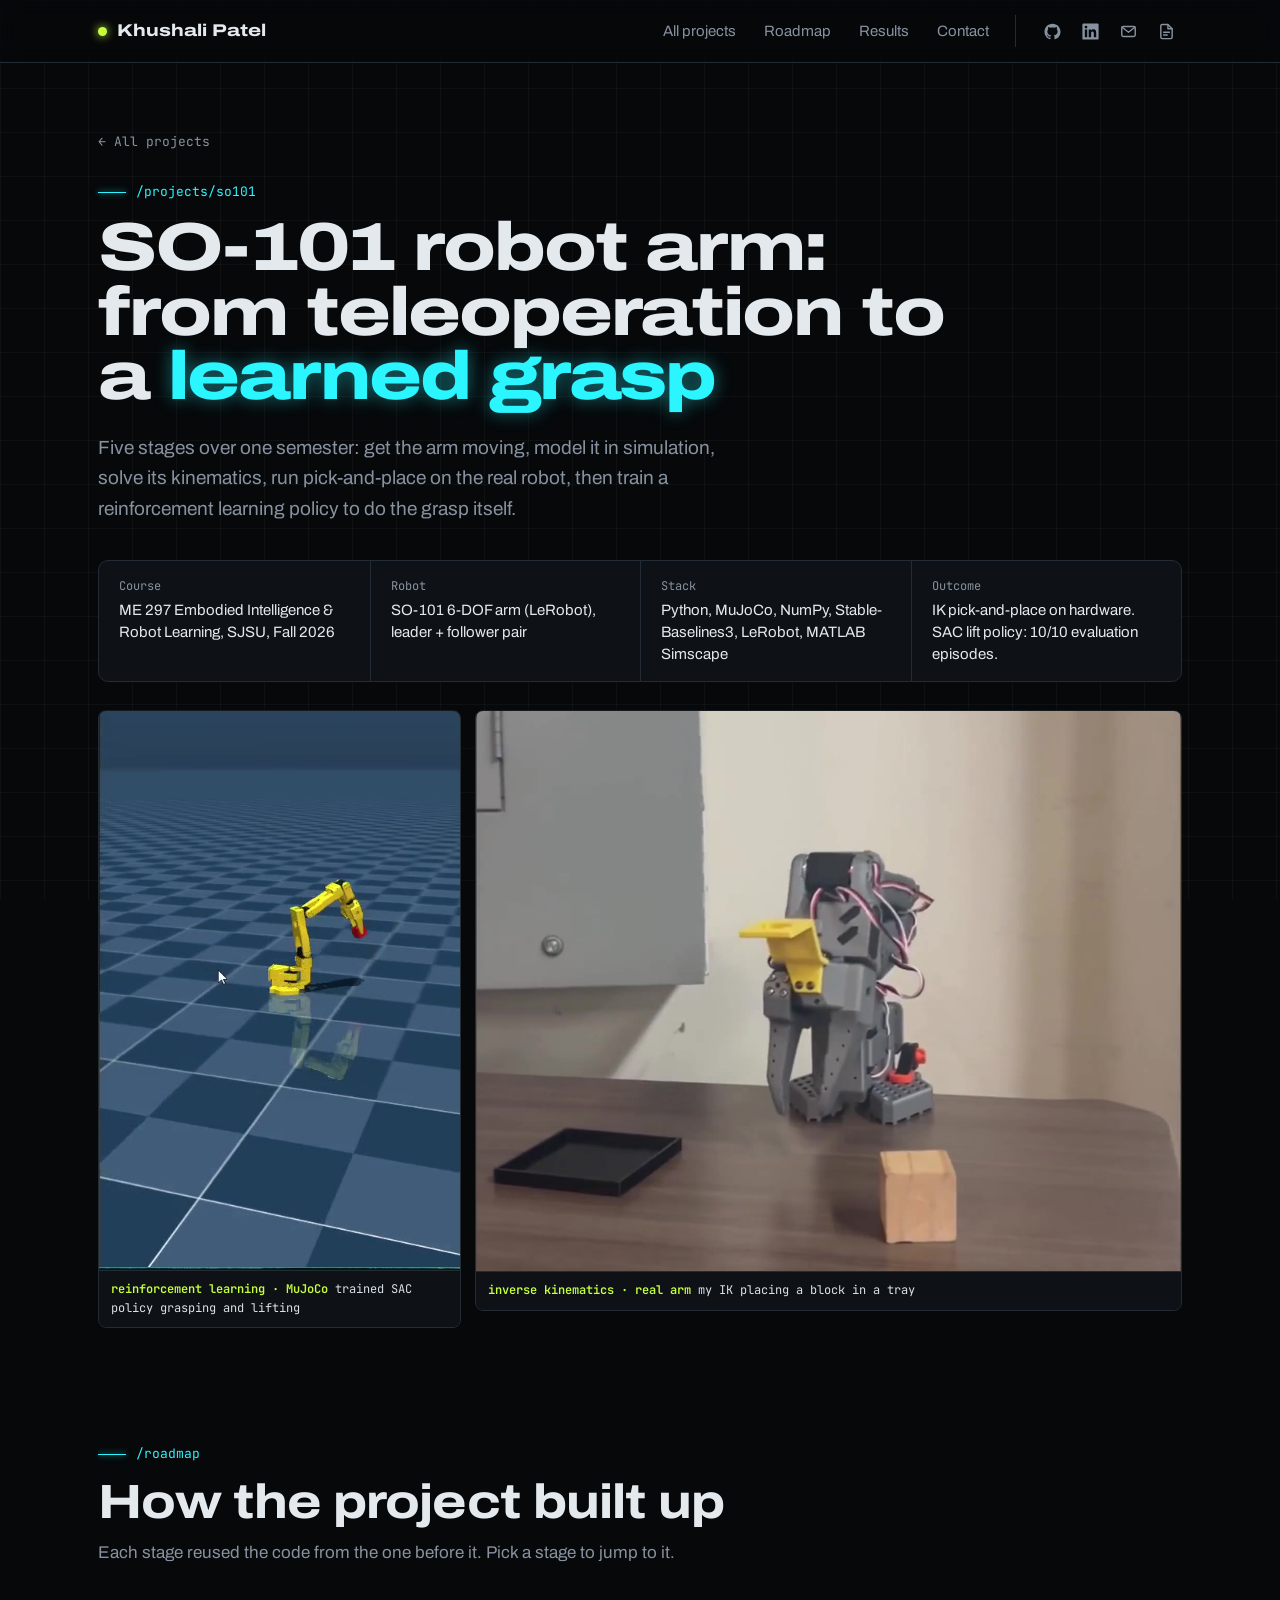
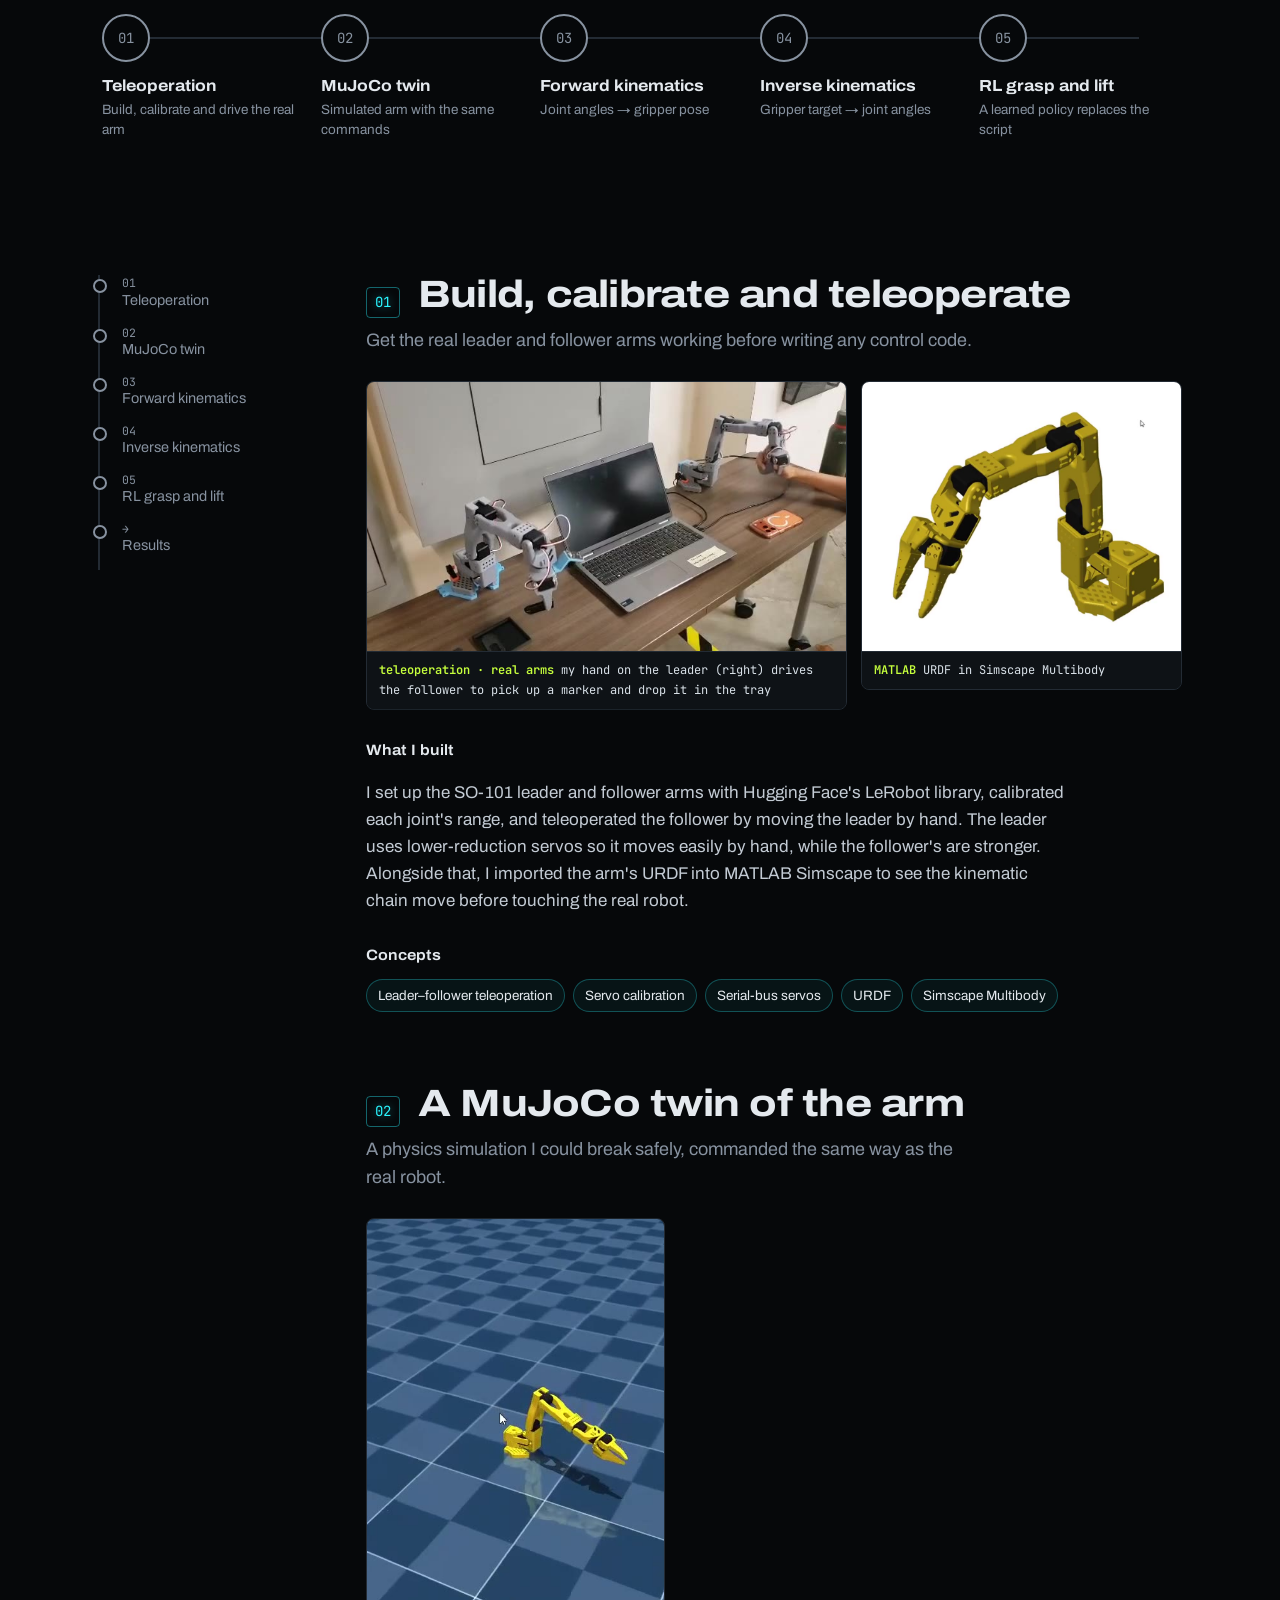
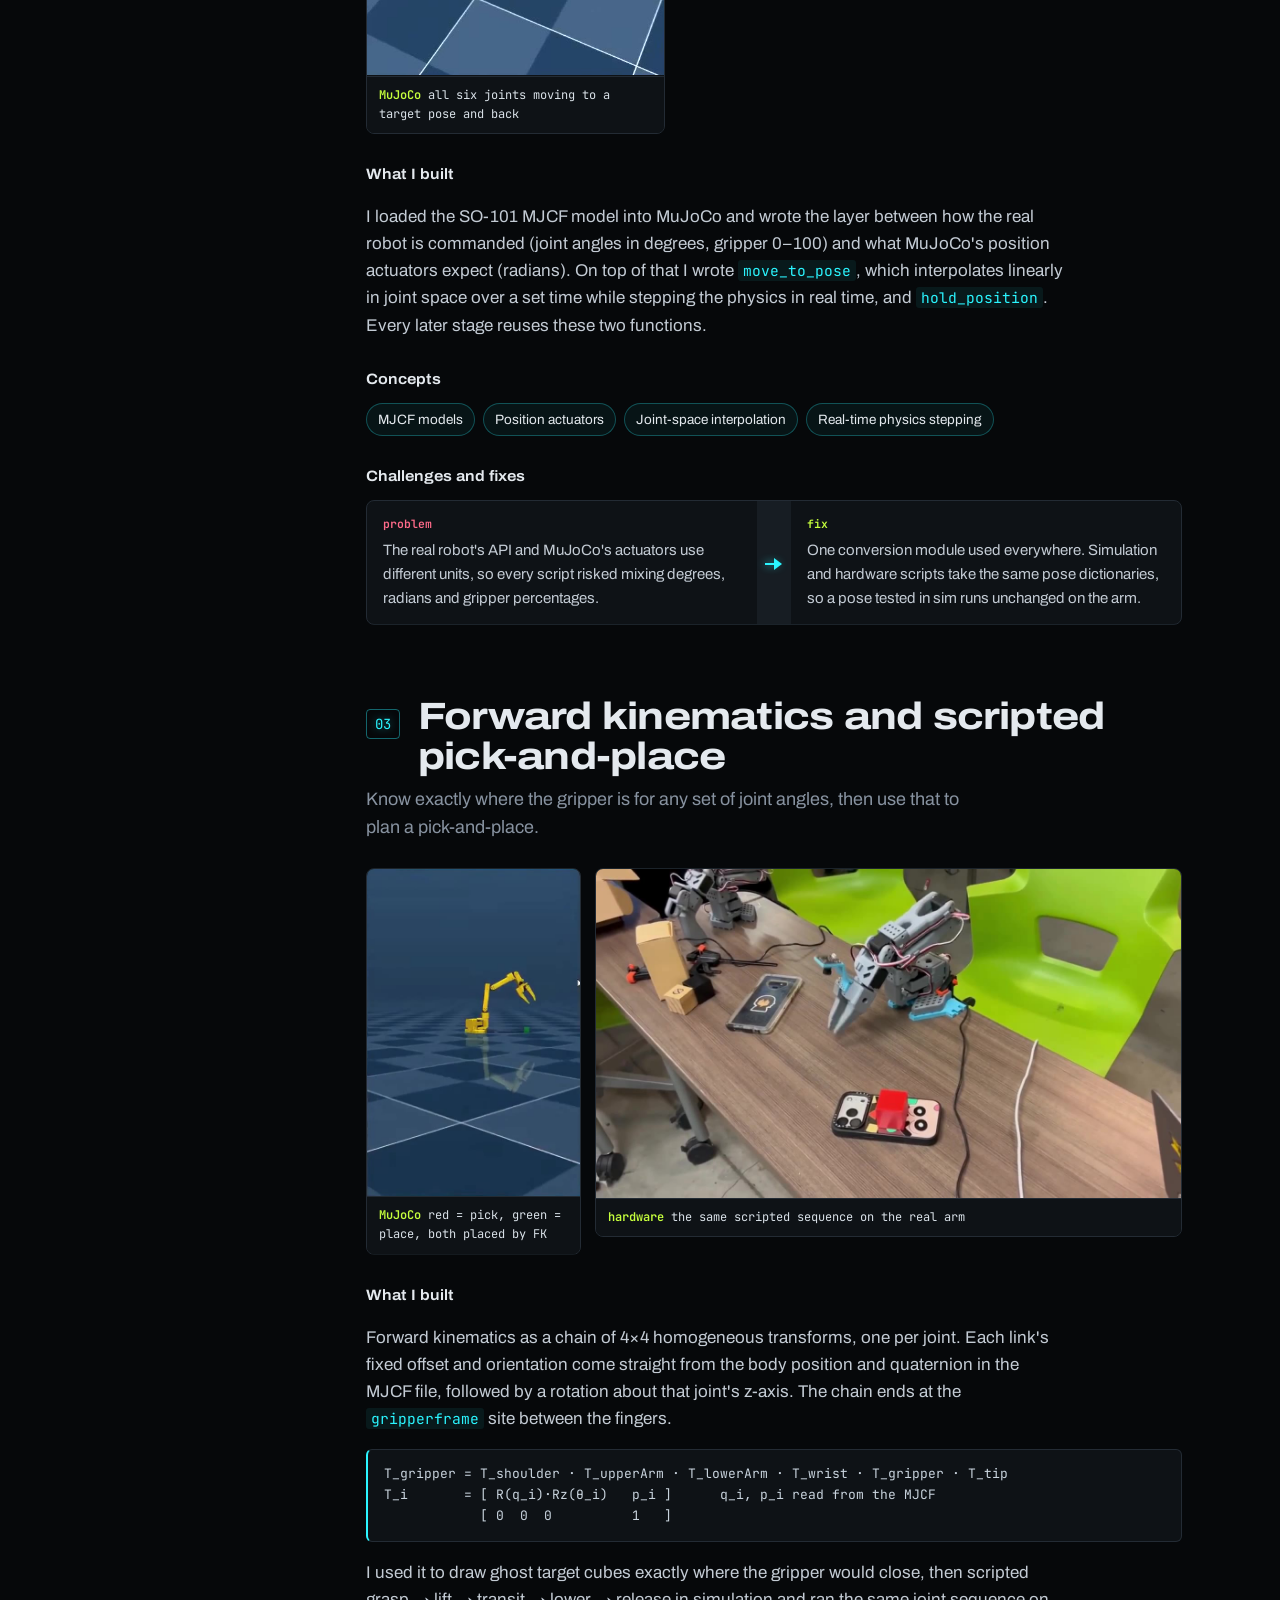
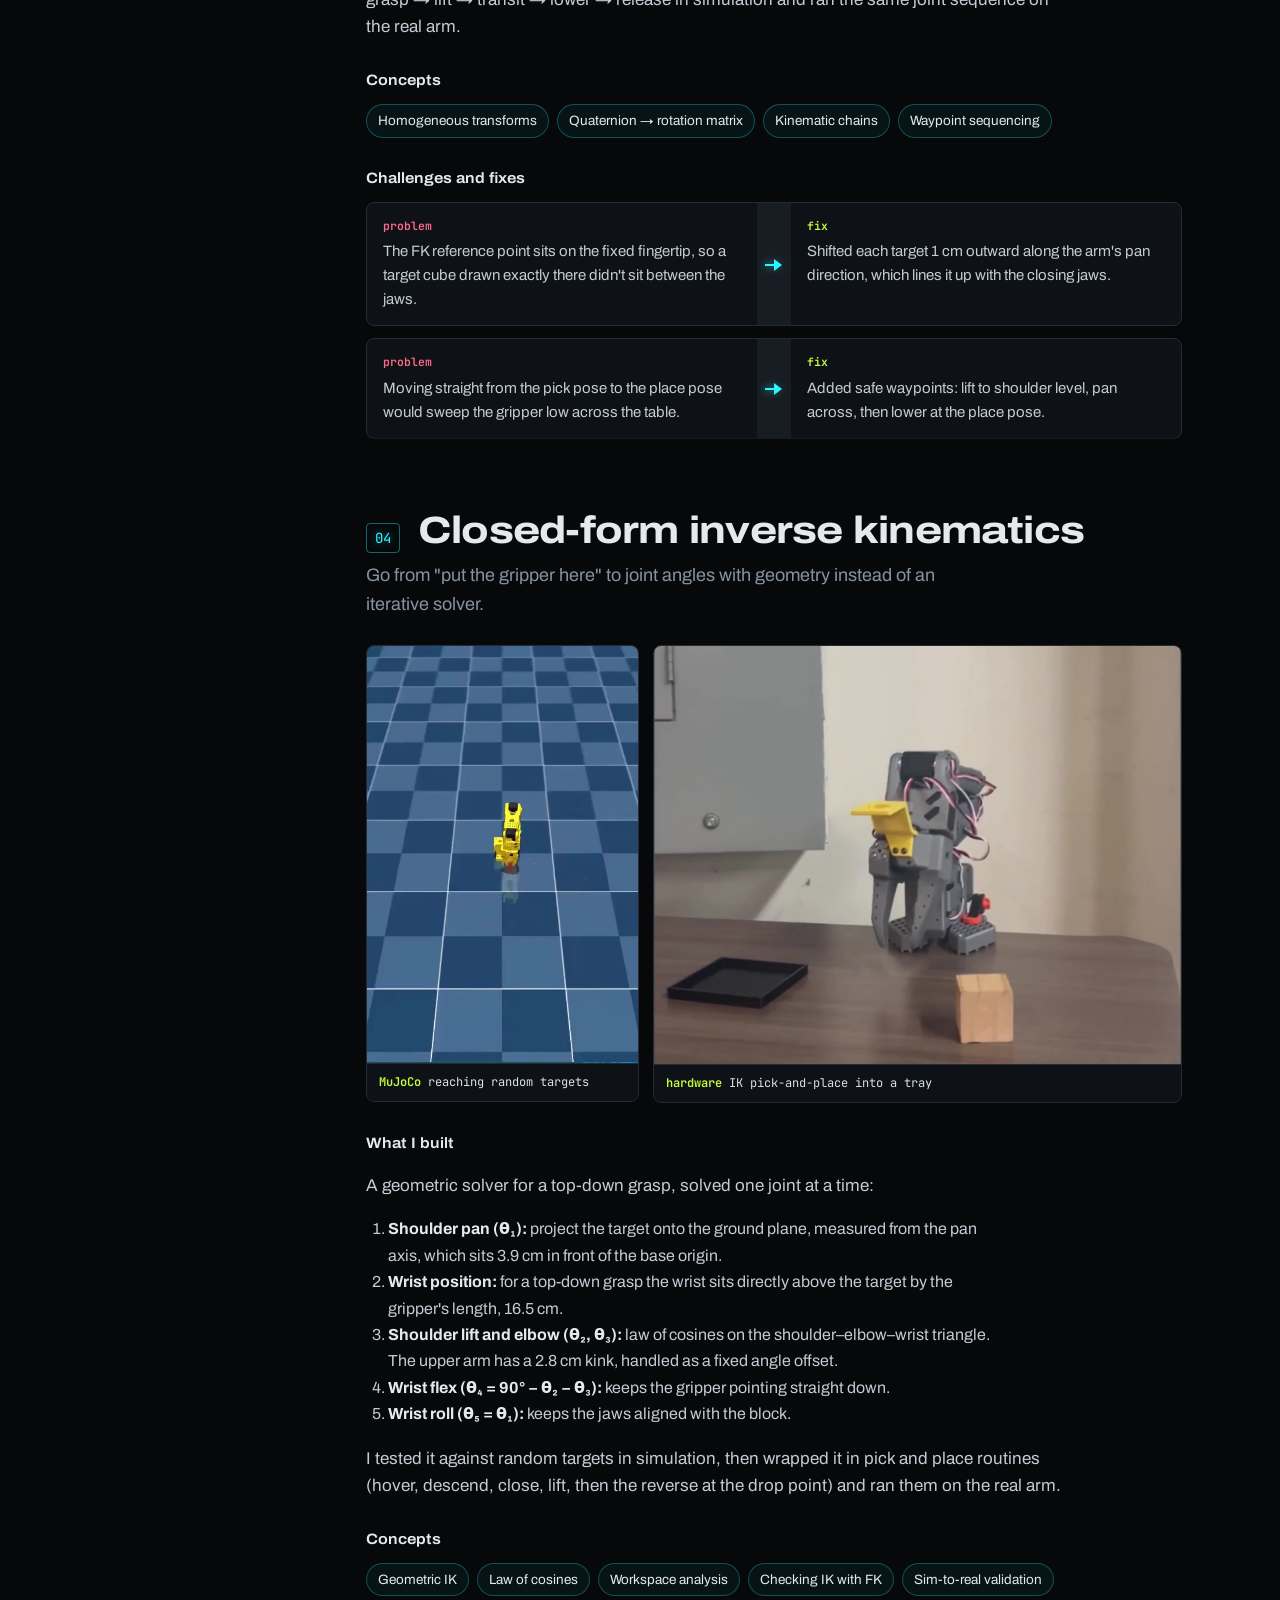
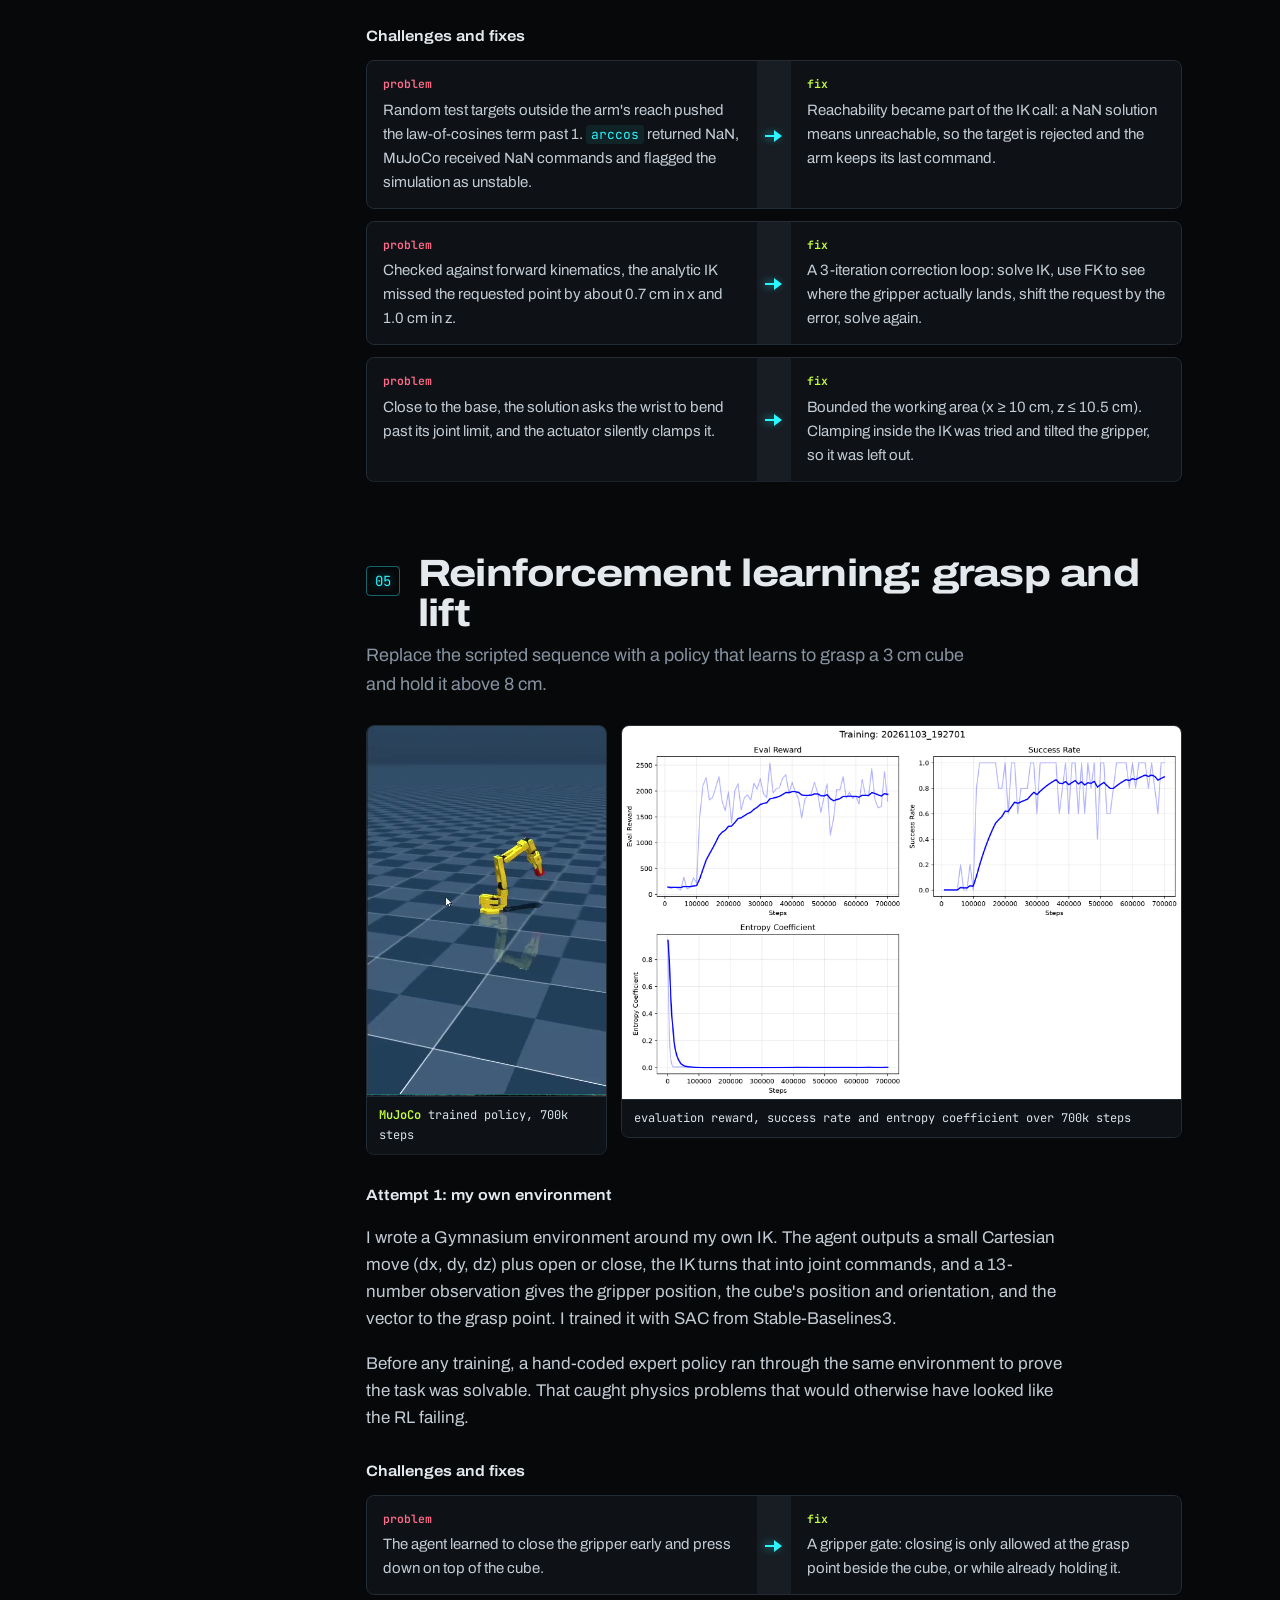
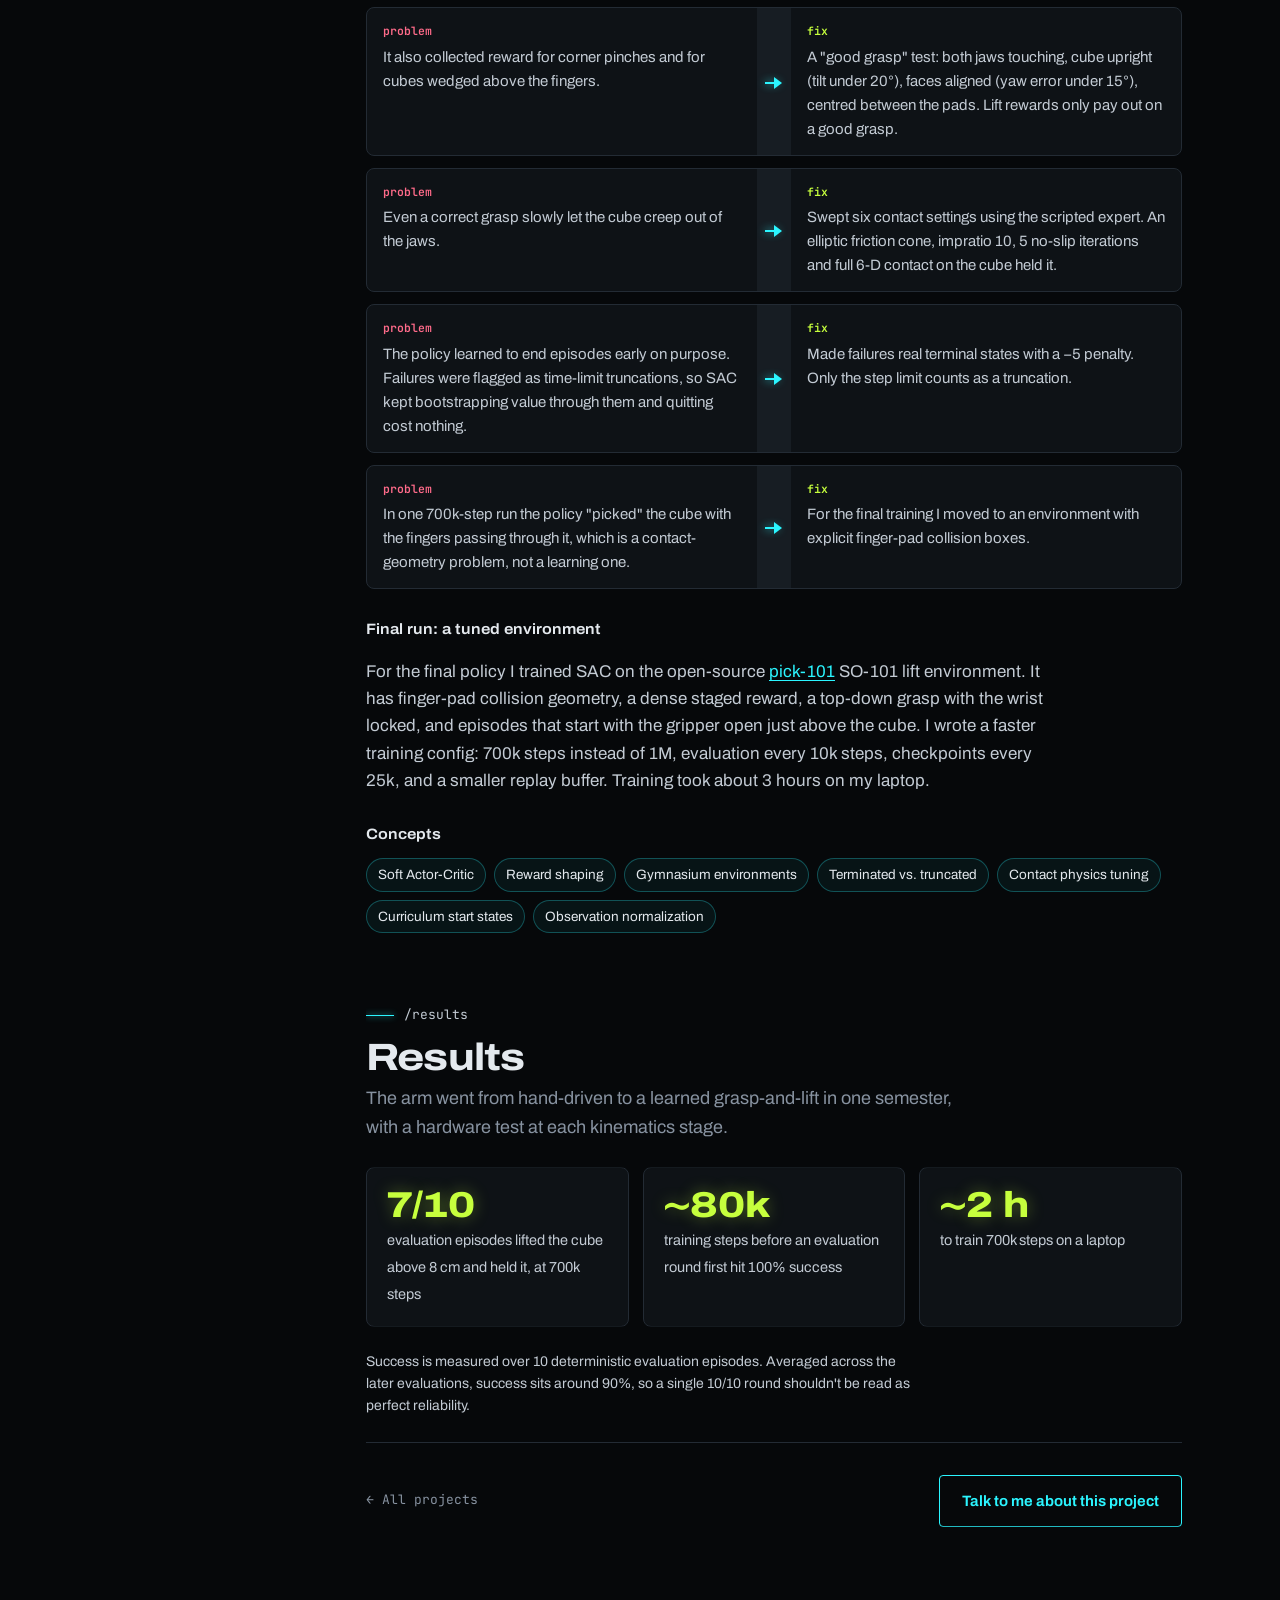
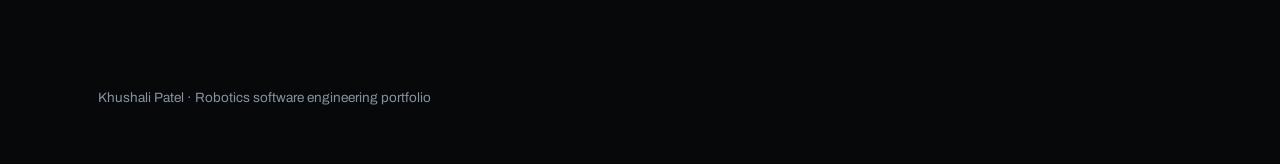
<file: projects/so101.html>
<!DOCTYPE html>
<html lang="en">
<head>
<meta charset="utf-8">
<meta name="viewport" content="width=device-width, initial-scale=1">
<title>SO-101 robot arm: from teleoperation to a learned grasp — Khushali Patel</title>
<meta name="description" content="Forward and inverse kinematics, MuJoCo simulation, hardware pick-and-place and SAC reinforcement learning on the SO-101 robot arm.">
<link rel="preconnect" href="https://fonts.googleapis.com">
<link rel="preconnect" href="https://fonts.gstatic.com" crossorigin>
<link href="https://fonts.googleapis.com/css2?family=Archivo:wdth,wght@62..125,300..800&family=JetBrains+Mono:wght@400;600&display=swap" rel="stylesheet">
<link rel="stylesheet" href="../css/site.css">
<link rel="stylesheet" href="../css/icons.css">
</head>
<body>
<div class="grid-bg" aria-hidden="true"></div>
<div class="grid-glow" aria-hidden="true"></div>

<ul class="social-rail" aria-label="Contact links"><li><a href="https://github.com/khushali-patel1299" aria-label="GitHub" title="GitHub"><i class="ic ic-github" aria-hidden="true"></i></a></li><li><a href="https://www.linkedin.com/in/khushali-g-patel" aria-label="LinkedIn" title="LinkedIn"><i class="ic ic-linkedin" aria-hidden="true"></i></a></li><li><a href="mailto:khushali.patel1299@gmail.com" aria-label="Email" title="Email"><i class="ic ic-mail" aria-hidden="true"></i></a></li><li><a href="../resume.pdf" aria-label="Résumé (PDF)" title="Résumé (PDF)"><i class="ic ic-doc" aria-hidden="true"></i></a></li></ul>
<div class="page">
<header class="nav">
  <div class="wrap">
    <a class="mark" href="../index.html"><i aria-hidden="true"></i>Khushali Patel</a>
    <div class="nav-right">
    <nav aria-label="Main">
      <ul>
        <li><a href="../index.html#projects">All projects</a></li>
        <li class="hide-sm"><a href="#roadmap">Roadmap</a></li>
        <li class="hide-sm"><a href="#results">Results</a></li>
        <li><a href="../index.html#contact">Contact</a></li>
      </ul>
    </nav>
    <ul class="nav-social"><li class=""><a href="https://github.com/khushali-patel1299" aria-label="GitHub" title="GitHub"><i class="ic ic-github" aria-hidden="true"></i></a></li><li class=""><a href="https://www.linkedin.com/in/khushali-g-patel" aria-label="LinkedIn" title="LinkedIn"><i class="ic ic-linkedin" aria-hidden="true"></i></a></li><li class=""><a href="mailto:khushali.patel1299@gmail.com" aria-label="Email" title="Email"><i class="ic ic-mail" aria-hidden="true"></i></a></li><li class="opt"><a href="../resume.pdf" aria-label="Résumé (PDF)" title="Résumé (PDF)"><i class="ic ic-doc" aria-hidden="true"></i></a></li></ul>
    </div>
  </div>
  <div class="progress" id="progress"></div>
</header>

<main>
  <!-- ============================== HERO ============================== -->
  <section class="case-hero">
    <div class="wrap">
      <a class="back" href="../index.html#projects">← All projects</a>
      <p class="topic" style="margin-top:28px">/projects/so101</p>
      <h1>SO-101 robot arm: from teleoperation to a <span class="scr" id="scramble">learned grasp</span></h1>
      <p class="lede">Five stages over one semester: get the arm moving, model it in simulation, solve its kinematics, run pick-and-place on the real robot, then train a reinforcement learning policy to do the grasp itself.</p>
      <dl class="facts">
        <div><dt>Course</dt><dd>ME 297 Embodied Intelligence &amp; Robot Learning, SJSU, Fall 2026</dd></div>
        <div><dt>Robot</dt><dd>SO-101 6-DOF arm (LeRobot), leader + follower pair</dd></div>
        <div><dt>Stack</dt><dd>Python, MuJoCo, NumPy, Stable-Baselines3, LeRobot, MATLAB Simscape</dd></div>
        <div><dt>Outcome</dt><dd>IK pick-and-place on hardware. SAC lift policy: 10/10 evaluation episodes.</dd></div>
      </dl>
      <div class="fit-row reveal" data-maxh="520">
            <figure class="clip" data-ar="468/724"><video src="../assets/so101/rl_lift.mp4" poster="../assets/so101/rl_lift.jpg" width="468" height="724" data-autoplay preload="none" muted loop playsinline></video><figcaption><b>reinforcement learning · MuJoCo</b> trained SAC policy grasping and lifting</figcaption></figure>
            <figure class="clip" data-ar="1360/1080"><video src="../assets/so101/ik_hw.mp4" poster="../assets/so101/ik_hw.jpg" width="1360" height="1080" data-autoplay preload="none" muted loop playsinline></video><figcaption><b>inverse kinematics · real arm</b> my IK placing a block in a tray</figcaption></figure>
          </div>
    </div>
  </section>

  <!-- ============================== ROADMAP ============================== -->
  <section id="roadmap" style="padding-top:48px">
    <div class="wrap">
      <div class="reveal">
        <p class="topic">/roadmap</p>
        <h2>How the project built up</h2>
        <p class="sub">Each stage reused the code from the one before it. Pick a stage to jump to it.</p>
      </div>
      <ol class="roadmap reveal">
        <li><a href="#stage-1" data-stage-link="stage-1"><span class="node">01</span><h3>Teleoperation</h3><p>Build, calibrate and drive the real arm</p></a></li>
        <li><a href="#stage-2" data-stage-link="stage-2"><span class="node">02</span><h3>MuJoCo twin</h3><p>Simulated arm with the same commands</p></a></li>
        <li><a href="#stage-3" data-stage-link="stage-3"><span class="node">03</span><h3>Forward kinematics</h3><p>Joint angles → gripper pose</p></a></li>
        <li><a href="#stage-4" data-stage-link="stage-4"><span class="node">04</span><h3>Inverse kinematics</h3><p>Gripper target → joint angles</p></a></li>
        <li><a href="#stage-5" data-stage-link="stage-5"><span class="node">05</span><h3>RL grasp and lift</h3><p>A learned policy replaces the script</p></a></li>
      </ol>
    </div>
  </section>

  <!-- ============================== STAGES ============================== -->
  <section style="padding-top:40px">
    <div class="wrap stages">
      <ol class="rail" aria-label="Stages">
        <li><a href="#stage-1" data-stage-link="stage-1"><span>01</span>Teleoperation</a></li>
        <li><a href="#stage-2" data-stage-link="stage-2"><span>02</span>MuJoCo twin</a></li>
        <li><a href="#stage-3" data-stage-link="stage-3"><span>03</span>Forward kinematics</a></li>
        <li><a href="#stage-4" data-stage-link="stage-4"><span>04</span>Inverse kinematics</a></li>
        <li><a href="#stage-5" data-stage-link="stage-5"><span>05</span>RL grasp and lift</a></li>
        <li><a href="#results" data-stage-link="results"><span>→</span>Results</a></li>
      </ol>

      <div>
        <!-- ---------- STAGE 1 ---------- -->
        <article class="stage" id="stage-1">
          <div class="reveal">
            <div class="stage-head"><span class="stage-num">01</span><h2>Build, calibrate and teleoperate</h2></div>
            <p class="goal">Get the real leader and follower arms working before writing any control code.</p>
          </div>
          <div class="fit-row reveal">
            <figure class="clip" data-ar="640/360"><video src="../assets/so101/teleop.mp4" poster="../assets/so101/teleop.jpg" width="640" height="360" data-autoplay preload="none" muted loop playsinline></video><figcaption><b>teleoperation · real arms</b> my hand on the leader (right) drives the follower to pick up a marker and drop it in the tray</figcaption></figure>
            <figure class="clip" data-ar="900/760"><video src="../assets/so101/fk_simulink.mp4" poster="../assets/so101/fk_simulink.jpg" width="900" height="760" data-autoplay preload="none" muted loop playsinline></video><figcaption><b>MATLAB</b> URDF in Simscape Multibody</figcaption></figure>
          </div>
          <div class="reveal">
            <h3>What I built</h3>
            <p>I set up the SO-101 leader and follower arms with Hugging Face's LeRobot library, calibrated each joint's range, and teleoperated the follower by moving the leader by hand. The leader uses lower-reduction servos so it moves easily by hand, while the follower's are stronger. Alongside that, I imported the arm's URDF into MATLAB Simscape to see the kinematic chain move before touching the real robot.</p>
            <h3>Concepts</h3>
            <ul class="chips"><li>Leader–follower teleoperation</li><li>Servo calibration</li><li>Serial-bus servos</li><li>URDF</li><li>Simscape Multibody</li></ul>
          </div>
        </article>

        <!-- ---------- STAGE 2 ---------- -->
        <article class="stage" id="stage-2">
          <div class="reveal">
            <div class="stage-head"><span class="stage-num">02</span><h2>A MuJoCo twin of the arm</h2></div>
            <p class="goal">A physics simulation I could break safely, commanded the same way as the real robot.</p>
          </div>
          <div class="fit-row reveal" data-maxh="460">
            <figure class="clip" data-ar="466/716"><video src="../assets/so101/mujoco_setup.mp4" poster="../assets/so101/mujoco_setup.jpg" width="466" height="716" data-autoplay preload="none" muted loop playsinline></video><figcaption><b>MuJoCo</b> all six joints moving to a target pose and back</figcaption></figure>
          </div>
          <div class="reveal">
            <h3>What I built</h3>
            <p>I loaded the SO-101 MJCF model into MuJoCo and wrote the layer between how the real robot is commanded (joint angles in degrees, gripper 0–100) and what MuJoCo's position actuators expect (radians). On top of that I wrote <code>move_to_pose</code>, which interpolates linearly in joint space over a set time while stepping the physics in real time, and <code>hold_position</code>. Every later stage reuses these two functions.</p>
            <h3>Concepts</h3>
            <ul class="chips"><li>MJCF models</li><li>Position actuators</li><li>Joint-space interpolation</li><li>Real-time physics stepping</li></ul>
            <h3>Challenges and fixes</h3>
            <ul class="issues">
              <li class="issue"><div class="p"><b>problem</b><p>The real robot's API and MuJoCo's actuators use different units, so every script risked mixing degrees, radians and gripper percentages.</p></div><div class="arrow" aria-hidden="true"></div>
                <div class="f"><b>fix</b><p>One conversion module used everywhere. Simulation and hardware scripts take the same pose dictionaries, so a pose tested in sim runs unchanged on the arm.</p></div></li>
            </ul>
          </div>
        </article>

        <!-- ---------- STAGE 3 ---------- -->
        <article class="stage" id="stage-3">
          <div class="reveal">
            <div class="stage-head"><span class="stage-num">03</span><h2>Forward kinematics and scripted pick-and-place</h2></div>
            <p class="goal">Know exactly where the gripper is for any set of joint angles, then use that to plan a pick-and-place.</p>
          </div>
          <div class="fit-row reveal">
            <figure class="clip" data-ar="470/720"><video src="../assets/so101/fk_sim.mp4" poster="../assets/so101/fk_sim.jpg" width="470" height="720" data-autoplay preload="none" muted loop playsinline></video><figcaption><b>MuJoCo</b> red = pick, green = place, both placed by FK</figcaption></figure>
            <figure class="clip" data-ar="1280/720"><video src="../assets/so101/fk_hw.mp4" poster="../assets/so101/fk_hw.jpg" width="1280" height="720" data-autoplay preload="none" muted loop playsinline></video><figcaption><b>hardware</b> the same scripted sequence on the real arm</figcaption></figure>
          </div>
          <div class="reveal">
            <h3>What I built</h3>
            <p>Forward kinematics as a chain of 4×4 homogeneous transforms, one per joint. Each link's fixed offset and orientation come straight from the body position and quaternion in the MJCF file, followed by a rotation about that joint's z-axis. The chain ends at the <code>gripperframe</code> site between the fingers.</p>
            <pre class="code">T_gripper = T_shoulder · T_upperArm · T_lowerArm · T_wrist · T_gripper · T_tip
T_i       = [ R(q_i)·Rz(θ_i)   p_i ]      q_i, p_i read from the MJCF
            [ 0  0  0          1   ]</pre>
            <p>I used it to draw ghost target cubes exactly where the gripper would close, then scripted grasp → lift → transit → lower → release in simulation and ran the same joint sequence on the real arm.</p>
            <h3>Concepts</h3>
            <ul class="chips"><li>Homogeneous transforms</li><li>Quaternion → rotation matrix</li><li>Kinematic chains</li><li>Waypoint sequencing</li></ul>
            <h3>Challenges and fixes</h3>
            <ul class="issues">
              <li class="issue"><div class="p"><b>problem</b><p>The FK reference point sits on the fixed fingertip, so a target cube drawn exactly there didn't sit between the jaws.</p></div><div class="arrow" aria-hidden="true"></div>
                <div class="f"><b>fix</b><p>Shifted each target 1 cm outward along the arm's pan direction, which lines it up with the closing jaws.</p></div></li>
              <li class="issue"><div class="p"><b>problem</b><p>Moving straight from the pick pose to the place pose would sweep the gripper low across the table.</p></div><div class="arrow" aria-hidden="true"></div>
                <div class="f"><b>fix</b><p>Added safe waypoints: lift to shoulder level, pan across, then lower at the place pose.</p></div></li>
            </ul>
          </div>
        </article>

        <!-- ---------- STAGE 4 ---------- -->
        <article class="stage" id="stage-4">
          <div class="reveal">
            <div class="stage-head"><span class="stage-num">04</span><h2>Closed-form inverse kinematics</h2></div>
            <p class="goal">Go from "put the gripper here" to joint angles with geometry instead of an iterative solver.</p>
          </div>
          <div class="fit-row reveal">
            <figure class="clip" data-ar="468/720"><video src="../assets/so101/ik_sim.mp4" poster="../assets/so101/ik_sim.jpg" width="468" height="720" data-autoplay preload="none" muted loop playsinline></video><figcaption><b>MuJoCo</b> reaching random targets</figcaption></figure>
            <figure class="clip" data-ar="1360/1080"><video src="../assets/so101/ik_hw.mp4" poster="../assets/so101/ik_hw.jpg" width="1360" height="1080" data-autoplay preload="none" muted loop playsinline></video><figcaption><b>hardware</b> IK pick-and-place into a tray</figcaption></figure>
          </div>
          <div class="reveal">
            <h3>What I built</h3>
            <p>A geometric solver for a top-down grasp, solved one joint at a time:</p>
            <ol class="note" style="color:#C3CBD4;font-size:16px;line-height:1.65;padding-left:22px">
              <li><b>Shoulder pan (θ₁):</b> project the target onto the ground plane, measured from the pan axis, which sits 3.9 cm in front of the base origin.</li>
              <li><b>Wrist position:</b> for a top-down grasp the wrist sits directly above the target by the gripper's length, 16.5 cm.</li>
              <li><b>Shoulder lift and elbow (θ₂, θ₃):</b> law of cosines on the shoulder–elbow–wrist triangle. The upper arm has a 2.8 cm kink, handled as a fixed angle offset.</li>
              <li><b>Wrist flex (θ₄ = 90° − θ₂ − θ₃):</b> keeps the gripper pointing straight down.</li>
              <li><b>Wrist roll (θ₅ = θ₁):</b> keeps the jaws aligned with the block.</li>
            </ol>
            <p>I tested it against random targets in simulation, then wrapped it in pick and place routines (hover, descend, close, lift, then the reverse at the drop point) and ran them on the real arm.</p>
            <h3>Concepts</h3>
            <ul class="chips"><li>Geometric IK</li><li>Law of cosines</li><li>Workspace analysis</li><li>Checking IK with FK</li><li>Sim-to-real validation</li></ul>
            <h3>Challenges and fixes</h3>
            <ul class="issues">
              <li class="issue"><div class="p"><b>problem</b><p>Random test targets outside the arm's reach pushed the law-of-cosines term past 1. <code>arccos</code> returned NaN, MuJoCo received NaN commands and flagged the simulation as unstable.</p></div><div class="arrow" aria-hidden="true"></div>
                <div class="f"><b>fix</b><p>Reachability became part of the IK call: a NaN solution means unreachable, so the target is rejected and the arm keeps its last command.</p></div></li>
              <li class="issue"><div class="p"><b>problem</b><p>Checked against forward kinematics, the analytic IK missed the requested point by about 0.7 cm in x and 1.0 cm in z.</p></div><div class="arrow" aria-hidden="true"></div>
                <div class="f"><b>fix</b><p>A 3-iteration correction loop: solve IK, use FK to see where the gripper actually lands, shift the request by the error, solve again.</p></div></li>
              <li class="issue"><div class="p"><b>problem</b><p>Close to the base, the solution asks the wrist to bend past its joint limit, and the actuator silently clamps it.</p></div><div class="arrow" aria-hidden="true"></div>
                <div class="f"><b>fix</b><p>Bounded the working area (x ≥ 10 cm, z ≤ 10.5 cm). Clamping inside the IK was tried and tilted the gripper, so it was left out.</p></div></li>
            </ul>
          </div>
        </article>

        <!-- ---------- STAGE 5 ---------- -->
        <article class="stage" id="stage-5">
          <div class="reveal">
            <div class="stage-head"><span class="stage-num">05</span><h2>Reinforcement learning: grasp and lift</h2></div>
            <p class="goal">Replace the scripted sequence with a policy that learns to grasp a 3 cm cube and hold it above 8 cm.</p>
          </div>
          <div class="fit-row reveal">
            <figure class="clip" data-ar="468/724"><video src="../assets/so101/rl_lift.mp4" poster="../assets/so101/rl_lift.jpg" width="468" height="724" data-autoplay preload="none" muted loop playsinline></video><figcaption><b>MuJoCo</b> trained policy, 700k steps</figcaption></figure>
            <figure class="clip white" data-ar="1774/1183"><img src="../assets/so101/rl_curves.png" width="1774" height="1183" alt="evaluation reward, success rate and entropy coefficient over 700k steps" loading="lazy"><figcaption>evaluation reward, success rate and entropy coefficient over 700k steps</figcaption></figure>
          </div>
          <div class="reveal">
            <h3>Attempt 1: my own environment</h3>
            <p>I wrote a Gymnasium environment around my own IK. The agent outputs a small Cartesian move (dx, dy, dz) plus open or close, the IK turns that into joint commands, and a 13-number observation gives the gripper position, the cube's position and orientation, and the vector to the grasp point. I trained it with SAC from Stable-Baselines3.</p>
            <p>Before any training, a hand-coded expert policy ran through the same environment to prove the task was solvable. That caught physics problems that would otherwise have looked like the RL failing.</p>
            <h3>Challenges and fixes</h3>
            <ul class="issues">
              <li class="issue"><div class="p"><b>problem</b><p>The agent learned to close the gripper early and press down on top of the cube.</p></div><div class="arrow" aria-hidden="true"></div>
                <div class="f"><b>fix</b><p>A gripper gate: closing is only allowed at the grasp point beside the cube, or while already holding it.</p></div></li>
              <li class="issue"><div class="p"><b>problem</b><p>It also collected reward for corner pinches and for cubes wedged above the fingers.</p></div><div class="arrow" aria-hidden="true"></div>
                <div class="f"><b>fix</b><p>A "good grasp" test: both jaws touching, cube upright (tilt under 20°), faces aligned (yaw error under 15°), centred between the pads. Lift rewards only pay out on a good grasp.</p></div></li>
              <li class="issue"><div class="p"><b>problem</b><p>Even a correct grasp slowly let the cube creep out of the jaws.</p></div><div class="arrow" aria-hidden="true"></div>
                <div class="f"><b>fix</b><p>Swept six contact settings using the scripted expert. An elliptic friction cone, impratio 10, 5 no-slip iterations and full 6-D contact on the cube held it.</p></div></li>
              <li class="issue"><div class="p"><b>problem</b><p>The policy learned to end episodes early on purpose. Failures were flagged as time-limit truncations, so SAC kept bootstrapping value through them and quitting cost nothing.</p></div><div class="arrow" aria-hidden="true"></div>
                <div class="f"><b>fix</b><p>Made failures real terminal states with a −5 penalty. Only the step limit counts as a truncation.</p></div></li>
              <li class="issue"><div class="p"><b>problem</b><p>In one 700k-step run the policy "picked" the cube with the fingers passing through it, which is a contact-geometry problem, not a learning one.</p></div><div class="arrow" aria-hidden="true"></div>
                <div class="f"><b>fix</b><p>For the final training I moved to an environment with explicit finger-pad collision boxes.</p></div></li>
            </ul>

            <h3>Final run: a tuned environment</h3>
            <p>For the final policy I trained SAC on the open-source <a href="https://github.com/ggand0/pick-101">pick-101</a> SO-101 lift environment. It has finger-pad collision geometry, a dense staged reward, a top-down grasp with the wrist locked, and episodes that start with the gripper open just above the cube. I wrote a faster training config: 700k steps instead of 1M, evaluation every 10k steps, checkpoints every 25k, and a smaller replay buffer. Training took about 3 hours on my laptop.</p>
            <h3>Concepts</h3>
            <ul class="chips"><li>Soft Actor-Critic</li><li>Reward shaping</li><li>Gymnasium environments</li><li>Terminated vs. truncated</li><li>Contact physics tuning</li><li>Curriculum start states</li><li>Observation normalization</li></ul>
          </div>
        </article>

        <!-- ---------- RESULTS ---------- -->
        <article class="stage" id="results" style="padding-bottom:24px">
          <div class="reveal">
            <p class="topic">/results</p>
            <h2>Results</h2>
            <p class="goal">The arm went from hand-driven to a learned grasp-and-lift in one semester, with a hardware test at each kinematics stage.</p>
          </div>
          <div class="stats reveal">
            <div class="stat"><span class="num" data-count="10/10">10/10</span><span>evaluation episodes lifted the cube above 8 cm and held it, at 700k steps</span></div>
            <div class="stat"><span class="num" data-count="~120k">~120k</span><span>training steps before an evaluation round first hit 100% success</span></div>
            <div class="stat"><span class="num" data-count="~3 h">~3 h</span><span>to train 700k steps on a laptop</span></div>
          </div>
          <p class="note reveal">Success is measured over 10 deterministic evaluation episodes. Averaged across the later evaluations, success sits around 90%, so a single 10/10 round shouldn't be read as perfect reliability.</p>
          <div class="next reveal">
            <a class="back" href="../index.html#projects">← All projects</a>
            <a class="btn ghost" href="../index.html#contact">Talk to me about this project</a>
          </div>
        </article>
      </div>
    </div>
  </section>
</main>

<footer>
  <div class="wrap">Khushali Patel · Robotics software engineering portfolio</div>
</footer>
</div>
<script src="../js/site.js"></script>
</body>
</html>
</file>
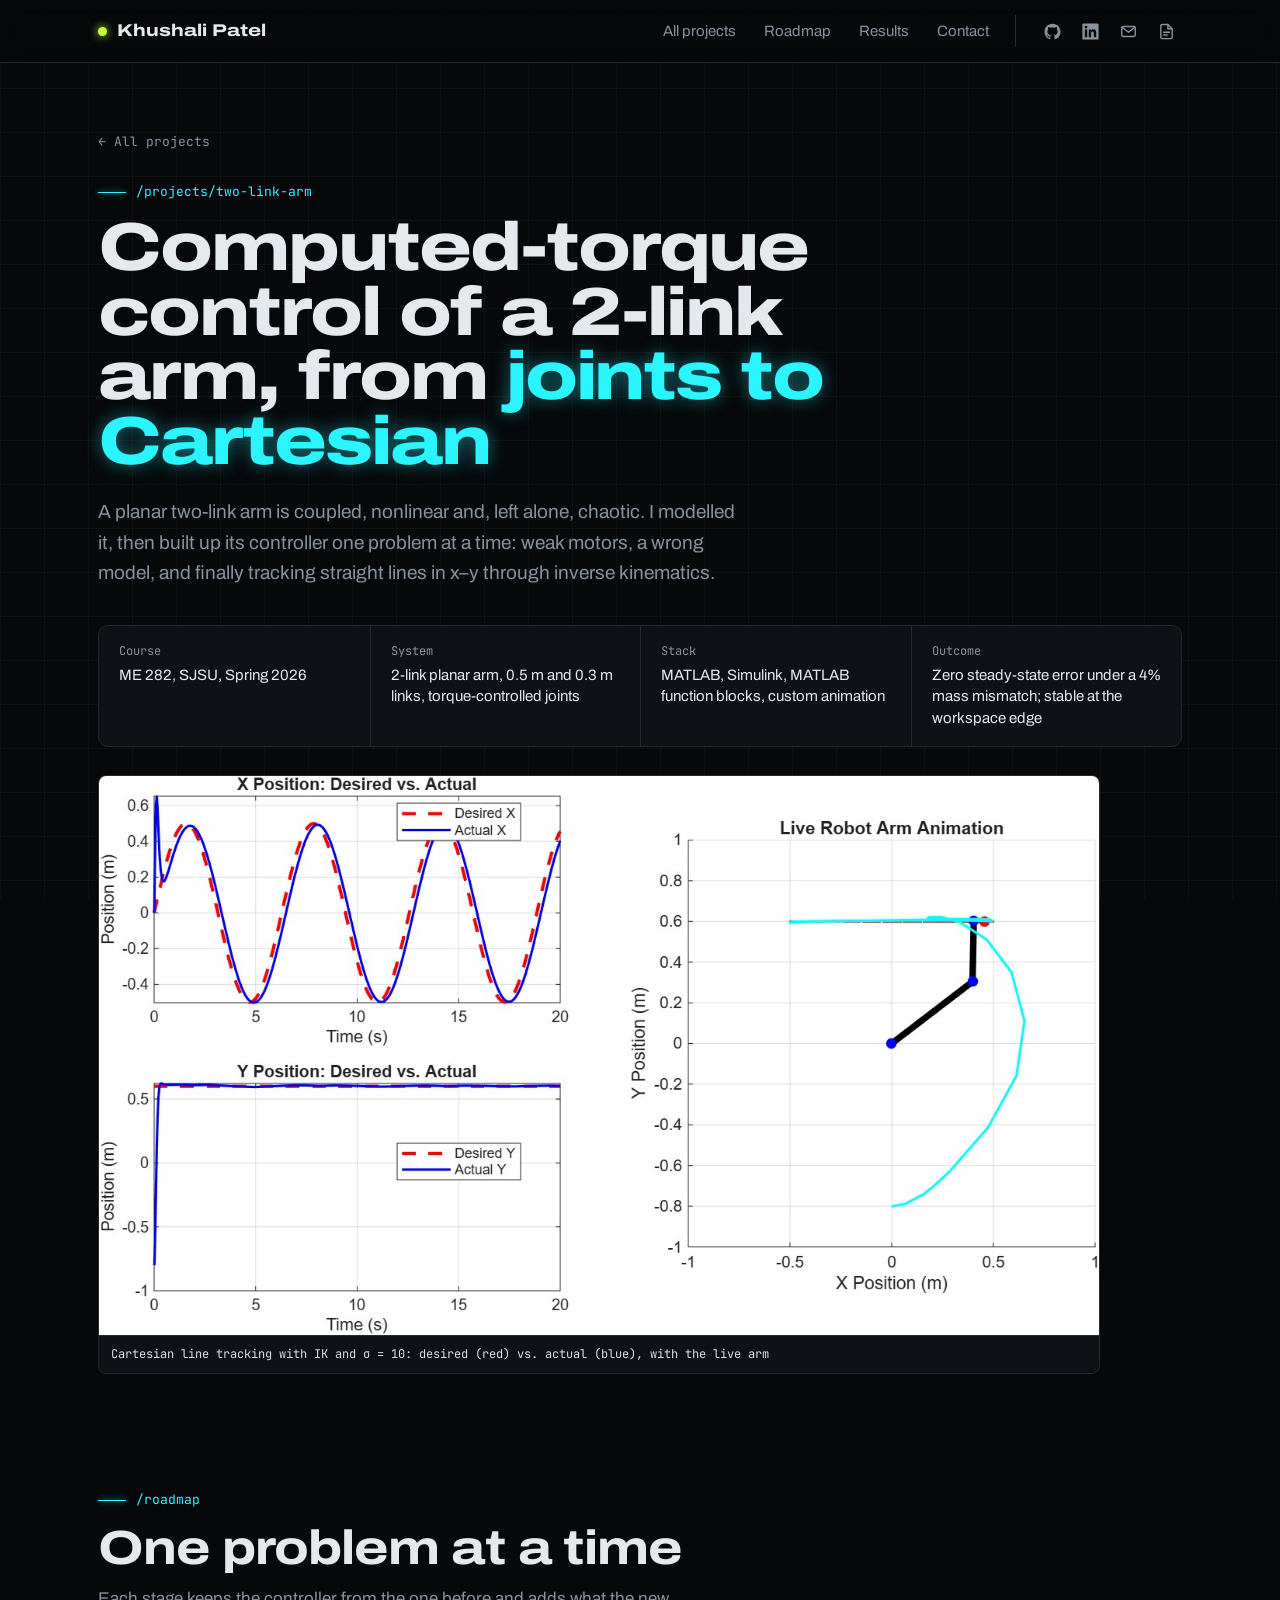
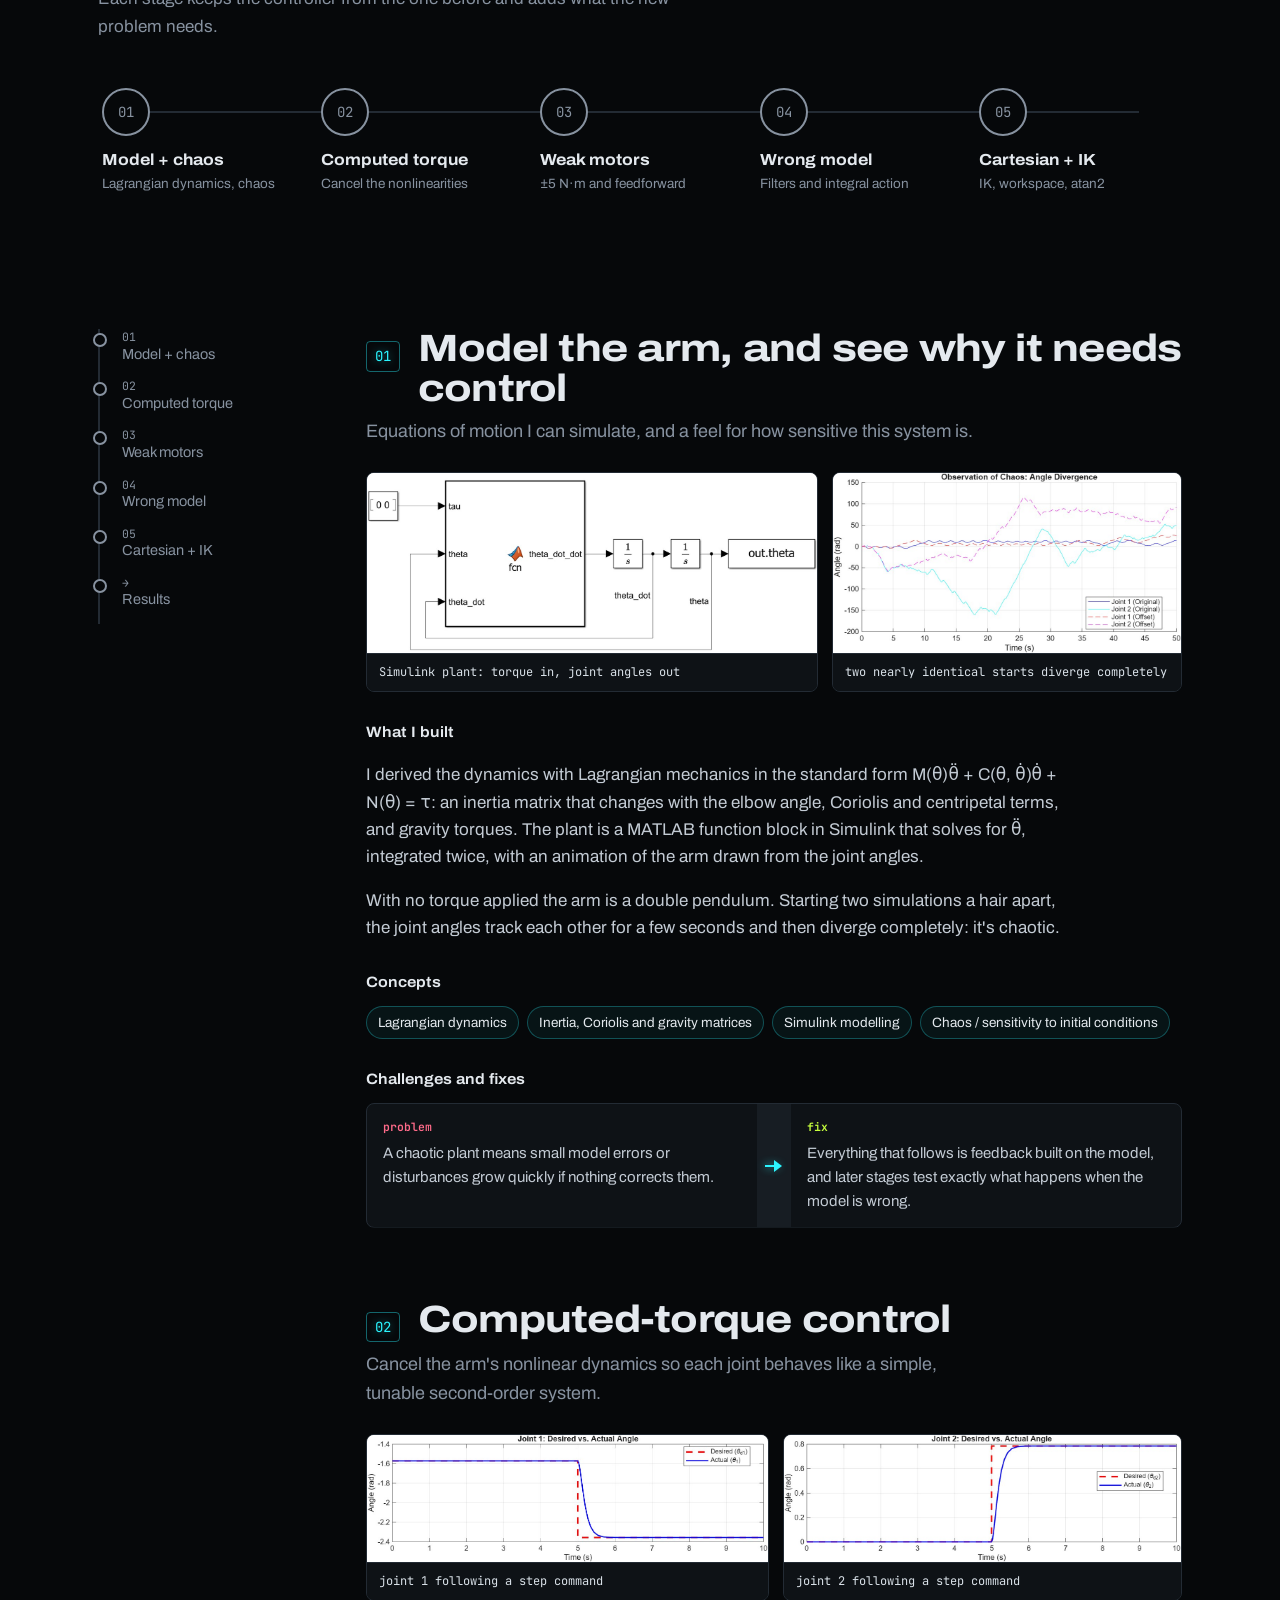
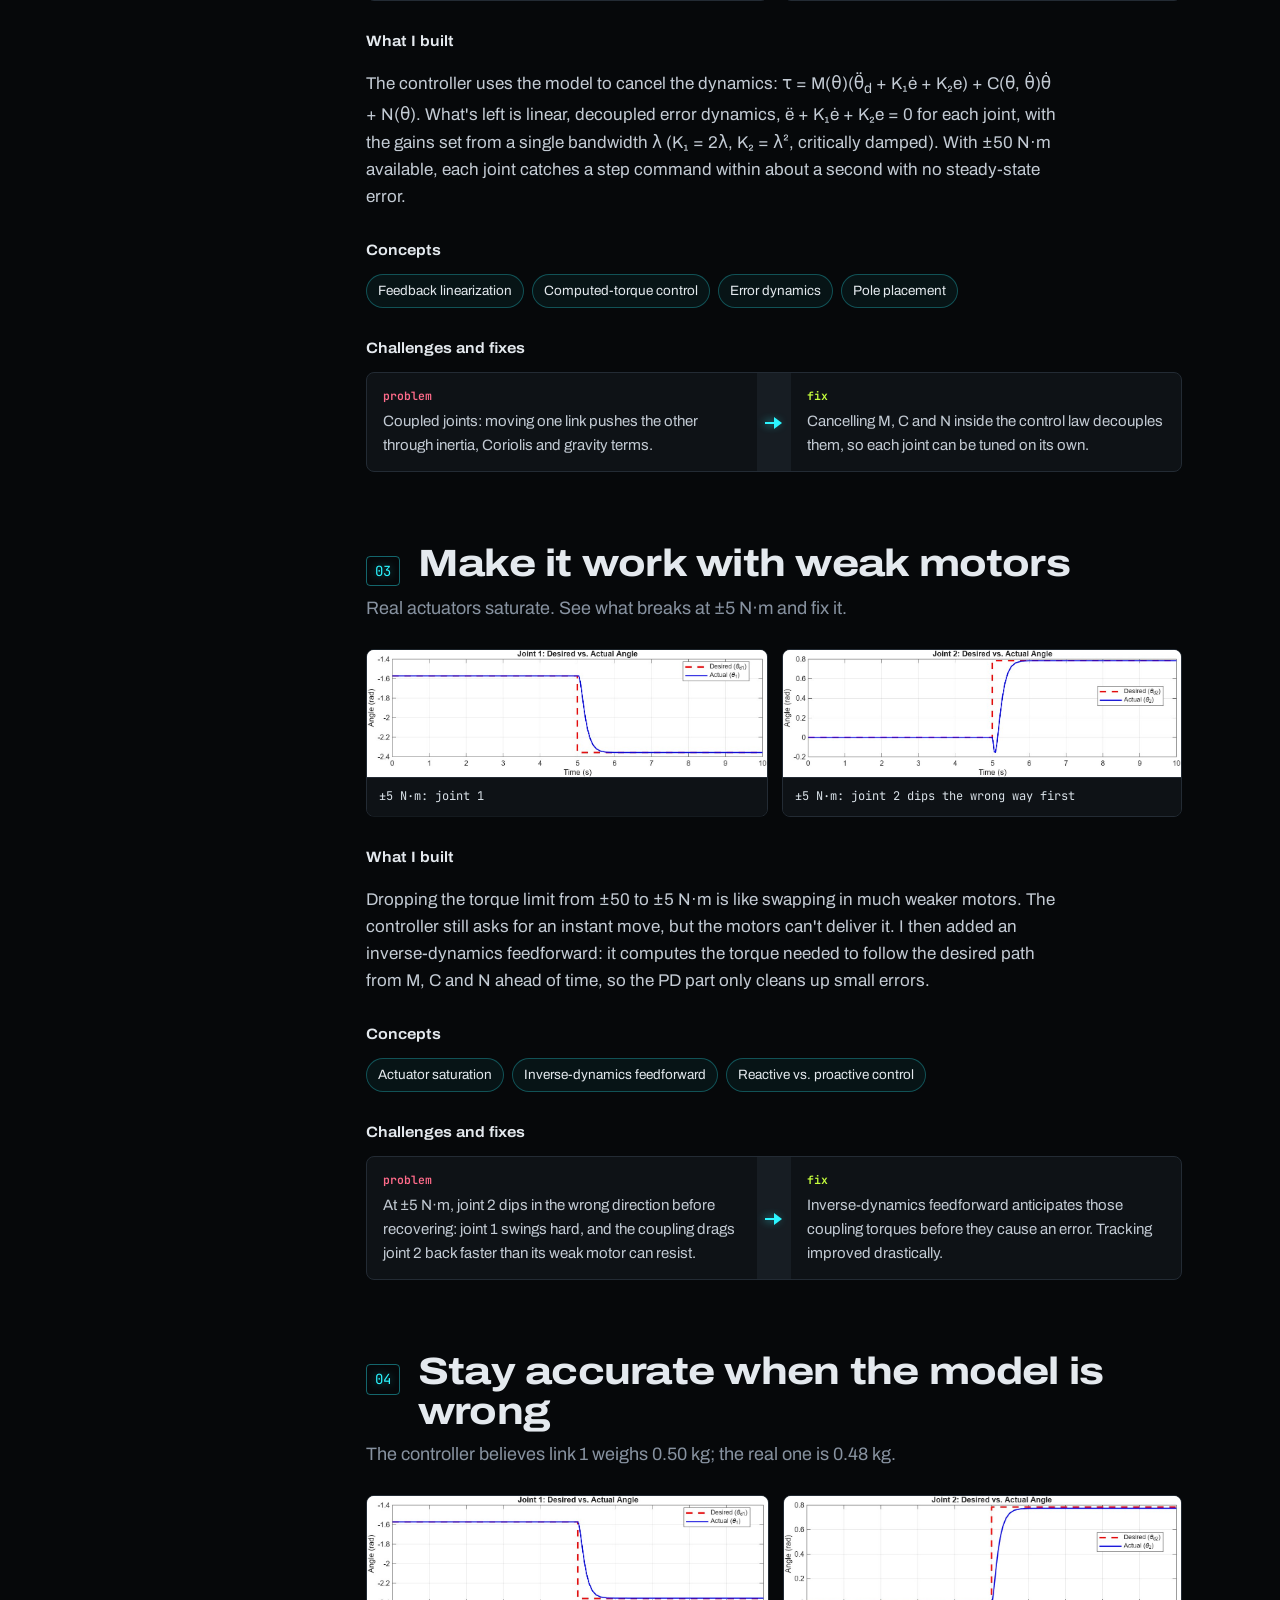
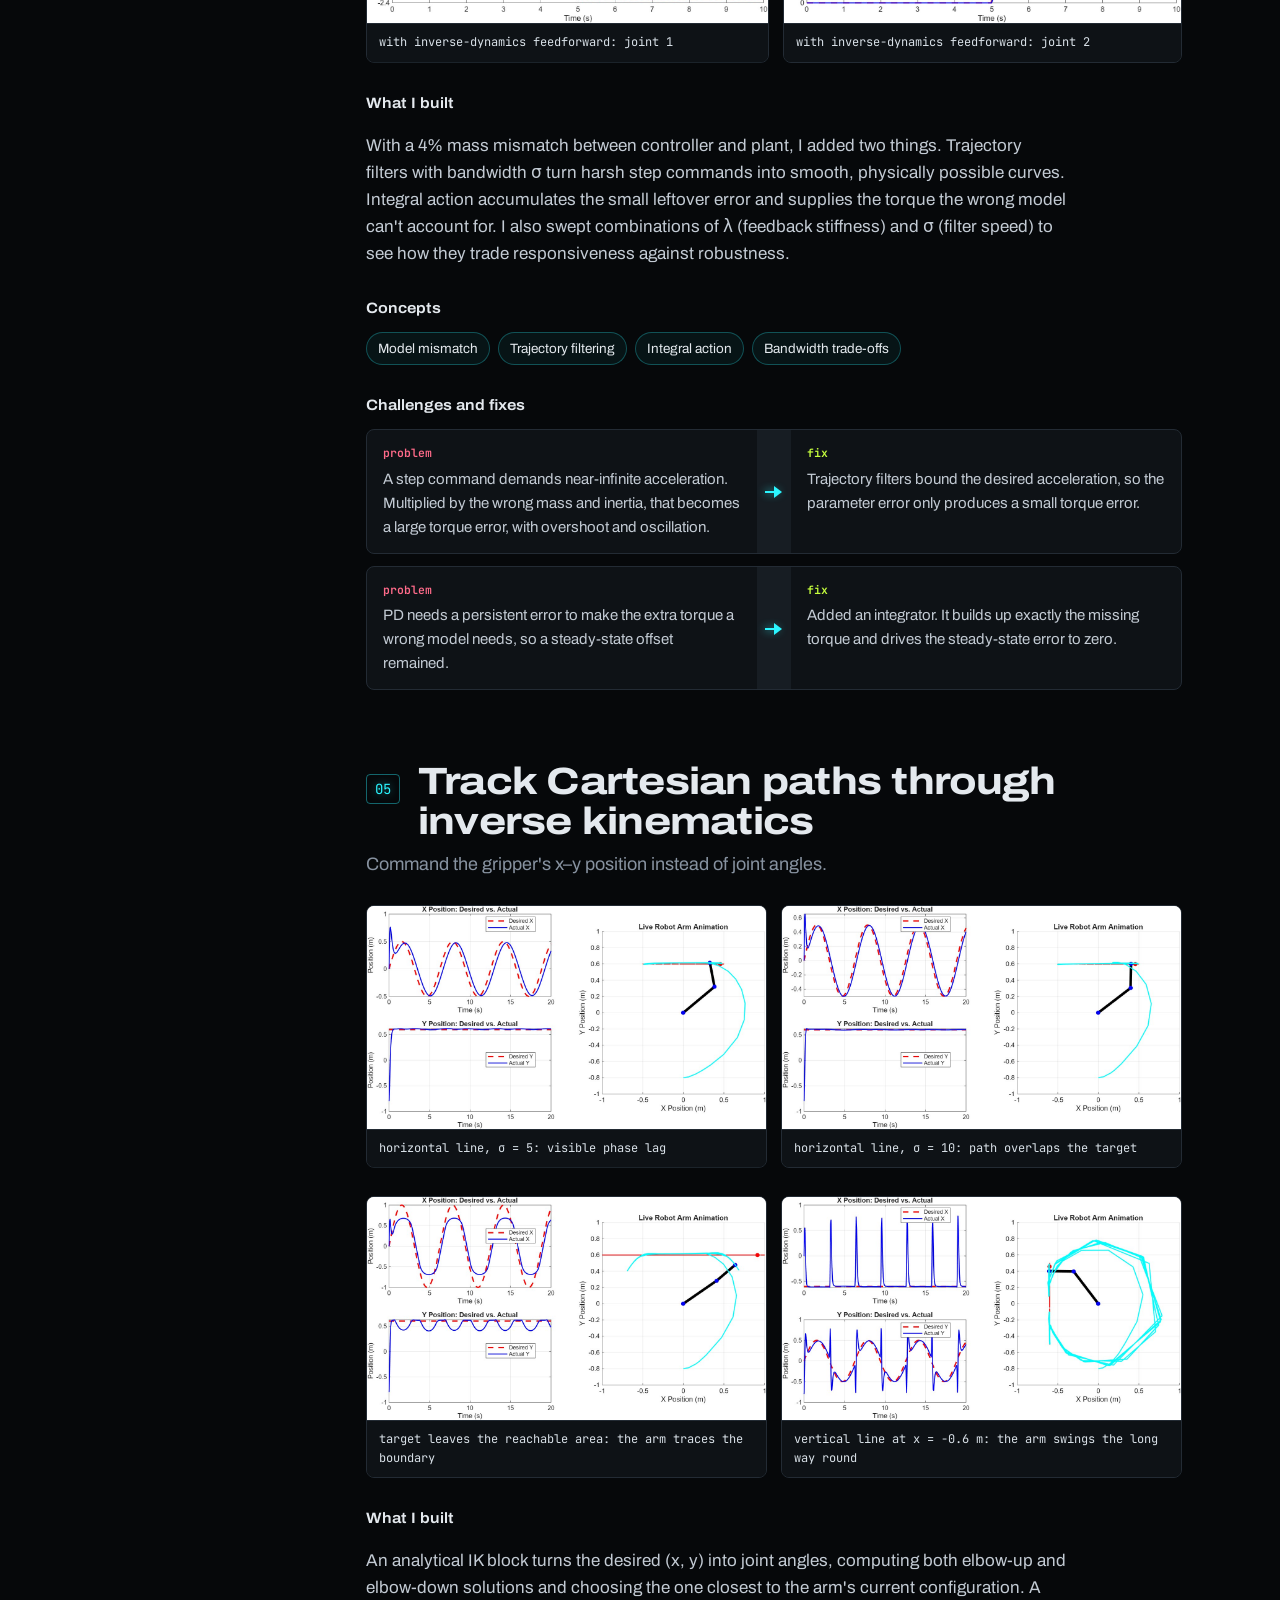
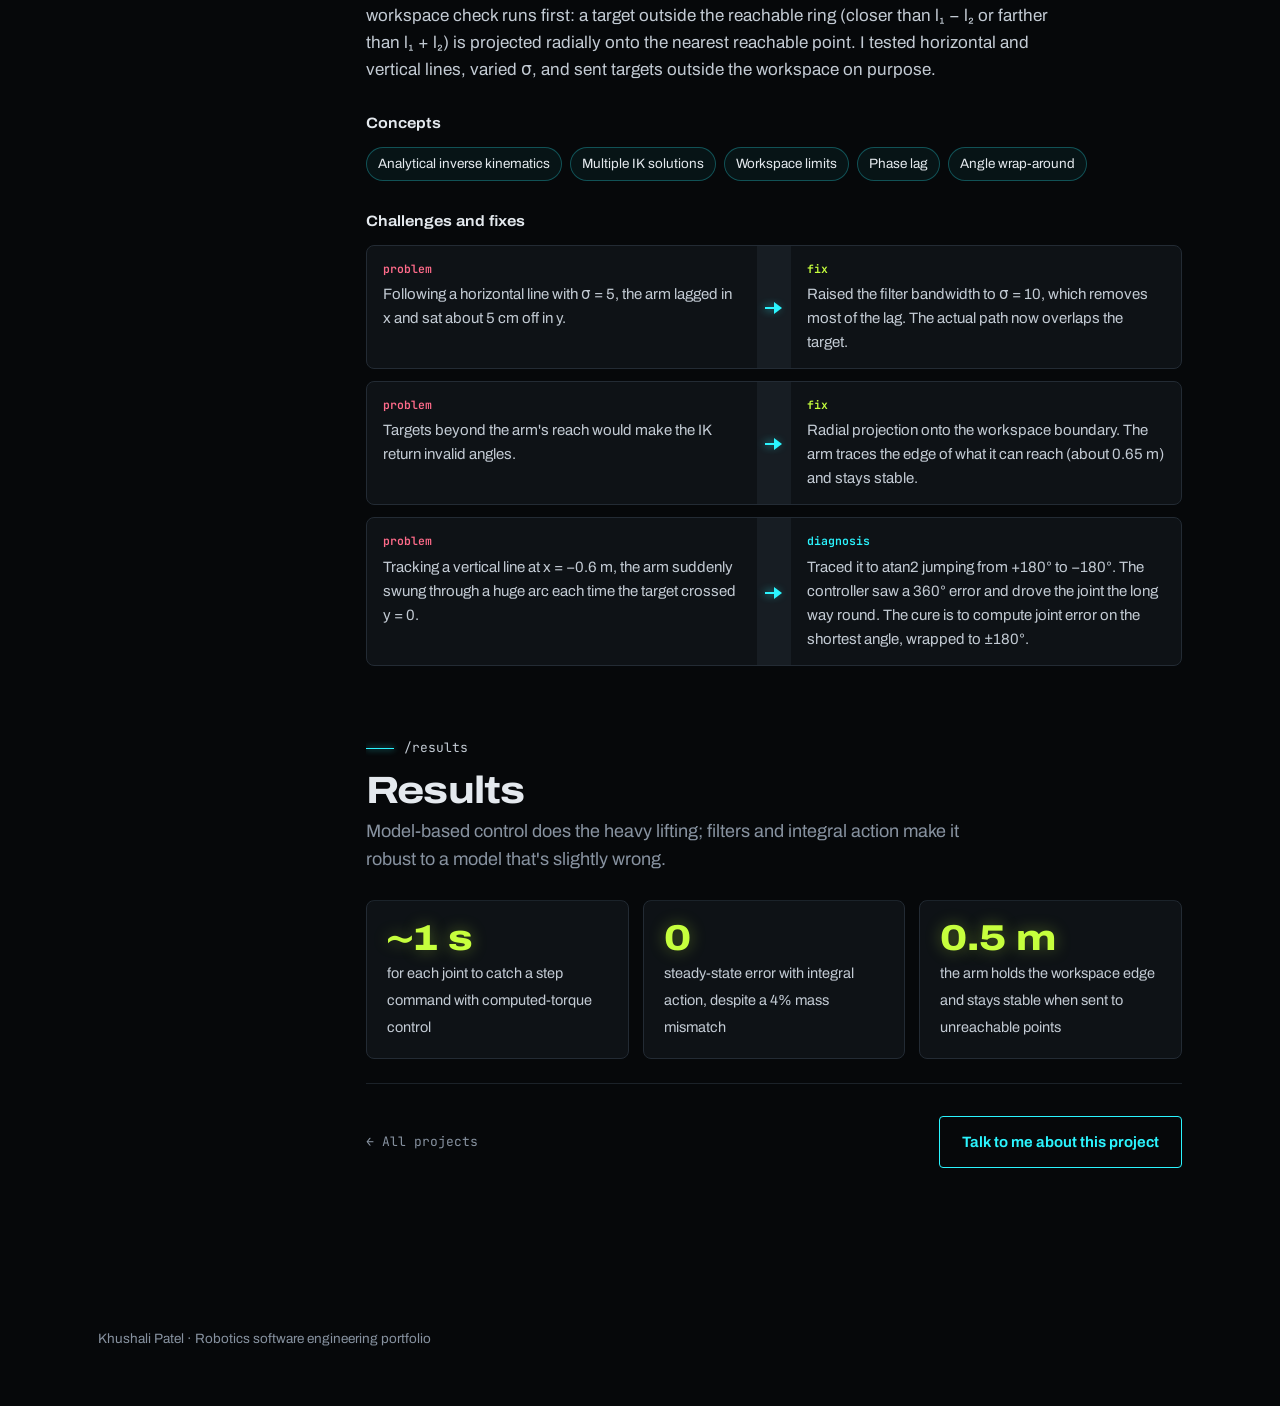
<file: projects/twolink.html>
<!DOCTYPE html>
<html lang="en">
<head>
<meta charset="utf-8">
<meta name="viewport" content="width=device-width, initial-scale=1">
<title>Computed-torque control of a 2-link arm — Khushali Patel</title>
<meta name="description" content="Lagrangian model, computed-torque control, inverse-dynamics feedforward, trajectory filters, integral action and Cartesian tracking with inverse kinematics for a planar 2-link arm in MATLAB/Simulink.">
<link rel="preconnect" href="https://fonts.googleapis.com">
<link rel="preconnect" href="https://fonts.gstatic.com" crossorigin>
<link href="https://fonts.googleapis.com/css2?family=Archivo:wdth,wght@62..125,300..800&family=JetBrains+Mono:wght@400;600&display=swap" rel="stylesheet">
<link rel="stylesheet" href="../css/site.css">
<link rel="stylesheet" href="../css/icons.css">
</head>
<body>
<div class="grid-bg" aria-hidden="true"></div>
<div class="grid-glow" aria-hidden="true"></div>
<ul class="social-rail" aria-label="Contact links"><li><a href="https://github.com/khushali-patel1299" aria-label="GitHub" title="GitHub"><i class="ic ic-github" aria-hidden="true"></i></a></li><li><a href="https://www.linkedin.com/in/khushali-g-patel" aria-label="LinkedIn" title="LinkedIn"><i class="ic ic-linkedin" aria-hidden="true"></i></a></li><li><a href="mailto:khushali.patel1299@gmail.com" aria-label="Email" title="Email"><i class="ic ic-mail" aria-hidden="true"></i></a></li><li><a href="../resume.pdf" aria-label="Résumé (PDF)" title="Résumé (PDF)"><i class="ic ic-doc" aria-hidden="true"></i></a></li></ul>
<div class="page">
<header class="nav">
  <div class="wrap">
    <a class="mark" href="../index.html"><i aria-hidden="true"></i>Khushali Patel</a>
    <div class="nav-right">
    <nav aria-label="Main">
      <ul>
        <li><a href="../index.html#projects">All projects</a></li>
        <li class="hide-sm"><a href="#roadmap">Roadmap</a></li>
        <li class="hide-sm"><a href="#results">Results</a></li>
        <li><a href="../index.html#contact">Contact</a></li>
      </ul>
    </nav>
    <ul class="nav-social"><li class=""><a href="https://github.com/khushali-patel1299" aria-label="GitHub" title="GitHub"><i class="ic ic-github" aria-hidden="true"></i></a></li><li class=""><a href="https://www.linkedin.com/in/khushali-g-patel" aria-label="LinkedIn" title="LinkedIn"><i class="ic ic-linkedin" aria-hidden="true"></i></a></li><li class=""><a href="mailto:khushali.patel1299@gmail.com" aria-label="Email" title="Email"><i class="ic ic-mail" aria-hidden="true"></i></a></li><li class="opt"><a href="../resume.pdf" aria-label="Résumé (PDF)" title="Résumé (PDF)"><i class="ic ic-doc" aria-hidden="true"></i></a></li></ul>
    </div>
  </div>
  <div class="progress" id="progress"></div>
</header>

<main>
  <section class="case-hero">
    <div class="wrap">
      <a class="back" href="../index.html#projects">← All projects</a>
      <p class="topic" style="margin-top:28px">/projects/two-link-arm</p>
      <h1>Computed-torque control of a 2-link arm, from <span class="scr" id="scramble">joints to Cartesian</span></h1>
      <p class="lede">A planar two-link arm is coupled, nonlinear and, left alone, chaotic. I modelled it, then built up its controller one problem at a time: weak motors, a wrong model, and finally tracking straight lines in x–y through inverse kinematics.</p>
      <dl class="facts">
        <div><dt>Course</dt><dd>ME 282, SJSU, Spring 2026</dd></div>
        <div><dt>System</dt><dd>2-link planar arm, 0.5 m and 0.3 m links, torque-controlled joints</dd></div>
        <div><dt>Stack</dt><dd>MATLAB, Simulink, MATLAB function blocks, custom animation</dd></div>
        <div><dt>Outcome</dt><dd>Zero steady-state error under a 4% mass mismatch; stable at the workspace edge</dd></div>
      </dl>
      <div class="fit-row reveal" data-maxh="560">
            <figure class="clip white" data-ar="1288/720"><img src="../assets/twolink/line_sigma10.jpg" width="1288" height="720" alt="Cartesian line tracking with IK and σ = 10: desired (red) vs. actual (blue), with the live arm" loading="lazy"><figcaption>Cartesian line tracking with IK and σ = 10: desired (red) vs. actual (blue), with the live arm</figcaption></figure>
          </div>
    </div>
  </section>

  <section id="roadmap" style="padding-top:48px">
    <div class="wrap">
      <div class="reveal">
        <p class="topic">/roadmap</p>
        <h2>One problem at a time</h2>
        <p class="sub">Each stage keeps the controller from the one before and adds what the new problem needs.</p>
      </div>
      <ol class="roadmap reveal"><li><a href="#stage-1" data-stage-link="stage-1"><span class="node">01</span><h3>Model + chaos</h3><p>Lagrangian dynamics, chaos</p></a></li><li><a href="#stage-2" data-stage-link="stage-2"><span class="node">02</span><h3>Computed torque</h3><p>Cancel the nonlinearities</p></a></li><li><a href="#stage-3" data-stage-link="stage-3"><span class="node">03</span><h3>Weak motors</h3><p>±5 N·m and feedforward</p></a></li><li><a href="#stage-4" data-stage-link="stage-4"><span class="node">04</span><h3>Wrong model</h3><p>Filters and integral action</p></a></li><li><a href="#stage-5" data-stage-link="stage-5"><span class="node">05</span><h3>Cartesian + IK</h3><p>IK, workspace, atan2</p></a></li></ol>
    </div>
  </section>

  <section style="padding-top:40px">
    <div class="wrap stages">
      <ol class="rail" aria-label="Stages"><li><a href="#stage-1" data-stage-link="stage-1"><span>01</span>Model + chaos</a></li><li><a href="#stage-2" data-stage-link="stage-2"><span>02</span>Computed torque</a></li><li><a href="#stage-3" data-stage-link="stage-3"><span>03</span>Weak motors</a></li><li><a href="#stage-4" data-stage-link="stage-4"><span>04</span>Wrong model</a></li><li><a href="#stage-5" data-stage-link="stage-5"><span>05</span>Cartesian + IK</a></li><li><a href="#results" data-stage-link="results"><span>→</span>Results</a></li></ol>
      <div>
        <article class="stage" id="stage-1">
          <div class="reveal">
            <div class="stage-head"><span class="stage-num">01</span><h2>Model the arm, and see why it needs control</h2></div>
            <p class="goal">Equations of motion I can simulate, and a feel for how sensitive this system is.</p>
          </div>
          <div class="fit-row reveal">
            <figure class="clip white" data-ar="1300/521"><img src="../assets/twolink/plant_simulink.jpg" width="1300" height="521" alt="Simulink plant: torque in, joint angles out" loading="lazy"><figcaption>Simulink plant: torque in, joint angles out</figcaption></figure>
            <figure class="clip white" data-ar="992/514"><img src="../assets/twolink/chaos.jpg" width="992" height="514" alt="two nearly identical starts diverge completely" loading="lazy"><figcaption>two nearly identical starts diverge completely</figcaption></figure>
          </div>
          <div class="reveal">
            <h3>What I built</h3>
            <p>I derived the dynamics with Lagrangian mechanics in the standard form M(θ)θ̈ + C(θ, θ̇)θ̇ + N(θ) = τ: an inertia matrix that changes with the elbow angle, Coriolis and centripetal terms, and gravity torques. The plant is a MATLAB function block in Simulink that solves for θ̈, integrated twice, with an animation of the arm drawn from the joint angles.</p><p>With no torque applied the arm is a double pendulum. Starting two simulations a hair apart, the joint angles track each other for a few seconds and then diverge completely: it's chaotic.</p>
            <h3>Concepts</h3>
            <ul class="chips"><li>Lagrangian dynamics</li><li>Inertia, Coriolis and gravity matrices</li><li>Simulink modelling</li><li>Chaos / sensitivity to initial conditions</li></ul>
            <h3>Challenges and fixes</h3>
            <ul class="issues">
              <li class="issue"><div class="p"><b>problem</b><p>A chaotic plant means small model errors or disturbances grow quickly if nothing corrects them.</p></div><div class="arrow" aria-hidden="true"></div>
                <div class="f"><b>fix</b><p>Everything that follows is feedback built on the model, and later stages test exactly what happens when the model is wrong.</p></div></li>
            </ul>
          </div>
        </article>
        <article class="stage" id="stage-2">
          <div class="reveal">
            <div class="stage-head"><span class="stage-num">02</span><h2>Computed-torque control</h2></div>
            <p class="goal">Cancel the arm's nonlinear dynamics so each joint behaves like a simple, tunable second-order system.</p>
          </div>
          <div class="fit-row reveal">
            <figure class="clip white" data-ar="1125/358"><img src="../assets/twolink/step_j1.jpg" width="1125" height="358" alt="joint 1 following a step command" loading="lazy"><figcaption>joint 1 following a step command</figcaption></figure>
            <figure class="clip white" data-ar="1118/359"><img src="../assets/twolink/step_j2.jpg" width="1118" height="359" alt="joint 2 following a step command" loading="lazy"><figcaption>joint 2 following a step command</figcaption></figure>
          </div>
          <div class="reveal">
            <h3>What I built</h3>
            <p>The controller uses the model to cancel the dynamics: τ = M(θ)(θ̈<sub>d</sub> + K₁ė + K₂e) + C(θ, θ̇)θ̇ + N(θ). What's left is linear, decoupled error dynamics, ë + K₁ė + K₂e = 0 for each joint, with the gains set from a single bandwidth λ (K₁ = 2λ, K₂ = λ², critically damped). With ±50 N·m available, each joint catches a step command within about a second with no steady-state error.</p>
            <h3>Concepts</h3>
            <ul class="chips"><li>Feedback linearization</li><li>Computed-torque control</li><li>Error dynamics</li><li>Pole placement</li></ul>
            <h3>Challenges and fixes</h3>
            <ul class="issues">
              <li class="issue"><div class="p"><b>problem</b><p>Coupled joints: moving one link pushes the other through inertia, Coriolis and gravity terms.</p></div><div class="arrow" aria-hidden="true"></div>
                <div class="f"><b>fix</b><p>Cancelling M, C and N inside the control law decouples them, so each joint can be tuned on its own.</p></div></li>
            </ul>
          </div>
        </article>
        <article class="stage" id="stage-3">
          <div class="reveal">
            <div class="stage-head"><span class="stage-num">03</span><h2>Make it work with weak motors</h2></div>
            <p class="goal">Real actuators saturate. See what breaks at ±5 N·m and fix it.</p>
          </div>
          <div class="fit-row reveal">
            <figure class="clip white" data-ar="1125/358"><img src="../assets/twolink/sat_j1.jpg" width="1125" height="358" alt="±5 N·m: joint 1" loading="lazy"><figcaption>±5 N·m: joint 1</figcaption></figure>
            <figure class="clip white" data-ar="1125/359"><img src="../assets/twolink/sat_j2.jpg" width="1125" height="359" alt="±5 N·m: joint 2 dips the wrong way first" loading="lazy"><figcaption>±5 N·m: joint 2 dips the wrong way first</figcaption></figure>
          </div>
          <div class="reveal">
            <h3>What I built</h3>
            <p>Dropping the torque limit from ±50 to ±5 N·m is like swapping in much weaker motors. The controller still asks for an instant move, but the motors can't deliver it. I then added an inverse-dynamics feedforward: it computes the torque needed to follow the desired path from M, C and N ahead of time, so the PD part only cleans up small errors.</p>
            <h3>Concepts</h3>
            <ul class="chips"><li>Actuator saturation</li><li>Inverse-dynamics feedforward</li><li>Reactive vs. proactive control</li></ul>
            <h3>Challenges and fixes</h3>
            <ul class="issues">
              <li class="issue"><div class="p"><b>problem</b><p>At ±5 N·m, joint 2 dips in the wrong direction before recovering: joint 1 swings hard, and the coupling drags joint 2 back faster than its weak motor can resist.</p></div><div class="arrow" aria-hidden="true"></div>
                <div class="f"><b>fix</b><p>Inverse-dynamics feedforward anticipates those coupling torques before they cause an error. Tracking improved drastically.</p></div></li>
            </ul>
          </div>
        </article>
        <article class="stage" id="stage-4">
          <div class="reveal">
            <div class="stage-head"><span class="stage-num">04</span><h2>Stay accurate when the model is wrong</h2></div>
            <p class="goal">The controller believes link 1 weighs 0.50 kg; the real one is 0.48 kg.</p>
          </div>
          <div class="fit-row reveal">
            <figure class="clip white" data-ar="1125/358"><img src="../assets/twolink/ff_j1.jpg" width="1125" height="358" alt="with inverse-dynamics feedforward: joint 1" loading="lazy"><figcaption>with inverse-dynamics feedforward: joint 1</figcaption></figure>
            <figure class="clip white" data-ar="1118/359"><img src="../assets/twolink/ff_j2.jpg" width="1118" height="359" alt="with inverse-dynamics feedforward: joint 2" loading="lazy"><figcaption>with inverse-dynamics feedforward: joint 2</figcaption></figure>
          </div>
          <div class="reveal">
            <h3>What I built</h3>
            <p>With a 4% mass mismatch between controller and plant, I added two things. Trajectory filters with bandwidth σ turn harsh step commands into smooth, physically possible curves. Integral action accumulates the small leftover error and supplies the torque the wrong model can't account for. I also swept combinations of λ (feedback stiffness) and σ (filter speed) to see how they trade responsiveness against robustness.</p>
            <h3>Concepts</h3>
            <ul class="chips"><li>Model mismatch</li><li>Trajectory filtering</li><li>Integral action</li><li>Bandwidth trade-offs</li></ul>
            <h3>Challenges and fixes</h3>
            <ul class="issues">
              <li class="issue"><div class="p"><b>problem</b><p>A step command demands near-infinite acceleration. Multiplied by the wrong mass and inertia, that becomes a large torque error, with overshoot and oscillation.</p></div><div class="arrow" aria-hidden="true"></div>
                <div class="f"><b>fix</b><p>Trajectory filters bound the desired acceleration, so the parameter error only produces a small torque error.</p></div></li><li class="issue"><div class="p"><b>problem</b><p>PD needs a persistent error to make the extra torque a wrong model needs, so a steady-state offset remained.</p></div><div class="arrow" aria-hidden="true"></div>
                <div class="f"><b>fix</b><p>Added an integrator. It builds up exactly the missing torque and drives the steady-state error to zero.</p></div></li>
            </ul>
          </div>
        </article>
        <article class="stage" id="stage-5">
          <div class="reveal">
            <div class="stage-head"><span class="stage-num">05</span><h2>Track Cartesian paths through inverse kinematics</h2></div>
            <p class="goal">Command the gripper's x–y position instead of joint angles.</p>
          </div>
          <div class="fit-row reveal">
            <figure class="clip white" data-ar="1288/720"><img src="../assets/twolink/line_sigma5.jpg" width="1288" height="720" alt="horizontal line, σ = 5: visible phase lag" loading="lazy"><figcaption>horizontal line, σ = 5: visible phase lag</figcaption></figure>
            <figure class="clip white" data-ar="1288/720"><img src="../assets/twolink/line_sigma10.jpg" width="1288" height="720" alt="horizontal line, σ = 10: path overlaps the target" loading="lazy"><figcaption>horizontal line, σ = 10: path overlaps the target</figcaption></figure>
          </div>
          <div class="fit-row reveal">
            <figure class="clip white" data-ar="1288/720"><img src="../assets/twolink/workspace.jpg" width="1288" height="720" alt="target leaves the reachable area: the arm traces the boundary" loading="lazy"><figcaption>target leaves the reachable area: the arm traces the boundary</figcaption></figure>
            <figure class="clip white" data-ar="1288/720"><img src="../assets/twolink/atan2_swing.jpg" width="1288" height="720" alt="vertical line at x = −0.6 m: the arm swings the long way round" loading="lazy"><figcaption>vertical line at x = −0.6 m: the arm swings the long way round</figcaption></figure>
          </div>
          <div class="reveal">
            <h3>What I built</h3>
            <p>An analytical IK block turns the desired (x, y) into joint angles, computing both elbow-up and elbow-down solutions and choosing the one closest to the arm's current configuration. A workspace check runs first: a target outside the reachable ring (closer than l₁ − l₂ or farther than l₁ + l₂) is projected radially onto the nearest reachable point. I tested horizontal and vertical lines, varied σ, and sent targets outside the workspace on purpose.</p>
            <h3>Concepts</h3>
            <ul class="chips"><li>Analytical inverse kinematics</li><li>Multiple IK solutions</li><li>Workspace limits</li><li>Phase lag</li><li>Angle wrap-around</li></ul>
            <h3>Challenges and fixes</h3>
            <ul class="issues">
              <li class="issue"><div class="p"><b>problem</b><p>Following a horizontal line with σ = 5, the arm lagged in x and sat about 5 cm off in y.</p></div><div class="arrow" aria-hidden="true"></div>
                <div class="f"><b>fix</b><p>Raised the filter bandwidth to σ = 10, which removes most of the lag. The actual path now overlaps the target.</p></div></li><li class="issue"><div class="p"><b>problem</b><p>Targets beyond the arm's reach would make the IK return invalid angles.</p></div><div class="arrow" aria-hidden="true"></div>
                <div class="f"><b>fix</b><p>Radial projection onto the workspace boundary. The arm traces the edge of what it can reach (about 0.65 m) and stays stable.</p></div></li><li class="issue"><div class="p"><b>problem</b><p>Tracking a vertical line at x = −0.6 m, the arm suddenly swung through a huge arc each time the target crossed y = 0.</p></div><div class="arrow" aria-hidden="true"></div>
                <div class="f"><b class="found">diagnosis</b><p>Traced it to atan2 jumping from +180° to −180°. The controller saw a 360° error and drove the joint the long way round. The cure is to compute joint error on the shortest angle, wrapped to ±180°.</p></div></li>
            </ul>
          </div>
        </article>
        <article class="stage" id="results" style="padding-bottom:24px">
          <div class="reveal">
            <p class="topic">/results</p>
            <h2>Results</h2>
            <p class="goal">Model-based control does the heavy lifting; filters and integral action make it robust to a model that's slightly wrong.</p>
          </div>
          <div class="stats reveal">
            <div class="stat"><span class="num" data-count="~1 s">~1 s</span><span>for each joint to catch a step command with computed-torque control</span></div>
            <div class="stat"><span class="num" data-count="0">0</span><span>steady-state error with integral action, despite a 4% mass mismatch</span></div>
            <div class="stat"><span class="num" data-count="0.65 m">0.65 m</span><span>the arm holds the workspace edge and stays stable when sent to unreachable points</span></div>
          </div>
          <div class="next reveal">
            <a class="back" href="../index.html#projects">← All projects</a>
            <a class="btn ghost" href="../index.html#contact">Talk to me about this project</a>
          </div>
        </article>
      </div>
    </div>
  </section>
</main>

<footer>
  <div class="wrap">Khushali Patel · Robotics software engineering portfolio</div>
</footer>
</div>
<script src="../js/site.js"></script>
</body>
</html>
</file>
<file: css/site.css>
:root{
    --void:#06080A;      /* page black */
    --carbon:#0E1216;    /* panels */
    --graphite:#171D23;  /* raised surfaces */
    --rule:#232B34;      /* lines */
    --text:#E4E9EE;
    --dim:#8792A0;
    --neon:#2BF5FF;      /* primary neon: cyan */
    --lime:#C6FF3D;      /* secondary neon: live/status */
    --maxw:1140px;
    --mono:"JetBrains Mono",ui-monospace,monospace;
  }
  *{box-sizing:border-box}
  html{scroll-behavior:smooth}
  body{margin:0;background:var(--void);color:var(--text);
    font-family:"Archivo",system-ui,sans-serif;font-size:17px;line-height:1.6;-webkit-font-smoothing:antialiased;overflow-x:hidden}
  ::selection{background:var(--neon);color:var(--void)}
  a{color:var(--neon);text-underline-offset:3px}
  a:focus-visible,button:focus-visible{outline:2px solid var(--neon);outline-offset:3px}

  /* blueprint grid + cursor spotlight */
  .grid-bg,.grid-glow{position:fixed;inset:0;pointer-events:none;z-index:0}
  .grid-bg{background-image:
      linear-gradient(rgba(255,255,255,.035) 1px,transparent 1px),
      linear-gradient(90deg,rgba(255,255,255,.035) 1px,transparent 1px);
    background-size:44px 44px}
  .grid-glow{background-image:
      linear-gradient(rgba(43,245,255,.28) 1px,transparent 1px),
      linear-gradient(90deg,rgba(43,245,255,.28) 1px,transparent 1px);
    background-size:44px 44px;
    -webkit-mask-image:radial-gradient(260px circle at var(--mx,-999px) var(--my,-999px),#000 0%,transparent 70%);
            mask-image:radial-gradient(260px circle at var(--mx,-999px) var(--my,-999px),#000 0%,transparent 70%)}
  .page{position:relative;z-index:1}
  .wrap{max-width:var(--maxw);margin:0 auto;padding:0 28px}

  /* nav */
  header.nav{position:sticky;top:0;z-index:20;background:rgba(6,8,10,.72);backdrop-filter:blur(10px);border-bottom:1px solid var(--rule)}
  header.nav .wrap{display:flex;align-items:center;justify-content:space-between;height:62px}
  .mark{font-weight:760;font-variation-settings:"wdth" 125;color:var(--text);text-decoration:none;display:flex;align-items:center;gap:10px}
  .mark i{width:9px;height:9px;border-radius:50%;background:var(--lime);box-shadow:0 0 10px var(--lime);animation:blink 2.4s infinite}
  @keyframes blink{0%,70%,100%{opacity:1}80%{opacity:.25}}
  nav ul{display:flex;gap:28px;list-style:none;margin:0;padding:0}
  nav a{color:var(--dim);text-decoration:none;font-size:15px;position:relative;transition:color .2s}
  nav a::after{content:"";position:absolute;left:0;right:100%;bottom:-6px;height:2px;background:var(--neon);box-shadow:0 0 8px var(--neon);transition:right .25s}
  nav a:hover,nav a.on{color:var(--text)}
  nav a:hover::after,nav a.on::after{right:0}
  .progress{position:absolute;left:0;bottom:-1px;height:2px;width:100%;transform-origin:0 50%;transform:scaleX(var(--p,0));
    background:var(--neon);box-shadow:0 0 12px var(--neon)}
  @media (max-width:640px){nav ul{gap:16px} nav li.hide-sm{display:none}}

  /* hero */
  .hero{padding:72px 0 64px;min-height:calc(100vh - 62px);display:flex;align-items:center}
  .hero .wrap{display:grid;grid-template-columns:1fr 1.1fr;gap:48px;align-items:center;width:100%}
  @media (max-width:900px){.hero .wrap{grid-template-columns:1fr}.hero{min-height:0}}
  .status{font-family:var(--mono);font-size:13px;color:var(--lime);display:inline-flex;align-items:center;gap:10px;
    border:1px solid rgba(198,255,61,.3);padding:6px 12px;border-radius:99px;margin-bottom:26px}
  .status i{width:7px;height:7px;border-radius:50%;background:var(--lime);box-shadow:0 0 8px var(--lime);animation:blink 1.6s infinite}
  h1{font-variation-settings:"wdth" 125;font-weight:800;font-size:clamp(44px,6.8vw,86px);line-height:.95;letter-spacing:-.03em;margin:0 0 24px}
  h1 .scr{color:var(--neon);text-shadow:0 0 18px rgba(43,245,255,.45)}
  .lede{font-size:19px;color:var(--dim);max-width:40ch;margin:0 0 32px}
  .lede strong{color:var(--text);font-weight:600}
  .ctas{display:flex;flex-wrap:wrap;gap:14px}
  .btn{position:relative;display:inline-block;padding:13px 22px;font-weight:650;font-size:15px;text-decoration:none;border-radius:4px;
    border:1px solid var(--neon);transition:box-shadow .25s,background .25s,color .25s}
  .btn.primary{background:var(--neon);color:var(--void)}
  .btn.primary:hover{box-shadow:0 0 28px rgba(43,245,255,.55)}
  .btn.ghost{color:var(--neon);background:transparent}
  .btn.ghost:hover{background:rgba(43,245,255,.08);box-shadow:inset 0 0 18px rgba(43,245,255,.2)}

  .rig{position:relative;margin:0;background:radial-gradient(120% 90% at 50% 100%,#0F1A1E 0%,var(--carbon) 60%);
    border:1px solid var(--rule);border-radius:12px;overflow:hidden}
  .rig canvas{display:block;width:100%;height:auto;aspect-ratio:5/4;touch-action:none;cursor:crosshair}
  .hud{position:absolute;inset:0;pointer-events:none;font-family:var(--mono);font-size:12px;color:var(--dim)}
  .hud .tl{position:absolute;left:14px;top:12px}
  .hud .tr{position:absolute;right:14px;top:12px;transition:opacity .4s}
  .hud .bl{position:absolute;left:14px;bottom:12px;display:flex;gap:18px;font-variant-numeric:tabular-nums}
  .hud b{color:var(--neon);font-weight:600}
  .hud .live{color:var(--lime)}
  .brk{position:absolute;width:18px;height:18px;border-color:var(--neon);border-style:solid;opacity:.7}
  .brk.a{left:8px;top:8px;border-width:2px 0 0 2px}.brk.b{right:8px;top:8px;border-width:2px 2px 0 0}
  .brk.c{left:8px;bottom:8px;border-width:0 0 2px 2px}.brk.d{right:8px;bottom:8px;border-width:0 2px 2px 0}

  /* sections */
  section{padding:96px 0}
  .topic{font-family:var(--mono);font-size:13px;color:var(--neon);margin:0 0 12px;display:flex;align-items:center;gap:10px}
  .topic::before{content:"";width:28px;height:1px;background:var(--neon);box-shadow:0 0 6px var(--neon)}
  h2{font-variation-settings:"wdth" 118;font-weight:740;font-size:clamp(32px,4.4vw,48px);letter-spacing:-.02em;line-height:1.05;margin:0 0 12px}
  .sub{color:var(--dim);max-width:60ch;margin:0 0 48px}

  /* scan-in reveal */
  .reveal{position:relative;opacity:0;clip-path:inset(0 0 100% 0);transform:translateY(14px);
    transition:clip-path .9s cubic-bezier(.2,.7,.1,1),opacity .5s,transform .9s cubic-bezier(.2,.7,.1,1)}
  .reveal::after{content:"";position:absolute;left:0;right:0;top:0;height:2px;background:var(--neon);box-shadow:0 0 14px var(--neon);
    opacity:0;pointer-events:none}
  .reveal.in{opacity:1;clip-path:inset(0 0 0 0);transform:none}
  .reveal.in::after{animation:scan .9s cubic-bezier(.2,.7,.1,1) forwards}
  @keyframes scan{0%{top:0;opacity:1}85%{opacity:1}100%{top:100%;opacity:0}}

  /* projects */
  .projects{display:grid;gap:28px}
  .project{position:relative;display:grid;grid-template-columns:1fr 1.05fr;gap:36px;padding:28px;background:var(--carbon);
    border:1px solid var(--rule);border-radius:10px;transition:border-color .3s,box-shadow .3s}
  .project:hover{border-color:rgba(43,245,255,.45);box-shadow:0 0 0 1px rgba(43,245,255,.12),0 20px 60px -30px rgba(43,245,255,.35)}
  .project .brk{opacity:0;transition:all .3s}
  .project:hover .brk{opacity:1}
  .project:hover .brk.a{left:-6px;top:-6px}.project:hover .brk.b{right:-6px;top:-6px}
  .project:hover .brk.c{left:-6px;bottom:-6px}.project:hover .brk.d{right:-6px;bottom:-6px}
  @media (max-width:900px){.project{grid-template-columns:1fr;gap:22px;padding:20px}}
  .media{position:relative;aspect-ratio:16/10;border-radius:6px;overflow:hidden;background:var(--graphite);border:1px solid var(--rule);
    display:grid;place-items:center;text-align:center}
  .media img,.media video{width:100%;height:100%;object-fit:cover;display:block}
  .media.empty{color:var(--dim);font-family:var(--mono);font-size:12px;padding:20px;
    background:repeating-linear-gradient(0deg,transparent 0 3px,rgba(255,255,255,.025) 3px 4px),var(--graphite)}
  .media.empty::before{content:"";position:absolute;left:0;right:0;height:40%;top:-40%;
    background:linear-gradient(180deg,transparent,rgba(43,245,255,.12),transparent);animation:sweep 3.2s linear infinite}
  @keyframes sweep{to{top:100%}}
  .media.empty span{position:relative}
  .project h3{font-variation-settings:"wdth" 112;font-weight:720;font-size:25px;line-height:1.15;margin:0 0 6px;letter-spacing:-.01em}
  .project .ctx{font-family:var(--mono);color:var(--dim);font-size:12.5px;margin:0 0 20px;line-height:1.5}
  .pa{display:grid;grid-template-columns:86px 1fr;gap:8px 14px;margin:0 0 20px}
  .pa dt{font-weight:650;font-size:14px;color:var(--neon)}
  .pa dd{margin:0;color:#C3CBD4;font-size:16px}
  .result{display:flex;gap:16px;align-items:center;border-left:2px solid var(--lime);padding:10px 16px;margin:0 0 18px;
    background:linear-gradient(90deg,rgba(198,255,61,.07),transparent)}
  .result .num{font-variation-settings:"wdth" 120;font-weight:800;font-size:30px;color:var(--lime);text-shadow:0 0 16px rgba(198,255,61,.4);white-space:nowrap}
  .result .what{color:#C3CBD4;font-size:14.5px;line-height:1.4}
  .tags{display:flex;flex-wrap:wrap;gap:6px;margin:0 0 16px;padding:0;list-style:none}
  .tags li{font-family:var(--mono);font-size:12px;padding:4px 9px;border:1px solid var(--rule);border-radius:3px;color:var(--dim);transition:all .2s}
  .project:hover .tags li{border-color:rgba(43,245,255,.3);color:var(--text)}
  .links{display:flex;gap:18px;font-weight:650;font-size:15px}

  /* autonomy stack pipeline */
  .pipe{position:relative;display:grid;gap:12px;padding-left:34px}
  .pipe::before{content:"";position:absolute;left:9px;top:8px;bottom:8px;width:2px;background:var(--rule)}
  .pulse{position:absolute;left:5px;width:10px;height:10px;border-radius:50%;background:var(--neon);box-shadow:0 0 14px 3px var(--neon);
    animation:flow 4.5s cubic-bezier(.45,0,.55,1) infinite}
  @keyframes flow{0%{top:0;opacity:0}8%{opacity:1}92%{opacity:1}100%{top:calc(100% - 10px);opacity:0}}
  .layer{position:relative;display:grid;grid-template-columns:200px 1fr 160px;gap:24px;align-items:center;padding:18px 22px;
    background:var(--carbon);border:1px solid var(--rule);border-radius:8px;transition:border-color .25s,transform .25s}
  .layer:hover{border-color:rgba(43,245,255,.45);transform:translateX(4px)}
  .layer::before{content:"";position:absolute;left:-29px;top:50%;width:8px;height:8px;margin-top:-4px;border-radius:50%;
    background:var(--void);border:2px solid var(--dim)}
  .layer:hover::before{border-color:var(--neon);box-shadow:0 0 8px var(--neon)}
  .layer h4{margin:0;font-size:17px;font-weight:700;font-variation-settings:"wdth" 112}
  .layer p{margin:0;color:#B9C2CC;font-size:15px}
  .meter{height:6px;background:var(--graphite);border-radius:3px;overflow:hidden}
  .meter i{display:block;height:100%;width:0;background:linear-gradient(90deg,rgba(43,245,255,.4),var(--neon));box-shadow:0 0 10px var(--neon);
    transition:width 1.4s cubic-bezier(.2,.7,.1,1) .2s}
  .reveal.in .meter i{width:var(--w)}
  @media (max-width:780px){.layer{grid-template-columns:1fr;gap:8px}}
  .flow-note{font-family:var(--mono);font-size:12.5px;color:var(--dim);margin:16px 0 0 34px}

  /* timeline */
  .timeline{position:relative;list-style:none;margin:0;padding:0 0 0 34px}
  .timeline::before,.timeline .fill{content:"";position:absolute;left:9px;top:6px;width:2px;bottom:0;background:var(--rule)}
  .timeline .fill{background:var(--neon);box-shadow:0 0 10px var(--neon);bottom:auto;height:var(--h,0px);transition:height .15s linear}
  .timeline li{position:relative;padding:0 0 40px}
  .timeline li::before{content:"";position:absolute;left:-30px;top:7px;width:12px;height:12px;border-radius:50%;
    background:var(--void);border:2px solid var(--dim);transition:all .35s}
  .timeline li.lit::before{border-color:var(--neon);background:var(--neon);box-shadow:0 0 12px var(--neon)}
  .timeline .when{font-family:var(--mono);font-size:12.5px;color:var(--dim)}
  .timeline li.lit .when{color:var(--neon)}
  .timeline h3{margin:4px 0 6px;font-size:20px;font-weight:700}
  .timeline p{margin:0;color:#B9C2CC;max-width:70ch}

  /* contact */
  .contact{position:relative;border:1px solid rgba(43,245,255,.35);border-radius:14px;padding:56px;overflow:hidden;
    background:radial-gradient(80% 120% at 100% 0%,rgba(43,245,255,.12),transparent 60%),var(--carbon);
    display:grid;grid-template-columns:1.2fr 1fr;gap:36px;align-items:end}
  @media (max-width:780px){.contact{grid-template-columns:1fr;padding:32px}}
  .contact p{color:var(--dim);margin:0;max-width:44ch}
  .contact ul{list-style:none;margin:0;padding:0;display:grid;gap:4px}
  .contact a{display:flex;justify-content:space-between;align-items:center;gap:12px;padding:12px 0;border-bottom:1px solid var(--rule);
    color:var(--text);text-decoration:none;font-weight:600;transition:color .2s,padding .2s}
  .contact a span{font-family:var(--mono);font-size:12px;color:var(--dim)}
  .contact a:hover{color:var(--neon);padding-left:8px}
  footer{padding:40px 0 56px;color:var(--dim);font-size:13.5px}

  @media (prefers-reduced-motion:reduce){
    html{scroll-behavior:auto}
    *,*::before,*::after{animation:none!important;transition:none!important}
    .reveal{opacity:1;clip-path:none;transform:none}
    .reveal .meter i{width:var(--w)}
    .grid-glow{display:none}
  }

/* ---------- case-study links on the homepage ---------- */
.media-link{display:block;text-decoration:none;color:inherit;border-radius:6px}
.media-link:hover .media{border-color:rgba(43,245,255,.5)}
.links .case-link{display:inline-flex;align-items:center;gap:10px;padding:9px 16px;border:1px solid var(--neon);border-radius:4px;
  text-decoration:none;transition:background .2s,box-shadow .2s}
.links .case-link::after{content:"";width:16px;height:1px;background:currentColor;transition:width .2s}
.links .case-link:hover{background:rgba(43,245,255,.08);box-shadow:0 0 18px rgba(43,245,255,.25)}
.links .case-link:hover::after{width:26px}
.links{align-items:center;flex-wrap:wrap}

/* =====================================================================
   CASE STUDY PAGES (projects/*.html)
   ===================================================================== */
.back{font-family:var(--mono);font-size:13px;color:var(--dim);text-decoration:none}
.back:hover{color:var(--neon)}
.case-hero{padding:64px 0 40px}
.case-hero h1{font-size:clamp(38px,5.6vw,68px);max-width:16ch}
.case-hero .lede{max-width:58ch}
.facts{display:grid;grid-template-columns:repeat(4,1fr);gap:0;margin:36px 0 0;border:1px solid var(--rule);border-radius:10px;background:var(--carbon)}
.facts div{padding:16px 20px;border-left:1px solid var(--rule)}
.facts div:first-child{border-left:0}
.facts dt{font-family:var(--mono);font-size:12px;color:var(--dim);margin:0 0 4px}
.facts dd{margin:0;font-size:15px;line-height:1.45}
@media (max-width:860px){.facts{grid-template-columns:1fr 1fr}.facts div:nth-child(3){border-left:0}.facts div:nth-child(n+3){border-top:1px solid var(--rule)}}

/* hero reel: two clips side by side */
.reel{display:grid;grid-template-columns:1.6fr 1fr;gap:16px;margin-top:28px}
@media (max-width:760px){.reel{grid-template-columns:1fr}}

figure.clip{position:relative;margin:0;background:var(--carbon);border:1px solid var(--rule);border-radius:8px;overflow:hidden}
figure.clip video,figure.clip img{display:block;width:100%;height:100%;object-fit:cover;background:#000}
figure.clip.contain video,figure.clip.contain img{object-fit:contain;background:#fff}
figure.clip figcaption{position:absolute;left:0;right:0;bottom:0;padding:22px 12px 9px;font-family:var(--mono);font-size:12px;color:#d9e1e8;
  background:linear-gradient(transparent,rgba(6,8,10,.88))}
figure.clip figcaption b{color:var(--lime);font-weight:600}
figure.clip.static figcaption{position:static;background:var(--carbon);padding:10px 12px}

/* roadmap strip: the whole project at a glance */
.roadmap{position:relative;display:grid;grid-template-columns:repeat(5,1fr);gap:12px;margin:8px 0 0;padding:0;list-style:none}
.roadmap::before{content:"";position:absolute;left:4%;right:4%;top:23px;height:2px;background:var(--rule)}
.roadmap::after{content:"";position:absolute;left:4%;top:23px;height:2px;width:0;background:var(--neon);box-shadow:0 0 10px var(--neon);
  transition:width 1.6s cubic-bezier(.2,.7,.1,1) .2s}
.reveal.in .roadmap::after,.roadmap.reveal.in::after{width:92%}
.roadmap li{position:relative;z-index:1}
.roadmap a{display:block;text-decoration:none;color:var(--text);padding:0 4px}
.roadmap .node{display:grid;place-items:center;width:48px;height:48px;border-radius:50%;background:var(--void);border:2px solid var(--dim);
  font-family:var(--mono);font-size:14px;color:var(--dim);transition:all .3s;margin-bottom:14px}
.roadmap a:hover .node,.roadmap a.on .node{border-color:var(--neon);color:var(--void);background:var(--neon);box-shadow:0 0 16px var(--neon)}
.roadmap h3{margin:0 0 4px;font-size:16px;font-weight:700;font-variation-settings:"wdth" 110;line-height:1.25}
.roadmap p{margin:0;font-size:13.5px;color:var(--dim);line-height:1.45}
.roadmap .reveal-delay{transition-delay:.1s}
@media (max-width:860px){
  .roadmap{grid-template-columns:1fr;gap:18px;padding-left:0}
  .roadmap::before,.roadmap::after{left:23px;right:auto;top:0;bottom:0;width:2px;height:auto}
  .roadmap::after{height:0;transition:height 1.6s cubic-bezier(.2,.7,.1,1) .2s}
  .reveal.in .roadmap::after,.roadmap.reveal.in::after{width:2px;height:100%}
  .roadmap a{display:grid;grid-template-columns:48px 1fr;gap:16px;align-items:start}
  .roadmap .node{margin:0}
}

/* stages: sticky side rail + content */
.stages{position:relative;display:grid;grid-template-columns:220px 1fr;gap:48px}
.rail{position:sticky;top:96px;align-self:start;list-style:none;margin:0;padding:0 0 0 22px;border-left:2px solid var(--rule)}
.rail li{margin:0 0 14px}
.rail a{position:relative;display:block;color:var(--dim);text-decoration:none;font-size:14.5px;line-height:1.35;transition:color .2s}
.rail a::before{content:"";position:absolute;left:-29px;top:4px;width:10px;height:10px;border-radius:50%;background:var(--void);border:2px solid var(--dim);transition:all .25s}
.rail a span{display:block;font-family:var(--mono);font-size:11.5px}
.rail a:hover{color:var(--text)}
.rail a.on{color:var(--text)}
.rail a.on span{color:var(--neon)}
.rail a.on::before{border-color:var(--neon);background:var(--neon);box-shadow:0 0 10px var(--neon)}
@media (max-width:980px){.stages{grid-template-columns:1fr}.rail{display:none}}

.stage{position:relative;padding:0 0 72px;scroll-margin-top:90px}
.stage-head{display:flex;gap:18px;align-items:baseline;margin:0 0 8px}
.stage-num{font-family:var(--mono);font-size:14px;color:var(--neon);border:1px solid rgba(43,245,255,.4);border-radius:4px;padding:3px 8px;
  text-shadow:0 0 10px rgba(43,245,255,.5)}
.stage h2{font-size:clamp(28px,3.4vw,38px);margin:0}
.stage .goal{color:var(--dim);font-size:18px;max-width:62ch;margin:6px 0 26px}
.stage-media{display:grid;grid-template-columns:repeat(auto-fit,minmax(220px,1fr));gap:14px;margin:0 0 28px}
.stage-media .wide{grid-column:span 2}
@media (max-width:620px){.stage-media .wide{grid-column:auto}}
.stage p{max-width:70ch;color:#C3CBD4}
.stage h3{font-size:15px;font-weight:650;color:var(--text);margin:28px 0 12px;font-variation-settings:"wdth" 108}

.chips{display:flex;flex-wrap:wrap;gap:8px;margin:0;padding:0;list-style:none}
.chips li{font-size:13.5px;padding:5px 11px;border-radius:99px;border:1px solid rgba(43,245,255,.28);color:var(--text);background:rgba(43,245,255,.05)}

.issues{display:grid;gap:12px;margin:0;padding:0;list-style:none}
.issue{display:grid;grid-template-columns:1fr 34px 1fr;align-items:stretch;background:var(--carbon);border:1px solid var(--rule);border-radius:8px;overflow:hidden;
  transition:border-color .25s}
.issue:hover{border-color:rgba(43,245,255,.4)}
.issue > div{padding:14px 16px}
.issue .p{border-right:0}
.issue .p b,.issue .f b{display:block;font-family:var(--mono);font-size:11.5px;font-weight:600;margin:0 0 4px}
.issue .p b{color:#FF6B8A}
.issue .f b{color:var(--lime)}
.issue p{margin:0;font-size:15px;color:#C3CBD4}
.issue .arrow{position:relative;padding:0;background:var(--graphite)}
.issue .arrow::before{content:"";position:absolute;left:8px;right:12px;top:50%;height:2px;background:var(--neon);box-shadow:0 0 8px var(--neon)}
.issue .arrow::after{content:"";position:absolute;right:9px;top:calc(50% - 5px);border:6px solid transparent;border-left:8px solid var(--neon);border-right:0}
@media (max-width:700px){.issue{grid-template-columns:1fr}.issue .arrow{height:18px}
  .issue .arrow::before{left:50%;right:auto;top:3px;bottom:5px;width:2px;height:auto}
  .issue .arrow::after{left:calc(50% - 5px);right:auto;top:auto;bottom:-1px;border:6px solid transparent;border-top:8px solid var(--neon);border-bottom:0}}

.stats{display:grid;grid-template-columns:repeat(3,1fr);gap:14px;margin:0 0 24px}
.stat{background:var(--carbon);border:1px solid var(--rule);border-radius:8px;padding:18px 20px}
.stat .num{display:block;font-variation-settings:"wdth" 120;font-weight:800;font-size:36px;line-height:1.1;color:var(--lime);text-shadow:0 0 16px rgba(198,255,61,.35)}
.stat span{color:#C3CBD4;font-size:14.5px}
@media (max-width:700px){.stats{grid-template-columns:1fr}}

.code{font-family:var(--mono);font-size:13px;line-height:1.6;background:var(--carbon);border:1px solid var(--rule);border-left:2px solid var(--neon);
  border-radius:6px;padding:14px 16px;overflow-x:auto;color:#C9D4DE;margin:0 0 8px;white-space:pre}
.note{font-size:14px;color:var(--dim);max-width:70ch}
.next{display:flex;justify-content:space-between;gap:20px;flex-wrap:wrap;align-items:center;border-top:1px solid var(--rule);padding:32px 0 0;margin-top:24px}
.stage code,.issue code{font-family:var(--mono);font-size:.86em;color:var(--neon);background:rgba(43,245,255,.07);padding:1px 5px;border-radius:3px}
.stage ol b{color:var(--text)}
.stage-media figure.clip{height:360px}
.stage-media.solo{grid-template-columns:minmax(0,420px)}
.reel figure.clip{height:440px}
@media (max-width:620px){.stage-media figure.clip{height:300px}.reel figure.clip{height:340px}}
.stages > div{min-width:0}
@media (max-width:860px){.roadmap .node{grid-row:1 / span 2}.roadmap h3,.roadmap p{grid-column:2}}

/* =====================================================================
   v4: rotating role line, social rail, card grid, icon tags, grid parallax
   ===================================================================== */
.grid-bg,.grid-glow{will-change:background-position}

/* hero intro + rotating role */
.hello{font-size:20px;color:var(--text);margin:0 0 10px;font-weight:500}
.hero h1{min-height:1.95em}
.rot{color:var(--neon);text-shadow:0 0 18px rgba(43,245,255,.45);white-space:nowrap}
.rot::after{content:"";display:inline-block;width:.08em;height:.8em;margin-left:.08em;background:var(--neon);vertical-align:-.05em;
  box-shadow:0 0 10px var(--neon);animation:blink 1s steps(1) infinite}
@media (max-width:640px){.rot{white-space:normal}}

/* social: fixed side rail on wide screens, icon buttons in the nav otherwise */
.social-rail{position:fixed;left:26px;bottom:0;z-index:15;display:none;flex-direction:column;align-items:center;gap:18px;margin:0;padding:0;list-style:none}
.social-rail::after{content:"";width:1px;height:90px;background:linear-gradient(var(--dim),transparent 0%),var(--rule);margin-top:4px}
.social-rail a,.nav-social a{display:grid;place-items:center;color:var(--dim);transition:color .2s,transform .2s,filter .2s}
.social-rail a{width:34px;height:34px;font-size:20px}
.social-rail a:hover,.nav-social a:hover{color:var(--neon);transform:translateY(-3px);filter:drop-shadow(0 0 6px rgba(43,245,255,.7))}
.nav-right{display:flex;align-items:center;gap:26px}
.nav-social{display:flex;gap:6px;margin:0;padding:0 0 0 20px;list-style:none;border-left:1px solid var(--rule)}
.nav-social a{width:32px;height:32px;font-size:17px}
@media (min-width:1300px){.social-rail{display:flex}.nav-social{display:none}}
@media (max-width:640px){.nav-right{gap:12px}.nav-social{padding-left:10px}.nav-social li.opt{display:none}}

/* project cards: equal-height grid */
.projects.grid{display:grid;grid-template-columns:1fr 1fr;gap:26px}
@media (max-width:880px){.projects.grid{grid-template-columns:1fr}}
.card{position:relative;display:flex;flex-direction:column;background:var(--carbon);border:1px solid var(--rule);border-radius:12px;
  transition:border-color .3s,box-shadow .3s,transform .3s}
.card:hover{border-color:rgba(43,245,255,.45);box-shadow:0 0 0 1px rgba(43,245,255,.1),0 24px 60px -32px rgba(43,245,255,.4);transform:translateY(-3px)}
.card .brk{opacity:0;transition:all .3s}
.card:hover .brk{opacity:1}
.card:hover .brk.a{left:-6px;top:-6px}.card:hover .brk.b{right:-6px;top:-6px}
.card:hover .brk.c{left:-6px;bottom:-6px}.card:hover .brk.d{right:-6px;bottom:-6px}
.card .media{aspect-ratio:16/9;border:0;border-bottom:1px solid var(--rule);border-radius:12px 12px 0 0}
.card .media-link{border-radius:12px 12px 0 0}
.card-body{display:flex;flex-direction:column;flex:1;padding:22px 24px 24px}
.cat{font-family:var(--mono);font-size:12px;color:var(--neon);margin:0 0 10px}
.card h3{font-variation-settings:"wdth" 110;font-weight:720;font-size:22px;line-height:1.2;margin:0 0 6px;letter-spacing:-.01em}
.card .ctx{font-family:var(--mono);color:var(--dim);font-size:12px;margin:0 0 14px;line-height:1.5}
.card .summary{color:#C3CBD4;font-size:15.5px;margin:0 0 16px}
.card .result{margin:0 0 16px;padding:8px 14px}
.card .result .num{font-size:24px}
.card .result .what{font-size:13.5px}
.card .tags{gap:6px;margin:0 0 18px}
.card .tags li{display:inline-flex;align-items:center;gap:6px}
.card .tags .ic{font-size:13px;color:var(--neon);opacity:.85}
.card details{margin:0 0 16px;border-top:1px solid var(--rule);padding-top:12px}
.card summary{cursor:pointer;font-size:14px;color:var(--dim);list-style:none;display:flex;align-items:center;gap:8px}
.card summary::-webkit-details-marker{display:none}
.card summary::before{content:"+";font-family:var(--mono);color:var(--neon);width:14px}
.card details[open] summary::before{content:"−"}
.card summary:hover{color:var(--text)}
.card details .pa{margin:12px 0 0}
.card details .pa dd{font-size:15px}
.card .links{margin-top:auto}
/* odd card out spans the row, media beside text */
@media (min-width:881px){
  .projects.grid > .card:last-child:nth-child(odd){grid-column:1/-1;flex-direction:row}
  .projects.grid > .card:last-child:nth-child(odd) > .media,.projects.grid > .card:last-child:nth-child(odd) > .media-link{flex:0 0 48%}
  .projects.grid > .card:last-child:nth-child(odd) .media{height:100%;aspect-ratio:auto;min-height:280px;border-radius:12px 0 0 12px;border-bottom:0;border-right:1px solid var(--rule)}
}

/* icons in contact list */
.contact a .lbl{display:inline-flex;align-items:center;gap:12px}
.contact a .ic{font-size:18px;color:var(--neon)}
.contact a span.lbl{font-family:inherit;font-size:inherit;color:inherit}
.links a{display:inline-flex;align-items:center;gap:7px}
/* hero: headline spans the full width, lede + arm below */
.hero .wrap{grid-template-columns:minmax(0,1fr) minmax(0,1.1fr)}
.hero-head{grid-column:1/-1}
.hero-head h1{font-size:clamp(40px,5.8vw,84px);min-height:1.95em;margin-bottom:8px}
.hero .rot{white-space:normal}
@media (max-width:900px){.hero .wrap{grid-template-columns:1fr}.hero-head h1{min-height:2.9em}}
/* cards without a demo clip yet: a short band, not a big empty box */
.card .media.band{aspect-ratio:auto;height:120px;display:flex;align-items:center;justify-content:center;gap:14px;flex-direction:column}
.card .media.band .ic{font-size:38px;color:var(--neon);opacity:.55;filter:drop-shadow(0 0 10px rgba(43,245,255,.5));position:relative}
.card .media.band span{font-size:11.5px;opacity:.7}
@media (min-width:881px){.projects.grid > .card:last-child:nth-child(odd) .media.band{min-height:0;height:auto}}
.hero .wrap{align-items:start}.hero{align-items:flex-start}
.mark{white-space:nowrap}
@media (max-width:640px){nav ul li:last-child{display:none}}

/* experience / education cards */
.orgs{display:grid;grid-template-columns:repeat(3,1fr);gap:22px}
@media (max-width:900px){.orgs{grid-template-columns:1fr 1fr}}
@media (max-width:600px){.orgs{grid-template-columns:1fr}}
.org{position:relative;display:flex;flex-direction:column;background:var(--carbon);border:1px solid var(--rule);border-radius:12px;overflow:hidden;
  transition:border-color .3s,transform .3s,box-shadow .3s}
.org:hover{border-color:rgba(43,245,255,.45);transform:translateY(-3px);box-shadow:0 22px 50px -30px rgba(43,245,255,.4)}
.org-logo{height:150px;display:grid;place-items:center;border-bottom:1px solid var(--rule);
  background:radial-gradient(80% 120% at 50% 0%,rgba(43,245,255,.10),transparent 70%),
    repeating-linear-gradient(0deg,transparent 0 21px,rgba(255,255,255,.03) 21px 22px),
    repeating-linear-gradient(90deg,transparent 0 21px,rgba(255,255,255,.03) 21px 22px),var(--graphite)}
.org-logo span{font-variation-settings:"wdth" 125;font-weight:800;font-size:30px;letter-spacing:.02em;text-align:center;line-height:1.05;max-width:8ch;
  color:var(--neon);text-shadow:0 0 18px rgba(43,245,255,.5)}
.org-logo.has-img{background:#E9EDF1}
.org-logo img{max-width:70%;max-height:110px;object-fit:contain}
.org-body{display:flex;flex-direction:column;flex:1;padding:20px 22px 22px}
.org .when{font-family:var(--mono);font-size:12px;color:var(--dim);margin:0 0 8px}
.org h3{margin:0 0 2px;font-size:20px;font-weight:720;font-variation-settings:"wdth" 110;line-height:1.2}
.org .role{margin:0 0 12px;color:var(--neon);font-size:14.5px}
.org .blurb{margin:0 0 20px;color:#C3CBD4;font-size:15px}
.org-btn{margin-top:auto;align-self:flex-start;font:inherit;font-size:14px;font-weight:600;color:var(--text);background:var(--graphite);
  border:1px solid var(--rule);border-radius:6px;padding:8px 16px;cursor:pointer;transition:all .2s}
.org-btn:hover{border-color:var(--neon);color:var(--neon);box-shadow:0 0 14px rgba(43,245,255,.25)}
.org-btn:focus-visible{outline:2px solid var(--neon);outline-offset:3px}

.org-dialog{max-width:620px;width:calc(100% - 32px);background:var(--carbon);color:var(--text);border:1px solid rgba(43,245,255,.4);border-radius:14px;
  padding:28px;box-shadow:0 30px 80px -20px rgba(43,245,255,.3)}
.org-dialog::backdrop{background:rgba(3,5,7,.72);backdrop-filter:blur(4px)}
.org-dialog[open]{animation:pop .25s cubic-bezier(.2,.7,.1,1)}
@keyframes pop{from{opacity:0;transform:translateY(10px) scale(.98)}to{opacity:1;transform:none}}
.od-head{display:flex;gap:18px;align-items:center;margin:0 0 18px}
.od-logo{flex:none;width:76px;height:76px;border-radius:10px;display:grid;place-items:center;background:var(--graphite);border:1px solid var(--rule);overflow:hidden}
.od-logo span{font-variation-settings:"wdth" 125;font-weight:800;font-size:13px;color:var(--neon);text-align:center;line-height:1.1;max-width:7ch}
.od-logo.has-img{background:#E9EDF1}.od-logo img{max-width:80%;max-height:80%}
.org-dialog h3{margin:0;font-size:22px}
.od-meta{margin:2px 0 0;color:var(--dim);font-family:var(--mono);font-size:12.5px}
.org-dialog ul{margin:0 0 22px;padding-left:20px;color:#C3CBD4}
.org-dialog li{margin:0 0 8px}
.org-dialog li::marker{color:var(--neon)}

/* =====================================================================
   v5: media at true proportions. A .fit-row lays figures side by side with
   column widths proportional to their aspect ratios, so every item in the row
   has the same height and nothing is cropped. (Columns are set in site.js.)
   ===================================================================== */
.fit-row{display:grid;gap:14px;align-items:start;margin:0 0 28px;grid-template-columns:repeat(auto-fit,minmax(200px,1fr))}
.fit-row figure.clip{height:auto;margin:0}
.fit-row figure.clip > video,.fit-row figure.clip > img,.media-row figure > video,.media-row figure > img{display:block;width:100%;height:auto;aspect-ratio:var(--ar);object-fit:cover;background:#000}
.fit-row figure.clip.white > img{background:#fff;object-fit:contain}
.fit-row figure.clip figcaption{position:static;background:var(--carbon);padding:9px 12px;border-top:1px solid var(--rule)}
.case-hero .fit-row{margin-top:28px}
@media (max-width:620px){.fit-row{grid-template-columns:1fr !important}}

/* project card media: one or more clips side by side at true proportions */
.card .media-row{display:grid;gap:2px;background:var(--rule);border-bottom:1px solid var(--rule);border-radius:12px 12px 0 0;overflow:hidden}
.card .media-row figure{position:relative;margin:0;background:#000}
.card .media-row figure.white{background:#fff}
.card .media-row figure.white img{object-fit:contain;background:#fff}
.card .media-row figcaption{position:absolute;left:10px;top:10px;font-family:var(--mono);font-size:11px;color:var(--lime);
  background:rgba(6,8,10,.78);border:1px solid rgba(198,255,61,.35);padding:3px 8px;border-radius:3px}
/* featured (case study) projects run the full width: media left, text right */
.projects.grid > .card.feature{grid-column:1/-1}
@media (min-width:881px){
  .card.feature{display:grid;grid-template-columns:minmax(0,1.25fr) minmax(0,1fr);align-items:stretch}
  .card.feature > .media-link,.card.feature > .media-row{display:flex;align-items:center;background:#050709;border-right:1px solid var(--rule);border-radius:12px 0 0 12px;overflow:hidden}
  .card.feature > .media-link > .media-row,.card.feature > .media-row{width:100%;border-radius:0;border-bottom:0}
  .card.feature .card-body{padding:28px 30px}
  .card.feature h3{font-size:26px}
  .projects.grid > .card.feature:last-child:nth-child(odd){flex-direction:initial}
}
.issue .f b.found,.issue .f b:is(.found){color:var(--neon)}

/* about + portrait slot */
.about{display:grid;grid-template-columns:minmax(0,340px) minmax(0,1fr);gap:56px;align-items:center}
@media (max-width:820px){.about{grid-template-columns:1fr;gap:32px}.portrait{max-width:320px}}
.about p{color:#C3CBD4;max-width:62ch}
.portrait{position:relative;margin:0;aspect-ratio:4/5;border-radius:12px;background:var(--carbon);border:1px solid var(--rule)}
.portrait img{display:block;width:100%;height:100%;object-fit:cover;border-radius:12px;filter:saturate(.95) contrast(1.02)}
.portrait::after{content:"";position:absolute;inset:0;border-radius:12px;box-shadow:inset 0 0 0 1px rgba(43,245,255,.25),0 30px 70px -40px rgba(43,245,255,.5);pointer-events:none}
.portrait .brk{opacity:.9}
.portrait .brk.a{left:-8px;top:-8px}.portrait .brk.b{right:-8px;top:-8px}.portrait .brk.c{left:-8px;bottom:-8px}.portrait .brk.d{right:-8px;bottom:-8px}
.portrait-empty{display:none}
.portrait.empty .portrait-empty{position:absolute;inset:0;display:flex;flex-direction:column;align-items:center;justify-content:center;gap:14px;text-align:center;
  font-family:var(--mono);font-size:12px;color:var(--dim);
  background:repeating-linear-gradient(0deg,transparent 0 21px,rgba(255,255,255,.03) 21px 22px),repeating-linear-gradient(90deg,transparent 0 21px,rgba(255,255,255,.03) 21px 22px)}
.portrait.empty .portrait-empty .ic{font-size:54px;color:var(--neon);opacity:.5;filter:drop-shadow(0 0 10px rgba(43,245,255,.5))}
.about-facts{list-style:none;margin:22px 0 0;padding:0;display:grid;gap:10px}
.about-facts li{display:grid;grid-template-columns:110px 1fr;gap:14px;font-size:15px}
.about-facts b{font-family:var(--mono);font-size:12px;font-weight:600;color:var(--neon);padding-top:3px}
.about-facts span{color:#C3CBD4}
/* card media labels: a little larger, readable over video */
.card .media-row figcaption{font-size:12px;padding:4px 9px;max-width:calc(100% - 20px);line-height:1.35}
/* stacked media rows inside a card */
.card .media-stack{display:flex;flex-direction:column;gap:2px;background:var(--rule);width:100%;border-radius:12px 12px 0 0;overflow:hidden;border-bottom:1px solid var(--rule)}
.card .media-stack .media-row{border-radius:0;border-bottom:0}
@media (min-width:881px){.card.feature > .media-link > .media-stack{border-radius:0;border-bottom:0}}
.card .media-row figure[data-ar="480/480"] figcaption{font-size:10.5px;padding:2px 6px;left:6px;top:6px}
/* a tall clip beside stacked media rows */
.card .media-split{display:grid;gap:2px;background:var(--rule);width:100%;align-items:stretch}
.card .media-split > .media-row,.card .media-split > .media-stack{border-radius:0;border-bottom:0}
.card .media-split > .media-row{height:100%}
.card .media-split > .media-row figure{height:100%}
.card .media-split > .media-row figure video{height:100%;object-fit:cover}
/* real logos: each tile takes the logo's own background colour */
.org-logo.has-img img{max-width:78%;max-height:126px}
.od-logo.has-img img{max-width:88%;max-height:88%}
/* code panel as card media, for projects without a clip */
.card .media.code-media{aspect-ratio:auto;display:block;text-align:left;background:#05080b;border-bottom:1px solid var(--rule);border-radius:12px 12px 0 0;padding:0;overflow:auto}
.code-media .code-file{display:block;font-family:var(--mono);font-size:11.5px;color:var(--dim);padding:10px 18px;border-bottom:1px solid var(--rule);background:var(--carbon)}
.code-media pre{margin:0;padding:16px 18px 18px;font-family:var(--mono);font-size:12.5px;line-height:1.65;color:#C9D4DE;white-space:pre}
.code-media .c{color:#5f6b78}.code-media .k{color:var(--neon)}.code-media .n{color:var(--lime)}
@media (min-width:881px){.projects.grid > .card:last-child:nth-child(odd) .media.code-media{border-radius:12px 0 0 12px;border-bottom:0;border-right:1px solid var(--rule);display:flex;flex-direction:column;justify-content:center;min-height:0;height:auto}}
.projects.grid > .card{min-width:0}
.card .media.code-media{max-width:100%;min-width:0}
@media (min-width:881px){
  .projects.grid > .card:last-child:nth-child(odd) .media.code-media{justify-content:flex-start;align-items:stretch}
  .projects.grid > .card:last-child:nth-child(odd) .code-media pre{margin:auto 0}
}
@media (max-width:640px){.code-media pre{font-size:11px;padding:14px}}

/* scan line: animate transform, not 'top', so the reveal never triggers layout */
@keyframes scan{0%{transform:translateY(0);opacity:1}85%{opacity:1}100%{transform:translateY(var(--sh,400px));opacity:0}}
.rig-note{margin:12px 2px 0;font-size:14px;color:var(--dim);line-height:1.5}
.rig-note a{color:var(--neon)}

/* ask-an-AI prompt */
.ask-ai{margin-top:22px;display:grid;grid-template-columns:minmax(0,1fr) minmax(0,1.25fr);gap:28px;align-items:center;
  border:1px dashed rgba(43,245,255,.35);border-radius:14px;padding:28px 32px;background:rgba(14,18,22,.6)}
@media (max-width:780px){.ask-ai{grid-template-columns:1fr;padding:24px}}
.ask-ai h3{margin:0 0 6px;font-size:22px;font-weight:720;font-variation-settings:"wdth" 110}
.ask-ai p{margin:0;color:var(--dim);font-size:15px}
.ask-box{display:flex;flex-direction:column;gap:12px;align-items:flex-start}
.ask-box code{display:block;width:100%;font-family:var(--mono);font-size:13.5px;line-height:1.6;color:var(--text);background:var(--void);
  border:1px solid var(--rule);border-left:2px solid var(--neon);border-radius:6px;padding:14px 16px;user-select:all}
.ask-copy{font:inherit;font-size:14px;font-weight:650;color:var(--void);background:var(--neon);border:0;border-radius:4px;padding:9px 16px;cursor:pointer;
  transition:box-shadow .2s}
.ask-copy:hover{box-shadow:0 0 22px rgba(43,245,255,.55)}
</file>
<file: css/icons.css>
/* Brand icons: devicon (MIT). Generic icons: drawn for this site. Used as CSS masks so they take the text colour. */
.ic{display:inline-block;flex:none;width:1em;height:1em;background:currentColor;-webkit-mask:var(--m) center/contain no-repeat;mask:var(--m) center/contain no-repeat;vertical-align:-0.15em}
.ic-python{--m:url("[data-uri]")}
.ic-cplusplus{--m:url("[data-uri]")}
.ic-c{--m:url("[data-uri]")}
.ic-ros{--m:url("[data-uri]")}
.ic-matlab{--m:url("[data-uri]")}
.ic-linux{--m:url("[data-uri]")}
.ic-git{--m:url("[data-uri]")}
.ic-docker{--m:url("[data-uri]")}
.ic-opencv{--m:url("[data-uri]")}
.ic-pytorch{--m:url("[data-uri]")}
.ic-arduino{--m:url("[data-uri]")}
.ic-numpy{--m:url("[data-uri]")}
.ic-linkedin{--m:url("[data-uri]")}
.ic-github{--m:url("[data-uri]")}
.ic-raspberrypi{--m:url("[data-uri]")}
.ic-ubuntu{--m:url("[data-uri]")}
.ic-cube{--m:url("[data-uri]")}
.ic-wave{--m:url("[data-uri]")}
.ic-chip{--m:url("[data-uri]")}
.ic-eye{--m:url("[data-uri]")}
.ic-spark{--m:url("[data-uri]")}
.ic-arm{--m:url("[data-uri]")}
.ic-route{--m:url("[data-uri]")}
.ic-touch{--m:url("[data-uri]")}
.ic-axes{--m:url("[data-uri]")}
.ic-mail{--m:url("[data-uri]")}
.ic-doc{--m:url("[data-uri]")}
.ic-dot{--m:url("[data-uri]")}
.ic-bus{--m:url("[data-uri]")}
</file>
